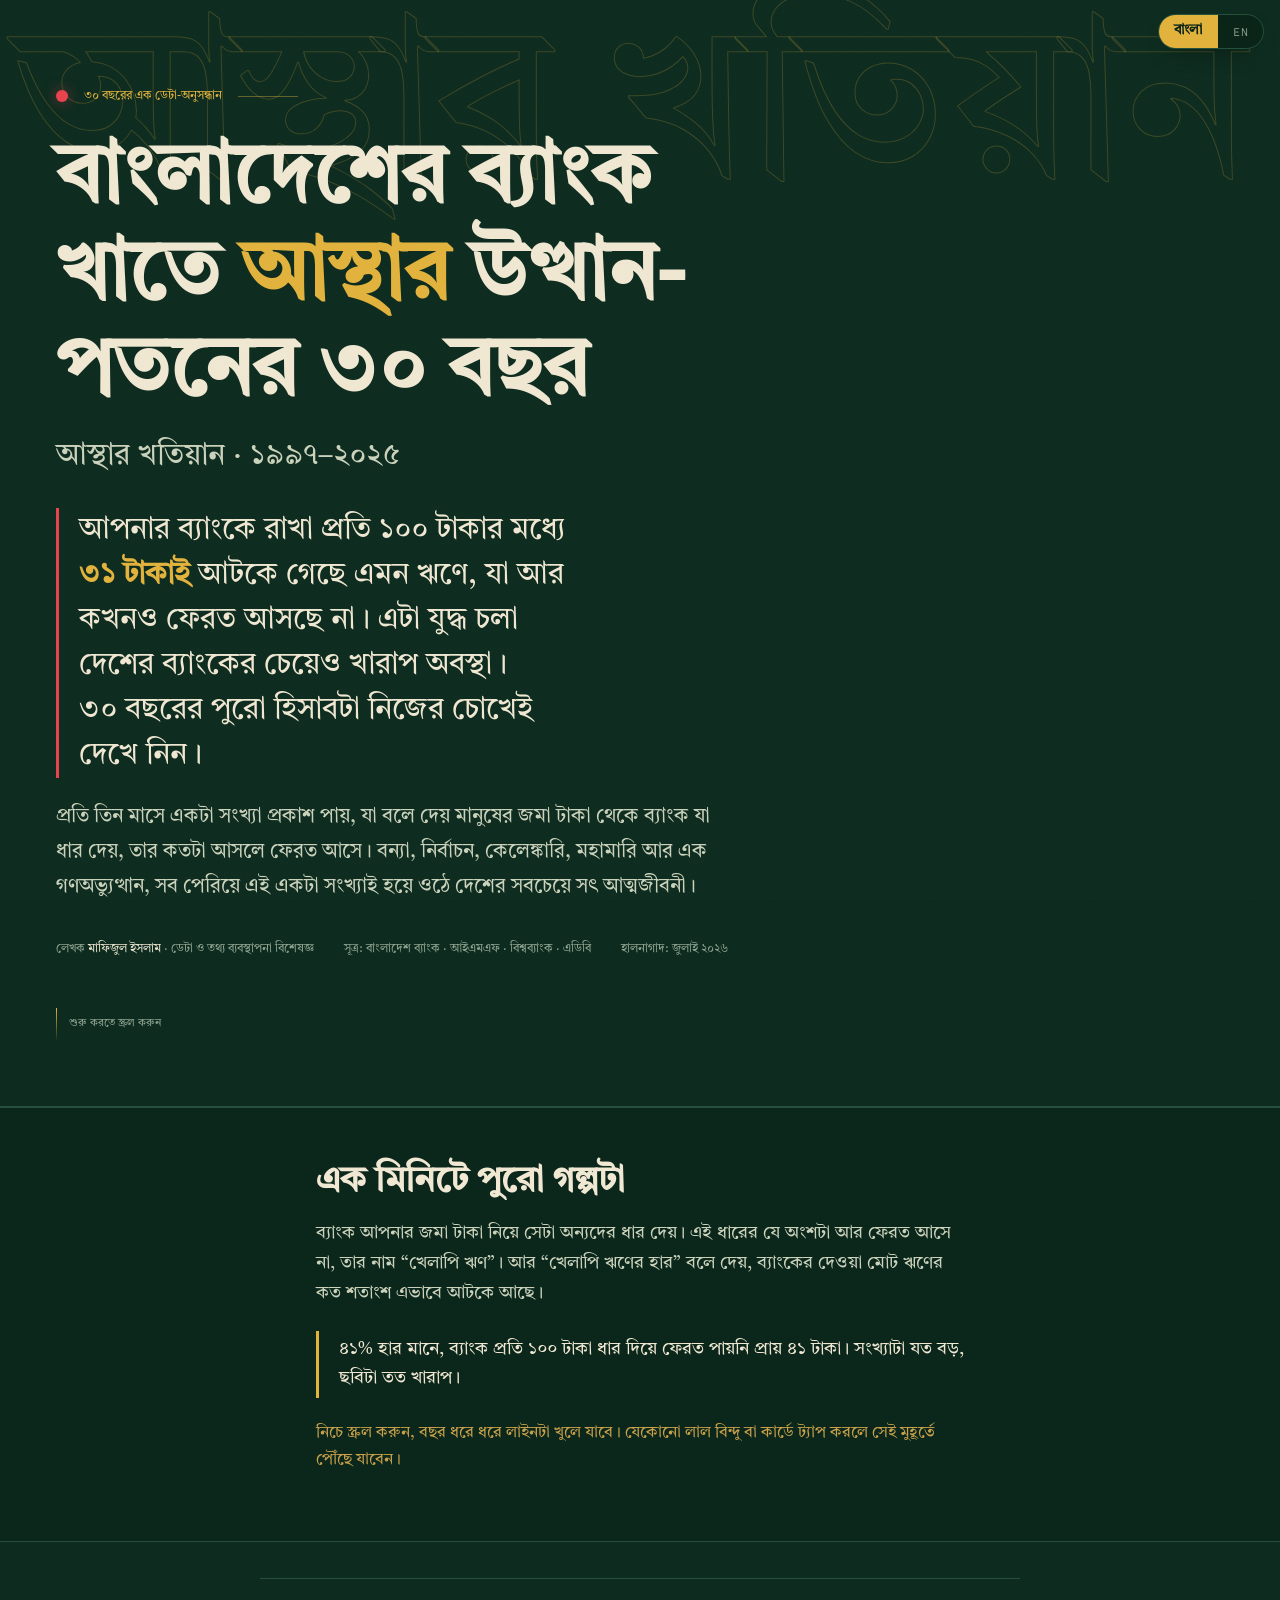
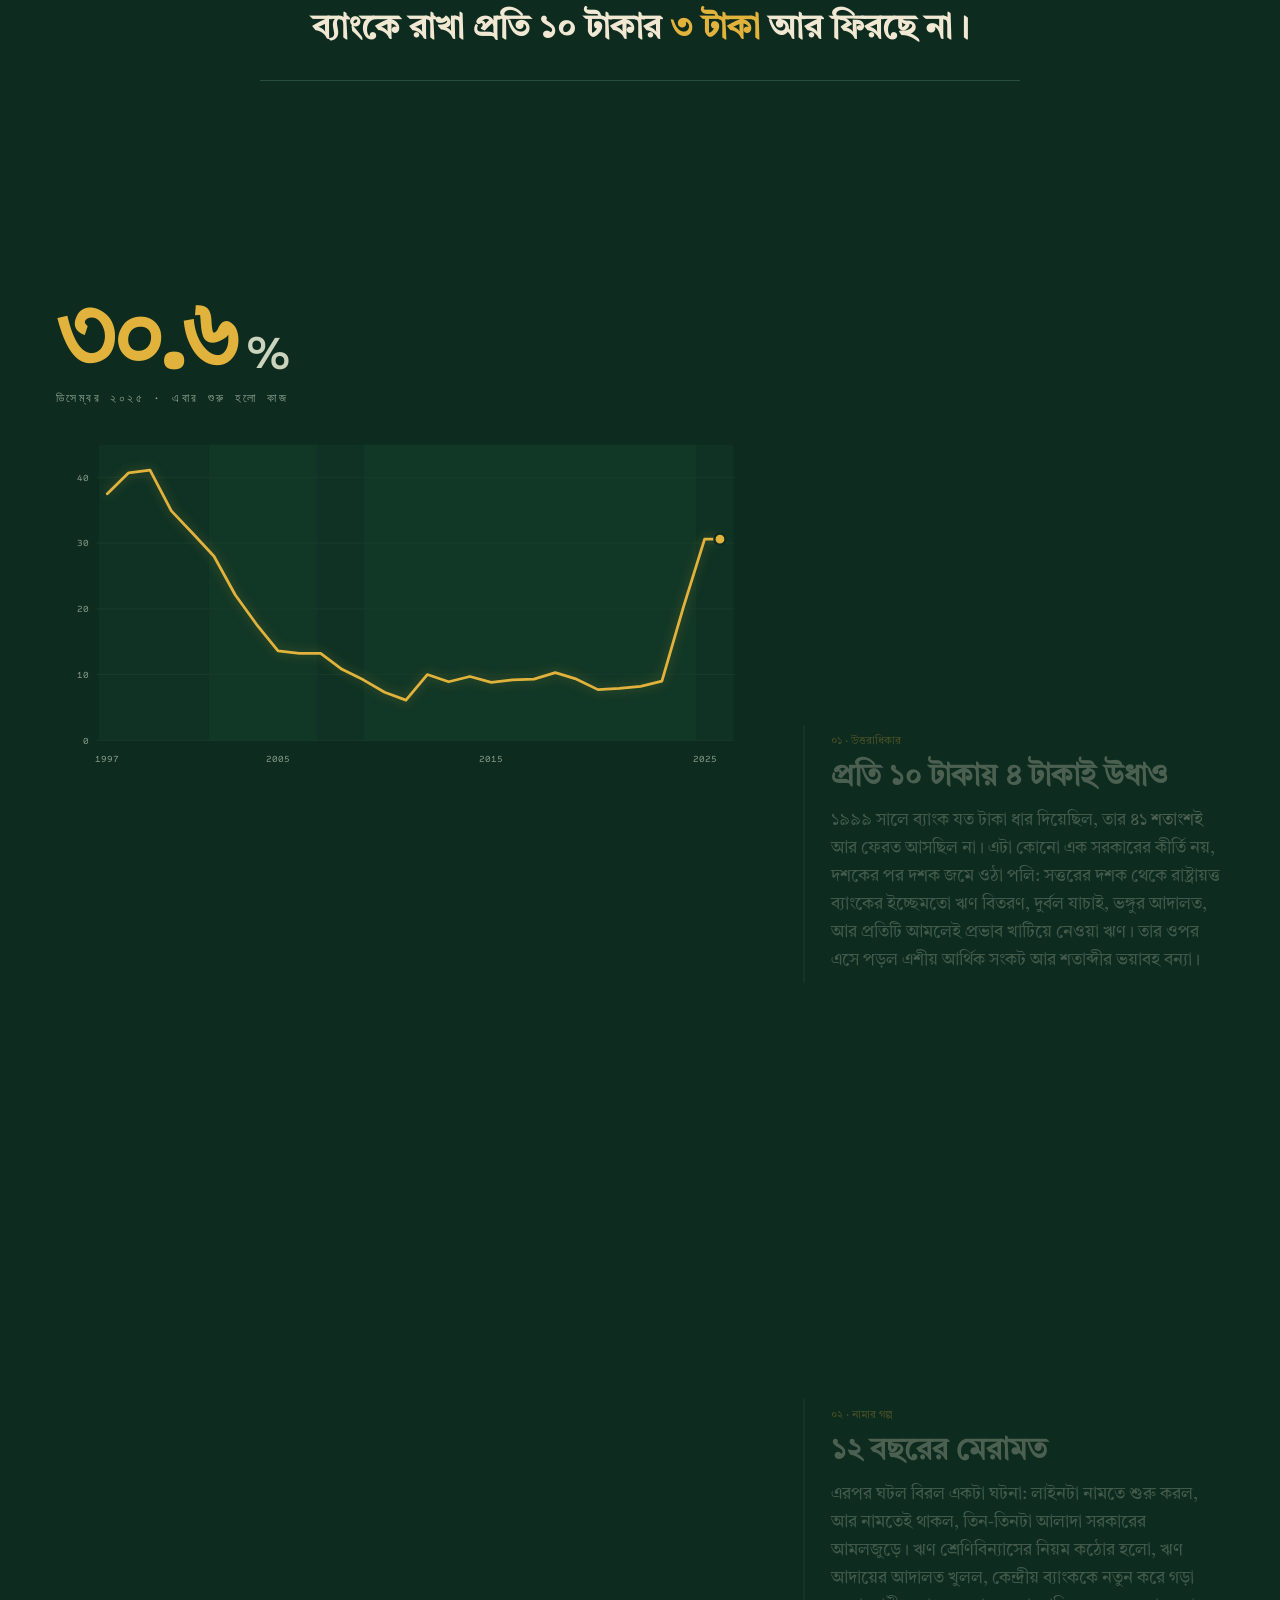
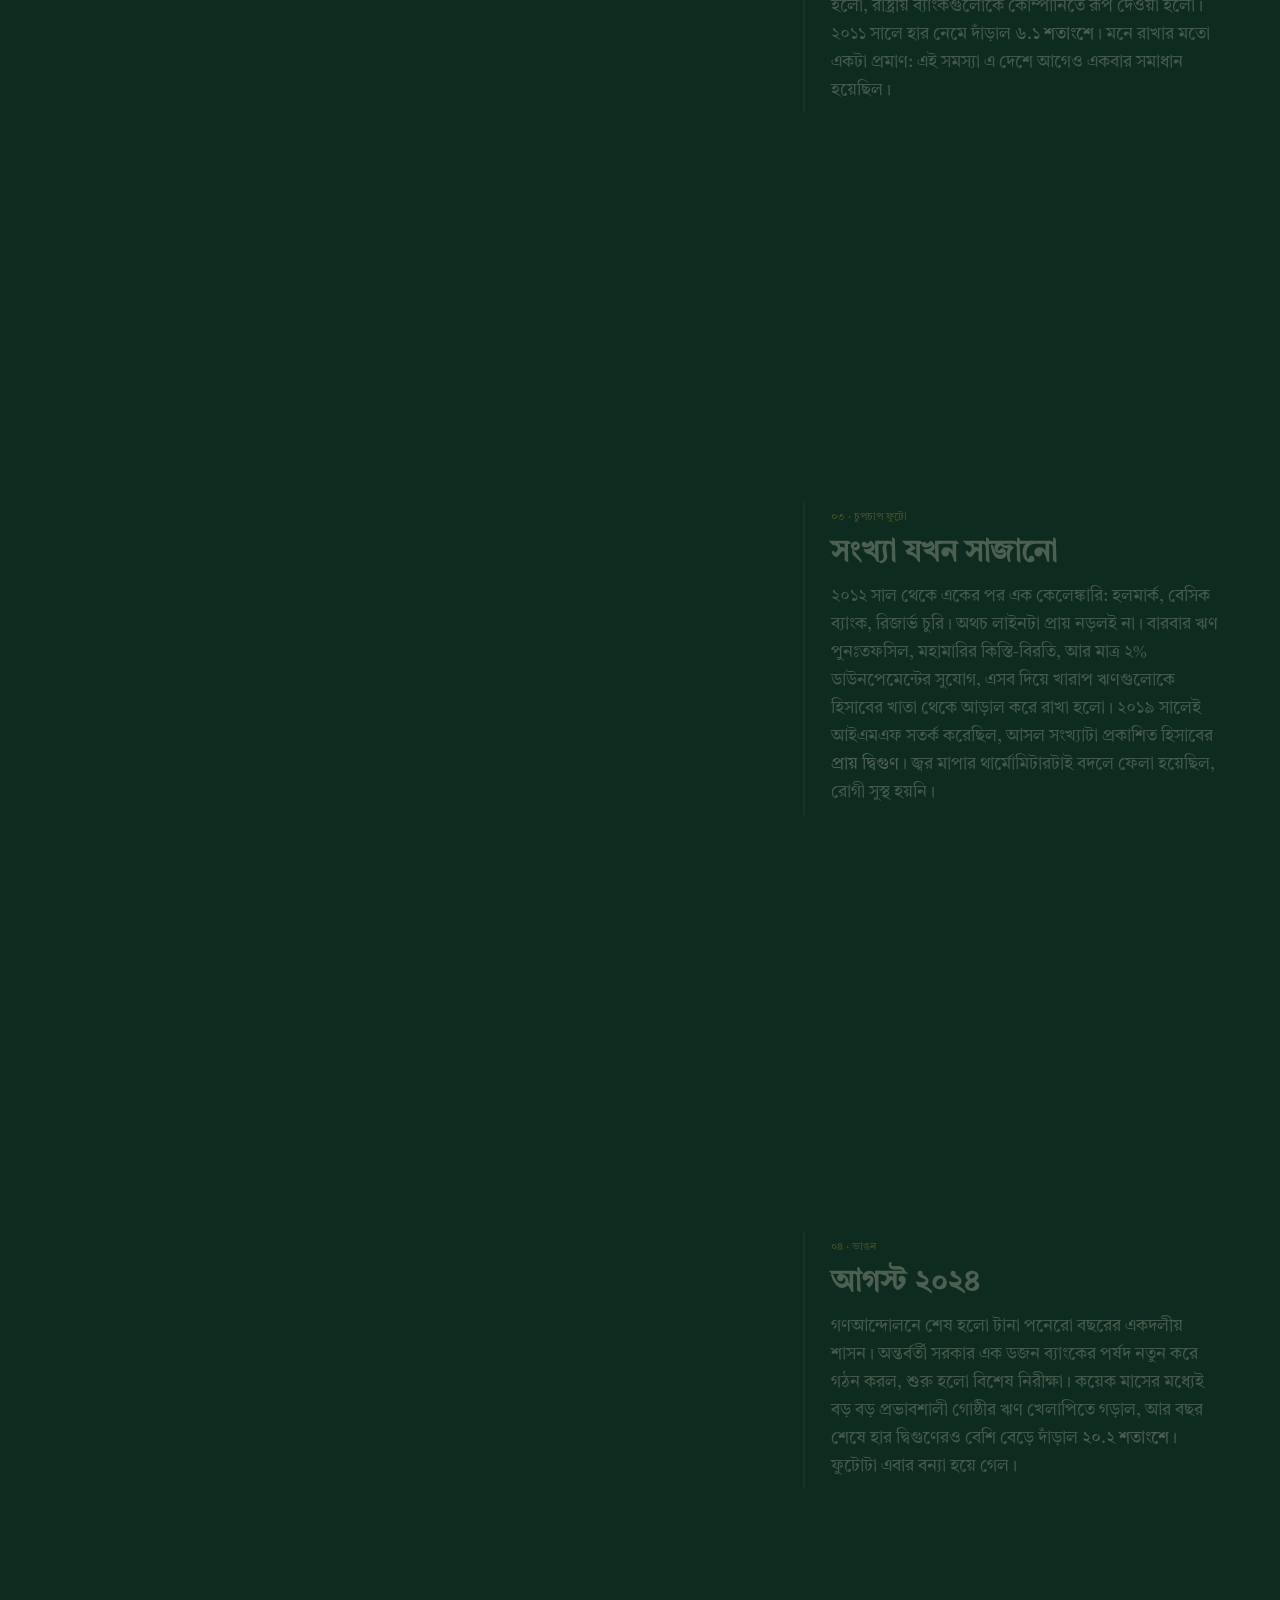
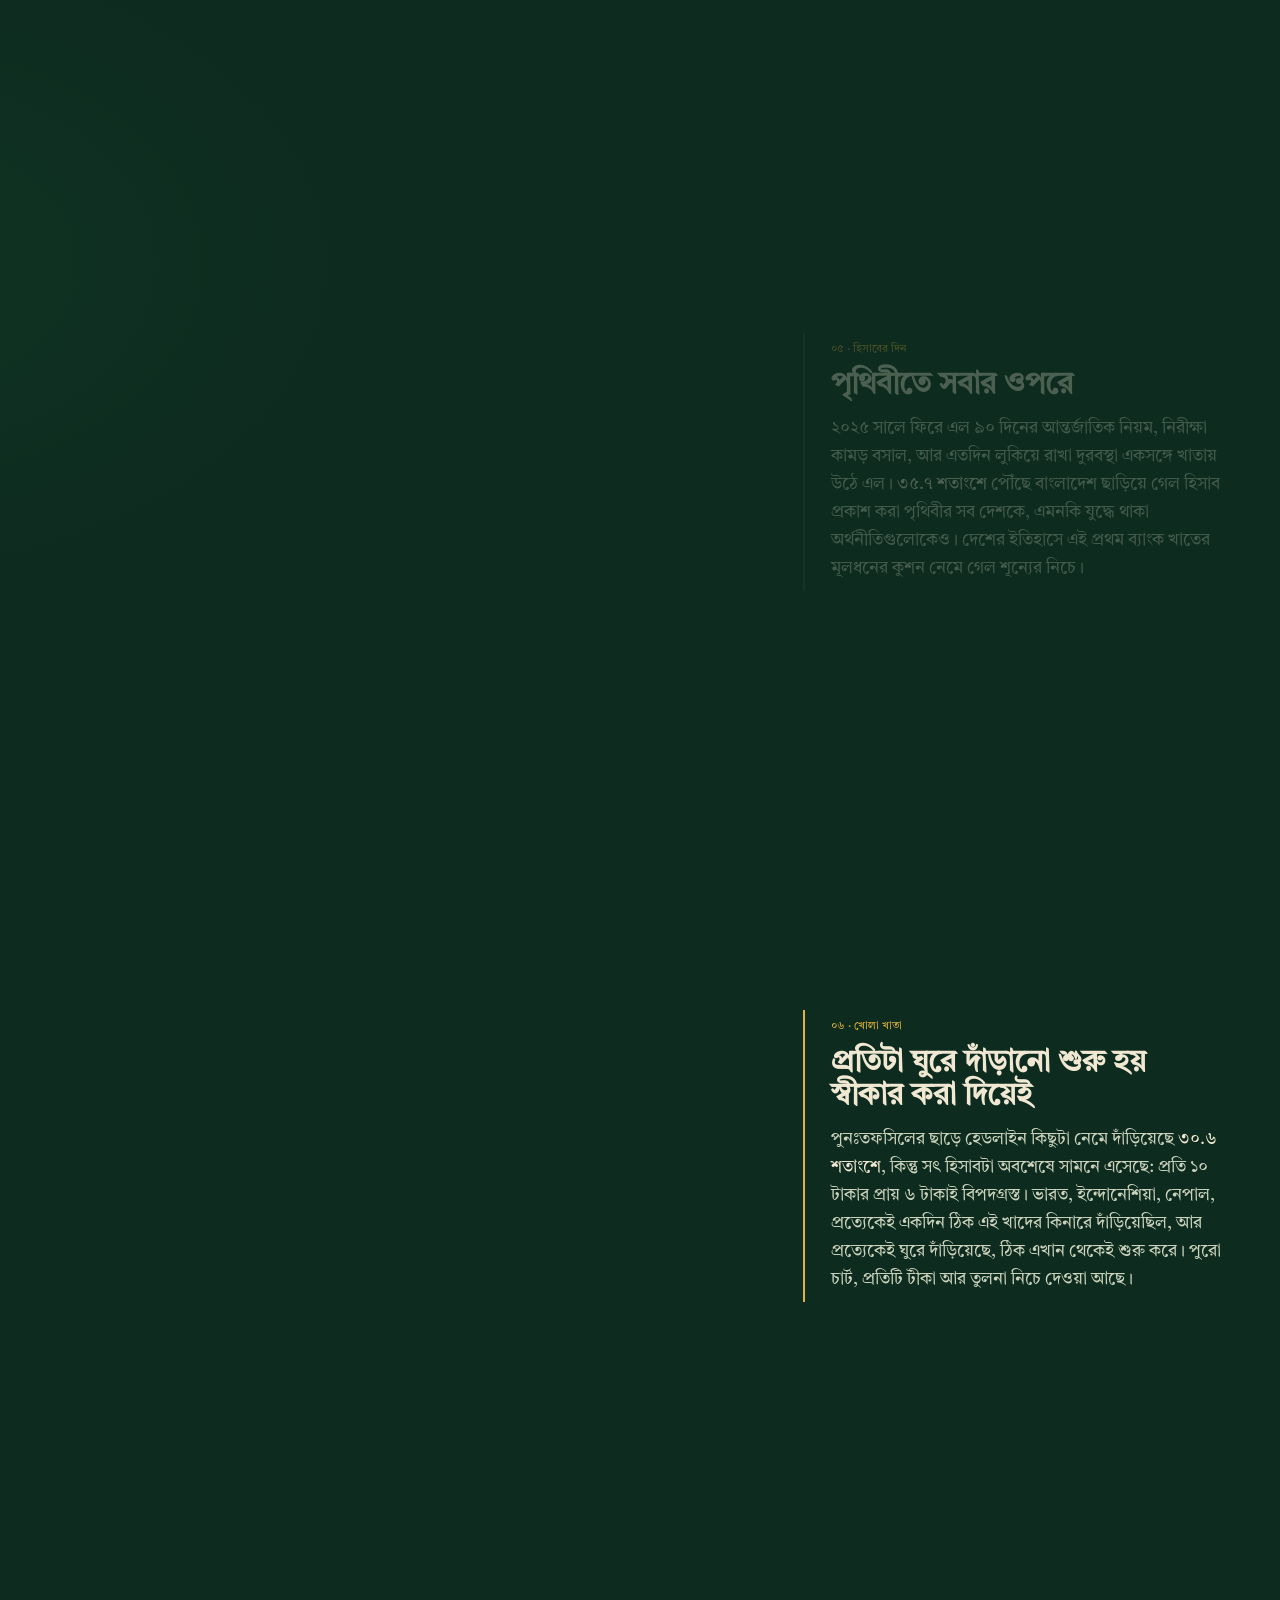
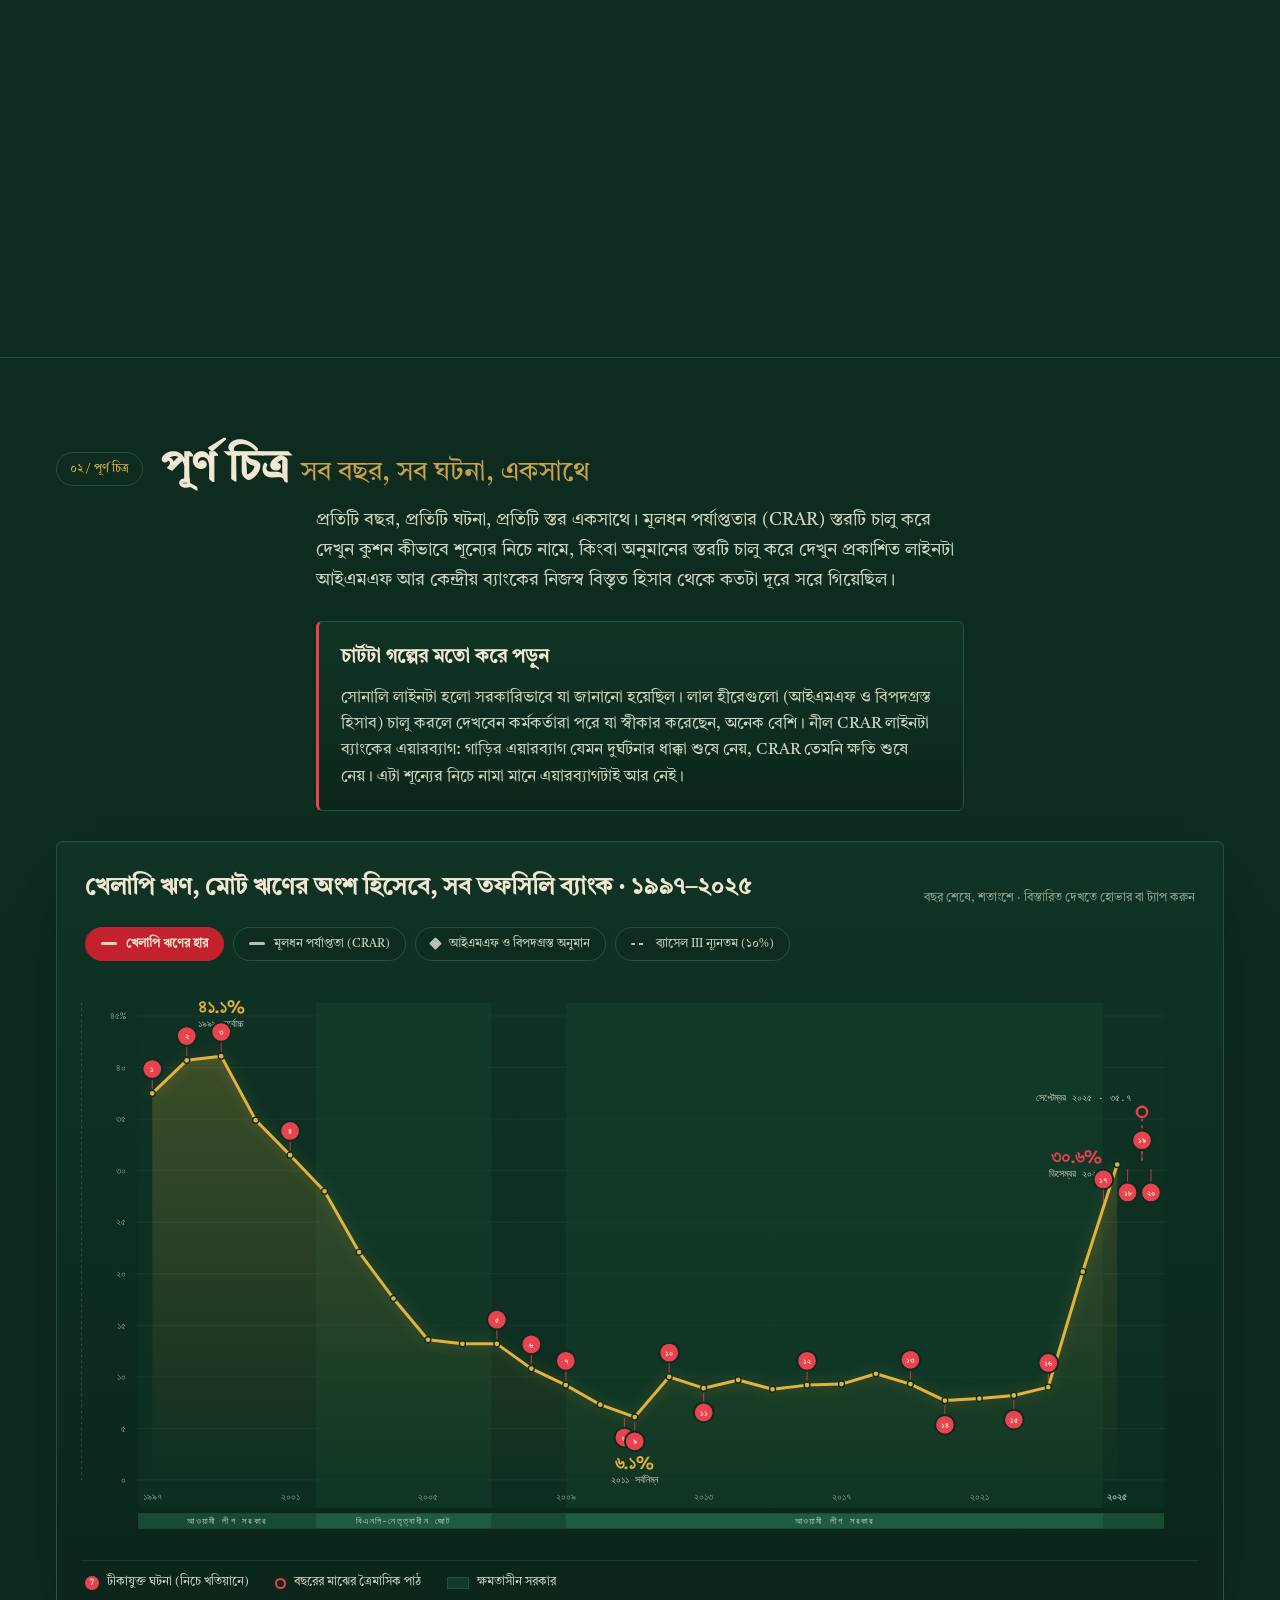
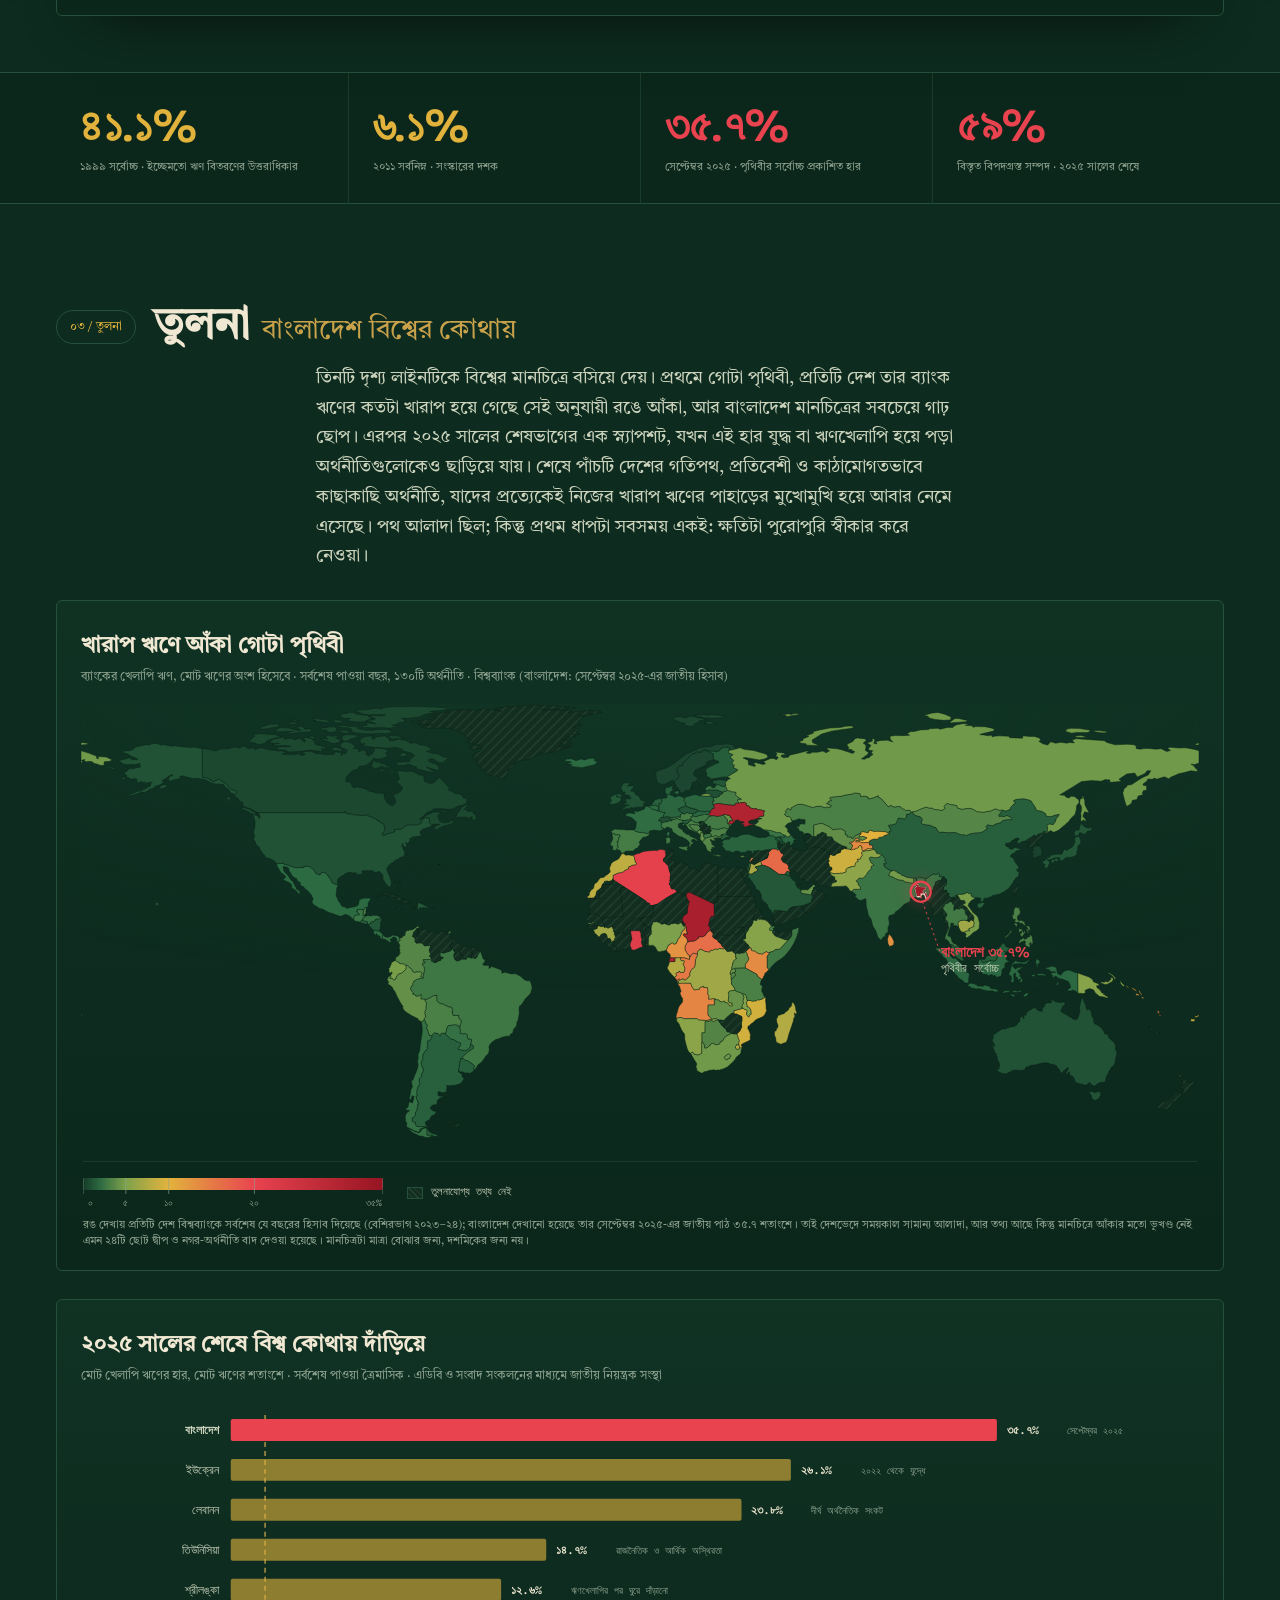
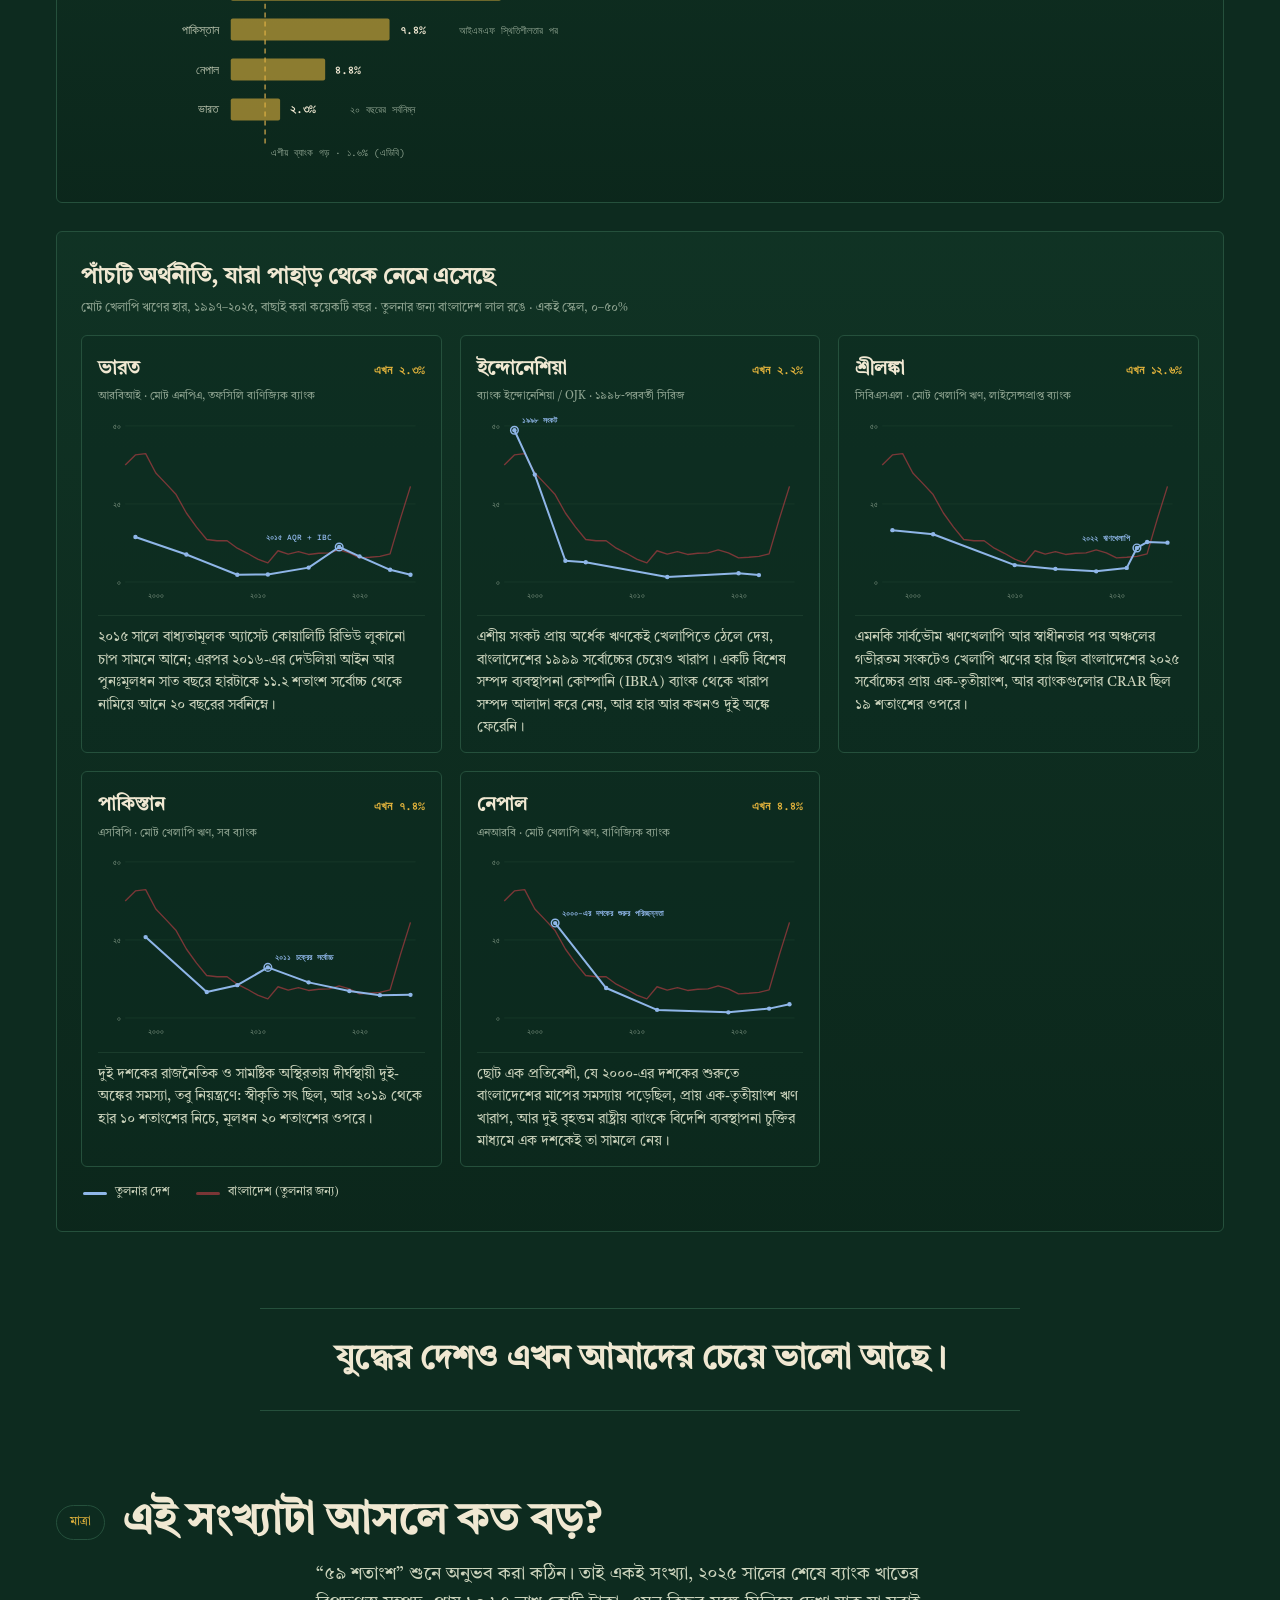
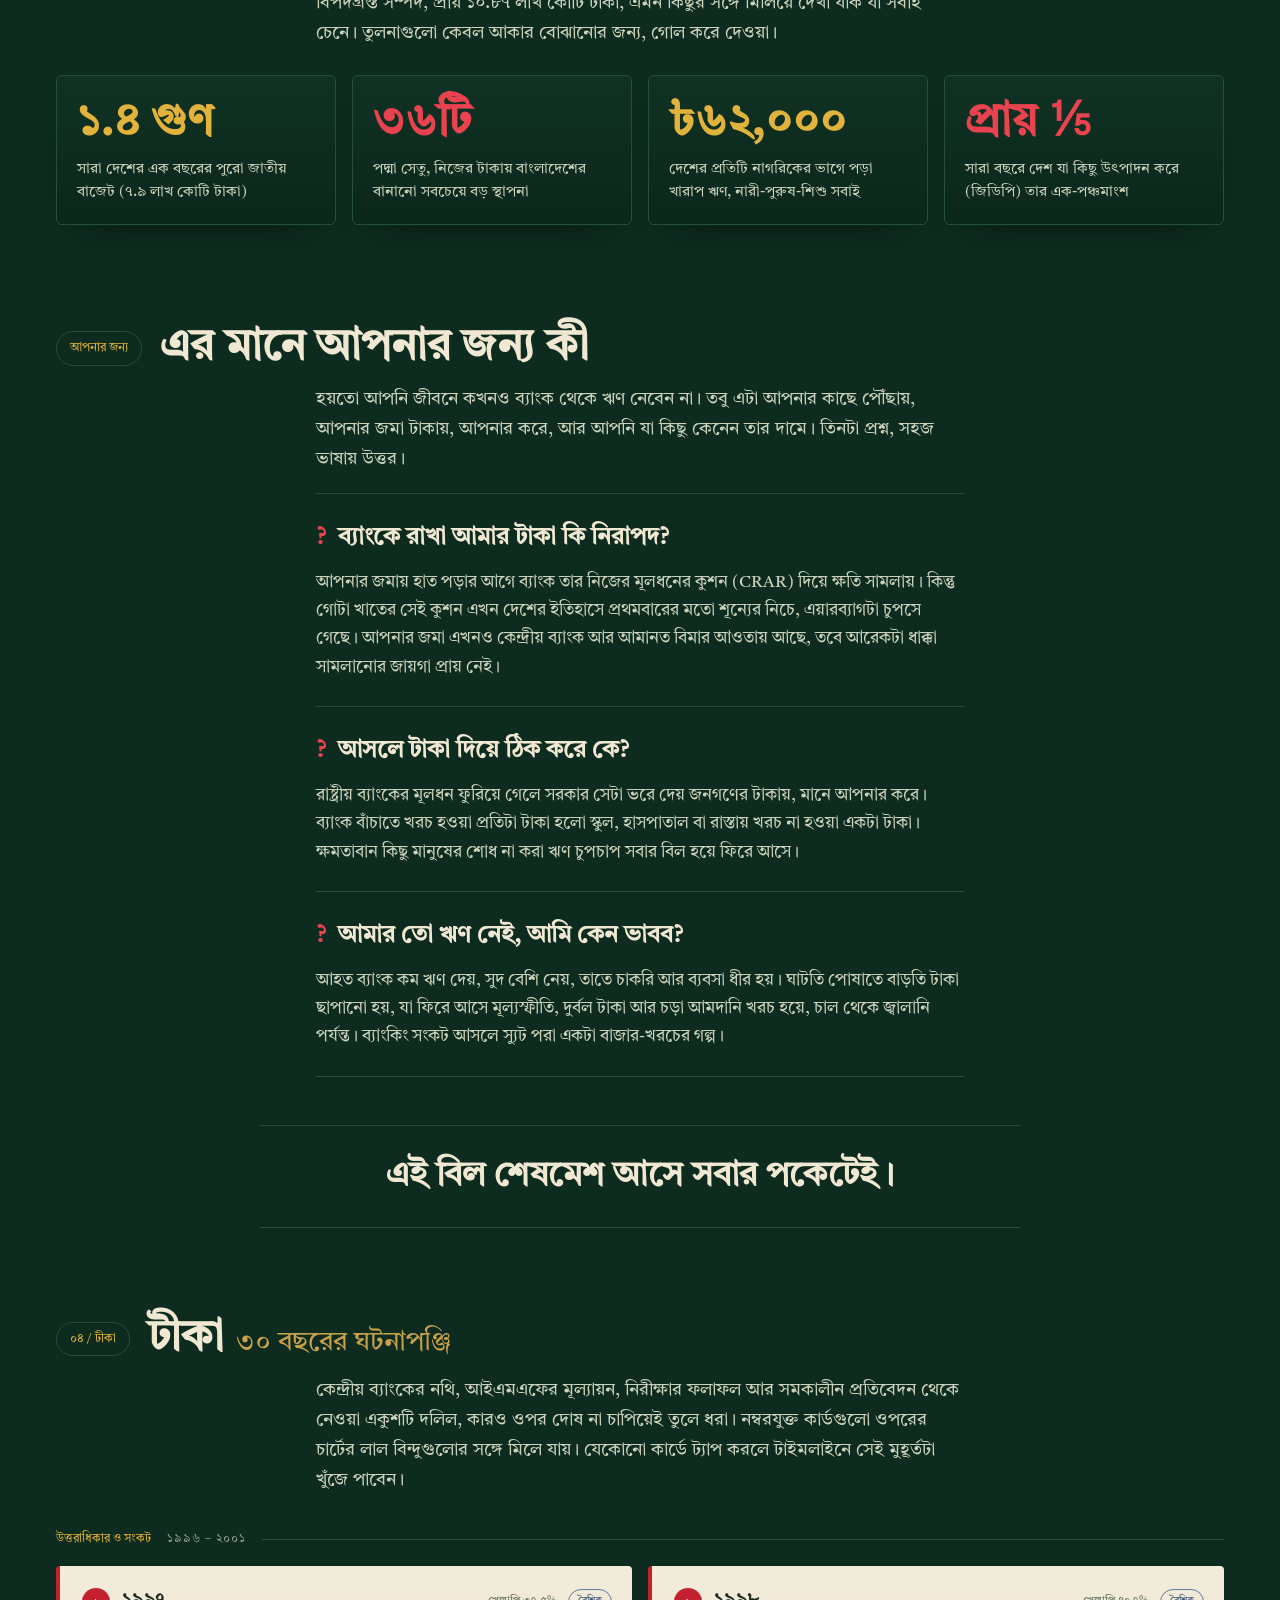
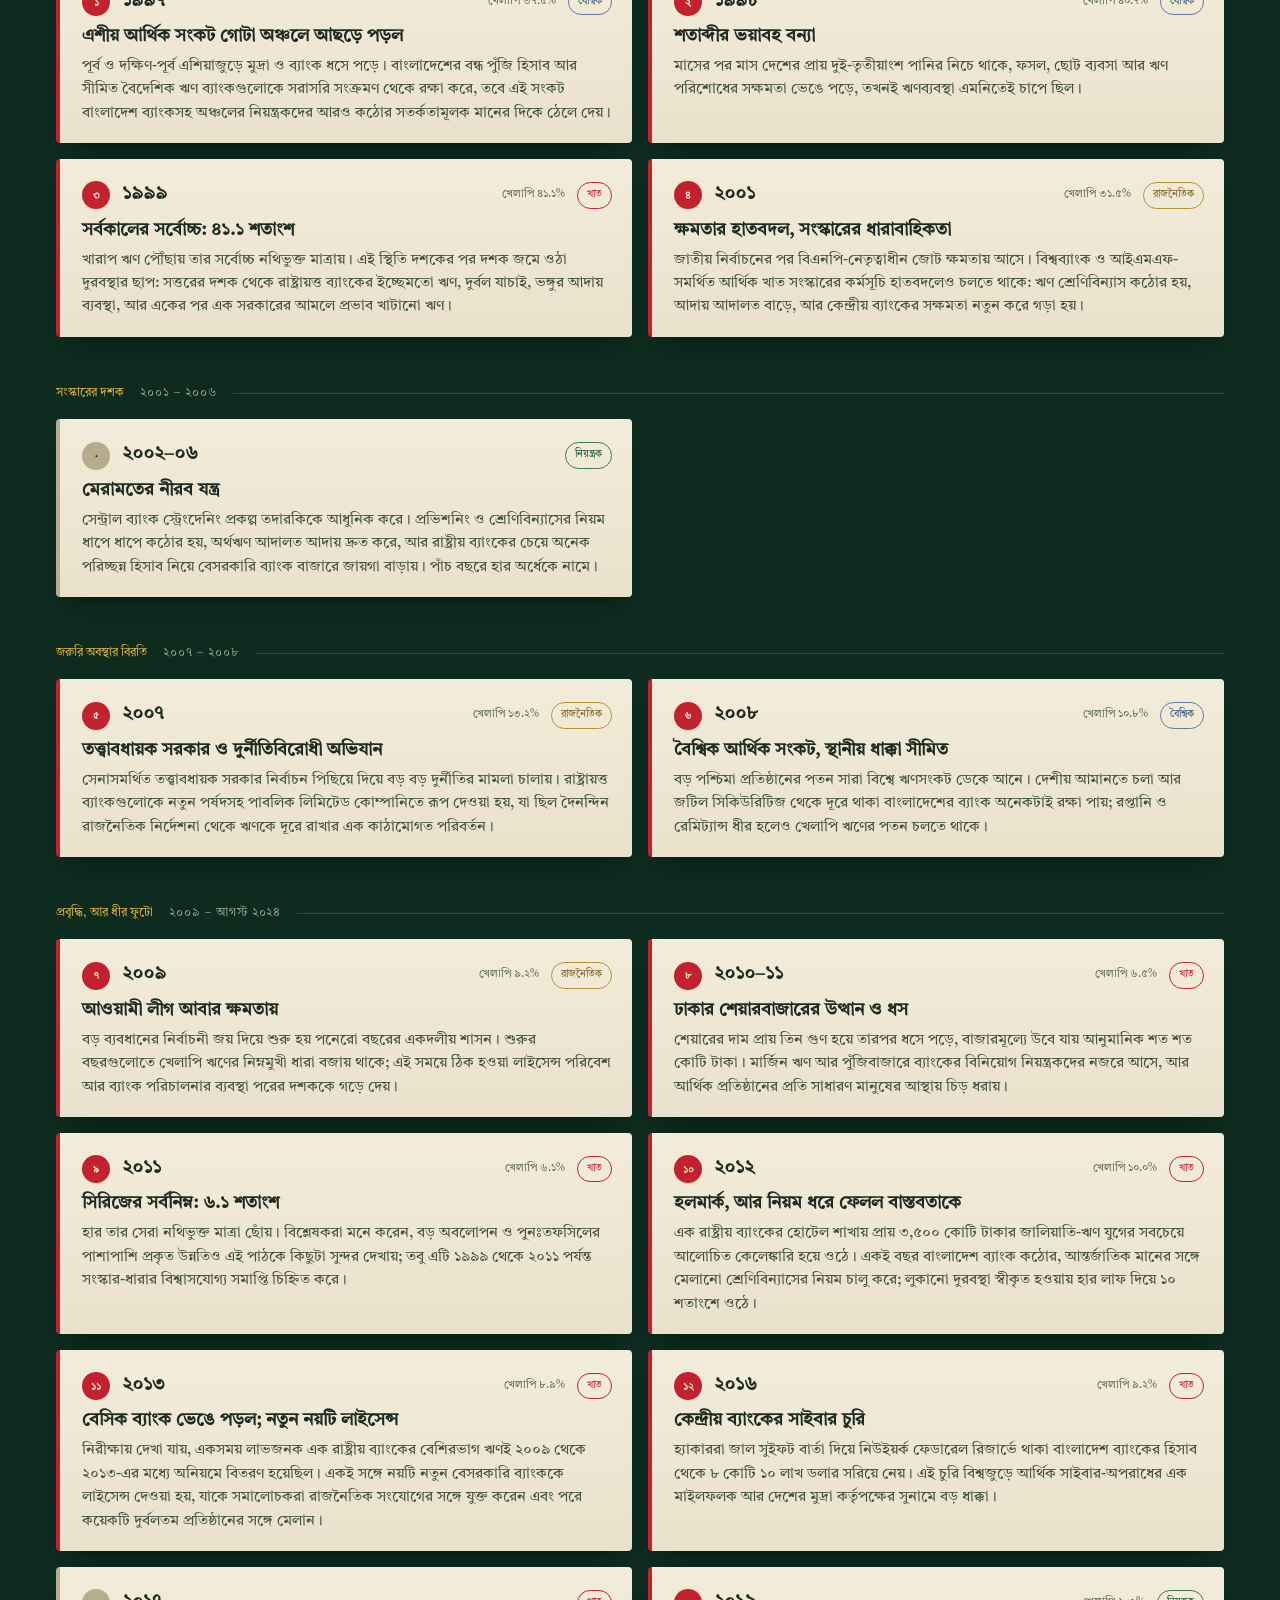
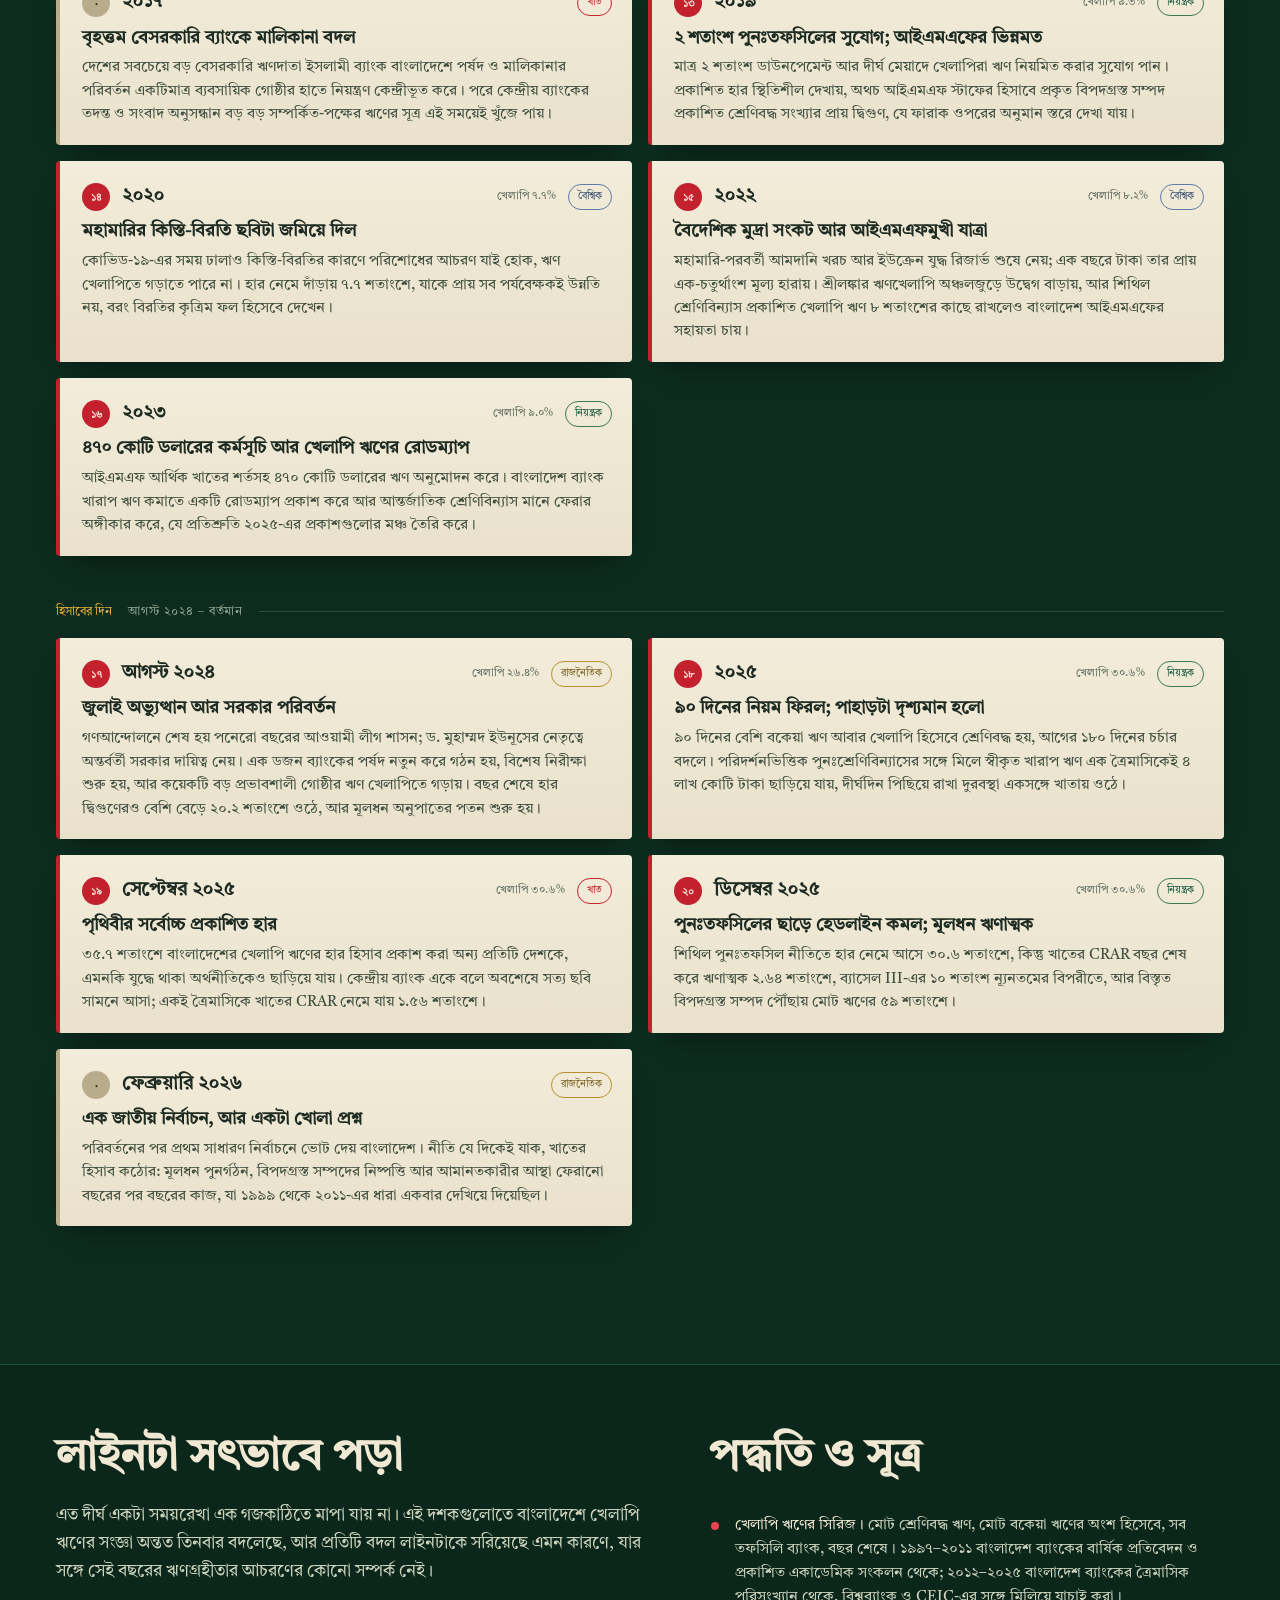
<file: index.html>
<!DOCTYPE html>
<html lang="bn" data-lang="bn">
<head>
<meta charset="UTF-8" />
<meta name="viewport" content="width=device-width, initial-scale=1.0" />
<title>আস্থার খতিয়ান · The Ledger of Trust</title>
<meta name="description" content="বাংলাদেশের ব্যাংক খাতের ৩০ বছর, একটিমাত্র সংখ্যায়: খেলাপি ঋণের হার। স্ক্রল করে দেখুন আস্থার উত্থান-পতনের পুরো হিসাব। Thirty years of Bangladesh's banking sector in one number, as a scroll-driven data essay." />
<link rel="preconnect" href="https://fonts.googleapis.com" />
<link rel="preconnect" href="https://fonts.gstatic.com" crossorigin />
<link href="https://fonts.googleapis.com/css2?family=Bricolage+Grotesque:opsz,wght@12..96,300;12..96,400;12..96,500;12..96,600;12..96,700&family=Archivo:wght@300;400;500;600&family=Sometype+Mono:wght@400;500;600&family=Tiro+Bangla&display=swap" rel="stylesheet" />
<style>
/* ==============================================================
   আস্থার খতিয়ান · THE LEDGER OF TRUST
   Design language: the night ledger. A banker's-lamp field of
   bottle green, gold data ink, flag-red annotation discs, and
   archival paper exhibits pinned to the dark. Bilingual masthead.
   Type: Bricolage Grotesque / Archivo / Sometype Mono / Tiro Bangla
   ============================================================== */
:root{
  --field:#0D2B1F;
  --field-2:#0A2318;
  --field-3:#133A29;
  --hair:#25503C;
  --hair-2:#1A3C2C;
  --cream:#F0E8D2;
  --cream-2:#CBD3BC;
  --dim:#8FA491;
  --gold:#E2B33C;
  --gold-2:#C9A24B;
  --red:#E8434F;
  --red-deep:#C4212F;
  --blue:#8FB6E8;
  --paper:#F2ECDA;
  --paper-2:#E9E1CB;
  --paper-ink:#1E2B22;
  --paper-dim:#5C6A5C;
  --max:1220px;
  --text-col:700px;
}
*{box-sizing:border-box;margin:0;padding:0}
html{scroll-behavior:smooth}
@media (prefers-reduced-motion:reduce){
  html{scroll-behavior:auto}
  *,*::before,*::after{animation:none!important;transition:none!important}
}
body{
  background:
    radial-gradient(1200px 700px at 75% -10%, #16402E 0%, transparent 60%),
    radial-gradient(900px 600px at -10% 30%, #0F3323 0%, transparent 55%),
    var(--field);
  color:var(--cream);
  font-family:'Archivo',system-ui,sans-serif;
  font-size:17.5px;line-height:1.7;font-weight:300;
  -webkit-font-smoothing:antialiased;
}
::selection{background:var(--gold);color:var(--field-2)}
a{color:var(--gold)}
.wrap{max-width:var(--max);margin:0 auto;padding:0 26px}
.prose{max-width:var(--text-col);margin-left:auto;margin-right:auto}

/* film grain */
body::after{
  content:"";position:fixed;inset:0;pointer-events:none;z-index:60;opacity:.05;
  background-image:url("data:image/svg+xml,%3Csvg xmlns='http://www.w3.org/2000/svg' width='160' height='160'%3E%3Cfilter id='n'%3E%3CfeTurbulence type='fractalNoise' baseFrequency='.9' numOctaves='2'/%3E%3C/filter%3E%3Crect width='160' height='160' filter='url(%23n)' opacity='.5'/%3E%3C/svg%3E");
}
/* reading progress */
#progress{position:fixed;top:0;left:0;height:3px;width:0;background:linear-gradient(90deg,var(--gold),var(--red));z-index:70}

/* ---------- Masthead ---------- */
header.mast{position:relative;overflow:hidden;border-bottom:1px solid var(--hair)}
.mast-inner{position:relative;max-width:var(--max);margin:0 auto;padding:86px 26px 64px}
.bn-ghost{
  position:absolute;top:8px;left:18px;right:0;
  font-family:'Tiro Bangla',serif;
  font-size:clamp(88px,17vw,240px);
  line-height:1;white-space:nowrap;
  color:transparent;
  -webkit-text-stroke:1px rgba(226,179,60,.22);
  pointer-events:none;user-select:none;
}
.kicker{
  font-family:'Sometype Mono',monospace;font-size:12px;letter-spacing:.3em;
  text-transform:uppercase;color:var(--gold);
  display:flex;align-items:center;gap:16px;
}
.kicker .disc{width:12px;height:12px;border-radius:50%;background:var(--red);box-shadow:0 0 14px rgba(232,67,79,.5)}
.kicker::after{content:"";height:1px;flex:0 0 60px;background:var(--gold);opacity:.4}
h1{
  font-family:'Bricolage Grotesque',sans-serif;
  font-weight:600;font-size:clamp(44px,7.6vw,104px);
  line-height:.98;letter-spacing:-.02em;
  margin:26px 0 6px;max-width:15ch;text-wrap:balance;
}
h1 em{font-style:normal;color:var(--gold)}
.bn-sub{font-family:'Tiro Bangla',serif;font-size:clamp(20px,2.6vw,30px);color:var(--cream-2);margin-top:10px}
.hero-hook{font-family:'Bricolage Grotesque',sans-serif;font-weight:500;
  font-size:clamp(20px,2.7vw,30px);line-height:1.34;color:var(--cream);
  max-width:24ch;margin-top:26px;border-left:3px solid var(--red);padding-left:20px;text-wrap:pretty}
[data-lang="bn"] .hero-hook{font-family:'Tiro Bangla',serif;line-height:1.5;max-width:30ch}
.hero-hook b{color:var(--gold);font-weight:600}
.dek{font-size:clamp(17px,1.9vw,20px);color:var(--cream-2);max-width:62ch;margin-top:22px;font-weight:300}
[data-lang="bn"] .dek{font-family:'Tiro Bangla',serif;line-height:1.75}
.byline{margin-top:34px;font-family:'Sometype Mono',monospace;font-size:12px;color:var(--dim);display:flex;flex-wrap:wrap;gap:8px 30px;letter-spacing:.03em}
.byline b{color:var(--cream);font-weight:500}
.scroll-cue{margin-top:48px;font-family:'Sometype Mono',monospace;font-size:11px;letter-spacing:.25em;text-transform:uppercase;color:var(--dim);display:flex;align-items:center;gap:12px}
.scroll-cue .tick{width:1px;height:34px;background:linear-gradient(var(--gold),transparent);animation:drip 2.2s ease infinite}
@keyframes drip{0%{transform:scaleY(0);transform-origin:top}45%{transform:scaleY(1);transform-origin:top}55%{transform:scaleY(1);transform-origin:bottom}100%{transform:scaleY(0);transform-origin:bottom}}

/* ---------- Scrollytelling ---------- */
.story{position:relative;border-bottom:1px solid var(--hair)}
.story-grid{max-width:var(--max);margin:0 auto;display:grid;grid-template-columns:minmax(0,1.25fr) minmax(300px,.75fr);gap:0 44px;padding:0 26px}
.sticky-pane{position:sticky;top:0;height:100vh;display:flex;flex-direction:column;justify-content:center;min-width:0}
.story-num{
  font-family:'Bricolage Grotesque',sans-serif;font-weight:700;
  font-size:clamp(64px,8.5vw,124px);line-height:.9;letter-spacing:-.03em;
  color:var(--gold);font-variant-numeric:tabular-nums;
  display:flex;align-items:baseline;gap:14px;
}
.story-num .pct{font-size:.42em;font-weight:500;color:var(--cream-2)}
.story-numlab{font-family:'Sometype Mono',monospace;font-size:12px;letter-spacing:.2em;text-transform:uppercase;color:var(--dim);margin-top:6px;min-height:18px}
#storychart{display:block;width:100%;height:auto;margin-top:18px}
.steps{padding:46vh 0 50vh}
.step{min-height:78vh;display:flex;align-items:center}
.step-card{
  border-left:2px solid var(--hair);padding:8px 0 8px 26px;
  opacity:.28;transform:translateY(8px);
  transition:opacity .45s ease,transform .45s ease,border-color .45s ease;
}
.step.active .step-card{opacity:1;transform:none;border-color:var(--gold)}
.step-kicker{font-family:'Sometype Mono',monospace;font-size:11px;letter-spacing:.25em;text-transform:uppercase;color:var(--gold)}
.step-card h3{font-family:'Bricolage Grotesque',sans-serif;font-weight:600;font-size:clamp(22px,2.4vw,30px);line-height:1.12;margin:10px 0 12px;letter-spacing:-.01em}
.step-card p{font-size:16.5px;color:var(--cream-2);line-height:1.7}
.step-card p b{color:var(--cream);font-weight:500}
/* story svg */
.s-band{opacity:0;transition:opacity .5s ease}
.s-band.on{opacity:.5}
.s-grid{stroke:var(--hair-2);stroke-width:1}
.s-axis{font-family:'Sometype Mono',monospace;font-size:10.5px;fill:var(--dim)}
.s-line{fill:none;stroke:var(--gold);stroke-width:3;stroke-linejoin:round;stroke-linecap:round;filter:drop-shadow(0 0 6px rgba(226,179,60,.35))}
.s-cursor{fill:var(--gold);stroke:var(--field);stroke-width:2.5}
.s-flag{font-family:'Sometype Mono',monospace;font-size:11px;fill:var(--cream-2)}
.s-ghost{fill:none;stroke:var(--hair);stroke-width:1.4;stroke-dasharray:2 5}

/* ---------- Section chrome ---------- */
section{padding:88px 0 12px}
.sec-head{max-width:var(--max);margin:0 auto 14px;padding:0 26px;display:flex;align-items:center;gap:18px}
.sec-no{font-family:'Sometype Mono',monospace;font-size:12px;color:var(--gold);letter-spacing:.2em;border:1px solid var(--hair);border-radius:999px;padding:6px 13px;white-space:nowrap}
h2{font-family:'Bricolage Grotesque',sans-serif;font-weight:600;font-size:clamp(28px,3.6vw,44px);letter-spacing:-.015em;line-height:1.05;text-wrap:balance}
.sec-bn{font-family:'Tiro Bangla',serif;color:var(--gold-2);font-size:.62em;font-weight:400;margin-left:12px}
.sec-intro{max-width:var(--text-col);margin:14px auto 0;padding:0 26px;color:var(--cream-2)}
.sec-intro p{margin-bottom:18px}

/* ---------- Explore chart ---------- */
.chart-shell{margin:30px auto 0;max-width:var(--max);padding:0 26px}
.chart-card{
  background:linear-gradient(180deg,rgba(19,58,41,.55),rgba(10,35,24,.55));
  border:1px solid var(--hair);
  border-radius:6px;
  box-shadow:0 30px 60px -40px rgba(0,0,0,.8), inset 0 1px 0 rgba(240,232,210,.05);
  padding:26px 24px 14px;position:relative;backdrop-filter:blur(2px);
}
.chart-title-row{display:flex;justify-content:space-between;align-items:flex-end;flex-wrap:wrap;gap:10px 20px;padding:0 4px 6px}
.chart-title{font-family:'Bricolage Grotesque',sans-serif;font-weight:600;font-size:clamp(18px,2.1vw,24px)}
.chart-sub{font-family:'Sometype Mono',monospace;font-size:11.5px;color:var(--dim);letter-spacing:.04em}
.layers{display:flex;flex-wrap:wrap;gap:9px;padding:12px 4px 14px}
.layer-btn{
  font-family:'Sometype Mono',monospace;font-size:11.5px;letter-spacing:.03em;
  padding:8px 15px;border-radius:999px;cursor:pointer;
  border:1px solid var(--hair);background:rgba(13,43,31,.6);color:var(--cream-2);
  display:inline-flex;align-items:center;gap:9px;transition:all .18s ease;
}
.layer-btn:hover{border-color:var(--gold-2);color:var(--cream)}
.layer-btn .swatch{width:16px;height:3px;border-radius:2px;background:currentColor;opacity:.9}
.layer-btn .swatch.dia{width:9px;height:9px;border-radius:1px;transform:rotate(45deg)}
.layer-btn .swatch.dash{background:repeating-linear-gradient(90deg,currentColor 0 4px,transparent 4px 8px);height:2px}
.layer-btn[aria-pressed="true"]{background:var(--gold);border-color:var(--gold);color:var(--field-2);font-weight:600}
.layer-btn.fixed{cursor:default;background:var(--red-deep);border-color:var(--red-deep);color:var(--cream)}
#chart{display:block;width:100%;height:auto}
.legend{display:flex;flex-wrap:wrap;gap:10px 26px;padding:12px 4px 8px;font-family:'Sometype Mono',monospace;font-size:11.5px;color:var(--cream-2);border-top:1px solid var(--hair-2);margin-top:8px}
.legend span{display:inline-flex;align-items:center;gap:8px}
.key-disc{width:14px;height:14px;border-radius:50%;background:var(--red);color:var(--cream);font-size:8px;display:inline-flex;align-items:center;justify-content:center;font-weight:600}
.key-hollow{width:11px;height:11px;border-radius:50%;border:2.5px solid var(--red)}
.key-band{width:22px;height:12px;background:var(--field-3);border:1px solid var(--hair)}
/* explore svg */
.gridline{stroke:var(--hair-2);stroke-width:1}
.zeroline{stroke:#4E7A62;stroke-width:1.2}
.axis-lab,.axis-lab-y{font-family:'Sometype Mono',monospace;font-size:11px;fill:var(--dim)}
.era-lab{font-family:'Sometype Mono',monospace;font-size:9.5px;letter-spacing:.14em;fill:var(--cream-2);text-transform:uppercase}
.npl-line{fill:none;stroke:var(--gold);stroke-width:3.2;stroke-linejoin:round;stroke-linecap:round;filter:drop-shadow(0 0 7px rgba(226,179,60,.3))}
.npl-area{fill:url(#areaGrad)}
.crar-line{fill:none;stroke:var(--blue);stroke-width:2.3;stroke-linejoin:round}
.crar-dot{fill:var(--blue);stroke:var(--field);stroke-width:1.6}
.basel-line{stroke:var(--blue);stroke-width:1.2;stroke-dasharray:6 5;opacity:.7}
.dist-dia{fill:var(--field);stroke:var(--red);stroke-width:2}
.dist-stem{stroke:var(--red);stroke-width:1.2;stroke-dasharray:2 4;opacity:.8}
.series-lab{font-family:'Sometype Mono',monospace;font-size:10.5px;font-weight:600}
.disc{cursor:pointer}
.disc circle{fill:var(--red);stroke:var(--field);stroke-width:2;transition:transform .15s ease,fill .15s ease}
.disc text{font-family:'Sometype Mono',monospace;font-size:9px;font-weight:600;fill:var(--cream);pointer-events:none}
.disc:hover circle,.disc.active circle{fill:#FF6B75;transform:scale(1.3);transform-box:fill-box;transform-origin:center}
.callout{font-family:'Sometype Mono',monospace;font-size:10.5px;fill:var(--cream-2)}
.callout .big{font-family:'Bricolage Grotesque',sans-serif;font-size:20px;font-weight:600;fill:var(--gold)}
.callout .big.red{fill:var(--red)}
.peak-stem{stroke:var(--red);stroke-width:1.5;stroke-dasharray:3 4}
.hover-dot{fill:var(--gold);stroke:var(--field);stroke-width:2}
.hover-rule{stroke:var(--cream-2);stroke-width:1;stroke-dasharray:2 4;opacity:.5}
.tip{
  position:absolute;pointer-events:none;background:var(--paper);color:var(--paper-ink);
  padding:11px 14px;border-radius:3px;font-family:'Sometype Mono',monospace;font-size:12px;line-height:1.55;
  max-width:290px;opacity:0;transform:translateY(4px);transition:opacity .12s ease,transform .12s ease;
  box-shadow:0 14px 30px -12px rgba(0,0,0,.7);z-index:5;
}
.tip.show{opacity:1;transform:none}
.tip .t-year{color:var(--red-deep);font-weight:600;letter-spacing:.06em}
.tip .t-val{font-family:'Bricolage Grotesque',sans-serif;font-size:21px;font-weight:600}
.tip .t-sub{font-size:11px;color:var(--paper-dim);margin-top:2px}
.tip .t-ev{margin-top:7px;padding-top:7px;border-top:1px solid #D8CFB5;font-family:'Archivo',sans-serif;font-size:13px;font-weight:400}

/* ---------- Figures strip ---------- */
.figures{border-top:1px solid var(--hair);border-bottom:1px solid var(--hair);margin-top:56px;background:rgba(10,35,24,.5)}
.figures .wrap{display:grid;grid-template-columns:repeat(4,1fr)}
.fig{padding:30px 24px 26px;border-left:1px solid var(--hair-2)}
.fig:first-child{border-left:none}
.fig .num{font-family:'Bricolage Grotesque',sans-serif;font-size:clamp(30px,3.6vw,48px);font-weight:600;line-height:1;color:var(--gold);font-variant-numeric:tabular-nums}
.fig .num.red{color:var(--red)}
.fig .lab{margin-top:10px;font-family:'Sometype Mono',monospace;font-size:11px;letter-spacing:.1em;text-transform:uppercase;color:var(--dim);line-height:1.6}

/* ---------- Comparison ---------- */
.compare{max-width:var(--max);margin:28px auto 0;padding:0 26px}
.comp-card{
  background:linear-gradient(180deg,rgba(19,58,41,.5),rgba(10,35,24,.5));
  border:1px solid var(--hair);border-radius:6px;padding:26px 24px 20px;margin-bottom:28px;
}
.comp-card h3{font-family:'Bricolage Grotesque',sans-serif;font-weight:600;font-size:clamp(18px,2.1vw,23px);margin-bottom:2px}
.comp-card .sub{font-family:'Sometype Mono',monospace;font-size:11.5px;color:var(--dim);letter-spacing:.04em;margin-bottom:16px}
#snapshot{display:block;width:100%;height:auto}
.bar-lab{font-family:'Sometype Mono',monospace;font-size:12px;fill:var(--cream-2)}
.bar-val{font-family:'Sometype Mono',monospace;font-size:12px;font-weight:600;fill:var(--cream)}
.bar-note{font-family:'Sometype Mono',monospace;font-size:10px;fill:var(--dim)}
.multiples{display:grid;grid-template-columns:repeat(3,1fr);gap:18px}
.panel{border:1px solid var(--hair);border-radius:6px;padding:18px 16px 14px;background:rgba(13,43,31,.45);transition:border-color .2s ease,transform .2s ease}
.panel:hover{border-color:var(--gold-2);transform:translateY(-2px)}
.panel h4{font-family:'Bricolage Grotesque',sans-serif;font-weight:600;font-size:19px;display:flex;align-items:baseline;justify-content:space-between;gap:10px}
.panel h4 .now{font-family:'Sometype Mono',monospace;font-size:12px;font-weight:600;color:var(--gold)}
.panel .storyl{font-family:'Sometype Mono',monospace;font-size:10.5px;color:var(--dim);margin:3px 0 10px;line-height:1.5}
.panel svg{display:block;width:100%;height:auto}
.panel .take{font-size:14px;color:var(--cream-2);line-height:1.6;margin-top:10px;border-top:1px solid var(--hair-2);padding-top:10px;font-weight:300}
.mini-line{fill:none;stroke:var(--blue);stroke-width:2.2;stroke-linejoin:round;stroke-linecap:round}
.mini-bd{fill:none;stroke:var(--red);stroke-width:1.5;opacity:.5;stroke-linejoin:round}
.mini-axis{font-family:'Sometype Mono',monospace;font-size:9px;fill:var(--dim)}
.mini-grid{stroke:var(--hair-2);stroke-width:.8}
.mini-note{font-family:'Sometype Mono',monospace;font-size:9px;fill:var(--blue);font-weight:600}
.comp-legend{display:flex;flex-wrap:wrap;gap:10px 26px;margin:16px 2px 4px;font-family:'Sometype Mono',monospace;font-size:11.5px;color:var(--cream-2)}
.comp-legend span{display:inline-flex;align-items:center;gap:8px}
.kl{width:24px;height:3px;border-radius:2px}

/* ---------- Ledger: paper exhibits on the dark field ---------- */
.ledger{max-width:var(--max);margin:34px auto 0;padding:0 26px}
.era-group{margin-bottom:46px}
.era-title{display:flex;align-items:center;gap:16px;font-family:'Sometype Mono',monospace;font-size:12px;letter-spacing:.22em;text-transform:uppercase;color:var(--gold);margin-bottom:16px}
.era-title::after{content:"";flex:1;height:1px;background:var(--hair)}
.era-span{color:var(--dim);letter-spacing:.08em}
.entries{display:grid;grid-template-columns:repeat(2,1fr);gap:16px}
.entry{
  background:linear-gradient(180deg,var(--paper),var(--paper-2));
  color:var(--paper-ink);border-radius:4px;
  padding:20px 20px 18px 22px;cursor:pointer;position:relative;
  box-shadow:0 14px 26px -18px rgba(0,0,0,.75);
  border-left:4px solid var(--red-deep);
  transition:transform .18s ease,box-shadow .18s ease;
}
.entry:hover,.entry.active{transform:translateY(-3px);box-shadow:0 22px 34px -18px rgba(0,0,0,.85)}
.entry.ghost-card{border-left-color:#B7AC8C}
.entry .e-top{display:flex;align-items:center;gap:12px;margin-bottom:8px}
.entry .e-disc{
  width:28px;height:28px;border-radius:50%;flex:0 0 28px;
  background:var(--red-deep);color:var(--paper);
  font-family:'Sometype Mono',monospace;font-size:12px;font-weight:600;
  display:flex;align-items:center;justify-content:center;
}
.entry.ghost-card .e-disc{background:#B7AC8C;color:var(--paper-ink)}
.entry .e-year{font-family:'Bricolage Grotesque',sans-serif;font-weight:700;font-size:19px;letter-spacing:-.01em}
.entry .e-npl{font-family:'Sometype Mono',monospace;font-size:11px;color:var(--paper-dim);margin-left:auto;white-space:nowrap}
.entry .e-tag{font-family:'Sometype Mono',monospace;font-size:9.5px;letter-spacing:.16em;text-transform:uppercase;padding:4px 9px;border-radius:999px;white-space:nowrap;border:1px solid}
.entry .e-tag.pol{border-color:#B7912F;color:#7d6425}
.entry .e-tag.glob{border-color:#5F7BA6;color:#3d5578}
.entry .e-tag.reg{border-color:#3B7A55;color:#1E5B3F}
.entry .e-tag.sec{border-color:var(--red-deep);color:var(--red-deep)}
.entry h3{font-family:'Bricolage Grotesque',sans-serif;font-weight:600;font-size:17.5px;line-height:1.25;margin-bottom:7px}
.entry p{font-size:14.5px;color:#41503F;line-height:1.62;font-weight:400}

/* ---------- Reading & method ---------- */
.reading{border-top:1px solid var(--hair);border-bottom:1px solid var(--hair);margin-top:80px;padding:70px 0 52px;background:rgba(10,35,24,.5)}
.reading .grid{max-width:var(--max);margin:0 auto;padding:0 26px;display:grid;grid-template-columns:1.15fr 1fr;gap:60px}
.reading h2{margin-bottom:20px}
.reading p{font-size:16.5px;margin-bottom:16px;color:var(--cream-2)}
.reading ul{list-style:none;margin-top:6px}
.reading li{font-size:15px;color:var(--cream-2);padding:12px 0 12px 26px;position:relative;border-bottom:1px solid var(--hair-2);line-height:1.6;font-weight:300}
.reading li::before{content:"";position:absolute;left:2px;top:20px;width:8px;height:8px;border-radius:50%;background:var(--red)}
.reading li b{color:var(--cream);font-weight:500}

footer{padding:46px 26px 64px;max-width:var(--max);margin:0 auto}
.foot-rule{border-top:1px solid var(--hair);padding-top:24px;display:flex;justify-content:space-between;gap:30px;flex-wrap:wrap;align-items:flex-start}
footer p{font-family:'Sometype Mono',monospace;font-size:11.5px;color:var(--dim);line-height:1.85;max-width:70ch}
.foot-bn{font-family:'Tiro Bangla',serif;color:var(--gold-2);font-size:22px;white-space:nowrap}

/* ---------- World choropleth map ---------- */
.mapwrap{position:relative;margin-top:8px}
#worldmap{display:block;width:100%;height:auto;
  background:radial-gradient(120% 90% at 50% 0%, rgba(20,60,42,.35), transparent 72%);
  border-radius:4px;overflow:visible}
.cty{stroke:#0A2318;stroke-width:.4;cursor:pointer;transition:stroke .12s ease}
.cty.hot{stroke:#F0E8D2;stroke-width:1.1}
.bd-path{stroke:#F0E8D2;stroke-width:1}
.bd-ring{fill:none;stroke:var(--red);stroke-width:2;pointer-events:none;filter:drop-shadow(0 0 6px rgba(232,67,79,.7))}
.bd-leader{stroke:var(--red);stroke-width:1;stroke-dasharray:2 3;opacity:.85;pointer-events:none}
.bd-lab{font-family:'Sometype Mono',monospace;font-size:11px;fill:var(--cream-2);pointer-events:none}
.bd-lab-big{font-family:'Bricolage Grotesque',sans-serif;font-weight:600;font-size:13.5px;fill:var(--red)}
.map-legend{display:flex;flex-wrap:wrap;align-items:center;gap:12px 24px;margin:16px 2px 2px;
  font-family:'Sometype Mono',monospace;font-size:11px;color:var(--cream-2);border-top:1px solid var(--hair-2);padding-top:14px}
.map-legend .leg-title{color:var(--dim);letter-spacing:.08em}
.legnd{display:inline-flex;align-items:center;gap:8px}
.ndsw{width:16px;height:12px;border:1px solid var(--hair);
  background:repeating-linear-gradient(45deg,#132E20 0 3px,#22432F 3px 4px)}
.leg-tick{font-family:'Sometype Mono',monospace;font-size:10px;fill:var(--dim)}
.map-note{font-family:'Sometype Mono',monospace;font-size:10.5px;color:var(--dim);margin:8px 2px 0;line-height:1.55}

/* ---------- Language toggle ---------- */
.langbar{position:fixed;top:14px;right:16px;z-index:80;display:flex;
  border:1px solid var(--hair);border-radius:999px;overflow:hidden;
  background:rgba(10,35,24,.82);-webkit-backdrop-filter:blur(6px);backdrop-filter:blur(6px);
  box-shadow:0 10px 24px -14px rgba(0,0,0,.8)}
.langbar button{
  font-family:'Sometype Mono',monospace;font-size:12px;letter-spacing:.04em;
  padding:8px 15px;border:0;background:transparent;color:var(--dim);cursor:pointer;
  transition:color .15s ease,background .15s ease}
.langbar button:first-child{font-family:'Tiro Bangla',serif;font-size:14px;padding:6px 15px 8px}
.langbar button[aria-pressed="true"]{background:var(--gold);color:var(--field-2);font-weight:600}
.langbar button:not([aria-pressed="true"]):hover{color:var(--cream)}
:lang(bn) body,[data-lang="bn"] body{font-family:'Tiro Bangla','Archivo',serif}
[data-lang="bn"] .kicker,[data-lang="bn"] .step-kicker,[data-lang="bn"] .era-title,
[data-lang="bn"] .chart-sub,[data-lang="bn"] .layer-btn,[data-lang="bn"] .legend,
[data-lang="bn"] .comp-legend,[data-lang="bn"] .map-note,[data-lang="bn"] .sec-no,
[data-lang="bn"] .byline,[data-lang="bn"] .scroll-cue,[data-lang="bn"] .fig .lab,
[data-lang="bn"] .storyl,[data-lang="bn"] .e-year,[data-lang="bn"] .e-tag,
[data-lang="bn"] .e-npl,[data-lang="bn"] footer p,[data-lang="bn"] .chart-title,
[data-lang="bn"] .comp-card .sub{font-family:'Tiro Bangla',serif;letter-spacing:0;text-transform:none}
[data-lang="bn"] h1,[data-lang="bn"] h2,[data-lang="bn"] h3,[data-lang="bn"] .step-card h3,
[data-lang="bn"] .chart-title,[data-lang="bn"] .panel h4,[data-lang="bn"] .comp-card h3{font-family:'Tiro Bangla',serif;letter-spacing:0}
[data-lang="bn"] h1{line-height:1.14;font-size:clamp(38px,6.6vw,88px)}
[data-lang="en"] .bn-only{display:none}
[data-lang="bn"] .en-only{display:none}

/* ---------- Primer: the whole thing in one minute ---------- */
.primer{border-top:1px solid var(--hair);border-bottom:1px solid var(--hair);background:rgba(10,35,24,.5)}
.primer-in{max-width:var(--text-col);margin:0 auto;padding:56px 26px 50px}
.primer h2{font-size:clamp(24px,3vw,36px);margin-bottom:18px}
.primer p{color:var(--cream-2);font-size:17.5px;margin-bottom:16px}
.primer .worked{border-left:3px solid var(--gold);padding:4px 0 4px 20px;margin:22px 0;color:var(--cream)}
.primer .instruct{font-family:'Sometype Mono',monospace;font-size:13px;color:var(--gold-2);letter-spacing:.02em;margin-top:22px}
[data-lang="bn"] .primer .instruct{font-family:'Tiro Bangla',serif;font-size:16px;letter-spacing:0}

/* ---------- Explainer callout (read the chart) ---------- */
.explain{max-width:var(--text-col);margin:26px auto 0;padding:0 26px}
.explain .box{background:linear-gradient(180deg,rgba(19,58,41,.6),rgba(10,35,24,.6));
  border:1px solid var(--hair);border-left:3px solid var(--red);border-radius:6px;padding:20px 22px}
.explain h3{font-family:'Bricolage Grotesque',sans-serif;font-weight:600;font-size:19px;margin-bottom:10px}
[data-lang="bn"] .explain h3{font-family:'Tiro Bangla',serif}
.explain p{color:var(--cream-2);font-size:15.5px;line-height:1.7}

/* ---------- Scale section ---------- */
.scale{max-width:var(--max);margin:0 auto;padding:0 26px}
.scale-grid{display:grid;grid-template-columns:repeat(4,1fr);gap:16px;margin-top:26px}
.scale-card{background:linear-gradient(180deg,rgba(19,58,41,.5),rgba(10,35,24,.5));
  border:1px solid var(--hair);border-radius:6px;padding:24px 20px 20px;
  box-shadow:0 20px 40px -30px rgba(0,0,0,.8)}
.scale-card .big{font-family:'Bricolage Grotesque',sans-serif;font-weight:700;
  font-size:clamp(32px,4vw,46px);line-height:1;color:var(--gold);font-variant-numeric:tabular-nums}
.scale-card:nth-child(2) .big,.scale-card:nth-child(4) .big{color:var(--red)}
.scale-card .cap{margin-top:12px;color:var(--cream-2);font-size:15px;line-height:1.55}
[data-lang="bn"] .scale-card .big{font-family:'Tiro Bangla',serif}

/* ---------- What this means for you (FAQ) ---------- */
.faq{max-width:var(--text-col);margin:0 auto;padding:0 26px}
.faq .qa{border-top:1px solid var(--hair);padding:24px 0}
.faq .qa:last-of-type{border-bottom:1px solid var(--hair)}
.faq .q{font-family:'Bricolage Grotesque',sans-serif;font-weight:600;font-size:clamp(19px,2.2vw,24px);
  color:var(--cream);margin-bottom:10px;display:flex;gap:12px}
[data-lang="bn"] .faq .q{font-family:'Tiro Bangla',serif}
.faq .q::before{content:"?";flex:0 0 auto;color:var(--red);font-weight:700}
.faq .a{color:var(--cream-2);font-size:16.5px;line-height:1.72}

/* ---------- Section closer (screenshot line) ---------- */
.closer{max-width:var(--max);margin:36px auto 0;padding:0 26px}
.closer .line{max-width:760px;margin:0 auto;text-align:center;
  font-family:'Bricolage Grotesque',sans-serif;font-weight:600;
  font-size:clamp(22px,3.2vw,34px);line-height:1.3;color:var(--cream);
  padding:26px 24px;border-top:1px solid var(--hair);border-bottom:1px solid var(--hair);
  text-wrap:balance}
[data-lang="bn"] .closer .line{font-family:'Tiro Bangla',serif;line-height:1.45}
.closer .line b{color:var(--gold)}

/* ---------- Responsive ---------- */
@media (max-width:960px){
  .multiples{grid-template-columns:repeat(2,1fr)}
  .entries{grid-template-columns:1fr}
  .reading .grid{grid-template-columns:1fr;gap:38px}
  .figures .wrap{grid-template-columns:repeat(2,1fr)}
  .fig:nth-child(odd){border-left:none}
  .fig:nth-child(-n+2){border-bottom:1px solid var(--hair-2)}
}
@media (max-width:820px){
  .story-grid{display:block}
  .sticky-pane{position:sticky;top:0;height:auto;padding:14px 0 10px;background:linear-gradient(180deg,var(--field) 78%,transparent);z-index:4}
  .story-num{font-size:clamp(48px,12vw,72px)}
  .steps{padding:8vh 0 30vh}
  .step{min-height:62vh}
  .multiples{grid-template-columns:1fr}
  body{font-size:16.5px}
}
</style>
</head>
<body>
<div id="progress"></div>
<div class="langbar" role="group" aria-label="Language / ভাষা">
  <button type="button" id="lang-bn" aria-pressed="true" lang="bn">বাংলা</button>
  <button type="button" id="lang-en" aria-pressed="false" lang="en">EN</button>
</div>

<!-- ============ MASTHEAD ============ -->
<header class="mast">
  <div class="bn-ghost" aria-hidden="true">আস্থার খতিয়ান</div>
  <div class="mast-inner">
    <div class="kicker"><span class="disc"></span><span data-bn="৩০ বছরের এক ডেটা-অনুসন্ধান" data-en="A thirty-year data essay"></span></div>
    <h1 data-bn="বাংলাদেশের ব্যাংক খাতে <em>আস্থার</em> উত্থান-পতনের ৩০ বছর" data-en="The ledger of trust in Bangladesh's <em>banking system</em>">The ledger of trust in Bangladesh's <em>banking system</em></h1>
    <div class="bn-sub" data-bn="আস্থার খতিয়ান &middot; ১৯৯৭&ndash;২০২৫" data-en="The Ledger of Trust &middot; 1997&ndash;2025">আস্থার খতিয়ান &middot; ১৯৯৭&ndash;২০২৫</div>
    <p class="hero-hook" data-bn="আপনার ব্যাংকে রাখা প্রতি ১০০ টাকার মধ্যে <b>৩১ টাকাই</b> আটকে গেছে এমন ঋণে, যা আর কখনও ফেরত আসছে না। এটা যুদ্ধ চলা দেশের ব্যাংকের চেয়েও খারাপ অবস্থা। ৩০ বছরের পুরো হিসাবটা নিজের চোখেই দেখে নিন।" data-en="Of every <b>100 taka</b> you keep in your bank, about <b>31</b> is stuck in loans that are never coming back. That is worse than banks in countries at war. See the whole thirty-year account for yourself.">আপনার ব্যাংকে রাখা প্রতি ১০০ টাকার মধ্যে <b>৩১ টাকাই</b> আটকে গেছে এমন ঋণে, যা আর কখনও ফেরত আসছে না।</p>
    <p class="dek" data-bn="প্রতি তিন মাসে একটা সংখ্যা প্রকাশ পায়, যা বলে দেয় মানুষের জমা টাকা থেকে ব্যাংক যা ধার দেয়, তার কতটা আসলে ফেরত আসে। বন্যা, নির্বাচন, কেলেঙ্কারি, মহামারি আর এক গণঅভ্যুত্থান, সব পেরিয়ে এই একটা সংখ্যাই হয়ে ওঠে দেশের সবচেয়ে সৎ আত্মজীবনী।" data-en="One number, published every quarter, records how much of the money Bangladeshis lend through their banks comes back. Followed across three decades, through floods, elections, scandals, a pandemic, and an uprising, it becomes the country's most honest autobiography.">One number, published every quarter, records how much of the money Bangladeshis lend through their banks comes back. Followed across three decades, through floods, elections, scandals, a pandemic, and an uprising, it becomes the country's most honest autobiography.</p>
    <div class="byline">
      <span data-bn="লেখক <b>মাফিজুল ইসলাম</b> &middot; ডেটা ও তথ্য ব্যবস্থাপনা বিশেষজ্ঞ" data-en="By <b>Mafizul Islam</b> &middot; Data &amp; information management specialist">By <b>Mafizul Islam</b> &middot; Data &amp; information management specialist</span>
      <span data-bn="সূত্র: বাংলাদেশ ব্যাংক &middot; আইএমএফ &middot; বিশ্বব্যাংক &middot; এডিবি" data-en="Sources: Bangladesh Bank &middot; IMF &middot; World Bank &middot; ADB">Sources: Bangladesh Bank &middot; IMF &middot; World Bank &middot; ADB</span>
      <span data-bn="হালনাগাদ: জুলাই ২০২৬" data-en="Updated July 2026">Updated July 2026</span>
    </div>
    <div class="scroll-cue"><span class="tick"></span><span data-bn="শুরু করতে স্ক্রল করুন" data-en="Scroll to begin"></span></div>
  </div>
</header>

<!-- ============ PRIMER: the whole thing in one minute ============ -->
<div class="primer">
  <div class="primer-in">
    <h2 data-bn="এক মিনিটে পুরো গল্পটা" data-en="The whole thing in one minute"></h2>
    <p data-bn="ব্যাংক আপনার জমা টাকা নিয়ে সেটা অন্যদের ধার দেয়। এই ধারের যে অংশটা আর ফেরত আসে না, তার নাম &ldquo;খেলাপি ঋণ&rdquo;। আর &ldquo;খেলাপি ঋণের হার&rdquo; বলে দেয়, ব্যাংকের দেওয়া মোট ঋণের কত শতাংশ এভাবে আটকে আছে।" data-en="A bank takes the money you deposit and lends it out to others. The part of that lending that never comes back is called a &ldquo;non-performing loan.&rdquo; And the &ldquo;NPL ratio&rdquo; tells you what share of everything a bank has lent is stuck this way."></p>
    <p class="worked" data-bn="৪১% হার মানে, ব্যাংক প্রতি ১০০ টাকা ধার দিয়ে ফেরত পায়নি প্রায় ৪১ টাকা। সংখ্যাটা যত বড়, ছবিটা তত খারাপ।" data-en="A 41% ratio means that for every 100 taka a bank lent, it did not get back about 41. The bigger the number, the worse the picture."></p>
    <p class="instruct" data-bn="নিচে স্ক্রল করুন, বছর ধরে ধরে লাইনটা খুলে যাবে। যেকোনো লাল বিন্দু বা কার্ডে ট্যাপ করলে সেই মুহূর্তে পৌঁছে যাবেন।" data-en="Scroll down and the line unfolds year by year. Tap any red dot or card to jump straight to that moment."></p>
  </div>
</div>
<div class="closer"><div class="line" data-bn="ব্যাংকে রাখা প্রতি ১০ টাকার <b>৩ টাকা</b> আর ফিরছে না।" data-en="<b>Three</b> of every ten taka in the bank are not coming back."></div></div>

<!-- ============ SCROLL STORY ============ -->
<div class="story" id="story">
  <div class="story-grid">
    <div class="sticky-pane">
      <div class="story-num"><span id="bignum">৪১.১</span><span class="pct">%</span></div>
      <div class="story-numlab" id="bignumlab">মোট ঋণের খেলাপি অংশ &middot; ১৯৯৯</div>
      <svg id="storychart" viewBox="0 0 760 380" role="img" aria-label="Animated line of Bangladesh's NPL ratio, revealed era by era as the story scrolls."></svg>
    </div>
    <div class="steps" id="steps">
      <div class="step" data-to="1999.4" data-num="41.1" data-lab-bn="মোট ঋণের খেলাপি অংশ · ১৯৯৯" data-lab-en="of all loans non-performing · 1999">
        <div class="step-card">
          <div class="step-kicker" data-bn="০১ · উত্তরাধিকার" data-en="01 · The inheritance"></div>
          <h3 data-bn="প্রতি ১০ টাকায় ৪ টাকাই উধাও" data-en="Four in ten taka, gone"></h3>
          <p data-bn="১৯৯৯ সালে ব্যাংক যত টাকা ধার দিয়েছিল, তার <b>৪১ শতাংশই</b> আর ফেরত আসছিল না। এটা কোনো এক সরকারের কীর্তি নয়, দশকের পর দশক জমে ওঠা পলি: সত্তরের দশক থেকে রাষ্ট্রায়ত্ত ব্যাংকের ইচ্ছেমতো ঋণ বিতরণ, দুর্বল যাচাই, ভঙ্গুর আদালত, আর প্রতিটি আমলেই প্রভাব খাটিয়ে নেওয়া ঋণ। তার ওপর এসে পড়ল এশীয় আর্থিক সংকট আর শতাব্দীর ভয়াবহ বন্যা।" data-en="By 1999, <b>41.1 percent</b> of everything the banking system had lent was not coming back. This was not one government's doing: it was the sediment of decades, directed lending by nationalised banks since the 1970s, weak appraisal, thin courts, and credit steered by influence under every administration. The Asian crisis and the flood of the century arrived on top of it."></p>
        </div>
      </div>
      <div class="step" data-to="2011.4" data-num="6.1" data-lab-bn="সংস্কার দশকের সর্বনিম্ন · ২০১১" data-lab-en="the reform decade's low · 2011">
        <div class="step-card">
          <div class="step-kicker" data-bn="০২ · নামার গল্প" data-en="02 · The descent"></div>
          <h3 data-bn="১২ বছরের মেরামত" data-en="Twelve years of repair"></h3>
          <p data-bn="এরপর ঘটল বিরল একটা ঘটনা: লাইনটা নামতে শুরু করল, আর নামতেই থাকল, তিন-তিনটা আলাদা সরকারের আমলজুড়ে। ঋণ শ্রেণিবিন্যাসের নিয়ম কঠোর হলো, ঋণ আদায়ের আদালত খুলল, কেন্দ্রীয় ব্যাংককে নতুন করে গড়া হলো, রাষ্ট্রীয় ব্যাংকগুলোকে কোম্পানিতে রূপ দেওয়া হলো। ২০১১ সালে হার নেমে দাঁড়াল <b>৬.১ শতাংশে</b>। মনে রাখার মতো একটা প্রমাণ: এই সমস্যা এ দেশে আগেও একবার সমাধান হয়েছিল।" data-en="Then something rare happened: the line fell, and kept falling, across three different governments. Classification rules tightened, recovery courts opened, the central bank was rebuilt, state banks were corporatised. By 2011 the ratio touched <b>6.1 percent</b>. Proof, worth holding onto, that this problem has been solved here before."></p>
        </div>
      </div>
      <div class="step" data-to="2023.4" data-num="9.0" data-lab-bn="প্রকাশিত হিসাব · ২০২৩ (আইএমএফ: প্রায় দ্বিগুণ)" data-lab-en="reported · 2023 (IMF: roughly double)">
        <div class="step-card">
          <div class="step-kicker" data-bn="০৩ · চুপচাপ ফুটো" data-en="03 · The quiet leak"></div>
          <h3 data-bn="সংখ্যা যখন সাজানো" data-en="A decade of flattered numbers"></h3>
          <p data-bn="২০১২ সাল থেকে একের পর এক কেলেঙ্কারি: হলমার্ক, বেসিক ব্যাংক, রিজার্ভ চুরি। অথচ লাইনটা প্রায় নড়লই না। বারবার ঋণ পুনঃতফসিল, মহামারির কিস্তি-বিরতি, আর মাত্র ২% ডাউনপেমেন্টের সুযোগ, এসব দিয়ে খারাপ ঋণগুলোকে হিসাবের খাতা থেকে আড়াল করে রাখা হলো। ২০১৯ সালেই আইএমএফ সতর্ক করেছিল, আসল সংখ্যাটা প্রকাশিত হিসাবের <b>প্রায় দ্বিগুণ</b>। জ্বর মাপার থার্মোমিটারটাই বদলে ফেলা হয়েছিল, রোগী সুস্থ হয়নি।" data-en="From 2012, scandal followed scandal: Hall-Mark, BASIC Bank, the reserve heist. Yet the line barely moved. Repeated rescheduling, a pandemic moratorium, and a mere two-percent down payment kept bad loans hidden off the classified books. As early as 2019 the IMF warned that the real figure was <b>roughly double</b> the published one. The thermometer had been swapped out; the patient never recovered."></p>
        </div>
      </div>
      <div class="step" data-to="2024.9" data-num="20.2" data-lab-bn="ডিসেম্বর ২০২৪" data-lab-en="December 2024">
        <div class="step-card">
          <div class="step-kicker" data-bn="০৪ · ভাঙন" data-en="04 · The rupture"></div>
          <h3 data-bn="আগস্ট ২০২৪" data-en="August 2024"></h3>
          <p data-bn="গণআন্দোলনে শেষ হলো টানা পনেরো বছরের একদলীয় শাসন। অন্তর্বর্তী সরকার এক ডজন ব্যাংকের পর্ষদ নতুন করে গঠন করল, শুরু হলো বিশেষ নিরীক্ষা। কয়েক মাসের মধ্যেই বড় বড় প্রভাবশালী গোষ্ঠীর ঋণ খেলাপিতে গড়াল, আর বছর শেষে হার দ্বিগুণেরও বেশি বেড়ে দাঁড়াল <b>২০.২ শতাংশে</b>। ফুটোটা এবার বন্যা হয়ে গেল।" data-en="A mass uprising ends fifteen unbroken years of one-party rule. The interim government reconstitutes the boards of a dozen banks and begins special audits. Within months the loans of large, well-connected groups slide into default, and by year end the ratio more than doubles to <b>20.2 percent</b>. The leak has become a flood."></p>
        </div>
      </div>
      <div class="step" data-to="2025.72" data-num="35.7" data-lab-bn="সেপ্টেম্বর ২০২৫ · পৃথিবীর সর্বোচ্চ প্রকাশিত হার" data-lab-en="September 2025 · highest reported ratio on earth">
        <div class="step-card">
          <div class="step-kicker" data-bn="০৫ · হিসাবের দিন" data-en="05 · The reckoning"></div>
          <h3 data-bn="পৃথিবীতে সবার ওপরে" data-en="Highest in the world"></h3>
          <p data-bn="২০২৫ সালে ফিরে এল ৯০ দিনের আন্তর্জাতিক নিয়ম, নিরীক্ষা কামড় বসাল, আর এতদিন লুকিয়ে রাখা দুরবস্থা একসঙ্গে খাতায় উঠে এল। <b>৩৫.৭ শতাংশে</b> পৌঁছে বাংলাদেশ ছাড়িয়ে গেল হিসাব প্রকাশ করা পৃথিবীর সব দেশকে, এমনকি যুদ্ধে থাকা অর্থনীতিগুলোকেও। দেশের ইতিহাসে এই প্রথম ব্যাংক খাতের মূলধনের কুশন নেমে গেল শূন্যের নিচে।" data-en="In 2025 the 90-day international standard returns, audits bite, and long-hidden distress is booked all at once. At <b>35.7 percent</b>, Bangladesh passes every country on earth that reports the figure, including economies at war. For the first time in the country's history, the banking sector's capital cushion falls below zero."></p>
        </div>
      </div>
      <div class="step" data-to="2025.98" data-num="30.6" data-lab-bn="ডিসেম্বর ২০২৫ · এবার শুরু হলো কাজ" data-lab-en="December 2025 · and the work begins">
        <div class="step-card">
          <div class="step-kicker" data-bn="০৬ · খোলা খাতা" data-en="06 · The open ledger"></div>
          <h3 data-bn="প্রতিটা ঘুরে দাঁড়ানো শুরু হয় স্বীকার করা দিয়েই" data-en="Recognition is where every recovery began"></h3>
          <p data-bn="পুনঃতফসিলের ছাড়ে হেডলাইন কিছুটা নেমে দাঁড়িয়েছে <b>৩০.৬ শতাংশে</b>, কিন্তু সৎ হিসাবটা অবশেষে সামনে এসেছে: প্রতি ১০ টাকার প্রায় ৬ টাকাই বিপদগ্রস্ত। ভারত, ইন্দোনেশিয়া, নেপাল, প্রত্যেকেই একদিন ঠিক এই খাদের কিনারে দাঁড়িয়েছিল, আর প্রত্যেকেই ঘুরে দাঁড়িয়েছে, ঠিক এখান থেকেই শুরু করে। পুরো চার্ট, প্রতিটি টীকা আর তুলনা নিচে দেওয়া আছে।" data-en="Rescheduling relief trims the headline to <b>30.6 percent</b>, but the honest accounting is finally on the table: nearly six taka in ten are in distress. India, Indonesia and Nepal each once stood on exactly this ledge, and each climbed back down, starting from exactly here. The full chart, every annotation and those comparisons follow below."></p>
        </div>
      </div>
    </div>
  </div>
</div>

<!-- ============ EXPLORE CHART ============ -->
<section id="explore">
  <div class="sec-head"><span class="sec-no" data-bn="০২ / পূর্ণ চিত্র" data-en="02 / EXPLORE"></span><h2><span data-bn="পূর্ণ চিত্র" data-en="The full instrument"></span><span class="sec-bn" data-bn="সব বছর, সব ঘটনা, একসাথে" data-en="পূর্ণ চিত্র"></span></h2></div>
  <div class="sec-intro">
    <p data-bn="প্রতিটি বছর, প্রতিটি ঘটনা, প্রতিটি স্তর একসাথে। মূলধন পর্যাপ্ততার (CRAR) স্তরটি চালু করে দেখুন কুশন কীভাবে শূন্যের নিচে নামে, কিংবা অনুমানের স্তরটি চালু করে দেখুন প্রকাশিত লাইনটা আইএমএফ আর কেন্দ্রীয় ব্যাংকের নিজস্ব বিস্তৃত হিসাব থেকে কতটা দূরে সরে গিয়েছিল।" data-en="Every year, every event, every lens. Toggle the capital-adequacy series to watch the cushion collapse below zero, or the estimates layer to see how far the reported line ran from the IMF's and the central bank's own broader measures."></p>
  </div>
  <div class="explain">
    <div class="box">
      <h3 data-bn="চার্টটা গল্পের মতো করে পড়ুন" data-en="Read the chart like a story"></h3>
      <p data-bn="সোনালি লাইনটা হলো সরকারিভাবে যা জানানো হয়েছিল। লাল হীরেগুলো (আইএমএফ ও বিপদগ্রস্ত হিসাব) চালু করলে দেখবেন কর্মকর্তারা পরে যা স্বীকার করেছেন, অনেক বেশি। নীল CRAR লাইনটা ব্যাংকের এয়ারব্যাগ: গাড়ির এয়ারব্যাগ যেমন দুর্ঘটনার ধাক্কা শুষে নেয়, CRAR তেমনি ক্ষতি শুষে নেয়। এটা শূন্যের নিচে নামা মানে এয়ারব্যাগটাই আর নেই।" data-en="The gold line is what was officially reported. Turn on the red diamonds (the IMF and distressed figures) and you see what officials later admitted: far more. The blue CRAR line is the bank's airbag: just as a car's airbag absorbs the shock of a crash, CRAR absorbs losses. When it falls below zero, the airbag is simply gone."></p>
    </div>
  </div>
  <div class="chart-shell" id="chart-anchor">
    <div class="chart-card">
      <div class="chart-title-row">
        <div class="chart-title" data-bn="খেলাপি ঋণ, মোট ঋণের অংশ হিসেবে, সব তফসিলি ব্যাংক &middot; ১৯৯৭&ndash;২০২৫" data-en="Non-performing loans, share of total loans, all scheduled banks &middot; 1997&ndash;2025"></div>
        <div class="chart-sub" data-bn="বছর শেষে, শতাংশে &middot; বিস্তারিত দেখতে হোভার বা ট্যাপ করুন" data-en="Year-end, percent &middot; hover or tap for detail"></div>
      </div>
      <div class="layers" role="group" aria-label="Chart layers">
        <button class="layer-btn fixed" aria-pressed="true" disabled><span class="swatch"></span><span data-bn="খেলাপি ঋণের হার" data-en="NPL ratio">খেলাপি ঋণের হার</span></button>
        <button class="layer-btn" id="btn-crar" aria-pressed="false"><span class="swatch"></span><span data-bn="মূলধন পর্যাপ্ততা (CRAR)" data-en="Capital adequacy (CRAR)">মূলধন পর্যাপ্ততা (CRAR)</span></button>
        <button class="layer-btn" id="btn-dist" aria-pressed="false"><span class="swatch dia"></span><span data-bn="আইএমএফ ও বিপদগ্রস্ত অনুমান" data-en="IMF &amp; distressed estimates">আইএমএফ ও বিপদগ্রস্ত অনুমান</span></button>
        <button class="layer-btn" id="btn-basel" aria-pressed="false"><span class="swatch dash"></span><span data-bn="ব্যাসেল III ন্যূনতম (১০%)" data-en="Basel III minimum (10%)">ব্যাসেল III ন্যূনতম (১০%)</span></button>
      </div>
      <svg id="chart" viewBox="0 0 1200 620" role="img" aria-label="Interactive line chart of Bangladesh's NPL ratio from 1997 to 2025 with optional overlays for capital adequacy and distressed-asset estimates, and numbered event annotations."></svg>
      <div class="legend">
        <span><span class="key-disc">7</span><span data-bn="টীকাযুক্ত ঘটনা (নিচে খতিয়ানে)" data-en="Annotated event (ledger below)"></span></span>
        <span><span class="key-hollow"></span><span data-bn="বছরের মাঝের ত্রৈমাসিক পাঠ" data-en="Intra-year quarterly reading"></span></span>
        <span><span class="key-band"></span><span data-bn="ক্ষমতাসীন সরকার" data-en="Government in office"></span></span>
      </div>
      <div class="tip" id="tip"></div>
    </div>
  </div>
  <div class="figures">
    <div class="wrap">
      <div class="fig"><div class="num" data-count="41.1">0</div><div class="lab" data-bn="১৯৯৯ সর্বোচ্চ &middot; ইচ্ছেমতো ঋণ বিতরণের উত্তরাধিকার" data-en="1999 peak &middot; legacy of directed lending"></div></div>
      <div class="fig"><div class="num" data-count="6.1">0</div><div class="lab" data-bn="২০১১ সর্বনিম্ন &middot; সংস্কারের দশক" data-en="2011 low &middot; the reform decade"></div></div>
      <div class="fig"><div class="num red" data-count="35.7">0</div><div class="lab" data-bn="সেপ্টেম্বর ২০২৫ &middot; পৃথিবীর সর্বোচ্চ প্রকাশিত হার" data-en="Sep 2025 &middot; highest reported worldwide"></div></div>
      <div class="fig"><div class="num red" data-count="59" data-suffix="%">0</div><div class="lab" data-bn="বিস্তৃত বিপদগ্রস্ত সম্পদ &middot; ২০২৫ সালের শেষে" data-en="Broader distressed assets &middot; end 2025"></div></div>
    </div>
  </div>
</section>

<!-- ============ COMPARISON ============ -->
<section>
  <div class="sec-head"><span class="sec-no" data-bn="০৩ / তুলনা" data-en="03 / COMPARE"></span><h2><span data-bn="তুলনা" data-en="The neighbourhood, and the mirror"></span><span class="sec-bn" data-bn="বাংলাদেশ বিশ্বের কোথায়" data-en="তুলনা"></span></h2></div>
  <div class="sec-intro">
    <p data-bn="তিনটি দৃশ্য লাইনটিকে বিশ্বের মানচিত্রে বসিয়ে দেয়। প্রথমে গোটা পৃথিবী, প্রতিটি দেশ তার ব্যাংক ঋণের কতটা খারাপ হয়ে গেছে সেই অনুযায়ী রঙে আঁকা, আর বাংলাদেশ মানচিত্রের সবচেয়ে গাঢ় ছোপ। এরপর ২০২৫ সালের শেষভাগের এক স্ন্যাপশট, যখন এই হার যুদ্ধ বা ঋণখেলাপি হয়ে পড়া অর্থনীতিগুলোকেও ছাড়িয়ে যায়। শেষে পাঁচটি দেশের গতিপথ, প্রতিবেশী ও কাঠামোগতভাবে কাছাকাছি অর্থনীতি, যাদের প্রত্যেকেই নিজের খারাপ ঋণের পাহাড়ের মুখোমুখি হয়ে আবার নেমে এসেছে। পথ আলাদা ছিল; কিন্তু প্রথম ধাপটা সবসময় একই: ক্ষতিটা পুরোপুরি স্বীকার করে নেওয়া।" data-en="Three views place the line in the world. First, the whole planet, every country shaded by how much of its bank credit has gone bad, with Bangladesh the darkest patch on the map. Then a snapshot of late 2025, when its ratio exceeded economies at war or in sovereign default. Then five trajectories, neighbours and structurally similar economies, each of which faced its own bad-loan mountain and climbed down. The paths differed; the first step never did: recognising the losses in full."></p>
  </div>
  <div class="compare">
    <div class="comp-card">
      <h3 data-bn="খারাপ ঋণে আঁকা গোটা পৃথিবী" data-en="The whole world, mapped by bad debt"></h3>
      <div class="sub" data-bn="ব্যাংকের খেলাপি ঋণ, মোট ঋণের অংশ হিসেবে &middot; সর্বশেষ পাওয়া বছর, ১৩০টি অর্থনীতি &middot; বিশ্বব্যাংক (বাংলাদেশ: সেপ্টেম্বর ২০২৫-এর জাতীয় হিসাব)" data-en="Bank non-performing loans, share of gross loans &middot; latest available year, 130 economies &middot; World Bank (Bangladesh: Sep 2025 national figure)"></div>
      <div class="mapwrap">
        <svg id="worldmap" viewBox="0 0 1000 394" role="img" aria-label="World choropleth map shading each country by its bank non-performing-loan ratio. Bangladesh is the darkest country on the map, the highest ratio in the world."></svg>
        <div class="tip" id="maptip"></div>
      </div>
      <div class="map-legend" id="maplegend"></div>
      <div class="map-note" data-bn="রঙ দেখায় প্রতিটি দেশ বিশ্বব্যাংকে সর্বশেষ যে বছরের হিসাব দিয়েছে (বেশিরভাগ ২০২৩&ndash;২৪); বাংলাদেশ দেখানো হয়েছে তার সেপ্টেম্বর ২০২৫-এর জাতীয় পাঠ ৩৫.৭ শতাংশে। তাই দেশভেদে সময়কাল সামান্য আলাদা, আর তথ্য আছে কিন্তু মানচিত্রে আঁকার মতো ভূখণ্ড নেই এমন ২৪টি ছোট দ্বীপ ও নগর-অর্থনীতি বাদ দেওয়া হয়েছে। মানচিত্রটা মাত্রা বোঝার জন্য, দশমিকের জন্য নয়।" data-en="Colour is the latest year each country reported to the World Bank (mostly 2023&ndash;24); Bangladesh is shown at its September 2025 national reading of 35.7 percent. Vintages therefore differ slightly across countries, and 24 small island and city economies with data but no drawable territory are omitted. Read the map for magnitude, not decimals."></div>
    </div>
    <div class="comp-card">
      <h3 data-bn="২০২৫ সালের শেষে বিশ্ব কোথায় দাঁড়িয়ে" data-en="Where the world stood, late 2025"></h3>
      <div class="sub" data-bn="মোট খেলাপি ঋণের হার, মোট ঋণের শতাংশে &middot; সর্বশেষ পাওয়া ত্রৈমাসিক &middot; এডিবি ও সংবাদ সংকলনের মাধ্যমে জাতীয় নিয়ন্ত্রক সংস্থা" data-en="Gross NPL ratio, percent of total loans &middot; latest available quarter &middot; national regulators via ADB and press compilations"></div>
      <svg id="snapshot" viewBox="0 0 1120 380" role="img" aria-label="Bar chart comparing late-2025 NPL ratios: Bangladesh 35.7 percent, Ukraine 26.1, Lebanon 23.8, Tunisia 14.7, Sri Lanka 12.6, Pakistan 7.4, Nepal 4.4, India 2.3, against an Asian average of 1.6."></svg>
    </div>
    <div class="comp-card" style="padding-bottom:24px">
      <h3 data-bn="পাঁচটি অর্থনীতি, যারা পাহাড় থেকে নেমে এসেছে" data-en="Five economies that climbed down the mountain"></h3>
      <div class="sub" data-bn="মোট খেলাপি ঋণের হার, ১৯৯৭&ndash;২০২৫, বাছাই করা কয়েকটি বছর &middot; তুলনার জন্য বাংলাদেশ লাল রঙে &middot; একই স্কেল, ০&ndash;৫০%" data-en="Gross NPL ratio, 1997&ndash;2025, selected anchor years &middot; Bangladesh in red for reference &middot; common scale, 0&ndash;50%"></div>
      <div class="multiples" id="multiples"></div>
      <div class="comp-legend">
        <span><span class="kl" style="background:var(--blue)"></span><span data-bn="তুলনার দেশ" data-en="Comparator country"></span></span>
        <span><span class="kl" style="background:var(--red);opacity:.5"></span><span data-bn="বাংলাদেশ (তুলনার জন্য)" data-en="Bangladesh (reference)"></span></span>
      </div>
    </div>
  </div>
</section>

<div class="closer"><div class="line" data-bn="যুদ্ধের দেশও এখন আমাদের চেয়ে ভালো আছে।" data-en="Even countries at war are now better off than us."></div></div>

<!-- ============ SCALE: how big is this number ============ -->
<section id="scale-sec">
  <div class="sec-head"><span class="sec-no" data-bn="মাত্রা" data-en="SCALE"></span><h2><span data-bn="এই সংখ্যাটা আসলে কত বড়?" data-en="How big is this number, really?"></span></h2></div>
  <div class="sec-intro">
    <p data-bn="&ldquo;৫৯ শতাংশ&rdquo; শুনে অনুভব করা কঠিন। তাই একই সংখ্যা, ২০২৫ সালের শেষে ব্যাংক খাতের বিপদগ্রস্ত সম্পদ, প্রায় ১০.৮৭ লাখ কোটি টাকা, এমন কিছুর সঙ্গে মিলিয়ে দেখা যাক যা সবাই চেনে। তুলনাগুলো কেবল আকার বোঝানোর জন্য, গোল করে দেওয়া।" data-en="&ldquo;59 percent&rdquo; is hard to feel. So let's take the same number, the banking sector's distressed assets at the end of 2025, about Tk 10.87 lakh crore, and set it beside things everyone knows. The comparisons are for scale only, and rounded."></p>
  </div>
  <div class="scale">
    <div class="scale-grid">
      <div class="scale-card"><div class="big" data-bn="১.৪ গুণ" data-en="1.4&times;"></div><div class="cap" data-bn="সারা দেশের এক বছরের পুরো জাতীয় বাজেট (৭.৯ লাখ কোটি টাকা)" data-en="the country's entire national budget for a year (Tk 7.9 lakh crore)"></div></div>
      <div class="scale-card"><div class="big" data-bn="৩৬টি" data-en="36"></div><div class="cap" data-bn="পদ্মা সেতু, নিজের টাকায় বাংলাদেশের বানানো সবচেয়ে বড় স্থাপনা" data-en="Padma Bridges, the largest structure Bangladesh has built with its own money"></div></div>
      <div class="scale-card"><div class="big" data-bn="৳৬২,০০০" data-en="&#2547;62,000"></div><div class="cap" data-bn="দেশের প্রতিটি নাগরিকের ভাগে পড়া খারাপ ঋণ, নারী-পুরুষ-শিশু সবাই" data-en="the bad loan that falls on every single citizen, woman, man and child"></div></div>
      <div class="scale-card"><div class="big" data-bn="প্রায় ⅕" data-en="about &#8533;"></div><div class="cap" data-bn="সারা বছরে দেশ যা কিছু উৎপাদন করে (জিডিপি) তার এক-পঞ্চমাংশ" data-en="one-fifth of everything the country produces in a year (GDP)"></div></div>
    </div>
  </div>
</section>

<!-- ============ WHAT THIS MEANS FOR YOU ============ -->
<section id="you-sec">
  <div class="sec-head"><span class="sec-no" data-bn="আপনার জন্য" data-en="FOR YOU"></span><h2><span data-bn="এর মানে আপনার জন্য কী" data-en="What this means for you"></span></h2></div>
  <div class="sec-intro">
    <p data-bn="হয়তো আপনি জীবনে কখনও ব্যাংক থেকে ঋণ নেবেন না। তবু এটা আপনার কাছে পৌঁছায়, আপনার জমা টাকায়, আপনার করে, আর আপনি যা কিছু কেনেন তার দামে। তিনটা প্রশ্ন, সহজ ভাষায় উত্তর।" data-en="Maybe you will never take a bank loan in your life. It still reaches you, through your savings, through your taxes, and through the price of everything you buy. Three questions, answered in plain language."></p>
  </div>
  <div class="faq">
    <div class="qa">
      <div class="q" data-bn="ব্যাংকে রাখা আমার টাকা কি নিরাপদ?" data-en="Is my money in the bank safe?"></div>
      <div class="a" data-bn="আপনার জমায় হাত পড়ার আগে ব্যাংক তার নিজের মূলধনের কুশন (CRAR) দিয়ে ক্ষতি সামলায়। কিন্তু গোটা খাতের সেই কুশন এখন দেশের ইতিহাসে প্রথমবারের মতো শূন্যের নিচে, এয়ারব্যাগটা চুপসে গেছে। আপনার জমা এখনও কেন্দ্রীয় ব্যাংক আর আমানত বিমার আওতায় আছে, তবে আরেকটা ধাক্কা সামলানোর জায়গা প্রায় নেই।" data-en="Before your deposits are ever touched, a bank absorbs losses with its own capital cushion (CRAR). But that cushion for the whole sector is now below zero for the first time in the country's history: the airbag has deflated. Your deposits are still covered by the central bank and deposit insurance, but there is almost no room left to absorb another shock."></div>
    </div>
    <div class="qa">
      <div class="q" data-bn="আসলে টাকা দিয়ে ঠিক করে কে?" data-en="Who actually pays to fix it?"></div>
      <div class="a" data-bn="রাষ্ট্রীয় ব্যাংকের মূলধন ফুরিয়ে গেলে সরকার সেটা ভরে দেয় জনগণের টাকায়, মানে আপনার করে। ব্যাংক বাঁচাতে খরচ হওয়া প্রতিটা টাকা হলো স্কুল, হাসপাতাল বা রাস্তায় খরচ না হওয়া একটা টাকা। ক্ষমতাবান কিছু মানুষের শোধ না করা ঋণ চুপচাপ সবার বিল হয়ে ফিরে আসে।" data-en="When a state bank runs out of capital, the government tops it up with public money, meaning your taxes. Every taka spent rescuing a bank is a taka not spent on a school, a hospital or a road. Loans a few powerful people never repaid quietly come back as everyone's bill."></div>
    </div>
    <div class="qa">
      <div class="q" data-bn="আমার তো ঋণ নেই, আমি কেন ভাবব?" data-en="I have no loan, why should I care?"></div>
      <div class="a" data-bn="আহত ব্যাংক কম ঋণ দেয়, সুদ বেশি নেয়, তাতে চাকরি আর ব্যবসা ধীর হয়। ঘাটতি পোষাতে বাড়তি টাকা ছাপানো হয়, যা ফিরে আসে মূল্যস্ফীতি, দুর্বল টাকা আর চড়া আমদানি খরচ হয়ে, চাল থেকে জ্বালানি পর্যন্ত। ব্যাংকিং সংকট আসলে স্যুট পরা একটা বাজার-খরচের গল্প।" data-en="A wounded bank lends less and charges more, which slows jobs and business. To cover the gap, extra money is printed, and it returns as inflation, a weaker taka and costlier imports, from rice to fuel. A banking crisis is really a cost-of-living story in a suit."></div>
    </div>
  </div>
</section>

<div class="closer"><div class="line" data-bn="এই বিল শেষমেশ আসে সবার পকেটেই।" data-en="This bill lands, in the end, in everyone's pocket."></div></div>

<!-- ============ LEDGER ============ -->
<section>
  <div class="sec-head"><span class="sec-no" data-bn="০৪ / টীকা" data-en="04 / LEDGER"></span><h2><span data-bn="টীকা" data-en="The annotation ledger"></span><span class="sec-bn" data-bn="৩০ বছরের ঘটনাপঞ্জি" data-en="টীকা"></span></h2></div>
  <div class="sec-intro">
    <p data-bn="কেন্দ্রীয় ব্যাংকের নথি, আইএমএফের মূল্যায়ন, নিরীক্ষার ফলাফল আর সমকালীন প্রতিবেদন থেকে নেওয়া একুশটি দলিল, কারও ওপর দোষ না চাপিয়েই তুলে ধরা। নম্বরযুক্ত কার্ডগুলো ওপরের চার্টের লাল বিন্দুগুলোর সঙ্গে মিলে যায়। যেকোনো কার্ডে ট্যাপ করলে টাইমলাইনে সেই মুহূর্তটা খুঁজে পাবেন।" data-en="Twenty-one exhibits from central bank records, IMF assessments, audit findings, and contemporary reporting, presented without attribution of blame. Numbered cards correspond to the red discs on the chart above. Tap any card to locate its moment on the timeline."></p>
  </div>
  <div class="ledger" id="ledger"></div>
</section>

<!-- ============ HOW TO READ / METHOD ============ -->
<div class="reading">
  <div class="grid">
    <div>
      <h2 data-bn="লাইনটা সৎভাবে পড়া" data-en="Reading the line honestly"></h2>
      <p data-bn="এত দীর্ঘ একটা সময়রেখা এক গজকাঠিতে মাপা যায় না। এই দশকগুলোতে বাংলাদেশে খেলাপি ঋণের সংজ্ঞা অন্তত তিনবার বদলেছে, আর প্রতিটি বদল লাইনটাকে সরিয়েছে এমন কারণে, যার সঙ্গে সেই বছরের ঋণগ্রহীতার আচরণের কোনো সম্পর্ক নেই।" data-en="A time series this long is not measured with one ruler. The definition of a non-performing loan in Bangladesh changed at least three times across these decades, and each change moves the line for reasons unrelated to borrower behaviour in that year."></p>
      <p data-bn="২০১২ সালের লাফটা কিছুটা এসেছে কঠোর, আন্তর্জাতিক মানের সঙ্গে মেলানো শ্রেণিবিন্যাসের নিয়ম থেকে। ২০১৯ থেকে ২০২৩ পর্যন্ত সমতল অংশটা ঠিক উল্টো শক্তির ফল: পুনঃতফসিলের নানা সুযোগ, মহামারির কিস্তি-বিরতি, আর শিথিল ডাউনপেমেন্টের নিয়ম, যা খারাপ ঋণগুলোকে খেলাপির খাতা থেকে আড়াল করে রেখেছিল। ঠিক এখানেই বাড়তি স্তরগুলো কাজে লাগে। ২০১৯ সালেই আইএমএফ সতর্ক করেছিল, আসল বিপদগ্রস্ত সম্পদ প্রকাশিত সংখ্যার প্রায় দ্বিগুণ, আর কেন্দ্রীয় ব্যাংকের নিজস্ব হিসাবেই ২০২৫ সালের শেষে বিপদগ্রস্ত সম্পদ পৌঁছায় মোট ঋণের ৫৯ শতাংশে। মূলধনের স্তরটা দেখায় এর পরিণতি: লুকানো ক্ষতি স্বীকার করার পরপরই খাতের কুশন দুই বছরেরও কম সময়ে ১১.৬ শতাংশ থেকে নেমে যায় শূন্যের নিচে, যুদ্ধহীন সময়ে যার প্রায় কোনো নজির নেই।" data-en="The 2012 jump partly reflects stricter, internationally aligned classification rules. The flat 2019 to 2023 stretch reflects the opposite force: rescheduling schemes, a pandemic moratorium, and relaxed down-payment rules that kept troubled loans out of the classified column. This is where the overlay layers earn their place. The IMF flagged as early as 2019 that true distressed assets were roughly double the reported figure, and the central bank's own distressed-asset measure reached 59 percent of all credit by end 2025. The capital layer shows the consequence: once hidden losses were recognised, the sector's cushion fell from 11.6 percent to negative territory in under two years, a collapse with almost no peacetime precedent."></p>
      <p data-bn="একসঙ্গে পড়লে স্তরগুলো হেডলাইনের মিশিয়ে ফেলা দুটি গল্প আলাদা করে দেয়: ঋণের মান আসলে কীভাবে বদলেছে, আর প্রতিটি যুগের মাপার নিয়ম সত্যের কতটা দেখতে দিয়েছে।" data-en="Read together, the layers separate two stories the headline blends: how credit quality actually evolved, and how much of the truth each era's measurement regime allowed to be seen."></p>
    </div>
    <div>
      <h2 data-bn="পদ্ধতি ও সূত্র" data-en="Method and sources"></h2>
      <ul>
        <li data-bn="<b>খেলাপি ঋণের সিরিজ।</b> মোট শ্রেণিবদ্ধ ঋণ, মোট বকেয়া ঋণের অংশ হিসেবে, সব তফসিলি ব্যাংক, বছর শেষে। ১৯৯৭&ndash;২০১১ বাংলাদেশ ব্যাংকের বার্ষিক প্রতিবেদন ও প্রকাশিত একাডেমিক সংকলন থেকে; ২০১২&ndash;২০২৫ বাংলাদেশ ব্যাংকের ত্রৈমাসিক পরিসংখ্যান থেকে, বিশ্বব্যাংক ও CEIC-এর সঙ্গে মিলিয়ে যাচাই করা।" data-en="<b>NPL series.</b> Gross classified loans as a share of total outstanding loans, all scheduled banks, year-end. 1997&ndash;2011 from Bangladesh Bank annual reports via published academic compilations; 2012&ndash;2025 from Bangladesh Bank quarterly statistics, cross-checked against World Bank indicators and CEIC."></li>
        <li data-bn="<b>CRAR সিরিজ।</b> ঝুঁকি-ভারিত সম্পদের বিপরীতে খাতের মূলধন অনুপাত, বাংলাদেশ ব্যাংকের আর্থিক স্থিতিশীলতা প্রতিবেদন ও ত্রৈমাসিক মূল্যায়ন থেকে; ২০২০ থেকে ত্রৈমাসিক বিন্দুসহ, ২০২৪&ndash;২৫-এর পতন পর্যন্ত। ব্যাসেল III-এর ১০ শতাংশ নিয়ন্ত্রক ন্যূনতমকে রেফারেন্স ধরা হয়েছে।" data-en="<b>CRAR series.</b> Sector Capital to Risk-Weighted Assets Ratio from Bangladesh Bank Financial Stability Reports and quarterly assessments; plotted from 2020 with quarterly points through the 2024&ndash;25 decline. Basel III reference at the 10 percent regulatory minimum."></li>
        <li data-bn="<b>বিপদগ্রস্ত অনুমান।</b> আইএমএফ স্টাফের প্রকৃত বিপদগ্রস্ত ঋণের অনুমান (২০১৯, প্রকাশিত স্থিতির প্রায় দ্বিগুণ); ২০২৪ ও ২০২৫-এর জন্য বাংলাদেশ ব্যাংকের আর্থিক স্থিতিশীলতা প্রতিবেদনের বিপদগ্রস্ত-সম্পদ হিসাব, যেখানে খেলাপি, পুনঃতফসিল ও অবলোপন করা ঋণ একসঙ্গে ধরা হয়েছে।" data-en="<b>Distressed estimates.</b> IMF staff estimate of actual distressed loans (2019, roughly double the reported stock); Bangladesh Bank Financial Stability Report distressed-asset measures for 2024 and 2025 combining defaulted, rescheduled, and written-off loans."></li>
        <li data-bn="<b>সেপ্টেম্বর ২০২৫ চিহ্ন।</b> বার্ষিক সিরিজে ডিসেম্বরের মান ব্যবহার করা হয়েছে; ৩৫.৭ শতাংশের ত্রৈমাসিক সর্বোচ্চটি আলাদাভাবে দেখানো হয়েছে।" data-en="<b>Sep 2025 marker.</b> The annual series uses December values; the 35.7 percent quarterly peak is shown separately."></li>
        <li data-bn="<b>আন্তঃদেশীয় তথ্য।</b> ২০২৫ সালের শেষভাগের স্ন্যাপশট এডিবি NPL Watch ও সংবাদ বিশ্লেষণের সংকলন অনুযায়ী জাতীয় নিয়ন্ত্রক সংস্থা থেকে। গতিপথের প্যানেলগুলোতে RBI, SBP, CBSL, ব্যাংক ইন্দোনেশিয়া ও OJK, NRB এবং বিশ্বব্যাংকের খেলাপি ঋণ সূচক থেকে বাছাই করা বছর ব্যবহার করা হয়েছে; বছরগুলোর মাঝের মান সরলরেখায় জোড়া, আর সংজ্ঞা দেশভেদে আলাদা, তাই প্যানেলগুলো দশমিক নয়, আকৃতি বোঝার জন্যই সবচেয়ে ভালো।" data-en="<b>Cross-country data.</b> Late-2025 snapshot from national regulators as compiled by the ADB NPL Watch and press analyses. Trajectory panels use anchor years from the RBI, SBP, CBSL, Bank Indonesia and OJK, NRB, and the World Bank NPL indicator; values between anchors are linearly connected and definitions vary across regimes, so panels are best read for shape rather than decimal precision."></li>
        <li data-bn="<b>নিরপেক্ষতা।</b> যুগের রঙ কেবল দেখায় কে ক্ষমতায় ছিল; এটি কোনো কার্যকারণ দাবি করে না। যেখানে দায় নিয়ে বিতর্ক আছে, সেখানে কী ঘটেছে আর নথি কী বলে, শুধু তাই লেখা হয়েছে।" data-en="<b>Neutrality.</b> Era shading marks who held office; it implies no causal claim. Where responsibility is contested, entries state what occurred and what the records show."></li>
      </ul>
    </div>
  </div>
</div>

<footer>
  <div class="foot-rule">
    <p data-bn="একটি স্বাধীন ডেটা-অনুসন্ধান হিসেবে তৈরি। সব সংখ্যা প্রকাশ্য বাংলাদেশ ব্যাংক, আইএমএফ, বিশ্বব্যাংক ও এডিবির পরিসংখ্যান এবং উদ্ধৃত প্রকাশ্য প্রতিবেদন থেকে নেওয়া; ২০১২ ও ২০২৫ সালের শ্রেণিবিন্যাসের নিয়ম বদল বিভিন্ন সময়ের তুলনাকে প্রভাবিত করে, যা ওপরে উল্লেখ করা হয়েছে। সংশোধন ও সূত্রের পরামর্শ স্বাগত। &copy; ২০২৬ মাফিজুল ইসলাম &middot; linkedin.com/in/mafizul" data-en="Prepared as an independent data essay. Figures are drawn from public Bangladesh Bank, IMF, World Bank, and ADB statistics and cited public reporting; classification-rule changes in 2012 and 2025 affect comparability across periods, as noted above. Corrections and source suggestions are welcome. &copy; 2026 Mafizul Islam &middot; linkedin.com/in/mafizul"></p>
    <div class="foot-bn">আস্থার খতিয়ান</div>
  </div>
</footer>

<script>
/* ============================================================
   LANGUAGE  ·  bilingual engine (Bangla default)
   Contract: document.documentElement.dataset.lang is 'bn' | 'en'.
   Toggling sets it, persists, and dispatches a 'langchange' event.
   Static nodes carry data-bn / data-en (HTML); dynamic renderers
   read curLang() and re-run on 'langchange'.
   ============================================================ */
const BN_DIGITS='০১২৩৪৫৬৭৮৯';
function curLang(){return document.documentElement.dataset.lang==='en'?'en':'bn';}
function pick(bn,en){return curLang()==='bn'?bn:en;}
/* Bangla numerals in Bangla mode; keep Latin digits in English mode. */
function num(v){const s=String(v);return curLang()==='bn'?s.replace(/[0-9]/g,d=>BN_DIGITS[+d]):s;}
function localizeStatic(root){
  const bnMode=curLang()==='bn';
  (root||document).querySelectorAll('[data-bn]').forEach(el=>{
    const v=bnMode?el.getAttribute('data-bn'):el.getAttribute('data-en');
    if(v!=null)el.innerHTML=v;
  });
}
function setLang(l){
  const lang=(l==='en')?'en':'bn';
  const html=document.documentElement;
  html.dataset.lang=lang;
  html.setAttribute('lang',lang);
  try{localStorage.setItem('lang',lang);}catch(e){}
  document.getElementById('lang-bn').setAttribute('aria-pressed',String(lang==='bn'));
  document.getElementById('lang-en').setAttribute('aria-pressed',String(lang==='en'));
  localizeStatic();
  document.dispatchEvent(new Event('langchange'));
}
(function initLang(){
  let l='bn';
  try{
    const q=new URLSearchParams(location.search).get('lang');
    if(q==='en'||q==='bn')l=q;
    else{const s=localStorage.getItem('lang');if(s==='en'||s==='bn')l=s;}
  }catch(e){}
  document.documentElement.dataset.lang=l;
  document.documentElement.setAttribute('lang',l);
})();
document.addEventListener('DOMContentLoaded',()=>{
  document.getElementById('lang-bn').addEventListener('click',()=>setLang('bn'));
  document.getElementById('lang-en').addEventListener('click',()=>setLang('en'));
  const l=curLang();
  document.getElementById('lang-bn').setAttribute('aria-pressed',String(l==='bn'));
  document.getElementById('lang-en').setAttribute('aria-pressed',String(l==='en'));
  localizeStatic();
});

/* ============================================================
   DATA
   ============================================================ */
const SERIES = [
  [1997,37.5],[1998,40.7],[1999,41.1],[2000,34.9],[2001,31.5],
  [2002,28.0],[2003,22.1],[2004,17.6],[2005,13.6],[2006,13.2],
  [2007,13.2],[2008,10.8],[2009,9.2],[2010,7.3],[2011,6.1],
  [2012,10.0],[2013,8.9],[2014,9.7],[2015,8.8],[2016,9.2],
  [2017,9.3],[2018,10.3],[2019,9.3],[2020,7.7],[2021,7.9],
  [2022,8.2],[2023,9.0],[2024,20.2],[2025,30.6]
];
const QPEAK = {x:2025.72, y:35.7, label:"Sep 2025 · 35.7"};
const CRAR = [
  {x:2020,y:11.6,lab:"Dec 2020"},{x:2023,y:11.64,lab:"Dec 2023"},
  {x:2024.45,y:10.64,lab:"Jun 2024"},{x:2024.72,y:6.86,lab:"Sep 2024"},
  {x:2024.98,y:3.08,lab:"Dec 2024"},{x:2025.45,y:4.47,lab:"Jun 2025"},
  {x:2025.72,y:1.56,lab:"Sep 2025"},{x:2025.98,y:-2.64,lab:"Dec 2025"}
];
const DIST = [
  {x:2019.45,y:25,lab:"IMF estimate, 2019",labBn:"আইএমএফ অনুমান, ২০১৯",note:"IMF staff put actual distressed loans near Tk 2.5 trillion, roughly double the reported classified stock",noteBn:"আইএমএফ স্টাফ প্রকৃত বিপদগ্রস্ত ঋণ ধরেছিল প্রায় ২.৫ লাখ কোটি টাকা, প্রকাশিত শ্রেণিবদ্ধ স্থিতির প্রায় দ্বিগুণ"},
  {x:2024.98,y:44,lab:"BB FSR, end 2024",labBn:"বিবি এফএসআর, ২০২৪ শেষে",note:"Defaulted plus rescheduled plus written-off loans, Tk 7.56 lakh crore",noteBn:"খেলাপি, পুনঃতফসিল ও অবলোপন করা ঋণ মিলিয়ে ৭.৫৬ লাখ কোটি টাকা"},
  {x:2025.98,y:59,lab:"BB FSR, end 2025",labBn:"বিবি এফএসআর, ২০২৫ শেষে",note:"Distressed assets reach Tk 10.87 lakh crore, 59 percent of all outstanding credit",noteBn:"বিপদগ্রস্ত সম্পদ পৌঁছায় ১০.৮৭ লাখ কোটি টাকায়, মোট বকেয়া ঋণের ৫৯ শতাংশ"}
];
const ERAS = [
  {from:1996.6,to:2001.75,label:"AL government",labelBn:"আওয়ামী লীগ সরকার",tone:0},
  {from:2001.75,to:2006.85,label:"BNP-led coalition",labelBn:"বিএনপি-নেতৃত্বাধীন জোট",tone:1},
  {from:2006.85,to:2009.0,label:"Caretaker govt",labelBn:"তত্ত্বাবধায়ক সরকার",tone:0},
  {from:2009.0,to:2024.6,label:"AL government",labelBn:"আওয়ামী লীগ সরকার",tone:1},
  {from:2024.6,to:2026.35,label:"Interim govt",labelBn:"অন্তর্বর্তী সরকার",tone:0}
];
const EVENTS = [
 {n:1,x:1997,era:0,year:"1997",tag:"glob",tagLabel:"Global",title:"Asian financial crisis sweeps the region",body:"Currency and banking collapses hit East and Southeast Asia. Bangladesh's closed capital account and limited foreign borrowing insulate its banks from direct contagion, but the crisis pushes regional regulators, including Bangladesh Bank, toward stronger prudential standards."},
 {n:2,x:1998,era:0,year:"1998",tag:"glob",tagLabel:"Global",title:"The flood of the century",body:"Floodwaters cover roughly two-thirds of the country for months, damaging crops, small enterprises, and repayment capacity across rural and industrial portfolios in an already strained credit system."},
 {n:3,x:1999,era:0,year:"1999",tag:"sec",tagLabel:"Sector",title:"The all-time peak: 41.1 percent",body:"Bad loans reach their recorded maximum. The stock reflects decades of accumulated distress: directed lending by nationalised banks since the 1970s, weak appraisal, thin recovery infrastructure, and lending shaped by influence across successive governments."},
 {n:4,x:2001,era:0,year:"2001",tag:"pol",tagLabel:"Political",title:"Transfer of power, continuity of reform",body:"A BNP-led coalition takes office after national elections. The financial sector reform agenda, backed by the World Bank and IMF, continues across the transition: loan classification tightens, recovery courts expand, and central bank capacity is rebuilt."},
 {n:null,x:2003,era:1,year:"2002–06",tag:"reg",tagLabel:"Regulatory",title:"The quiet machinery of repair",body:"The Central Bank Strengthening Project modernises supervision. Provisioning and classification rules are tightened stepwise, money-loan courts accelerate recovery, and private banks expand market share with far cleaner books than the state banks. The ratio falls by half in five years."},
 {n:5,x:2007,era:2,year:"2007",tag:"pol",tagLabel:"Political",title:"Caretaker government and the anti-corruption drive",body:"A military-backed caretaker administration postpones elections and pursues high-profile corruption cases. State-owned banks are corporatised as public limited companies with new boards, a structural change intended to distance lending from day-to-day political direction."},
 {n:6,x:2008,era:2,year:"2008",tag:"glob",tagLabel:"Global",title:"Global financial crisis, limited local burn",body:"The collapse of major Western institutions triggers a worldwide credit crunch. Bangladesh's banks, funded by domestic deposits and barred from complex securities, are largely spared; exports and remittances slow but the NPL decline continues."},
 {n:7,x:2009,era:3,year:"2009",tag:"pol",tagLabel:"Political",title:"Awami League returns to office",body:"A landslide election victory begins what becomes a fifteen-year period of single-party government. Early years continue the downward NPL trend; the licensing environment and bank governance arrangements set in this period shape the following decade."},
 {n:8,x:2010.7,era:3,year:"2010–11",tag:"sec",tagLabel:"Sector",title:"The Dhaka stock market boom and crash",body:"Share prices roughly triple and then collapse, wiping out an estimated hundreds of billions of taka in market value. Margin lending and bank exposure to the capital market draw regulatory scrutiny and dent household confidence in financial institutions."},
 {n:9,x:2011,era:3,year:"2011",tag:"sec",tagLabel:"Sector",title:"The series low: 6.1 percent",body:"The ratio touches its best recorded level. Analysts note the reading is flattered by large write-offs and rescheduling as well as genuine improvement; even so, it marks the credible end point of the 1999 to 2011 reform arc."},
 {n:10,x:2012,era:3,year:"2012",tag:"sec",tagLabel:"Sector",title:"Hall-Mark, and the rules catch up",body:"A roughly Tk 3,500 crore fraudulent loan scheme at a state bank's hotel branch becomes the era's defining scandal. The same year, Bangladesh Bank adopts stricter, internationally aligned classification rules; the ratio jumps to 10 percent as hidden distress is recognised."},
 {n:11,x:2013,era:3,year:"2013",tag:"sec",tagLabel:"Sector",title:"BASIC Bank unravels; nine new licences",body:"Audits reveal that most of a once-profitable state bank's portfolio was disbursed irregularly between 2009 and 2013. In parallel, nine new private banks are licensed, a decision critics link to political connection and later associate with several of the weakest institutions."},
 {n:12,x:2016,era:3,year:"2016",tag:"sec",tagLabel:"Sector",title:"The central bank cyber heist",body:"Hackers use fraudulent SWIFT messages to move 81 million dollars from Bangladesh Bank's account at the Federal Reserve Bank of New York. The theft is a landmark in global financial cybercrime and a reputational shock to the country's monetary authority."},
 {n:null,x:2017,era:3,year:"2017",tag:"sec",tagLabel:"Sector",title:"Ownership change at the largest private bank",body:"Board and ownership changes at Islami Bank Bangladesh, the country's biggest private lender, concentrate control with a single business group. Later inquiries by the central bank and press investigations trace large related-party exposures to this period."},
 {n:13,x:2019,era:3,year:"2019",tag:"reg",tagLabel:"Regulatory",title:"The two-percent rescheduling window; the IMF dissents",body:"Defaulters may regularise loans with a two percent down payment and extended terms. The published ratio stabilises, while IMF staff estimate that true distressed assets are roughly double the reported classified figure, a gap visible in the estimates layer above."},
 {n:14,x:2020,era:3,year:"2020",tag:"glob",tagLabel:"Global",title:"Pandemic moratorium freezes the picture",body:"A blanket repayment moratorium during COVID-19 means loans cannot slip into default regardless of payment behaviour. The ratio falls to 7.7 percent, a reading nearly all observers treat as an artefact of the freeze rather than improvement."},
 {n:15,x:2022,era:3,year:"2022",tag:"glob",tagLabel:"Global",title:"Forex crisis and the turn to the IMF",body:"Post-pandemic import costs and the Ukraine war drain reserves; the taka loses about a quarter of its value in a year. Sri Lanka's default sharpens regional anxiety, and Bangladesh requests IMF support while relaxed classification keeps reported NPLs near 8 percent."},
 {n:16,x:2023,era:3,year:"2023",tag:"reg",tagLabel:"Regulatory",title:"The 4.7 billion dollar programme and an NPL roadmap",body:"The IMF approves a 4.7 billion dollar arrangement with financial sector conditions attached. Bangladesh Bank publishes a roadmap to cut bad loans and pledges a return to international classification standards, commitments that set up the disclosures of 2025."},
 {n:17,x:2024.6,era:4,year:"Aug 2024",tag:"pol",tagLabel:"Political",title:"The July Uprising and a change of government",body:"Mass protests end fifteen years of Awami League rule; an interim government led by Muhammad Yunus takes office. Boards of a dozen banks are reconstituted, special audits begin, and loans of several large, politically connected groups slip into default. The year-end ratio more than doubles to 20.2 percent, and the capital ratio begins its collapse."},
 {n:18,x:2025.3,era:4,year:"2025",tag:"reg",tagLabel:"Regulatory",title:"The 90-day standard returns; the mountain becomes visible",body:"Loans overdue beyond 90 days are again classified as non-performing, replacing the previous 180-day practice. Combined with inspection-driven reclassification, recognised bad loans surge past Tk 4 lakh crore within a quarter as long-deferred distress is booked at once."},
 {n:19,x:2025.72,era:4,year:"Sep 2025",tag:"sec",tagLabel:"Sector",title:"Highest reported ratio in the world",body:"At 35.7 percent, Bangladesh's NPL ratio exceeds that of every other reporting country, including economies at war. The central bank frames the number as the true picture finally surfacing; sector CRAR falls to 1.56 percent the same quarter."},
 {n:20,x:2025.98,era:4,year:"Dec 2025",tag:"reg",tagLabel:"Regulatory",title:"Rescheduling relief trims the headline; capital turns negative",body:"A relaxed rescheduling policy pulls the ratio back to 30.6 percent, but sector CRAR ends the year at negative 2.64 percent against a Basel III minimum of 10, and broader distressed assets reach 59 percent of all credit."},
 {n:null,x:2026.15,era:4,year:"Feb 2026",tag:"pol",tagLabel:"Political",title:"A national election, and an open question",body:"Bangladesh votes in its first general election since the transition. Whichever direction policy takes, the sector's arithmetic is unforgiving: rebuilding capital, resolving distressed assets, and restoring depositor confidence is the work of years, as the 1999 to 2011 arc showed once before."}
];
/* Bangla translations for the ledger exhibits, keyed by event x. */
const TAG_BN={Global:"বৈশ্বিক",Sector:"খাত",Political:"রাজনৈতিক",Regulatory:"নিয়ন্ত্রক"};
const MONTHS_BN={Jan:"জানুয়ারি",Feb:"ফেব্রুয়ারি",Mar:"মার্চ",Apr:"এপ্রিল",Jun:"জুন",Jul:"জুলাই",Aug:"আগস্ট",Sep:"সেপ্টেম্বর",Oct:"অক্টোবর",Nov:"নভেম্বর",Dec:"ডিসেম্বর"};
function bnYear(s){let r=String(s);for(const m in MONTHS_BN)r=r.split(m).join(MONTHS_BN[m]);return r.replace(/[0-9]/g,d=>BN_DIGITS[+d]);}
const EVBN={
 "1997":{t:"এশীয় আর্থিক সংকট গোটা অঞ্চলে আছড়ে পড়ল",b:"পূর্ব ও দক্ষিণ-পূর্ব এশিয়াজুড়ে মুদ্রা ও ব্যাংক ধসে পড়ে। বাংলাদেশের বন্ধ পুঁজি হিসাব আর সীমিত বৈদেশিক ঋণ ব্যাংকগুলোকে সরাসরি সংক্রমণ থেকে রক্ষা করে, তবে এই সংকট বাংলাদেশ ব্যাংকসহ অঞ্চলের নিয়ন্ত্রকদের আরও কঠোর সতর্কতামূলক মানের দিকে ঠেলে দেয়।"},
 "1998":{t:"শতাব্দীর ভয়াবহ বন্যা",b:"মাসের পর মাস দেশের প্রায় দুই-তৃতীয়াংশ পানির নিচে থাকে, ফসল, ছোট ব্যবসা আর ঋণ পরিশোধের সক্ষমতা ভেঙে পড়ে, তখনই ঋণব্যবস্থা এমনিতেই চাপে ছিল।"},
 "1999":{t:"সর্বকালের সর্বোচ্চ: ৪১.১ শতাংশ",b:"খারাপ ঋণ পৌঁছায় তার সর্বোচ্চ নথিভুক্ত মাত্রায়। এই স্থিতি দশকের পর দশক জমে ওঠা দুরবস্থার ছাপ: সত্তরের দশক থেকে রাষ্ট্রায়ত্ত ব্যাংকের ইচ্ছেমতো ঋণ, দুর্বল যাচাই, ভঙ্গুর আদায় ব্যবস্থা, আর একের পর এক সরকারের আমলে প্রভাব খাটানো ঋণ।"},
 "2001":{t:"ক্ষমতার হাতবদল, সংস্কারের ধারাবাহিকতা",b:"জাতীয় নির্বাচনের পর বিএনপি-নেতৃত্বাধীন জোট ক্ষমতায় আসে। বিশ্বব্যাংক ও আইএমএফ-সমর্থিত আর্থিক খাত সংস্কারের কর্মসূচি হাতবদলেও চলতে থাকে: ঋণ শ্রেণিবিন্যাস কঠোর হয়, আদায় আদালত বাড়ে, আর কেন্দ্রীয় ব্যাংকের সক্ষমতা নতুন করে গড়া হয়।"},
 "2003":{t:"মেরামতের নীরব যন্ত্র",b:"সেন্ট্রাল ব্যাংক স্ট্রেংদেনিং প্রকল্প তদারকিকে আধুনিক করে। প্রভিশনিং ও শ্রেণিবিন্যাসের নিয়ম ধাপে ধাপে কঠোর হয়, অর্থঋণ আদালত আদায় দ্রুত করে, আর রাষ্ট্রীয় ব্যাংকের চেয়ে অনেক পরিচ্ছন্ন হিসাব নিয়ে বেসরকারি ব্যাংক বাজারে জায়গা বাড়ায়। পাঁচ বছরে হার অর্ধেকে নামে।"},
 "2007":{t:"তত্ত্বাবধায়ক সরকার ও দুর্নীতিবিরোধী অভিযান",b:"সেনাসমর্থিত তত্ত্বাবধায়ক সরকার নির্বাচন পিছিয়ে দিয়ে বড় বড় দুর্নীতির মামলা চালায়। রাষ্ট্রায়ত্ত ব্যাংকগুলোকে নতুন পর্ষদসহ পাবলিক লিমিটেড কোম্পানিতে রূপ দেওয়া হয়, যা ছিল দৈনন্দিন রাজনৈতিক নির্দেশনা থেকে ঋণকে দূরে রাখার এক কাঠামোগত পরিবর্তন।"},
 "2008":{t:"বৈশ্বিক আর্থিক সংকট, স্থানীয় ধাক্কা সীমিত",b:"বড় পশ্চিমা প্রতিষ্ঠানের পতন সারা বিশ্বে ঋণসংকট ডেকে আনে। দেশীয় আমানতে চলা আর জটিল সিকিউরিটিজ থেকে দূরে থাকা বাংলাদেশের ব্যাংক অনেকটাই রক্ষা পায়; রপ্তানি ও রেমিট্যান্স ধীর হলেও খেলাপি ঋণের পতন চলতে থাকে।"},
 "2009":{t:"আওয়ামী লীগ আবার ক্ষমতায়",b:"বড় ব্যবধানের নির্বাচনী জয় দিয়ে শুরু হয় পনেরো বছরের একদলীয় শাসন। শুরুর বছরগুলোতে খেলাপি ঋণের নিম্নমুখী ধারা বজায় থাকে; এই সময়ে ঠিক হওয়া লাইসেন্স পরিবেশ আর ব্যাংক পরিচালনার ব্যবস্থা পরের দশককে গড়ে দেয়।"},
 "2010.7":{t:"ঢাকার শেয়ারবাজারের উত্থান ও ধস",b:"শেয়ারের দাম প্রায় তিন গুণ হয়ে তারপর ধসে পড়ে, বাজারমূল্যে উবে যায় আনুমানিক শত শত কোটি টাকা। মার্জিন ঋণ আর পুঁজিবাজারে ব্যাংকের বিনিয়োগ নিয়ন্ত্রকদের নজরে আসে, আর আর্থিক প্রতিষ্ঠানের প্রতি সাধারণ মানুষের আস্থায় চিড় ধরায়।"},
 "2011":{t:"সিরিজের সর্বনিম্ন: ৬.১ শতাংশ",b:"হার তার সেরা নথিভুক্ত মাত্রা ছোঁয়। বিশ্লেষকরা মনে করেন, বড় অবলোপন ও পুনঃতফসিলের পাশাপাশি প্রকৃত উন্নতিও এই পাঠকে কিছুটা সুন্দর দেখায়; তবু এটি ১৯৯৯ থেকে ২০১১ পর্যন্ত সংস্কার-ধারার বিশ্বাসযোগ্য সমাপ্তি চিহ্নিত করে।"},
 "2012":{t:"হলমার্ক, আর নিয়ম ধরে ফেলল বাস্তবতাকে",b:"এক রাষ্ট্রীয় ব্যাংকের হোটেল শাখায় প্রায় ৩,৫০০ কোটি টাকার জালিয়াতি-ঋণ যুগের সবচেয়ে আলোচিত কেলেঙ্কারি হয়ে ওঠে। একই বছর বাংলাদেশ ব্যাংক কঠোর, আন্তর্জাতিক মানের সঙ্গে মেলানো শ্রেণিবিন্যাসের নিয়ম চালু করে; লুকানো দুরবস্থা স্বীকৃত হওয়ায় হার লাফ দিয়ে ১০ শতাংশে ওঠে।"},
 "2013":{t:"বেসিক ব্যাংক ভেঙে পড়ল; নতুন নয়টি লাইসেন্স",b:"নিরীক্ষায় দেখা যায়, একসময় লাভজনক এক রাষ্ট্রীয় ব্যাংকের বেশিরভাগ ঋণই ২০০৯ থেকে ২০১৩-এর মধ্যে অনিয়মে বিতরণ হয়েছিল। একই সঙ্গে নয়টি নতুন বেসরকারি ব্যাংককে লাইসেন্স দেওয়া হয়, যাকে সমালোচকরা রাজনৈতিক সংযোগের সঙ্গে যুক্ত করেন এবং পরে কয়েকটি দুর্বলতম প্রতিষ্ঠানের সঙ্গে মেলান।"},
 "2016":{t:"কেন্দ্রীয় ব্যাংকের সাইবার চুরি",b:"হ্যাকাররা জাল সুইফট বার্তা দিয়ে নিউইয়র্ক ফেডারেল রিজার্ভে থাকা বাংলাদেশ ব্যাংকের হিসাব থেকে ৮ কোটি ১০ লাখ ডলার সরিয়ে নেয়। এই চুরি বিশ্বজুড়ে আর্থিক সাইবার-অপরাধের এক মাইলফলক আর দেশের মুদ্রা কর্তৃপক্ষের সুনামে বড় ধাক্কা।"},
 "2017":{t:"বৃহত্তম বেসরকারি ব্যাংকে মালিকানা বদল",b:"দেশের সবচেয়ে বড় বেসরকারি ঋণদাতা ইসলামী ব্যাংক বাংলাদেশে পর্ষদ ও মালিকানার পরিবর্তন একটিমাত্র ব্যবসায়িক গোষ্ঠীর হাতে নিয়ন্ত্রণ কেন্দ্রীভূত করে। পরে কেন্দ্রীয় ব্যাংকের তদন্ত ও সংবাদ অনুসন্ধান বড় বড় সম্পর্কিত-পক্ষের ঋণের সূত্র এই সময়েই খুঁজে পায়।"},
 "2019":{t:"২ শতাংশ পুনঃতফসিলের সুযোগ; আইএমএফের ভিন্নমত",b:"মাত্র ২ শতাংশ ডাউনপেমেন্ট আর দীর্ঘ মেয়াদে খেলাপিরা ঋণ নিয়মিত করার সুযোগ পান। প্রকাশিত হার স্থিতিশীল দেখায়, অথচ আইএমএফ স্টাফের হিসাবে প্রকৃত বিপদগ্রস্ত সম্পদ প্রকাশিত শ্রেণিবদ্ধ সংখ্যার প্রায় দ্বিগুণ, যে ফারাক ওপরের অনুমান স্তরে দেখা যায়।"},
 "2020":{t:"মহামারির কিস্তি-বিরতি ছবিটা জমিয়ে দিল",b:"কোভিড-১৯-এর সময় ঢালাও কিস্তি-বিরতির কারণে পরিশোধের আচরণ যাই হোক, ঋণ খেলাপিতে গড়াতে পারে না। হার নেমে দাঁড়ায় ৭.৭ শতাংশে, যাকে প্রায় সব পর্যবেক্ষকই উন্নতি নয়, বরং বিরতির কৃত্রিম ফল হিসেবে দেখেন।"},
 "2022":{t:"বৈদেশিক মুদ্রা সংকট আর আইএমএফমুখী যাত্রা",b:"মহামারি-পরবর্তী আমদানি খরচ আর ইউক্রেন যুদ্ধ রিজার্ভ শুষে নেয়; এক বছরে টাকা তার প্রায় এক-চতুর্থাংশ মূল্য হারায়। শ্রীলঙ্কার ঋণখেলাপি অঞ্চলজুড়ে উদ্বেগ বাড়ায়, আর শিথিল শ্রেণিবিন্যাস প্রকাশিত খেলাপি ঋণ ৮ শতাংশের কাছে রাখলেও বাংলাদেশ আইএমএফের সহায়তা চায়।"},
 "2023":{t:"৪৭০ কোটি ডলারের কর্মসূচি আর খেলাপি ঋণের রোডম্যাপ",b:"আইএমএফ আর্থিক খাতের শর্তসহ ৪৭০ কোটি ডলারের ঋণ অনুমোদন করে। বাংলাদেশ ব্যাংক খারাপ ঋণ কমাতে একটি রোডম্যাপ প্রকাশ করে আর আন্তর্জাতিক শ্রেণিবিন্যাস মানে ফেরার অঙ্গীকার করে, যে প্রতিশ্রুতি ২০২৫-এর প্রকাশগুলোর মঞ্চ তৈরি করে।"},
 "2024.6":{t:"জুলাই অভ্যুত্থান আর সরকার পরিবর্তন",b:"গণআন্দোলনে শেষ হয় পনেরো বছরের আওয়ামী লীগ শাসন; ড. মুহাম্মদ ইউনূসের নেতৃত্বে অন্তর্বর্তী সরকার দায়িত্ব নেয়। এক ডজন ব্যাংকের পর্ষদ নতুন করে গঠন হয়, বিশেষ নিরীক্ষা শুরু হয়, আর কয়েকটি বড় প্রভাবশালী গোষ্ঠীর ঋণ খেলাপিতে গড়ায়। বছর শেষে হার দ্বিগুণেরও বেশি বেড়ে ২০.২ শতাংশে ওঠে, আর মূলধন অনুপাতের পতন শুরু হয়।"},
 "2025.3":{t:"৯০ দিনের নিয়ম ফিরল; পাহাড়টা দৃশ্যমান হলো",b:"৯০ দিনের বেশি বকেয়া ঋণ আবার খেলাপি হিসেবে শ্রেণিবদ্ধ হয়, আগের ১৮০ দিনের চর্চার বদলে। পরিদর্শনভিত্তিক পুনঃশ্রেণিবিন্যাসের সঙ্গে মিলে স্বীকৃত খারাপ ঋণ এক ত্রৈমাসিকেই ৪ লাখ কোটি টাকা ছাড়িয়ে যায়, দীর্ঘদিন পিছিয়ে রাখা দুরবস্থা একসঙ্গে খাতায় ওঠে।"},
 "2025.72":{t:"পৃথিবীর সর্বোচ্চ প্রকাশিত হার",b:"৩৫.৭ শতাংশে বাংলাদেশের খেলাপি ঋণের হার হিসাব প্রকাশ করা অন্য প্রতিটি দেশকে, এমনকি যুদ্ধে থাকা অর্থনীতিকেও ছাড়িয়ে যায়। কেন্দ্রীয় ব্যাংক একে বলে অবশেষে সত্য ছবি সামনে আসা; একই ত্রৈমাসিকে খাতের CRAR নেমে যায় ১.৫৬ শতাংশে।"},
 "2025.98":{t:"পুনঃতফসিলের ছাড়ে হেডলাইন কমল; মূলধন ঋণাত্মক",b:"শিথিল পুনঃতফসিল নীতিতে হার নেমে আসে ৩০.৬ শতাংশে, কিন্তু খাতের CRAR বছর শেষ করে ঋণাত্মক ২.৬৪ শতাংশে, ব্যাসেল III-এর ১০ শতাংশ ন্যূনতমের বিপরীতে, আর বিস্তৃত বিপদগ্রস্ত সম্পদ পৌঁছায় মোট ঋণের ৫৯ শতাংশে।"},
 "2026.15":{t:"এক জাতীয় নির্বাচন, আর একটা খোলা প্রশ্ন",b:"পরিবর্তনের পর প্রথম সাধারণ নির্বাচনে ভোট দেয় বাংলাদেশ। নীতি যে দিকেই যাক, খাতের হিসাব কঠোর: মূলধন পুনর্গঠন, বিপদগ্রস্ত সম্পদের নিষ্পত্তি আর আমানতকারীর আস্থা ফেরানো বছরের পর বছরের কাজ, যা ১৯৯৯ থেকে ২০১১-এর ধারা একবার দেখিয়ে দিয়েছিল।"}
};
function evTitle(ev){return curLang()==='bn'&&EVBN[ev.x]?EVBN[ev.x].t:ev.title;}
function evBody(ev){return curLang()==='bn'&&EVBN[ev.x]?EVBN[ev.x].b:ev.body;}
function evTag(ev){return curLang()==='bn'?(TAG_BN[ev.tagLabel]||ev.tagLabel):ev.tagLabel;}
function evYear(ev){return curLang()==='bn'?bnYear(ev.year):ev.year;}
const DISC_POS = {
  1:{dy:-26},2:{dy:-26},3:{dy:-26},4:{dy:-26},5:{dy:-26},
  6:{dy:-26},7:{dy:-26},8:{dy:26},9:{dy:26},10:{dy:-26},
  11:{dy:26},12:{dy:-26},13:{dy:-26},14:{dy:26},15:{dy:26},
  16:{dy:-26},17:{dy:-30},18:{dy:30},19:{dy:-26},20:{dy:30}
};
const SNAP = [
  {c:"Bangladesh",cBn:"বাংলাদেশ",v:35.7,note:"Sep 2025",noteBn:"সেপ্টেম্বর ২০২৫",bd:true},
  {c:"Ukraine",cBn:"ইউক্রেন",v:26.1,note:"at war since 2022",noteBn:"২০২২ থেকে যুদ্ধে"},
  {c:"Lebanon",cBn:"লেবানন",v:23.8,note:"prolonged economic crisis",noteBn:"দীর্ঘ অর্থনৈতিক সংকট"},
  {c:"Tunisia",cBn:"তিউনিসিয়া",v:14.7,note:"political and fiscal turmoil",noteBn:"রাজনৈতিক ও আর্থিক অস্থিরতা"},
  {c:"Sri Lanka",cBn:"শ্রীলঙ্কা",v:12.6,note:"post-default recovery",noteBn:"ঋণখেলাপির পর ঘুরে দাঁড়ানো"},
  {c:"Pakistan",cBn:"পাকিস্তান",v:7.4,note:"after IMF stabilisation",noteBn:"আইএমএফ স্থিতিশীলতার পর"},
  {c:"Nepal",cBn:"নেপাল",v:4.4,note:"",noteBn:""},
  {c:"India",cBn:"ভারত",v:2.3,note:"20-year low",noteBn:"২০ বছরের সর্বনিম্ন"}
];
const ASIA_AVG = 1.6;
const COMP = [
 {name:"India",nameBn:"ভারত",now:"2.3%",nowBn:"২.৩%",story:"RBI · gross NPA, scheduled commercial banks",storyBn:"আরবিআই · মোট এনপিএ, তফসিলি বাণিজ্যিক ব্যাংক",
  pts:[[1998,14.4],[2003,8.8],[2008,2.3],[2011,2.4],[2015,4.6],[2018,11.2],[2020,8.2],[2023,3.9],[2025,2.3]],
  note:{x:2018,y:11.2,t:"2015 AQR + IBC",tBn:"২০১৫ AQR + IBC"},
  take:"A forced Asset Quality Review in 2015 surfaced hidden stress; the 2016 bankruptcy code and recapitalisation then drove the ratio from an 11.2 percent peak to a 20-year low in seven years.",takeBn:"২০১৫ সালে বাধ্যতামূলক অ্যাসেট কোয়ালিটি রিভিউ লুকানো চাপ সামনে আনে; এরপর ২০১৬-এর দেউলিয়া আইন আর পুনঃমূলধন সাত বছরে হারটাকে ১১.২ শতাংশ সর্বোচ্চ থেকে নামিয়ে আনে ২০ বছরের সর্বনিম্নে।"},
 {name:"Indonesia",nameBn:"ইন্দোনেশিয়া",now:"2.2%",nowBn:"২.২%",story:"Bank Indonesia / OJK · post-1998 series",storyBn:"ব্যাংক ইন্দোনেশিয়া / OJK · ১৯৯৮-পরবর্তী সিরিজ",
  pts:[[1998,48.6],[2000,34.4],[2003,6.8],[2005,6.3],[2013,1.6],[2020,2.8],[2022,2.2]],
  note:{x:1998,y:48.6,t:"1998 crisis",tBn:"১৯৯৮ সংকট"},
  take:"The Asian crisis pushed nearly half of all loans into default, worse than Bangladesh's 1999 peak. A dedicated asset management company (IBRA) carved bad assets out of banks, and the ratio never returned to double digits.",takeBn:"এশীয় সংকট প্রায় অর্ধেক ঋণকেই খেলাপিতে ঠেলে দেয়, বাংলাদেশের ১৯৯৯ সর্বোচ্চের চেয়েও খারাপ। একটি বিশেষ সম্পদ ব্যবস্থাপনা কোম্পানি (IBRA) ব্যাংক থেকে খারাপ সম্পদ আলাদা করে নেয়, আর হার আর কখনও দুই অঙ্কে ফেরেনি।"},
 {name:"Sri Lanka",nameBn:"শ্রীলঙ্কা",now:"12.6%",nowBn:"১২.৬%",story:"CBSL · gross NPL, licensed banks",storyBn:"সিবিএসএল · মোট খেলাপি ঋণ, লাইসেন্সপ্রাপ্ত ব্যাংক",
  pts:[[1998,16.6],[2002,15.3],[2010,5.4],[2014,4.2],[2018,3.4],[2021,4.5],[2022,10.9],[2023,12.8],[2025,12.6]],
  note:{x:2022,y:10.9,t:"2022 default",tBn:"২০২২ ঋণখেলাপি"},
  take:"Even a sovereign default and the region's deepest crisis since independence produced an NPL ratio only about a third of Bangladesh's 2025 peak, and its banks stayed capitalised above 19 percent CRAR.",takeBn:"এমনকি সার্বভৌম ঋণখেলাপি আর স্বাধীনতার পর অঞ্চলের গভীরতম সংকটেও খেলাপি ঋণের হার ছিল বাংলাদেশের ২০২৫ সর্বোচ্চের প্রায় এক-তৃতীয়াংশ, আর ব্যাংকগুলোর CRAR ছিল ১৯ শতাংশের ওপরে।"},
 {name:"Pakistan",nameBn:"পাকিস্তান",now:"7.4%",nowBn:"৭.৪%",story:"SBP · gross NPL, all banks",storyBn:"এসবিপি · মোট খেলাপি ঋণ, সব ব্যাংক",
  pts:[[1999,25.9],[2005,8.3],[2008,10.5],[2011,16.2],[2015,11.4],[2019,8.6],[2022,7.3],[2025,7.4]],
  note:{x:2011,y:16.2,t:"2011 cycle peak",tBn:"২০১১ চক্রের সর্বোচ্চ"},
  take:"A chronic double-digit problem through two decades of political and macro instability, yet contained: recognition stayed honest, and the ratio has held below 10 percent since 2019 with capital above 20 percent.",takeBn:"দুই দশকের রাজনৈতিক ও সামষ্টিক অস্থিরতায় দীর্ঘস্থায়ী দুই-অঙ্কের সমস্যা, তবু নিয়ন্ত্রণে: স্বীকৃতি সৎ ছিল, আর ২০১৯ থেকে হার ১০ শতাংশের নিচে, মূলধন ২০ শতাংশের ওপরে।"},
 {name:"Nepal",nameBn:"নেপাল",now:"4.4%",nowBn:"৪.৪%",story:"NRB · gross NPL, commercial banks",storyBn:"এনআরবি · মোট খেলাপি ঋণ, বাণিজ্যিক ব্যাংক",
  pts:[[2002,30.4],[2007,9.6],[2012,2.6],[2019,1.8],[2023,3.0],[2025,4.4]],
  note:{x:2002,y:30.4,t:"early-2000s cleanup",tBn:"২০০০-এর দশকের শুরুর পরিচ্ছন্নতা"},
  take:"A small neighbour that faced a Bangladesh-scale problem in the early 2000s, with nearly a third of loans bad, and resolved it within a decade through foreign management contracts at the two largest state banks.",takeBn:"ছোট এক প্রতিবেশী, যে ২০০০-এর দশকের শুরুতে বাংলাদেশের মাপের সমস্যায় পড়েছিল, প্রায় এক-তৃতীয়াংশ ঋণ খারাপ, আর দুই বৃহত্তম রাষ্ট্রীয় ব্যাংকে বিদেশি ব্যবস্থাপনা চুক্তির মাধ্যমে এক দশকেই তা সামলে নেয়।"}
];

/* ============================================================
   SHARED HELPERS
   ============================================================ */
const NS='http://www.w3.org/2000/svg';
const REDUCE = window.matchMedia('(prefers-reduced-motion: reduce)').matches;
function E(tag,attrs,parent){const e=document.createElementNS(NS,tag);for(const k in attrs)e.setAttribute(k,attrs[k]);if(parent)parent.appendChild(e);return e;}
function valueAt(x){
  if(x<=SERIES[0][0])return SERIES[0][1];
  if(x>=SERIES[SERIES.length-1][0])return SERIES[SERIES.length-1][1];
  for(let i=0;i<SERIES.length-1;i++){
    const [x0,y0]=SERIES[i],[x1,y1]=SERIES[i+1];
    if(x>=x0&&x<=x1)return y0+(y1-y0)*(x-x0)/(x1-x0);
  }
  return null;
}

/* ============================================================
   READING PROGRESS
   ============================================================ */
const prog=document.getElementById('progress');
addEventListener('scroll',()=>{
  const h=document.documentElement;
  prog.style.width=(h.scrollTop/(h.scrollHeight-h.clientHeight)*100)+'%';
},{passive:true});

/* ============================================================
   SCROLL STORY
   ============================================================ */
(function(){
  const s=document.getElementById('storychart');
  const SW=760,SH=380,ml=44,mr=26,mt=20,mb=40;
  const sx=v=>ml+(v-1996.5)/(2026.4-1996.5)*(SW-ml-mr);
  const sy=v=>mt+(1-v/45)*(SH-mt-mb);
  /* era bands */
  const bands=ERAS.map(e=>E('rect',{x:sx(e.from),y:mt,width:sx(e.to)-sx(e.from),height:sy(0)-mt,fill:e.tone?'#16452F':'#123A2A',class:'s-band'},s));
  /* grid + axes */
  [0,10,20,30,40].forEach(v=>{
    E('line',{x1:ml,x2:SW-mr,y1:sy(v),y2:sy(v),class:'s-grid'},s);
    E('text',{x:ml-8,y:sy(v)+3.5,'text-anchor':'end',class:'s-axis'},s).textContent=v;
  });
  [1997,2005,2015,2025].forEach(yr=>{
    E('text',{x:sx(yr),y:SH-16,'text-anchor':'middle',class:'s-axis'},s).textContent=yr;
  });
  /* ghost of full path */
  let dfull='';
  SERIES.forEach((p,i)=>{dfull+=(i?'L ':'M ')+sx(p[0]).toFixed(1)+' '+sy(p[1]).toFixed(1)+' ';});
  dfull+='L '+sx(QPEAK.x).toFixed(1)+' '+sy(30.6).toFixed(1)+' ';
  E('path',{d:dfull,class:'s-ghost'},s);
  /* animated line (same geometry) */
  const line=E('path',{d:dfull,class:'s-line'},s);
  const total=line.getTotalLength();
  line.style.strokeDasharray=total;
  line.style.strokeDashoffset=total;
  if(!REDUCE)line.style.transition='stroke-dashoffset 1s cubic-bezier(.4,0,.2,1)';
  const cursor=E('circle',{class:'s-cursor',r:6,cx:sx(1997),cy:sy(37.5)},s);

  /* length along path where x >= target px (binary search) */
  function lenAtX(targetPx){
    let lo=0,hi=total;
    for(let i=0;i<24;i++){
      const mid=(lo+hi)/2;
      (line.getPointAtLength(mid).x<targetPx)?lo=mid:hi=mid;
    }
    return (lo+hi)/2;
  }

  const bignum=document.getElementById('bignum');
  const biglab=document.getElementById('bignumlab');
  let numAnim=null,curBig=41.1,activeStep=null;
  function stepLab(step){return curLang()==='bn'?step.dataset.labBn:step.dataset.labEn;}
  function setNum(target,lab,animate){
    biglab.textContent=lab;
    if(REDUCE||animate===false){curBig=target;bignum.textContent=num(target.toFixed(1));return;}
    const from=curBig;
    const t0=performance.now(),dur=650;
    cancelAnimationFrame(numAnim);
    (function tick(t){
      const k=Math.min(1,(t-t0)/dur), e=1-Math.pow(1-k,3);
      curBig=from+(target-from)*e;
      bignum.textContent=num(curBig.toFixed(1));
      if(k<1)numAnim=requestAnimationFrame(tick);else{curBig=target;bignum.textContent=num(target.toFixed(1));}
    })(t0);
  }
  function goTo(step,animate){
    activeStep=step;
    const toYear=parseFloat(step.dataset.to);
    const L=lenAtX(sx(toYear));
    line.style.strokeDashoffset=Math.max(0,total-L);
    const pt=line.getPointAtLength(L);
    cursor.setAttribute('cx',pt.x);cursor.setAttribute('cy',pt.y);
    setNum(parseFloat(step.dataset.num),stepLab(step),animate);
    /* light bands up to current year */
    bands.forEach((b,i)=>b.classList.toggle('on',ERAS[i].from<=toYear));
  }
  const steps=[...document.querySelectorAll('.step')];
  const io=new IntersectionObserver(entries=>{
    entries.forEach(en=>{
      if(en.isIntersecting){
        steps.forEach(st=>st.classList.toggle('active',st===en.target));
        goTo(en.target);
      }
    });
  },{rootMargin:'-42% 0px -42% 0px'});
  steps.forEach(st=>io.observe(st));
  goTo(steps[0],false); steps[0].classList.add('active');
  /* re-label the running number on language change without re-animating */
  document.addEventListener('langchange',()=>{if(activeStep)goTo(activeStep,false);});
})();

/* ============================================================
   EXPLORE CHART
   ============================================================ */
const svg=document.getElementById('chart');
const tip=document.getElementById('tip');
const card=document.querySelector('.chart-card');
const W=1200,H=620,M={t:44,r:36,b:78,l:58};
const X0=1996.5,X1=2026.4;
const state={crar:false,dist:false,basel:false,drawn:false};
let discEls={},Y0=0,Y1=45,hoverRule,hoverDot;
const xs=v=>M.l+(v-X0)/(X1-X0)*(W-M.l-M.r);
const ys=v=>M.t+(1-(v-Y0)/(Y1-Y0))*(H-M.t-M.b);
function positionTip(cx,cy){
  const r=card.getBoundingClientRect();
  let x=cx-r.left+16,y=cy-r.top-12;
  if(x+300>r.width)x=cx-r.left-306;
  if(x<8)x=8;
  tip.style.left=x+'px';tip.style.top=y+'px';
}
function render(){
  svg.innerHTML='';
  Y1=state.dist?62:45; Y0=state.crar?-6:0;
  discEls={};
  const defs=E('defs',{},svg);
  const grad=E('linearGradient',{id:'areaGrad',x1:0,y1:0,x2:0,y2:1},defs);
  E('stop',{offset:'0%','stop-color':'#E2B33C','stop-opacity':.22},grad);
  E('stop',{offset:'100%','stop-color':'#E2B33C','stop-opacity':.01},grad);
  ERAS.forEach(e=>{
    E('rect',{x:xs(e.from),y:M.t-14,width:xs(e.to)-xs(e.from),height:(H-M.b+30)-(M.t-14),fill:e.tone?'#16452F':'#113526',opacity:.5},svg);
    E('rect',{x:xs(e.from),y:H-M.b+36,width:xs(e.to)-xs(e.from),height:16,fill:e.tone?'#1E5B3F':'#174B33',stroke:'#25503C','stroke-width':.6},svg);
    if(xs(e.to)-xs(e.from)>84)
      E('text',{x:(xs(e.from)+xs(e.to))/2,y:H-M.b+47.5,'text-anchor':'middle',class:'era-lab'},svg).textContent=pick(e.labelBn,e.label);
  });
  const step=state.dist?10:5;
  for(let v=Math.ceil(Y0/step)*step;v<=Y1;v+=step){
    E('line',{x1:M.l,x2:W-M.r,y1:ys(v),y2:ys(v),class:v===0&&Y0<0?'zeroline':'gridline'},svg);
    E('text',{x:M.l-10,y:ys(v)+3.5,'text-anchor':'end',class:'axis-lab-y'},svg).textContent=v===Y1?num(v)+'%':num(v);
  }
  const xStep=innerWidth<700?7:4;
  for(let yr=1997;yr<=2025;yr+=xStep)
    E('text',{x:xs(yr),y:H-M.b+22,'text-anchor':'middle',class:'axis-lab'},svg).textContent=num(yr);
  E('text',{x:xs(2025),y:H-M.b+22,'text-anchor':'middle',class:'axis-lab','font-weight':600},svg).textContent=num(2025);
  if(state.basel){
    E('line',{x1:M.l,x2:W-M.r,y1:ys(10),y2:ys(10),class:'basel-line'},svg);
    E('text',{x:W-M.r-4,y:ys(10)-6,'text-anchor':'end',class:'series-lab',fill:'#8FB6E8'},svg).textContent=pick('ব্যাসেল III ন্যূনতম CRAR · ১০%','Basel III minimum CRAR · 10%');
  }
  let d='',dArea=`M ${xs(SERIES[0][0])} ${ys(Math.max(0,Y0))} `;
  SERIES.forEach((p,i)=>{
    d+=(i?'L ':'M ')+xs(p[0]).toFixed(1)+' '+ys(p[1]).toFixed(1)+' ';
    dArea+='L '+xs(p[0]).toFixed(1)+' '+ys(p[1]).toFixed(1)+' ';
  });
  dArea+=`L ${xs(SERIES[SERIES.length-1][0])} ${ys(Math.max(0,Y0))} Z`;
  E('path',{d:dArea,class:'npl-area'},svg);
  const linePath=E('path',{d,class:'npl-line'},svg);
  if(!state.drawn&&!REDUCE){
    const L=linePath.getTotalLength();
    linePath.style.strokeDasharray=L;linePath.style.strokeDashoffset=L;
    linePath.getBoundingClientRect();
    linePath.style.transition='stroke-dashoffset 2s cubic-bezier(.4,0,.2,1)';
    const io=new IntersectionObserver(es=>{if(es[0].isIntersecting){linePath.style.strokeDashoffset=0;io.disconnect();}},{threshold:.2});
    io.observe(svg);
  }
  state.drawn=true;
  SERIES.forEach(p=>E('circle',{cx:xs(p[0]),cy:ys(p[1]),r:3.2,fill:'#E2B33C',stroke:'#0D2B1F','stroke-width':1.4},svg));
  E('line',{x1:xs(QPEAK.x),y1:ys(30.6)-4,x2:xs(QPEAK.x),y2:ys(QPEAK.y)+7,class:'peak-stem'},svg);
  E('circle',{cx:xs(QPEAK.x),cy:ys(QPEAK.y),r:5.5,fill:'none',stroke:'#E8434F','stroke-width':2.6},svg);
  E('text',{x:xs(QPEAK.x)-12,y:ys(QPEAK.y)-12,'text-anchor':'end',class:'callout'},svg).textContent=pick(bnYear(QPEAK.label),QPEAK.label);
  const c1=E('text',{x:xs(1999),y:ys(41.1)-46,'text-anchor':'middle',class:'callout'},svg);
  E('tspan',{x:xs(1999),class:'big'},c1).textContent=num('41.1')+'%';
  E('tspan',{x:xs(1999),dy:15},c1).textContent=pick('১৯৯৯ সর্বোচ্চ','1999 peak');
  const c2=E('text',{x:xs(2011),y:ys(6.1)+56,'text-anchor':'middle',class:'callout'},svg);
  E('tspan',{x:xs(2011),class:'big'},c2).textContent=num('6.1')+'%';
  E('tspan',{x:xs(2011),dy:15},c2).textContent=pick('২০১১ সর্বনিম্ন','2011 low');
  const c3=E('text',{x:xs(2025)-16,y:ys(30.6)-2,'text-anchor':'end',class:'callout'},svg);
  E('tspan',{x:xs(2025)-16,class:'big red'},c3).textContent=num('30.6')+'%';
  E('tspan',{x:xs(2025)-16,dy:15},c3).textContent=pick('ডিসেম্বর ২০২৫','Dec 2025');
  if(state.crar){
    let dc='';
    CRAR.forEach((p,i)=>{dc+=(i?'L ':'M ')+xs(p.x).toFixed(1)+' '+ys(p.y).toFixed(1)+' ';});
    E('path',{d:dc,class:'crar-line'},svg);
    CRAR.forEach(p=>{
      const c=E('circle',{cx:xs(p.x),cy:ys(p.y),r:4,class:'crar-dot',style:'cursor:pointer'},svg);
      c.addEventListener('mouseenter',e=>{
        tip.innerHTML=`<div class="t-year">${pick(bnYear(p.lab),p.lab)}</div><div class="t-val">${num(p.y.toFixed(2))}%</div><div class="t-sub">${pick('খাতের CRAR (ঝুঁকি-ভারিত সম্পদের বিপরীতে মূলধন)','Sector CRAR (capital to risk-weighted assets)')}</div>`;
        tip.classList.add('show');positionTip(e.clientX,e.clientY);
      });
      c.addEventListener('mouseleave',()=>tip.classList.remove('show'));
    });
    E('text',{x:xs(2020)-6,y:ys(11.6)-10,class:'series-lab',fill:'#8FB6E8'},svg).textContent='CRAR';
    const lc=CRAR[CRAR.length-1];
    E('text',{x:xs(lc.x)+10,y:ys(lc.y)+4,class:'series-lab',fill:'#8FB6E8'},svg).textContent=num('−2.64')+'%';
  }
  if(state.dist){
    DIST.forEach(p=>{
      E('line',{x1:xs(p.x),y1:ys(valueAt(p.x)),x2:xs(p.x),y2:ys(p.y)+8,class:'dist-stem'},svg);
      const g=E('g',{style:'cursor:pointer'},svg);
      E('rect',{x:xs(p.x)-6.5,y:ys(p.y)-6.5,width:13,height:13,class:'dist-dia',transform:`rotate(45 ${xs(p.x)} ${ys(p.y)})`},g);
      const anchor=p.x>2024?'end':'start';
      const tx=p.x>2024?xs(p.x)-12:xs(p.x)+12;
      E('text',{x:tx,y:ys(p.y)+4,'text-anchor':anchor,class:'series-lab',fill:'#E8434F'},g).textContent=num(p.y)+'% · '+pick(p.labBn,p.lab);
      g.addEventListener('mouseenter',e=>{
        tip.innerHTML=`<div class="t-year">${pick(p.labBn,p.lab)}</div><div class="t-val">≈${num(p.y)}%</div><div class="t-ev">${pick(p.noteBn,p.note)}.</div>`;
        tip.classList.add('show');positionTip(e.clientX,e.clientY);
      });
      g.addEventListener('mousemove',e=>positionTip(e.clientX,e.clientY));
      g.addEventListener('mouseleave',()=>tip.classList.remove('show'));
    });
  }
  EVENTS.filter(e=>e.n).forEach(ev=>{
    const px=xs(ev.x),py=ys(valueAt(ev.x));
    const off=(DISC_POS[ev.n]||{dy:-26}).dy;
    const g=E('g',{class:'disc',tabindex:0,role:'button','aria-label':`Event ${ev.n}: ${evTitle(ev)}`},svg);
    E('line',{x1:px,y1:py+(off>0?5:-5),x2:px,y2:py+off+(off>0?-11:11),stroke:'#E8434F','stroke-width':1.2,opacity:.7},g);
    E('circle',{cx:px,cy:py+off,r:10.5},g);
    E('text',{x:px,y:py+off+3.4,'text-anchor':'middle'},g).textContent=num(ev.n);
    discEls[ev.n]=g;
    const show=(cx,cy)=>{
      tip.innerHTML=`<div class="t-year">${evYear(ev)} &middot; ${pick('নং','No.')} ${num(ev.n)}</div><div class="t-val">${num(valueAt(ev.x).toFixed(1))}%</div><div class="t-ev"><b>${evTitle(ev)}.</b></div>`;
      tip.classList.add('show');positionTip(cx,cy);
    };
    g.addEventListener('mouseenter',e=>show(e.clientX,e.clientY));
    g.addEventListener('mousemove',e=>positionTip(e.clientX,e.clientY));
    g.addEventListener('mouseleave',()=>tip.classList.remove('show'));
    g.addEventListener('focus',()=>{const r=g.getBoundingClientRect();show(r.left+r.width/2,r.top);});
    g.addEventListener('blur',()=>tip.classList.remove('show'));
    g.addEventListener('click',()=>{
      const row=document.querySelector(`.entry[data-n="${ev.n}"]`);
      if(row){row.scrollIntoView({block:'center'});flash(row);}
    });
  });
  hoverRule=E('line',{class:'hover-rule',y1:M.t-14,y2:ys(Math.max(0,Y0)),opacity:0},svg);
  hoverDot=E('circle',{class:'hover-dot',r:5,opacity:0},svg);
}
svg.addEventListener('mousemove',e=>{
  if(e.target.closest('.disc')||e.target.classList.contains('crar-dot')||e.target.closest('g[style]'))return;
  const pt=svg.createSVGPoint();pt.x=e.clientX;pt.y=e.clientY;
  const p=pt.matrixTransform(svg.getScreenCTM().inverse());
  const xv=X0+(p.x-M.l)/(W-M.l-M.r)*(X1-X0);
  const yr=Math.round(xv);
  const rec=SERIES.find(s=>s[0]===yr);
  if(!rec||p.y<M.t-14||p.y>ys(Math.max(0,Y0))){hideHover();return;}
  hoverRule.setAttribute('x1',xs(yr));hoverRule.setAttribute('x2',xs(yr));
  hoverRule.setAttribute('opacity',1);
  hoverDot.setAttribute('cx',xs(yr));hoverDot.setAttribute('cy',ys(rec[1]));
  hoverDot.setAttribute('opacity',1);
  let extra='';
  const cr=CRAR.find(c=>Math.abs(c.x-yr)<.3);
  if(state.crar&&cr)extra+=`<div class="t-sub">CRAR ${num(cr.y.toFixed(2))}%</div>`;
  tip.innerHTML=`<div class="t-year">${num(yr)}</div><div class="t-val">${num(rec[1].toFixed(1))}%</div>${extra}`;
  tip.classList.add('show');
  positionTip(e.clientX,e.clientY);
});
svg.addEventListener('mouseleave',hideHover);
function hideHover(){
  if(hoverRule)hoverRule.setAttribute('opacity',0);
  if(hoverDot)hoverDot.setAttribute('opacity',0);
  tip.classList.remove('show');
}
function bindToggle(id,key){
  const b=document.getElementById(id);
  b.addEventListener('click',()=>{
    state[key]=!state[key];
    if(key==='crar'&&state.crar&&!state.basel){state.basel=true;
      document.getElementById('btn-basel').setAttribute('aria-pressed','true');}
    b.setAttribute('aria-pressed',state[key]);
    render();
  });
}
bindToggle('btn-crar','crar');
bindToggle('btn-dist','dist');
bindToggle('btn-basel','basel');
render();
document.addEventListener('langchange',render);

/* ============================================================
   COUNTERS (figures strip)
   ============================================================ */
(function(){
  const nums=[...document.querySelectorAll('.fig .num[data-count]')];
  const setFinal=n=>{const t=parseFloat(n.dataset.count);n.textContent=num(t.toFixed(t%1?1:0))+(n.dataset.suffix||'%');};
  if(REDUCE){nums.forEach(setFinal);}
  else{
    const io=new IntersectionObserver(es=>{
      es.forEach(en=>{
        if(!en.isIntersecting)return;
        const n=en.target,target=parseFloat(n.dataset.count),suf=n.dataset.suffix||'%';
        const t0=performance.now(),dur=1100;
        (function tick(t){
          const k=Math.min(1,(t-t0)/dur),e2=1-Math.pow(1-k,3);
          n.textContent=num((target*e2).toFixed(target%1?1:0))+suf;
          if(k<1)requestAnimationFrame(tick);
        })(t0);
        io.unobserve(n);
      });
    },{threshold:.5});
    nums.forEach(n=>io.observe(n));
  }
  /* keep final numerals in the active language after a toggle */
  document.addEventListener('langchange',()=>nums.forEach(setFinal));
})();

/* ============================================================
   SNAPSHOT BARS
   ============================================================ */
function renderSnapshot(animate){
  const s=document.getElementById('snapshot');
  s.innerHTML='';
  const SW=1120,ML=150,MR=110,MT=16,rowH=40,barH=22,maxV=40;
  const bx=v=>ML+v/maxV*(SW-ML-MR);
  E('line',{x1:bx(ASIA_AVG),x2:bx(ASIA_AVG),y1:MT-4,y2:MT+SNAP.length*rowH+6,stroke:'#C9A24B','stroke-width':1.3,'stroke-dasharray':'5 4'},s);
  E('text',{x:bx(ASIA_AVG)+6,y:MT+SNAP.length*rowH+18,class:'bar-note',fill:'#C9A24B'},s).textContent=pick('এশীয় ব্যাংক গড় · ১.৬% (এডিবি)','Asian bank average · 1.6% (ADB)');
  SNAP.forEach((r,i)=>{
    const y=MT+i*rowH;
    E('text',{x:ML-12,y:y+barH/2+4,'text-anchor':'end',class:'bar-lab','font-weight':r.bd?600:400,fill:r.bd?'#E8434F':'#CBD3BC'},s).textContent=pick(r.cBn,r.c);
    E('rect',{x:ML,y:y,width:0,height:barH,rx:2,fill:r.bd?'#E8434F':'#E2B33C',opacity:r.bd?1:.6,class:'snap-bar','data-w':bx(r.v)-ML},s);
    E('text',{x:bx(r.v)+10,y:y+barH/2+4,class:'bar-val',fill:r.bd?'#E8434F':'#F0E8D2'},s).textContent=num(r.v)+'%';
    const rn=pick(r.noteBn,r.note);
    if(rn)E('text',{x:bx(r.v)+70,y:y+barH/2+4,class:'bar-note'},s).textContent=rn;
  });
  const bars=s.querySelectorAll('.snap-bar');
  if(REDUCE||animate===false){bars.forEach(b=>b.setAttribute('width',b.dataset.w));}
  else{
    const io=new IntersectionObserver(es=>{
      if(es[0].isIntersecting){
        bars.forEach((b,i)=>{
          b.style.transition=`width .9s ${i*70}ms cubic-bezier(.4,0,.2,1)`;
          requestAnimationFrame(()=>b.setAttribute('width',b.dataset.w));
        });
        io.disconnect();
      }
    },{threshold:.3});
    io.observe(s);
  }
}
renderSnapshot();
document.addEventListener('langchange',()=>renderSnapshot(false));

/* ============================================================
   SMALL MULTIPLES
   ============================================================ */
function renderMultiples(){
  const host=document.getElementById('multiples');
  host.innerHTML='';
  const PW=360,PH=210,ml=30,mr=10,mt=12,mb=26;
  const px_=v=>ml+(v-1997)/(2025.5-1997)*(PW-ml-mr);
  const py_=v=>mt+(1-v/50)*(PH-mt-mb);
  COMP.forEach(cn=>{
    const panel=document.createElement('div');
    panel.className='panel';
    panel.innerHTML=`<h4>${pick(cn.nameBn,cn.name)}<span class="now">${pick('এখন','now')} ${pick(cn.nowBn,cn.now)}</span></h4><div class="storyl">${pick(cn.storyBn,cn.story)}</div>`;
    const ps=document.createElementNS(NS,'svg');
    ps.setAttribute('viewBox',`0 0 ${PW} ${PH}`);
    ps.setAttribute('role','img');
    ps.setAttribute('aria-label',`NPL trajectory for ${cn.name} against Bangladesh`);
    const mk=(t,a)=>{const e=document.createElementNS(NS,t);for(const k in a)e.setAttribute(k,a[k]);ps.appendChild(e);return e;};
    [0,25,50].forEach(v=>{
      mk('line',{x1:ml,x2:PW-mr,y1:py_(v),y2:py_(v),class:'mini-grid'});
      mk('text',{x:ml-5,y:py_(v)+3,'text-anchor':'end',class:'mini-axis'}).textContent=num(v);
    });
    [2000,2010,2020].forEach(yr=>mk('text',{x:px_(yr),y:PH-8,'text-anchor':'middle',class:'mini-axis'}).textContent=num(yr));
    let db='';
    SERIES.forEach((p,i)=>{db+=(i?'L ':'M ')+px_(p[0]).toFixed(1)+' '+py_(p[1]).toFixed(1)+' ';});
    mk('path',{d:db,class:'mini-bd'});
    let dc='';
    cn.pts.forEach((p,i)=>{dc+=(i?'L ':'M ')+px_(p[0]).toFixed(1)+' '+py_(p[1]).toFixed(1)+' ';});
    mk('path',{d:dc,class:'mini-line'});
    cn.pts.forEach(p=>mk('circle',{cx:px_(p[0]),cy:py_(p[1]),r:2.4,fill:'#8FB6E8'}));
    if(cn.note){
      const nx=px_(cn.note.x),ny=py_(cn.note.y);
      const anchor=cn.note.x>2016?'end':'start';
      const tx=cn.note.x>2016?nx-8:nx+8;
      mk('circle',{cx:nx,cy:ny,r:4.2,fill:'none',stroke:'#8FB6E8','stroke-width':1.6});
      mk('text',{x:tx,y:ny-8,'text-anchor':anchor,class:'mini-note'}).textContent=pick(cn.note.tBn,cn.note.t);
    }
    panel.appendChild(ps);
    const take=document.createElement('p');
    take.className='take';take.textContent=pick(cn.takeBn,cn.take);
    panel.appendChild(take);
    host.appendChild(panel);
  });
}
renderMultiples();
document.addEventListener('langchange',renderMultiples);

/* ============================================================
   LEDGER (paper exhibit cards)
   ============================================================ */
const ERA_GROUPS=[
  {label:"Inheritance and crisis",labelBn:"উত্তরাধিকার ও সংকট",span:"1996 – 2001",spanBn:"১৯৯৬ – ২০০১"},
  {label:"The reform decade",labelBn:"সংস্কারের দশক",span:"2001 – 2006",spanBn:"২০০১ – ২০০৬"},
  {label:"Emergency interlude",labelBn:"জরুরি অবস্থার বিরতি",span:"2007 – 2008",spanBn:"২০০৭ – ২০০৮"},
  {label:"Growth, and the slow leak",labelBn:"প্রবৃদ্ধি, আর ধীর ফুটো",span:"2009 – Aug 2024",spanBn:"২০০৯ – আগস্ট ২০২৪"},
  {label:"Reckoning",labelBn:"হিসাবের দিন",span:"Aug 2024 – present",spanBn:"আগস্ট ২০২৪ – বর্তমান"}
];
const ledger=document.getElementById('ledger');
function renderLedger(){
  ledger.innerHTML='';
  ERA_GROUPS.forEach((g,gi)=>{
    const evs=EVENTS.filter(e=>e.era===gi);
    if(!evs.length)return;
    const box=document.createElement('div');
    box.className='era-group';
    box.innerHTML=`<div class="era-title">${pick(g.labelBn,g.label)}<span class="era-span">${pick(g.spanBn,g.span)}</span></div>`;
    const grid=document.createElement('div');
    grid.className='entries';
    evs.forEach(ev=>{
      const cardEl=document.createElement('div');
      cardEl.className='entry'+(ev.n?'':' ghost-card');
      if(ev.n)cardEl.dataset.n=ev.n;
      cardEl.innerHTML=
        `<div class="e-top"><div class="e-disc">${ev.n!=null?num(ev.n):'&middot;'}</div>`+
        `<div class="e-year">${evYear(ev)}</div>`+
        `<div class="e-npl">${ev.n?(pick('খেলাপি ','NPL ')+num(valueAt(ev.x).toFixed(1))+'%'):''}</div>`+
        `<div class="e-tag ${ev.tag}">${evTag(ev)}</div></div>`+
        `<h3>${evTitle(ev)}</h3><p>${evBody(ev)}</p>`;
      if(ev.n){
        cardEl.addEventListener('click',()=>{
          document.getElementById('chart-anchor').scrollIntoView({block:'center'});
          const g2=discEls[ev.n];
          document.querySelectorAll('.disc.active').forEach(x=>x.classList.remove('active'));
          if(g2){g2.classList.add('active');setTimeout(()=>g2.classList.remove('active'),2600);}
          flash(cardEl);
        });
      }
      grid.appendChild(cardEl);
    });
    box.appendChild(grid);
    ledger.appendChild(box);
  });
}
renderLedger();
document.addEventListener('langchange',renderLedger);
function flash(row){
  document.querySelectorAll('.entry.active').forEach(x=>x.classList.remove('active'));
  row.classList.add('active');
  setTimeout(()=>row.classList.remove('active'),2000);
}

const MAPDATA={"W":1000.0,"H":394.4,"countries":{"AFG":{"d":"M670.0 134.3L672.9 135.4L675.0 135.0L675.5 133.7L677.7 133.3L679.3 132.5L679.9 130.2L682.2 129.7L682.6 128.7L683.9 129.5L684.8 129.5L686.3 129.6L688.4 130.2L689.3 130.5L691.3 129.6L692.2 130.1L693.1 128.9L694.8 128.9L695.2 128.5L695.5 127.4L696.7 126.4L698.2 127.1L697.9 127.9L698.7 128.0L698.5 130.4L699.6 131.3L700.5 130.7L701.8 130.4L703.5 129.2L705.4 129.4L708.3 129.4L708.8 130.2L707.2 130.5L705.7 131.0L702.6 131.3L699.6 131.9L698.0 133.1L698.6 134.3L698.9 135.7L697.5 136.9L697.7 137.9L696.9 138.9L694.3 138.8L695.3 140.7L693.6 141.4L692.4 143.1L692.5 144.7L691.5 145.5L690.4 145.2L688.3 145.6L688.0 146.4L685.9 146.4L684.4 147.9L684.3 150.3L680.7 151.5L678.8 151.2L678.2 151.8L676.5 151.5L673.7 151.9L669.1 150.5L671.6 148.0L671.4 146.2L669.3 145.7L669.1 143.9L668.2 141.7L669.3 140.2L668.1 139.8L668.9 137.8L670.0 134.3Z","name":"Afghanistan","v":8.9,"y":2018},"AGO":{"d":"M545.4 249.7L546.0 251.7L546.8 253.4L547.5 254.3L548.5 255.7L550.4 255.5L551.3 255.1L552.8 255.5L553.2 254.8L553.9 253.2L555.7 253.1L555.8 252.6L557.2 252.6L557.0 253.6L560.4 253.6L560.4 255.3L561.0 256.4L560.6 258.1L560.8 259.8L561.7 260.8L561.5 264.1L562.2 263.9L563.4 263.9L565.2 263.5L566.4 263.7L566.7 264.5L566.4 265.9L566.9 267.2L566.5 268.2L566.7 269.2L560.9 269.2L560.8 278.0L562.7 280.3L564.5 282.0L559.4 283.1L552.7 282.7L550.7 281.4L539.5 281.5L539.1 281.7L537.4 280.5L535.6 280.4L533.9 280.9L532.6 281.4L532.3 279.6L532.7 277.2L533.7 274.7L533.8 273.5L534.7 271.0L535.4 269.8L537.0 268.0L537.9 266.8L538.2 264.7L538.0 263.1L537.2 262.1L536.4 260.5L535.8 258.8L535.9 258.2L536.8 257.1L535.9 254.4L535.4 252.6L534.0 250.8L534.2 250.3L535.4 249.9L536.2 250.0L537.2 249.6L545.4 249.7ZM534.5 249.1L533.8 249.4L533.1 247.3L534.2 246.1L535.1 245.7L536.1 246.6L535.1 247.2L534.6 247.9L534.5 249.1Z","name":"Angola","v":14.1,"y":2024},"ALB":{"d":"M557.2 117.1L556.8 118.0L557.2 119.2L558.4 119.9L558.3 120.6L557.4 121.0L557.3 121.9L556.0 123.3L555.5 123.1L555.4 122.5L553.9 121.5L553.7 120.2L553.9 118.3L554.3 117.4L553.8 117.0L553.6 116.1L554.8 114.8L555.0 115.3L555.8 115.0L556.3 115.8L557.0 116.1L557.2 117.1Z","name":"Albania","v":4.0,"y":2024},"ARE":{"d":"M643.3 166.0L643.8 165.8L643.9 166.6L646.0 166.2L648.3 166.2L650.0 166.3L651.9 164.5L654.0 162.7L655.8 161.0L656.3 161.9L656.7 164.1L655.2 164.1L655.0 165.9L655.5 166.3L654.2 166.9L654.2 168.0L653.4 169.1L653.4 170.3L652.8 170.8L644.4 169.4L643.4 166.6L643.3 166.0Z","name":"United Arab Emirates","v":4.1,"y":2024},"ARG":{"d":"M318.1 386.7L315.4 386.8L314.0 385.8L312.3 385.8L309.4 385.7L309.3 379.5L310.4 380.8L311.8 382.9L315.4 384.6L319.3 385.3L318.1 386.7ZM319.5 294.7L321.2 296.7L322.3 294.4L325.4 294.5L325.9 295.1L331.0 299.7L333.3 300.1L336.6 302.1L339.5 303.2L339.9 304.5L337.2 308.7L340.0 309.4L343.1 309.9L345.3 309.4L347.8 307.3L348.3 304.8L349.6 304.3L351.0 305.9L351.0 308.1L348.6 309.7L346.8 310.8L343.6 313.5L339.9 317.3L339.2 319.5L338.5 322.3L338.5 325.1L337.9 325.7L337.7 327.5L337.5 329.0L341.0 331.4L340.7 333.3L342.4 334.5L342.3 335.8L339.6 339.4L335.5 340.9L329.9 341.5L326.8 341.2L327.4 342.8L326.9 344.9L327.4 346.3L325.7 347.3L322.9 347.7L320.2 346.7L319.1 347.4L319.5 350.2L321.4 351.0L322.9 350.1L323.7 351.6L321.2 352.4L318.9 354.2L318.5 356.9L317.9 358.4L315.3 358.4L313.1 359.9L312.3 361.9L315.0 364.0L317.7 364.5L316.7 367.0L313.4 368.6L311.6 371.9L309.1 373.0L307.9 374.3L308.8 377.1L310.7 378.7L309.5 378.6L306.9 378.2L300.2 377.8L299.1 376.2L299.1 374.1L297.3 374.3L296.3 373.3L296.1 370.3L298.2 369.1L299.1 367.3L298.8 365.9L300.2 363.6L301.2 359.9L300.9 358.3L302.2 357.7L301.9 356.7L300.6 356.1L301.5 355.0L300.2 353.9L299.6 350.7L300.7 350.1L300.2 346.8L300.9 343.9L301.6 341.4L303.3 340.4L302.4 337.7L302.4 335.2L304.5 333.3L304.5 331.0L306.1 328.3L306.1 325.8L305.3 325.3L304.1 320.5L305.8 317.6L305.5 314.9L306.5 312.4L308.3 309.8L310.3 308.1L309.5 307.0L310.0 306.1L310.0 301.4L313.0 300.1L313.9 297.2L313.6 296.5L315.9 294.0L319.5 294.7Z","name":"Argentina","v":1.6,"y":2024},"ARM":{"d":"M621.1 119.2L624.9 118.8L625.5 119.5L626.6 120.0L626.0 120.7L627.5 121.6L626.7 122.5L627.9 123.3L629.1 123.7L629.2 125.6L628.2 125.7L627.0 124.1L627.1 123.7L625.8 123.7L625.0 122.9L624.4 123.0L623.3 122.2L621.3 121.5L621.5 120.2L621.1 119.2Z","name":"Armenia","v":1.1,"y":2024},"AUS":{"d":"M903.9 346.6L906.6 347.6L908.1 347.2L910.2 346.7L911.9 346.9L912.1 350.2L911.2 351.1L910.9 353.4L909.9 352.6L908.0 354.5L907.4 354.4L905.7 354.3L904.0 351.9L903.6 350.1L902.0 347.7L902.1 346.4L903.9 346.6ZM898.8 271.6L899.8 273.7L901.6 272.7L902.5 273.9L903.8 275.0L903.5 276.2L904.1 278.6L904.5 280.0L905.2 280.3L906.0 282.7L905.7 284.1L906.6 286.0L909.6 287.4L911.6 288.8L913.5 290.0L913.1 290.6L914.7 292.4L915.8 295.4L916.9 294.8L918.0 296.0L918.7 295.6L919.2 298.5L921.1 300.2L922.4 301.3L924.6 303.5L925.4 305.8L925.4 307.3L925.3 309.1L926.6 311.4L926.4 313.9L925.9 315.2L925.2 317.6L925.2 319.2L924.7 321.2L923.5 323.8L921.4 325.1L920.4 327.3L919.5 328.6L918.7 331.0L917.6 332.4L916.9 334.5L916.5 336.4L916.7 337.3L915.1 338.3L912.0 338.4L909.4 339.5L908.1 340.6L906.4 341.8L904.1 340.5L902.4 340.0L902.9 338.6L901.3 339.1L898.9 341.1L896.5 340.4L894.9 339.9L893.4 339.7L890.7 338.9L888.9 337.2L888.4 335.1L887.7 333.7L886.3 332.6L883.7 332.3L884.6 330.9L883.9 328.8L882.6 330.8L880.1 331.3L881.5 329.7L882.0 328.1L883.0 326.8L882.8 324.7L880.5 327.1L878.8 328.0L877.7 330.3L875.6 329.1L875.7 327.6L873.9 325.6L872.5 324.6L873.0 323.9L869.4 322.3L867.5 322.2L864.8 320.8L859.8 321.1L856.2 322.1L853.1 323.0L850.4 322.8L847.5 324.2L845.1 324.9L844.5 326.3L843.5 327.5L841.1 327.5L839.4 327.8L836.9 327.3L834.9 327.6L833.0 327.7L831.4 329.2L830.6 329.1L829.2 329.9L827.8 330.7L825.8 330.6L824.0 330.6L821.0 328.9L819.5 328.3L819.6 326.7L821.0 326.4L821.4 325.7L821.3 324.7L821.7 322.8L821.4 321.1L819.9 318.3L819.4 316.8L819.6 315.2L818.4 313.4L818.4 312.5L817.1 311.4L816.8 309.3L815.2 307.1L814.8 305.9L816.1 307.1L815.1 304.5L816.5 305.3L817.3 306.4L817.3 305.0L815.9 302.8L815.6 301.9L815.0 301.1L815.3 299.5L815.9 298.8L816.2 297.4L815.9 295.8L817.1 293.8L817.3 295.9L818.5 294.0L820.7 293.0L822.1 291.9L824.2 290.8L825.5 290.6L826.2 291.0L828.4 289.9L830.1 289.6L830.5 289.0L831.3 288.8L832.8 288.8L835.7 288.0L837.2 286.8L837.9 285.3L839.6 283.9L839.7 282.8L839.8 281.3L841.7 278.9L842.9 281.3L844.1 280.7L843.1 279.4L843.9 278.1L845.2 278.7L845.5 276.6L847.0 275.2L847.7 274.1L849.1 273.6L849.1 272.9L850.3 273.2L850.4 272.5L851.6 272.1L853.0 271.7L855.0 273.0L856.6 274.6L858.3 274.7L860.1 274.9L859.5 273.4L860.8 271.2L862.1 270.4L861.6 269.7L862.8 268.2L864.5 267.2L865.9 267.5L868.3 267.0L868.2 265.6L866.2 264.6L867.7 264.2L869.5 264.9L871.0 266.1L873.3 266.8L874.1 266.5L875.8 267.4L877.5 266.6L878.5 266.8L879.1 266.3L880.4 267.6L879.7 269.1L878.6 270.3L877.7 270.3L878.0 271.5L877.2 272.8L876.2 274.2L876.4 275.0L878.6 276.5L880.7 277.4L882.2 278.4L884.2 280.0L885.0 280.0L886.4 280.7L886.8 281.6L889.5 282.5L891.3 281.6L891.9 280.1L892.4 278.9L892.8 277.3L893.6 275.1L893.2 273.8L893.4 273.0L893.1 271.4L893.5 269.3L894.0 268.7L893.6 267.8L894.2 266.3L894.8 264.8L894.8 264.0L895.9 263.0L896.7 264.3L896.9 266.1L897.5 266.4L897.7 267.6L898.7 269.0L898.9 270.6L898.8 271.6Z","name":"Australia","v":1.0,"y":2024},"AUT":{"d":"M547.2 99.7L547.0 100.8L545.4 100.8L545.9 101.4L545.0 103.2L544.5 103.7L542.0 103.7L540.6 104.4L538.4 104.1L534.4 103.4L533.8 102.5L531.0 102.9L530.7 103.5L529.0 103.1L527.6 103.0L526.3 102.5L526.8 101.8L526.7 101.3L527.5 101.2L528.9 101.9L529.3 101.2L531.7 101.3L533.7 100.8L535.1 100.9L535.9 101.5L536.2 101.0L535.8 99.2L536.8 98.8L537.8 97.6L539.8 98.5L541.4 97.3L542.4 97.1L544.5 98.0L545.8 97.8L547.1 98.3L546.9 98.7L547.2 99.7Z","name":"Austria","v":2.9,"y":2024},"AZE":{"d":"M625.0 122.9L625.8 123.7L627.1 123.7L627.0 124.1L628.2 125.7L626.3 125.3L624.9 124.1L624.4 123.0L625.0 122.9ZM631.6 118.8L632.8 119.0L633.3 118.3L635.0 117.2L636.4 118.7L637.8 120.6L639.1 120.8L640.0 121.5L637.7 121.7L637.2 123.9L636.7 124.9L635.7 125.5L635.8 126.9L635.1 127.0L633.4 125.6L634.3 124.2L633.5 123.4L632.5 123.6L629.2 125.6L629.1 123.7L627.9 123.3L626.7 122.5L627.5 121.6L626.0 120.7L626.6 120.0L625.5 119.5L624.9 118.8L625.6 118.3L627.7 119.1L629.2 119.3L629.5 118.9L628.2 117.4L628.9 117.1L629.7 117.1L631.6 118.8Z","name":"Azerbaijan","v":1.9,"y":2024},"BDI":{"d":"M581.5 245.8L581.3 242.5L580.6 241.2L582.3 241.4L583.2 239.9L584.6 240.0L584.8 241.1L585.4 241.8L585.4 242.7L584.7 243.2L583.7 244.7L582.6 245.7L581.5 245.8Z","name":"Burundi","v":3.5,"y":2024},"BEL":{"d":"M509.2 90.7L511.2 90.9L513.8 90.3L515.6 91.6L517.1 92.2L516.8 94.1L516.1 94.2L515.8 95.8L513.3 94.5L511.9 94.7L510.0 93.4L508.7 92.3L507.4 92.2L507.0 91.3L509.2 90.7Z","name":"Belgium","v":2.0,"y":2024},"BEN":{"d":"M507.5 215.9L505.2 216.3L504.5 214.4L504.6 208.0L504.1 207.4L504.0 206.0L503.0 205.1L502.1 204.2L502.5 202.8L503.5 202.5L504.0 201.3L505.4 201.0L506.0 200.2L506.9 199.4L507.9 199.3L510.0 200.9L509.9 201.9L510.5 203.5L510.0 204.6L510.3 205.4L508.9 207.1L508.1 208.0L507.6 209.7L507.6 211.5L507.5 215.9Z","name":"Benin"},"BFA":{"d":"M492.1 206.5L490.2 205.8L488.9 205.9L488.0 206.6L486.7 206.1L486.2 205.1L485.0 204.5L484.8 202.9L485.6 201.7L485.5 200.8L487.7 198.5L488.1 196.6L488.9 195.9L490.2 196.3L491.4 195.7L491.8 195.0L493.9 193.8L494.4 192.9L497.0 191.7L498.6 191.3L499.3 191.9L501.0 191.9L500.8 193.2L501.2 194.5L502.8 196.3L502.8 197.6L506.0 198.3L506.0 200.2L505.4 201.0L504.0 201.3L503.5 202.5L502.5 202.8L500.1 202.7L498.8 202.5L497.9 203.0L496.7 202.8L491.8 202.9L491.8 204.5L492.1 206.5Z","name":"Burkina Faso"},"BGD":{"d":"M757.4 172.1L757.4 174.1L756.4 173.7L756.6 175.9L755.8 174.5L755.6 173.1L755.1 171.7L753.9 170.1L751.4 170.0L751.6 171.1L750.8 172.7L749.6 172.1L749.2 172.6L748.4 172.3L747.3 172.1L746.9 169.8L745.9 167.7L746.4 166.0L744.7 165.3L745.3 164.3L747.0 163.2L745.0 161.8L746.0 159.9L748.2 161.1L749.5 161.2L749.8 163.1L752.4 163.5L755.0 163.5L756.6 164.0L755.3 166.3L754.1 166.5L753.2 168.0L754.7 169.5L755.2 167.7L756.0 167.7L757.4 172.1Z","name":"Bangladesh","v":35.7,"y":2025},"BGR":{"d":"M562.9 110.5L563.7 111.6L564.8 111.4L566.9 111.8L571.0 112.0L572.4 111.3L575.7 110.6L577.7 111.6L579.3 111.9L577.9 113.1L576.9 115.1L577.8 116.6L575.4 116.3L572.5 117.1L572.5 118.5L570.0 118.8L568.0 117.8L565.8 118.6L563.8 118.5L563.6 116.7L562.2 115.8L562.6 115.4L562.3 115.1L562.8 114.2L563.9 113.3L562.5 112.1L562.3 111.1L562.9 110.5Z","name":"Bulgaria","v":3.2,"y":2024},"BHS":{"d":"M284.6 167.3L283.9 167.5L283.2 165.9L282.2 165.1L282.8 163.3L283.6 163.4L284.6 165.7L284.6 167.3ZM283.8 159.5L280.8 159.9L280.6 158.9L281.9 158.7L283.8 158.8L283.8 159.5ZM286.1 159.5L285.6 161.4L285.1 161.1L285.2 159.6L283.9 158.5L283.9 158.2L286.1 159.5Z","name":"The Bahamas"},"BIH":{"d":"M552.8 108.7L553.8 108.7L553.1 109.9L554.4 111.0L554.0 112.3L553.4 112.4L552.9 112.7L552.0 113.3L551.6 114.9L549.1 113.8L548.0 112.6L547.0 112.0L545.7 111.0L545.1 110.1L543.8 108.8L544.3 107.7L545.3 108.3L545.9 107.7L547.2 107.7L549.6 108.1L551.5 108.1L552.8 108.7Z","name":"Bosnia and Herzegovina","v":3.2,"y":2024},"BLR":{"d":"M565.2 83.6L567.9 83.6L570.9 82.5L571.6 81.0L573.9 80.1L573.6 78.8L575.3 78.4L578.3 77.3L581.2 78.0L581.6 78.7L583.0 78.4L585.8 79.0L586.0 80.3L585.4 81.1L587.2 82.9L588.3 83.4L588.1 83.9L590.0 84.4L590.8 85.1L589.7 85.7L587.5 85.6L587.0 85.9L587.6 86.8L588.3 88.6L585.9 88.8L585.1 89.4L584.9 90.8L583.8 90.5L581.3 90.6L580.5 90.0L579.5 90.5L578.4 90.1L576.3 90.0L573.2 89.4L570.4 89.1L568.2 89.2L566.7 90.0L565.4 90.1L565.3 88.8L564.4 87.5L566.1 87.0L566.1 85.9L565.4 84.8L565.2 83.6Z","name":"Belarus","v":3.0,"y":2024},"BLZ":{"d":"M252.4 183.9L252.4 183.5L252.7 183.3L253.2 183.7L254.2 182.0L254.7 181.9L254.7 182.4L255.3 182.4L255.2 183.1L254.8 184.3L255.0 184.8L254.7 185.7L254.9 186.0L254.6 187.4L254.0 188.2L253.5 188.2L253.0 189.2L252.1 189.2L252.4 186.1L252.4 183.9Z","name":"Belize","v":3.1,"y":2024},"BMU":{"d":"M320.1 143.6L320.0 143.6L320.0 143.6L320.0 143.6L320.0 143.6L320.0 143.6L320.0 143.6L320.1 143.6L320.0 143.7L320.0 143.7L319.9 143.7L319.9 143.7L319.9 143.7L319.9 143.7L319.8 143.7L319.8 143.7L319.8 143.7L319.8 143.7L319.8 143.7L319.8 143.6L319.8 143.6L319.8 143.6L319.9 143.6L319.9 143.5L319.9 143.5L319.9 143.6L319.8 143.6L319.8 143.6L319.8 143.6L319.8 143.6L319.8 143.6L319.8 143.7L319.8 143.7L319.8 143.8L319.9 143.8L319.9 143.8L319.9 143.8L319.9 143.8L319.9 143.8L319.9 143.7L320.0 143.7L320.0 143.7L320.1 143.7L320.1 143.7L320.1 143.6L320.2 143.6L320.2 143.6L320.2 143.6L320.3 143.5L320.3 143.5L320.4 143.5L320.4 143.5L320.4 143.4L320.4 143.4L320.4 143.4L320.4 143.4L320.4 143.4L320.3 143.4L320.3 143.4L320.3 143.4L320.2 143.4L320.3 143.4L320.3 143.4L320.3 143.4L320.3 143.4L320.3 143.5L320.3 143.5L320.3 143.4L320.3 143.4L320.4 143.4L320.4 143.5L320.4 143.5L320.3 143.5L320.3 143.5L320.2 143.5L320.2 143.5L320.2 143.5L320.2 143.5L320.2 143.5L320.2 143.5L320.2 143.5L320.2 143.5L320.1 143.6L320.1 143.6L320.1 143.6L320.1 143.6Z","name":"Bermuda"},"BOL":{"d":"M325.4 294.5L322.3 294.4L321.2 296.7L319.5 294.7L315.9 294.0L313.6 296.5L311.6 296.9L310.5 293.0L309.0 289.9L309.9 287.2L308.4 286.1L308.1 284.1L306.7 282.2L308.4 279.2L307.3 276.8L307.9 275.9L307.4 274.9L308.5 273.5L308.5 271.1L308.7 269.2L309.3 268.2L306.9 263.8L308.9 264.0L310.4 263.9L311.0 263.1L313.4 262.0L314.9 260.9L318.5 260.4L318.2 262.5L318.6 263.6L318.3 265.5L321.3 267.9L324.5 268.4L325.5 269.4L327.4 270.0L328.6 270.8L330.3 270.8L331.9 271.6L332.1 273.2L332.6 274.0L332.6 275.2L331.8 275.3L332.9 278.5L338.2 278.6L337.8 280.2L338.1 281.3L339.6 282.1L340.3 283.8L339.8 286.0L339.0 287.2L339.3 288.8L338.4 289.4L338.4 288.5L335.8 287.1L333.2 287.1L328.4 287.9L327.0 290.3L327.0 291.8L325.9 295.1L325.4 294.5Z","name":"Bolivia","v":3.1,"y":2024},"BRA":{"d":"M339.9 317.3L343.6 313.5L346.8 310.8L348.6 309.7L351.0 308.1L351.0 305.9L349.6 304.3L348.3 304.8L348.8 303.2L349.2 301.6L349.2 300.1L348.2 299.6L347.1 300.0L346.1 299.9L345.8 298.8L345.5 296.3L345.0 295.4L343.1 294.7L342.0 295.2L339.1 294.7L339.2 290.9L338.4 289.4L339.3 288.8L339.0 287.2L339.8 286.0L340.3 283.8L339.6 282.1L338.1 281.3L337.8 280.2L338.2 278.6L332.9 278.5L331.8 275.3L332.6 275.2L332.6 274.0L332.1 273.2L331.9 271.6L330.3 270.8L328.6 270.8L327.4 270.0L325.5 269.4L324.5 268.4L321.3 267.9L318.3 265.5L318.6 263.6L318.2 262.5L318.5 260.4L314.9 260.9L313.4 262.0L311.0 263.1L310.4 263.9L308.9 264.0L306.9 263.8L305.3 264.2L304.0 263.9L304.2 259.7L301.9 261.3L299.5 261.3L298.4 259.8L296.6 259.6L297.2 258.4L295.6 256.7L294.5 254.2L295.2 253.7L295.2 252.6L296.9 251.7L296.6 250.2L297.3 249.3L297.5 248.0L300.7 246.1L303.0 245.6L303.3 245.1L305.9 245.3L307.1 237.7L307.2 236.5L306.7 234.9L305.5 233.8L305.5 231.8L307.1 231.4L307.6 231.7L307.7 230.6L306.1 230.3L306.1 228.6L311.5 228.6L312.4 227.7L313.2 228.6L313.7 230.2L314.2 229.9L315.8 231.3L317.9 231.1L318.5 230.3L320.5 229.6L321.7 229.2L322.0 228.0L324.0 227.2L323.8 226.6L321.5 226.4L321.1 224.6L321.2 222.8L320.0 222.1L320.5 221.8L322.5 222.2L324.7 222.9L325.5 222.2L327.5 221.8L330.6 220.7L331.7 219.7L331.3 218.9L332.7 218.8L333.4 219.4L333.0 220.6L334.0 221.0L334.6 222.3L333.8 223.3L333.4 225.7L334.1 227.1L334.3 228.4L336.0 229.7L337.4 229.8L337.7 229.3L338.6 229.1L339.8 228.7L340.7 227.9L342.3 228.2L342.9 228.1L344.5 228.3L344.7 227.7L344.2 227.2L344.5 226.4L345.6 226.6L347.0 226.3L348.5 226.9L349.8 227.5L350.6 226.7L351.2 226.8L351.6 227.6L352.9 227.4L354.0 226.4L354.9 224.3L356.5 221.8L357.5 221.7L358.1 223.2L359.7 228.1L361.2 228.5L361.3 230.4L359.2 232.7L360.0 233.6L364.9 234.0L365.0 236.8L367.2 234.9L370.6 235.9L375.3 237.6L376.6 239.3L376.2 240.8L379.4 240.0L384.8 241.4L388.9 241.3L393.1 243.6L396.6 246.7L398.7 247.5L401.1 247.6L402.1 248.5L403.1 252.1L403.5 253.7L402.4 258.3L401.0 260.1L397.1 264.0L395.3 267.1L393.3 269.6L392.6 269.6L391.8 271.6L392.0 276.9L391.2 281.1L390.9 283.0L390.0 284.1L389.6 287.8L386.7 291.4L386.3 294.3L384.0 295.5L383.4 297.1L380.3 297.1L376.0 298.2L374.0 299.4L370.9 300.2L367.6 302.5L365.3 305.2L364.9 307.3L365.3 308.8L364.8 311.6L364.2 313.0L362.3 314.5L359.2 319.4L356.7 321.6L354.8 322.9L353.6 325.5L351.7 327.1L351.0 325.6L352.2 324.2L350.6 322.4L348.4 320.8L345.6 319.0L344.5 319.1L341.7 317.0L339.9 317.3Z","name":"Brazil","v":2.7,"y":2024},"BRN":{"d":"M817.2 220.8L818.3 219.7L820.7 218.2L820.6 219.6L820.4 221.3L819.1 221.3L818.5 222.2L817.2 220.8Z","name":"Brunei","v":2.8,"y":2022},"BTN":{"d":"M754.7 156.2L755.8 157.1L755.6 158.8L753.4 158.9L751.0 158.7L749.3 159.1L746.8 158.1L746.7 157.5L748.5 155.4L750.0 154.7L752.0 155.4L753.5 155.4L754.7 156.2Z","name":"Bhutan","v":2.2,"y":2024},"BWA":{"d":"M571.2 284.8L571.8 285.3L572.7 286.9L575.8 290.0L577.0 290.3L577.0 291.3L577.8 293.0L580.0 293.4L581.8 294.7L577.8 296.7L575.3 298.8L574.4 300.7L573.6 301.7L572.1 301.9L571.6 303.3L571.3 304.1L569.5 304.8L567.3 304.6L565.9 303.9L564.8 303.5L563.4 304.2L562.7 305.5L561.4 306.3L560.0 307.6L558.0 307.9L557.4 306.9L557.7 305.2L556.0 302.5L555.3 302.1L555.3 294.0L558.0 293.9L558.1 284.0L560.2 283.9L564.4 283.0L565.5 284.1L567.3 283.0L568.1 283.0L569.7 282.4L570.2 282.6L571.2 284.8Z","name":"Botswana","v":3.4,"y":2024},"CAF":{"d":"M542.4 212.7L544.7 212.5L545.3 211.8L545.7 211.8L546.4 212.5L549.9 211.4L551.1 210.3L552.5 209.4L552.3 208.4L553.0 208.1L555.7 208.3L558.3 207.0L560.3 204.0L561.8 202.9L563.5 202.4L563.8 203.6L565.4 205.3L565.4 206.4L565.0 207.6L565.2 208.5L566.1 209.3L568.2 210.5L569.8 211.6L569.8 212.5L571.7 213.9L572.8 215.1L573.5 216.8L575.6 217.9L576.0 218.8L575.1 219.1L573.3 219.0L571.3 218.7L570.2 219.0L569.8 219.6L568.9 219.7L567.8 219.1L564.7 220.5L563.4 220.2L563.1 220.5L562.2 222.1L560.2 221.6L558.1 221.3L556.4 220.3L554.1 219.4L552.6 220.3L551.5 221.7L551.3 223.6L549.5 223.4L547.6 223.0L545.9 224.4L544.5 227.0L544.2 226.2L544.1 225.0L542.8 224.1L541.8 222.6L541.5 221.6L540.2 220.2L540.4 219.4L540.2 218.2L540.4 216.0L541.0 215.5L542.4 212.7Z","name":"Central African Republic","v":16.2,"y":2023},"CAN":{"d":"M323.2 104.0L325.2 104.4L327.7 104.3L326.4 105.5L325.3 105.6L321.8 104.5L321.1 103.5L322.2 102.7L323.2 104.0ZM328.3 96.9L327.0 97.0L323.4 96.1L320.8 94.8L321.7 94.6L325.4 95.3L328.2 96.4L328.3 96.9ZM156.9 98.6L155.5 99.0L151.0 97.7L150.1 96.7L147.6 95.8L147.1 95.0L144.3 94.5L143.2 92.9L143.4 92.3L146.4 92.9L148.1 93.3L150.7 93.6L151.6 94.6L153.0 95.9L155.8 97.0L156.9 98.6ZM344.1 92.5L342.2 95.0L344.0 94.0L345.9 94.6L344.9 95.6L347.4 96.4L348.7 95.7L351.5 96.5L350.6 98.6L352.5 98.1L352.9 99.6L353.8 101.3L352.6 103.7L351.3 103.8L349.5 103.3L350.1 101.0L349.3 100.7L346.1 103.1L344.5 103.0L346.4 101.7L343.7 101.0L340.8 101.2L335.4 101.1L334.9 100.3L336.7 99.3L335.5 98.5L337.8 96.9L340.7 92.4L342.4 90.9L344.8 89.9L346.1 90.0L345.6 90.8L344.1 92.5ZM131.4 83.2L134.0 83.0L133.2 86.2L135.6 88.4L134.5 88.4L132.8 87.1L131.8 85.8L130.4 85.0L129.9 83.7L130.1 82.9L131.4 83.2ZM279.8 60.7L278.7 62.1L277.5 61.9L276.8 61.1L276.9 60.9L278.0 60.0L279.1 60.1L279.8 60.7ZM272.5 59.1L269.3 60.7L267.3 60.6L266.7 59.9L268.7 58.6L272.6 58.6L272.5 59.1ZM263.4 51.0L264.0 52.2L265.4 51.7L267.0 52.5L270.0 53.4L273.2 54.3L273.5 55.6L275.5 55.4L277.5 56.3L275.0 57.2L270.7 56.5L269.1 55.3L266.4 56.8L262.4 58.2L261.5 56.6L257.7 56.8L260.1 55.5L260.5 53.3L261.4 50.7L263.4 51.0ZM289.3 46.8L286.1 46.9L285.5 45.6L286.6 44.0L289.2 43.6L291.3 44.4L291.4 45.6L291.1 46.0L289.3 46.8ZM234.3 41.4L232.6 42.3L228.8 41.5L226.6 41.8L222.8 40.6L225.2 39.7L227.2 38.5L230.1 39.3L231.8 39.8L232.6 40.3L234.3 41.4ZM248.5 40.3L248.5 43.1L252.2 40.9L255.5 42.7L254.7 44.8L257.4 46.7L260.3 44.7L262.3 42.3L262.4 39.2L266.4 39.4L270.5 39.8L274.2 41.2L274.4 42.6L272.3 44.1L274.3 45.6L273.9 46.9L268.5 48.9L264.6 49.3L261.8 48.4L260.9 49.8L258.2 52.2L257.4 53.4L254.2 55.3L250.2 55.5L248.0 56.6L247.9 58.4L244.6 58.8L241.2 61.0L238.2 64.2L237.1 66.4L237.0 69.6L241.1 70.0L242.3 72.7L243.6 74.8L247.5 74.2L252.7 75.4L255.4 76.5L257.4 77.8L260.9 78.5L263.9 79.7L268.4 79.9L271.5 80.1L271.0 82.5L271.9 85.3L273.9 88.5L278.0 91.1L280.2 90.2L281.7 87.3L280.2 82.9L278.3 81.5L282.7 80.2L285.8 78.2L287.4 76.3L287.2 74.4L285.3 72.1L281.9 70.0L285.2 67.1L284.0 64.6L283.0 60.2L285.0 59.6L289.7 60.3L292.6 60.6L294.9 59.9L297.5 60.8L300.9 62.4L301.7 63.5L306.7 63.7L306.6 66.1L307.5 69.6L310.1 70.0L312.1 71.6L316.1 70.1L318.8 67.0L320.6 65.7L322.8 68.2L326.4 71.8L329.5 75.1L328.3 76.8L332.0 78.4L334.5 80.0L339.0 80.7L340.7 81.6L341.8 83.9L344.0 84.3L345.1 85.4L345.3 88.5L343.3 89.5L341.3 90.5L336.7 91.5L333.2 93.8L328.5 94.2L322.6 93.6L318.4 93.6L315.6 93.8L313.2 95.8L309.7 97.0L305.7 100.7L302.5 103.3L304.8 102.8L309.3 99.2L315.1 96.9L319.3 96.6L321.7 97.9L319.1 99.8L320.0 102.8L320.9 104.9L324.5 106.3L329.1 105.9L331.9 102.8L332.1 104.8L333.9 105.8L330.4 107.6L324.3 109.2L321.5 110.4L318.4 112.4L316.3 112.2L316.2 109.8L321.0 107.5L316.6 107.6L313.5 108.0L311.7 106.4L311.7 102.6L310.5 101.8L308.6 102.3L307.7 101.5L305.6 103.6L304.7 105.8L303.7 107.1L302.5 107.5L301.7 107.6L301.4 108.3L296.3 108.3L292.0 108.3L290.8 108.8L287.8 110.8L287.5 111.1L286.6 112.1L284.1 112.1L281.3 112.2L280.1 112.6L280.5 113.1L280.8 114.0L280.7 114.3L277.1 115.6L274.2 116.1L271.0 117.6L270.3 117.6L269.4 117.1L269.1 116.7L269.1 116.4L269.7 115.5L271.0 113.9L271.8 112.3L271.3 109.9L270.7 107.4L267.8 106.1L268.1 105.6L267.7 105.2L267.0 105.2L266.4 104.8L266.3 104.1L265.7 104.4L265.0 104.3L265.2 104.1L264.5 103.8L264.2 103.1L262.1 102.2L259.8 101.2L257.1 100.2L254.5 99.2L252.0 99.9L251.1 100.0L247.7 99.2L245.4 99.6L242.8 98.7L239.9 98.3L238.0 98.1L237.1 97.7L236.6 96.1L235.7 96.2L235.7 97.2L229.9 97.2L220.4 97.2L211.0 97.2L202.6 97.2L194.3 97.2L186.1 97.2L177.6 97.2L174.9 97.2L166.7 97.2L158.8 97.2L158.4 97.2L153.0 94.5L151.0 93.3L146.0 92.1L144.5 89.7L144.9 88.0L141.3 86.8L140.8 84.6L137.5 82.5L137.4 81.1L138.9 79.8L138.9 78.0L134.1 76.2L131.3 73.1L129.6 71.1L127.0 69.8L125.2 68.7L123.7 67.3L120.9 68.2L118.2 69.7L115.7 67.9L113.8 66.7L111.1 65.9L108.3 65.8L108.4 50.0L108.4 39.7L113.6 40.4L117.9 41.7L120.8 41.9L123.3 40.8L126.6 39.9L130.8 40.3L134.9 39.0L139.5 38.4L141.4 39.5L143.4 38.9L144.1 37.5L146.0 37.8L150.7 40.3L154.4 38.4L154.8 40.6L158.2 40.1L159.2 39.3L162.6 39.5L166.8 40.6L173.3 41.6L177.1 42.1L179.9 41.9L183.6 43.3L179.7 44.7L184.7 45.3L192.2 45.0L194.6 44.5L197.6 46.2L200.6 44.8L197.7 43.6L199.5 42.6L202.9 42.5L205.1 42.2L207.4 42.9L210.2 44.4L213.3 44.2L218.2 45.4L222.5 45.0L226.5 45.1L226.2 43.3L228.7 42.8L233.0 43.8L233.0 46.4L234.8 44.2L237.0 44.3L238.2 41.5L235.3 39.8L232.0 38.6L232.2 35.6L235.5 33.6L239.2 34.0L242.0 35.2L245.8 38.4L243.3 39.7L248.5 40.3ZM182.9 30.2L181.5 31.5L187.7 30.7L191.5 32.1L194.7 30.7L197.2 31.6L199.5 34.3L200.9 33.2L198.9 30.3L201.3 29.9L204.1 30.3L207.2 31.5L209.0 34.2L209.8 36.1L214.5 37.5L219.5 38.8L219.2 40.0L214.6 40.3L216.4 41.3L215.5 42.4L210.4 41.9L205.7 41.2L202.4 41.3L197.2 42.3L190.2 42.7L185.2 43.0L183.7 41.6L179.9 40.9L177.5 41.2L174.1 39.0L175.9 38.7L180.2 38.2L184.1 38.4L187.7 37.9L182.4 37.2L176.4 37.4L172.5 37.4L171.0 36.4L177.5 35.3L173.2 35.3L168.3 34.6L170.7 32.5L172.6 31.4L180.0 29.7L182.9 30.2ZM209.7 29.4L207.3 31.2L202.9 29.3L203.9 28.9L207.6 28.8L209.7 29.4ZM287.9 30.3L288.2 31.0L285.2 31.0L282.2 30.9L279.2 31.3L278.4 31.1L275.3 29.6L275.5 28.6L276.8 28.4L283.2 28.7L287.9 30.3ZM259.5 30.1L261.7 31.8L264.3 29.6L271.3 28.5L276.1 31.3L275.7 33.2L281.2 32.4L283.8 31.3L290.0 32.7L293.8 34.0L294.2 35.2L299.3 34.6L302.2 36.3L308.9 37.4L311.3 38.6L314.0 41.1L308.9 42.4L315.4 44.3L319.8 44.9L323.8 47.4L328.2 47.6L327.3 49.6L322.4 52.8L319.0 51.6L314.7 48.9L311.1 49.3L310.7 50.9L313.6 52.5L317.4 53.8L318.6 54.5L320.4 57.2L319.4 59.2L315.9 58.5L308.9 56.3L312.9 58.7L315.8 60.3L316.2 61.3L308.7 60.2L302.7 58.6L299.3 57.2L300.3 56.4L296.2 55.0L292.1 53.7L292.2 54.5L284.1 54.9L281.8 54.0L283.6 51.9L288.8 51.9L294.6 51.5L293.6 50.5L294.6 49.1L298.2 46.4L297.4 45.2L296.4 44.3L292.1 42.9L286.5 42.0L288.3 41.3L285.3 39.5L282.9 39.4L280.7 38.4L279.2 39.2L274.2 39.6L264.0 39.0L258.2 38.2L253.7 37.7L251.4 36.8L254.3 35.5L250.3 35.5L249.4 32.7L251.6 30.2L254.4 29.1L261.6 28.3L259.5 30.1ZM221.2 28.2L224.5 28.8L229.5 28.4L230.2 29.3L227.6 30.6L231.8 31.8L231.3 34.3L226.8 35.4L224.1 35.1L222.2 34.1L215.3 31.9L215.3 31.0L221.0 31.4L217.9 29.6L221.2 28.2ZM241.1 31.2L238.1 33.3L235.0 33.2L233.2 30.7L233.3 29.3L234.7 28.2L237.5 27.4L243.3 27.5L248.6 28.2L244.4 30.6L241.1 31.2ZM165.4 35.0L158.1 36.4L156.6 35.2L150.2 33.7L151.4 32.5L153.3 30.5L155.7 28.7L153.0 27.0L162.4 26.5L166.4 27.1L173.5 27.3L176.2 28.1L179.1 29.2L175.6 29.9L168.8 31.9L165.4 33.8L165.4 35.0ZM240.0 25.1L238.5 26.1L234.4 25.9L231.1 25.2L232.5 24.0L236.5 23.2L239.0 24.2L240.0 25.1ZM226.4 20.2L228.5 21.5L228.6 22.9L227.3 25.0L222.8 25.3L219.8 24.8L219.8 23.2L215.3 23.4L215.1 21.3L218.1 21.4L222.3 20.4L226.2 20.6L226.4 20.2ZM199.4 21.7L200.5 22.7L203.0 22.2L205.9 22.3L206.4 23.7L204.7 25.0L195.3 25.4L188.3 26.6L184.0 26.7L183.7 25.8L189.5 24.5L176.9 24.9L173.0 24.4L176.8 21.7L179.4 20.9L187.2 21.8L192.2 23.5L197.0 23.7L193.1 21.0L195.6 20.0L198.5 20.3L199.4 21.7ZM237.0 19.2L240.1 20.1L245.5 20.1L247.9 21.0L247.3 22.0L250.5 22.6L252.3 23.3L256.0 23.4L260.1 23.7L264.5 23.1L270.1 22.8L274.6 23.0L277.6 24.1L278.2 25.2L276.5 26.0L272.4 26.5L268.8 26.2L260.8 26.6L255.1 26.7L250.7 26.3L243.3 25.5L242.3 23.9L242.0 22.5L239.2 21.3L233.4 21.0L230.2 20.1L231.3 19.0L237.0 19.2ZM177.2 17.7L176.8 19.8L174.7 20.7L172.1 20.9L166.9 22.1L162.5 22.5L158.7 21.9L158.7 21.9L163.5 19.8L169.2 18.0L173.4 18.1L177.2 17.7ZM239.3 18.0L238.1 18.1L232.9 17.9L232.1 17.1L237.7 17.2L239.7 17.7L239.3 18.0ZM193.9 17.5L188.7 18.3L184.6 17.4L186.9 16.5L190.9 16.2L194.8 16.7L193.9 17.5ZM195.4 15.0L192.0 15.5L187.4 15.5L187.4 15.1L190.3 14.3L191.8 14.4L195.4 15.0ZM233.8 16.5L229.7 17.1L227.4 16.4L226.2 15.4L226.0 14.2L229.6 14.4L231.2 14.5L234.6 15.5L233.8 16.5ZM222.1 15.8L223.1 16.9L218.6 16.6L214.0 15.7L207.8 15.6L210.5 14.8L207.2 14.1L207.0 13.1L212.4 13.4L219.9 14.4L222.1 15.8ZM258.3 12.1L261.6 13.0L257.8 13.8L252.7 15.9L247.8 16.1L242.0 15.7L239.0 14.6L239.1 13.6L241.3 12.8L236.2 12.9L233.1 11.9L231.4 10.7L233.3 9.4L235.2 8.6L238.1 8.4L236.8 7.8L243.3 7.6L246.9 9.1L251.5 9.7L256.1 10.2L258.3 12.1ZM309.7 2.5L317.1 2.7L323.1 3.1L328.2 3.8L328.1 4.6L321.3 5.8L314.6 6.3L312.1 6.9L318.1 6.9L311.6 8.6L307.0 9.4L302.3 11.7L296.5 12.1L294.8 12.7L286.4 13.0L290.2 13.3L288.3 13.8L290.6 15.2L287.9 16.2L283.6 16.9L282.3 18.0L278.4 18.9L278.8 19.5L283.6 19.4L283.6 20.1L276.2 21.7L269.0 21.0L260.8 21.4L256.7 21.1L251.4 20.9L251.1 19.6L256.2 18.9L254.8 16.9L256.5 16.7L264.0 17.9L260.2 16.2L255.7 15.6L257.9 14.6L262.8 13.9L263.6 12.9L259.7 11.8L258.5 10.4L266.1 10.5L268.3 10.8L272.6 9.8L266.4 9.5L256.7 9.7L251.8 8.7L249.4 7.6L246.2 6.8L245.6 5.8L249.7 5.3L253.0 5.2L258.4 4.8L262.5 3.7L265.9 3.9L268.9 4.7L271.1 3.2L274.7 2.7L279.7 2.4L288.2 2.3L289.7 2.6L297.7 2.1L303.7 2.3L309.7 2.5Z","name":"Canada","v":0.6,"y":2024},"CHE":{"d":"M526.7 101.3L526.8 101.8L526.3 102.5L527.6 103.0L529.0 103.1L528.8 104.2L527.6 104.7L525.5 104.3L524.9 105.5L523.6 105.5L523.1 105.1L521.5 106.0L520.2 106.2L519.0 105.6L518.1 104.4L516.7 104.8L516.8 103.5L518.8 102.0L518.7 101.3L520.0 101.5L520.7 101.1L523.1 101.1L523.7 100.5L526.7 101.3Z","name":"Switzerland","v":0.8,"y":2024},"CHL":{"d":"M309.3 379.5L309.4 385.7L312.3 385.8L314.0 385.8L313.1 386.9L310.7 387.8L309.3 387.7L307.7 387.5L305.7 386.7L302.8 386.3L299.3 384.7L296.4 383.2L292.6 380.1L294.9 380.7L298.8 382.5L302.5 383.5L303.9 382.3L304.8 380.4L307.4 379.2L309.3 379.5ZM310.5 293.0L311.6 296.9L313.6 296.5L313.9 297.2L313.0 300.1L310.0 301.4L310.0 306.1L309.5 307.0L310.3 308.1L308.3 309.8L306.5 312.4L305.5 314.9L305.8 317.6L304.1 320.5L305.3 325.3L306.1 325.8L306.1 328.3L304.5 331.0L304.5 333.3L302.4 335.2L302.4 337.7L303.3 340.4L301.6 341.4L300.9 343.9L300.2 346.8L300.7 350.1L299.6 350.7L300.2 353.9L301.5 355.0L300.6 356.1L301.9 356.7L302.2 357.7L300.9 358.3L301.2 359.9L300.2 363.6L298.8 365.9L299.1 367.3L298.2 369.1L296.1 370.3L296.3 373.3L297.3 374.3L299.1 374.1L299.1 376.2L300.2 377.8L306.9 378.2L309.5 378.6L307.1 378.6L305.7 379.3L303.2 380.3L302.8 382.9L301.6 382.9L298.5 382.0L295.3 380.1L295.3 380.1L291.8 378.5L290.9 376.7L291.7 375.1L290.3 373.3L290.0 368.5L291.2 365.9L294.1 363.7L289.9 362.9L292.5 360.5L293.5 355.8L296.6 356.8L298.0 351.1L296.1 350.3L295.3 353.8L293.5 353.4L294.4 349.4L295.3 344.3L296.6 342.4L295.8 339.7L295.6 336.5L296.8 336.5L298.5 332.0L300.4 327.5L301.6 323.4L300.9 319.2L301.7 316.9L301.4 313.5L303.0 310.1L303.5 304.7L304.4 299.0L305.3 292.8L305.1 288.2L304.5 284.3L305.9 283.6L306.7 282.2L308.1 284.1L308.4 286.1L309.9 287.2L309.0 289.9L310.5 293.0Z","name":"Chile","v":2.3,"y":2024},"CHN":{"d":"M806.5 181.4L804.1 182.8L801.8 181.9L801.7 179.5L803.1 178.3L806.1 177.5L807.7 177.6L808.4 178.6L807.1 179.8L806.5 181.4ZM854.6 95.1L859.4 96.0L862.7 98.0L863.9 100.6L868.1 100.6L870.5 99.5L875.1 98.7L873.6 101.2L872.5 102.2L871.6 105.2L869.7 107.9L866.3 107.4L864.0 108.4L864.7 110.8L864.3 114.1L862.9 114.2L862.9 115.6L861.1 113.9L860.0 115.5L855.7 116.7L856.1 118.1L853.7 118.0L852.4 117.2L850.5 119.1L847.4 120.6L845.2 122.4L841.3 123.2L839.3 124.5L836.3 125.3L837.7 124.0L837.2 122.9L839.4 121.0L837.9 119.6L835.5 120.6L832.3 122.5L830.6 124.3L827.9 124.4L826.5 125.7L827.9 127.6L830.2 128.1L830.3 129.3L832.5 130.1L835.6 128.1L838.1 129.2L839.9 129.3L840.3 130.7L836.4 131.5L835.1 133.0L832.4 134.4L831.0 136.4L834.0 137.9L835.1 140.6L836.7 143.2L838.6 145.3L838.6 147.4L836.8 148.1L837.5 149.6L839.1 150.5L838.7 152.7L838.0 154.9L836.5 155.2L834.4 158.2L832.2 161.8L829.6 165.1L825.8 167.7L821.9 170.0L818.8 170.4L817.1 171.6L816.1 170.7L814.6 172.1L810.7 173.5L807.7 173.9L806.8 176.8L805.2 177.0L804.5 175.0L805.2 173.9L801.5 173.0L800.1 173.5L797.3 172.7L796.0 171.6L796.5 170.0L793.9 169.5L792.6 168.5L790.2 169.9L787.5 170.3L785.3 170.3L783.8 170.9L782.4 171.3L782.8 174.5L781.3 174.4L781.1 173.8L781.0 172.6L778.9 173.4L777.7 172.9L775.7 171.9L776.5 169.6L774.7 169.0L774.1 166.5L771.1 167.0L771.5 163.7L774.1 161.3L774.2 159.0L774.1 156.9L772.9 156.3L772.0 154.6L770.4 154.8L767.4 154.4L768.3 153.2L767.0 151.5L765.0 152.7L762.7 152.0L759.5 153.8L757.0 155.8L754.7 156.2L753.5 155.4L752.0 155.4L750.0 154.7L748.5 155.4L746.7 157.5L746.5 155.3L744.8 155.9L741.5 155.6L738.4 155.0L736.1 153.8L734.0 153.2L733.1 151.9L731.5 151.5L728.7 149.7L726.5 148.8L725.3 149.5L721.4 147.5L718.7 145.8L717.9 142.7L719.9 143.1L720.0 141.7L718.9 140.3L719.2 138.0L716.2 134.7L711.6 133.6L710.8 131.5L708.8 130.2L708.3 129.4L707.9 127.8L708.0 126.7L706.3 126.1L705.4 126.4L704.7 123.8L705.4 123.2L705.1 122.5L707.7 121.2L709.6 120.7L712.6 121.0L713.6 119.3L717.2 118.9L718.2 117.8L722.6 116.3L722.9 115.7L722.7 114.1L724.6 113.4L722.1 108.6L727.6 107.5L729.1 106.8L731.1 101.9L736.6 102.8L738.1 101.5L738.2 98.7L740.6 98.5L742.7 96.6L743.8 96.4L744.5 98.3L746.8 99.8L750.8 100.9L752.7 103.1L751.6 106.3L752.6 107.5L755.9 108.0L759.7 108.4L763.0 110.1L764.7 110.4L766.0 113.0L767.6 114.7L770.7 114.6L776.4 115.2L780.1 114.8L782.9 115.2L787.0 116.9L790.3 116.9L791.6 117.8L794.8 116.3L799.3 115.3L803.5 115.2L806.7 114.2L808.7 112.8L810.6 111.8L810.2 110.9L809.3 109.8L810.8 108.0L812.3 108.3L815.2 108.9L817.9 107.4L822.2 106.3L824.2 104.5L826.2 103.7L830.2 103.3L832.4 103.6L832.7 102.6L830.2 100.7L828.0 99.8L825.8 100.8L823.1 100.4L821.5 100.8L820.8 99.6L822.8 96.8L824.1 94.8L827.4 95.8L831.4 94.0L831.3 92.8L833.8 89.9L835.4 89.0L835.3 87.5L833.8 86.8L836.1 85.4L839.6 84.9L843.3 84.8L847.4 85.7L849.9 86.7L851.6 89.5L852.6 90.7L853.6 92.4L854.6 95.1Z","name":"China","v":1.5,"y":2024},"CIV":{"d":"M492.1 219.5L490.8 219.5L488.9 218.9L487.1 219.0L483.8 219.5L481.9 220.3L479.1 221.3L478.6 221.2L478.8 218.9L479.1 218.6L479.0 217.5L477.8 216.3L476.9 216.1L476.1 215.4L476.7 214.1L476.4 212.8L476.6 212.0L477.0 212.0L477.2 210.8L476.9 210.2L477.2 209.8L478.2 209.5L477.6 207.3L476.9 206.1L477.1 205.2L477.7 205.0L478.1 204.7L478.8 205.1L481.0 205.2L481.5 204.4L482.0 204.4L482.8 204.1L483.2 205.3L483.8 204.9L485.0 204.5L486.2 205.1L486.7 206.1L488.0 206.6L488.9 205.9L490.2 205.8L492.1 206.5L492.9 210.5L491.7 212.8L491.0 216.0L492.2 218.4L492.1 219.5Z","name":"Ivory Coast"},"CMR":{"d":"M536.3 227.0L536.0 226.9L534.3 227.2L532.6 226.9L531.3 227.1L526.8 227.0L527.2 224.8L526.1 223.0L524.9 222.5L524.3 221.2L523.6 220.8L523.6 220.1L524.3 218.1L525.6 215.4L526.5 215.4L528.1 213.8L529.2 213.7L530.7 214.9L532.6 213.9L532.9 212.8L533.5 211.7L533.9 210.3L535.4 209.1L536.0 207.2L536.6 206.6L537.0 205.1L537.7 203.3L540.0 201.2L540.2 200.3L540.5 199.8L539.4 198.7L539.5 197.8L540.3 197.6L541.4 199.4L541.6 201.2L541.5 203.1L543.0 205.6L541.4 205.6L540.6 205.8L539.4 205.5L538.8 206.8L540.4 208.4L541.6 208.9L542.0 210.0L542.9 212.0L542.4 212.7L541.0 215.5L540.4 216.0L540.2 218.2L540.4 219.4L540.2 220.2L541.5 221.6L541.8 222.6L542.8 224.1L544.1 225.0L544.2 226.2L544.5 227.0L544.3 228.5L542.1 227.9L539.8 227.1L536.3 227.0Z","name":"Cameroon","v":12.9,"y":2023},"COD":{"d":"M585.6 223.6L585.5 226.8L586.6 227.2L585.7 228.2L584.6 228.9L583.6 230.4L583.0 231.7L582.8 233.9L582.2 235.0L582.2 237.1L581.4 237.8L581.3 239.5L580.9 239.7L580.6 241.2L581.3 242.5L581.5 245.8L582.0 248.4L581.7 249.8L582.3 251.4L583.9 253.0L585.4 256.5L584.3 256.2L580.6 256.7L579.8 257.0L579.0 258.8L579.6 260.0L579.2 263.3L578.8 266.1L579.6 266.6L581.5 267.7L582.3 267.2L582.5 270.2L580.4 270.1L579.2 268.6L578.2 267.4L576.1 267.0L575.5 265.6L573.8 266.5L571.5 266.1L570.6 264.8L568.8 264.6L567.5 264.6L567.4 263.8L566.4 263.7L565.2 263.5L563.4 263.9L562.2 263.9L561.5 264.1L561.7 260.8L560.8 259.8L560.6 258.1L561.0 256.4L560.4 255.3L560.4 253.6L557.0 253.6L557.2 252.6L555.8 252.6L555.7 253.1L553.9 253.2L553.2 254.8L552.8 255.5L551.3 255.1L550.4 255.5L548.5 255.7L547.5 254.3L546.8 253.4L546.0 251.7L545.4 249.7L537.2 249.6L536.2 250.0L535.4 249.9L534.2 250.3L533.8 249.4L534.5 249.1L534.6 247.9L535.1 247.2L536.1 246.6L536.8 246.9L537.8 245.8L539.3 245.9L539.5 246.6L540.5 247.1L542.1 245.4L543.8 244.0L544.5 243.2L544.4 240.9L545.6 238.2L546.8 236.7L548.7 235.4L549.0 234.5L549.1 233.5L549.5 232.5L549.4 231.0L549.7 228.5L550.3 226.8L551.1 225.3L551.3 223.6L551.5 221.7L552.6 220.3L554.1 219.4L556.4 220.3L558.1 221.3L560.2 221.6L562.2 222.1L563.1 220.5L563.4 220.2L564.7 220.5L567.8 219.1L568.9 219.7L569.8 219.6L570.2 219.0L571.3 218.7L573.3 219.0L575.1 219.1L576.0 218.8L577.7 221.1L579.0 221.4L579.7 221.0L581.0 221.1L582.5 220.6L583.2 221.7L585.6 223.6Z","name":"Democratic Republic of the Congo","v":6.6,"y":2024},"COG":{"d":"M536.1 246.6L535.1 245.7L534.2 246.1L533.1 247.3L530.8 244.4L532.9 242.9L531.9 241.0L532.8 240.3L534.7 240.0L534.9 238.7L536.4 240.1L538.9 240.2L539.7 238.9L540.1 237.0L539.8 234.9L538.5 233.2L539.7 230.0L539.0 229.5L536.9 229.7L536.1 228.2L536.3 227.0L539.8 227.1L542.1 227.9L544.3 228.5L544.5 227.0L545.9 224.4L547.6 223.0L549.5 223.4L551.3 223.6L551.1 225.3L550.3 226.8L549.7 228.5L549.4 231.0L549.5 232.5L549.1 233.5L549.0 234.5L548.7 235.4L546.8 236.7L545.6 238.2L544.4 240.9L544.5 243.2L543.8 244.0L542.1 245.4L540.5 247.1L539.5 246.6L539.3 245.9L537.8 245.8L536.8 246.9L536.1 246.6Z","name":"Republic of the Congo","v":15.2,"y":2023},"COL":{"d":"M290.6 233.8L289.4 233.1L288.1 232.2L287.3 232.6L284.9 232.2L284.3 231.0L283.7 231.1L281.0 229.5L280.6 228.6L281.6 228.4L281.5 227.0L282.1 226.0L283.5 225.8L284.7 224.1L285.8 222.6L284.7 222.0L285.3 220.4L284.6 217.8L285.2 217.1L284.8 214.7L283.7 213.3L284.0 211.9L284.9 212.1L285.4 211.3L284.8 209.7L285.1 209.2L286.6 209.3L288.6 207.4L289.8 207.1L289.8 206.2L290.3 203.8L291.9 202.5L293.7 202.5L293.9 201.9L296.1 202.1L298.3 200.7L299.3 200.1L300.7 198.8L301.7 199.0L302.4 199.7L301.9 200.6L300.1 201.1L299.4 202.5L298.3 203.3L297.5 204.3L297.1 206.3L296.4 207.9L297.8 208.1L298.2 209.4L298.8 210.0L299.0 211.1L298.7 212.1L298.8 212.7L299.4 212.9L300.1 213.9L303.7 213.6L305.3 214.0L307.3 216.4L308.4 216.1L310.4 216.2L312.0 215.9L312.9 216.4L312.4 217.9L311.8 218.8L311.6 220.8L312.2 222.7L313.0 223.5L313.0 224.1L311.6 225.5L312.6 226.1L313.4 227.1L314.2 229.9L313.7 230.2L313.2 228.6L312.4 227.7L311.5 228.6L306.1 228.6L306.1 230.3L307.7 230.6L307.6 231.7L307.1 231.4L305.5 231.8L305.5 233.8L306.7 234.9L307.2 236.5L307.1 237.7L305.9 245.3L304.5 243.8L303.6 243.7L305.4 240.9L303.3 239.6L301.6 239.8L300.6 239.4L299.1 240.1L297.0 239.7L295.4 236.8L294.1 236.1L293.2 234.8L291.4 233.5L290.6 233.8Z","name":"Colombia","v":3.5,"y":2024},"CRI":{"d":"M269.5 210.5L268.0 209.9L267.5 209.3L267.8 208.8L267.7 208.2L266.9 207.5L265.8 207.0L264.9 206.6L264.7 205.8L264.0 205.3L264.1 206.1L263.6 206.8L262.9 206.0L262.1 205.7L261.7 205.2L261.7 204.3L262.1 203.5L261.3 203.1L261.9 202.5L262.3 202.2L264.2 202.9L264.8 202.5L265.7 202.8L266.1 203.4L267.0 203.5L267.6 202.9L268.3 204.5L269.4 205.6L270.7 206.8L269.6 207.0L269.6 208.1L270.2 208.5L269.8 208.9L269.9 209.4L269.7 209.9L269.5 210.5Z","name":"Costa Rica","v":2.1,"y":2024},"CUB":{"d":"M271.5 168.9L273.9 169.1L276.1 169.2L278.7 170.1L279.8 171.1L282.4 170.8L283.4 171.5L285.7 173.2L287.4 174.4L288.3 174.4L290.0 175.0L289.8 175.7L291.9 175.9L293.9 177.0L293.6 177.6L291.8 178.0L289.9 178.1L288.0 177.9L284.0 178.2L285.9 176.6L284.7 175.9L283.0 175.7L282.0 174.9L281.3 173.3L279.8 173.4L277.2 172.7L276.3 172.1L272.7 171.7L271.8 171.1L272.8 170.5L270.1 170.3L268.1 171.8L266.9 171.8L266.5 172.5L265.1 172.8L264.0 172.5L265.4 171.7L266.0 170.7L267.3 170.0L268.7 169.5L270.8 169.2L271.5 168.9Z","name":"Cuba"},"-99":{"d":"M635.9 207.1L634.7 208.8L632.7 211.1L630.4 211.1L621.3 207.8L620.3 206.8L619.2 205.5L618.2 204.0L618.8 203.0L619.8 201.5L620.8 202.0L621.3 203.2L622.5 204.3L623.9 204.3L626.5 203.6L629.6 203.3L632.0 202.4L633.4 202.2L634.4 201.7L636.0 201.6L636.0 201.7L635.9 202.8L635.9 205.6L635.9 207.1Z","name":"Somaliland"},"CYP":{"d":"M594.4 135.9L594.5 136.2L591.6 137.3L590.3 136.9L589.6 135.8L590.9 135.7L591.4 135.9L592.2 135.6L592.7 135.7L592.9 135.8L593.0 136.1L593.1 136.0L593.5 136.1L594.1 135.9L594.4 135.9Z","name":"Cyprus","v":4.2,"y":2024},"CZE":{"d":"M547.1 98.3L545.8 97.8L544.5 98.0L542.4 97.1L541.4 97.3L539.8 98.5L537.8 97.6L536.2 96.4L534.8 95.7L534.5 94.5L534.0 93.7L536.0 93.1L537.1 92.4L539.0 91.9L539.7 91.3L540.5 91.7L541.7 91.4L543.0 92.3L545.1 92.5L544.9 93.3L546.4 93.8L546.9 93.1L548.8 93.4L549.0 94.3L551.1 94.5L552.4 95.8L551.5 95.8L551.1 96.3L550.5 96.5L550.3 97.1L549.8 97.2L549.7 97.5L548.7 97.8L547.5 97.7L547.1 98.3Z","name":"Czech Republic","v":1.2,"y":2024},"DEU":{"d":"M527.6 80.6L527.6 81.7L530.4 82.3L530.4 83.3L533.2 82.8L534.8 82.0L537.9 83.1L539.2 84.0L539.9 85.4L539.1 86.2L540.1 87.2L540.8 88.6L540.6 89.6L541.7 91.4L540.5 91.7L539.7 91.3L539.0 91.9L537.1 92.4L536.0 93.1L534.0 93.7L534.5 94.5L534.8 95.7L536.2 96.4L537.8 97.6L536.8 98.8L535.8 99.2L536.2 101.0L535.9 101.5L535.1 100.9L533.7 100.8L531.7 101.3L529.3 101.2L528.9 101.9L527.5 101.2L526.7 101.3L523.7 100.5L523.1 101.1L520.7 101.1L521.1 99.1L522.5 97.2L518.5 96.7L517.2 95.9L517.3 94.7L516.8 94.1L517.1 92.2L516.6 89.3L518.3 89.3L519.0 88.3L519.7 85.7L519.2 84.8L519.7 84.2L522.0 84.0L522.6 84.6L524.4 83.3L523.8 82.2L523.7 80.7L525.8 81.0L527.6 80.6Z","name":"Germany","v":1.8,"y":2024},"DJI":{"d":"M619.7 198.1L620.3 198.9L620.2 200.1L618.7 200.7L619.8 201.5L618.8 203.0L618.2 202.5L617.5 202.7L616.0 202.6L615.9 201.8L615.7 201.0L616.7 199.7L617.6 198.5L618.8 198.7L619.7 198.1Z","name":"Djibouti","v":3.1,"y":2024},"DNK":{"d":"M535.3 78.9L533.6 81.1L530.7 79.5L530.3 78.4L534.4 77.5L535.3 78.9ZM530.3 76.5L529.6 77.6L528.8 77.2L526.8 79.3L527.6 80.6L525.8 81.0L523.7 80.7L522.6 79.1L522.5 76.3L522.9 75.5L523.7 74.7L526.2 74.5L527.2 73.8L529.4 73.0L529.3 74.4L528.5 75.3L528.8 76.1L530.3 76.5Z","name":"Denmark","v":1.6,"y":2024},"DOM":{"d":"M300.8 178.6L301.1 178.1L303.3 178.1L305.0 178.8L305.7 178.8L306.2 179.7L307.7 179.7L307.6 180.5L308.9 180.6L310.2 181.6L309.2 182.8L307.9 182.2L306.6 182.3L305.7 182.1L305.2 182.7L304.1 182.8L303.7 182.1L302.8 182.5L301.7 184.4L301.0 184.0L300.8 183.2L300.9 182.5L300.2 181.6L300.8 181.2L301.0 180.1L300.8 178.6Z","name":"Dominican Republic","v":1.2,"y":2024},"DZA":{"d":"M533.3 168.1L523.8 173.4L515.8 178.9L511.9 180.1L508.8 180.4L508.7 178.6L507.5 178.2L505.7 177.4L505.1 176.1L495.7 170.0L486.3 164.0L475.9 157.2L475.9 156.7L475.9 156.5L475.9 153.2L480.4 151.2L483.2 150.7L485.4 150.0L486.5 148.6L489.7 147.5L489.9 145.5L491.5 145.2L492.7 144.2L496.4 143.7L496.9 142.6L496.1 142.0L495.2 139.1L495.0 137.4L494.0 135.6L496.6 134.1L499.6 133.6L501.4 132.5L504.1 131.7L508.8 131.2L513.4 130.9L514.8 131.3L517.4 130.2L520.4 130.2L521.5 130.9L523.4 130.7L522.8 132.1L523.3 134.8L522.6 137.1L520.9 138.6L521.1 140.7L523.4 142.4L523.4 143.0L525.2 144.2L526.3 149.1L527.2 151.6L527.4 152.9L526.9 155.2L527.1 156.4L526.7 157.9L527.0 159.7L525.9 160.8L527.5 162.9L527.6 164.1L528.6 165.6L529.9 165.1L532.1 166.4L533.3 168.1Z","name":"Algeria","v":20.7,"y":2024},"ECU":{"d":"M276.9 242.8L278.4 240.7L277.8 239.5L276.8 240.8L275.1 239.6L275.7 238.8L275.2 236.3L276.2 235.9L276.7 234.1L277.7 232.3L277.5 231.2L279.0 230.6L281.0 229.5L283.7 231.1L284.3 231.0L284.9 232.2L287.3 232.6L288.1 232.2L289.4 233.1L290.6 233.8L291.0 235.9L290.2 237.7L287.1 240.6L283.8 241.7L282.1 244.1L281.6 246.0L280.0 247.1L278.8 245.7L277.7 245.4L276.5 245.6L276.5 244.6L277.3 243.9L276.9 242.8Z","name":"Ecuador","v":4.8,"y":2024},"EGY":{"d":"M597.0 151.4L596.2 152.5L595.6 154.6L594.9 156.0L594.2 156.5L593.3 155.6L592.0 154.4L590.1 150.4L589.8 150.7L590.9 153.6L592.6 156.4L594.7 160.7L595.8 162.2L596.7 163.8L599.1 166.9L598.6 167.4L598.7 169.2L601.9 171.7L602.4 172.2L591.4 172.2L580.6 172.2L569.4 172.2L569.4 162.0L569.4 152.1L568.6 149.9L569.3 148.2L568.9 147.0L569.9 145.6L573.6 145.6L576.3 146.3L579.0 147.2L580.3 147.6L582.5 146.7L583.6 145.9L586.0 145.7L588.0 146.0L588.8 147.4L589.4 146.5L591.6 147.2L593.8 147.3L595.2 146.6L597.0 151.4Z","name":"Egypt"},"ERI":{"d":"M617.6 198.5L616.7 197.6L615.6 196.0L614.3 195.1L613.6 194.1L611.2 193.0L609.3 193.0L608.6 192.4L607.0 193.0L605.3 191.8L604.4 193.9L601.2 193.3L600.9 192.2L602.1 188.1L602.4 186.2L603.2 185.4L605.3 184.9L606.7 183.3L608.3 186.6L609.1 189.1L610.6 190.5L614.4 193.1L615.9 194.7L617.4 196.3L618.3 197.2L619.7 198.1L618.8 198.7L617.6 198.5Z","name":"Eritrea"},"ESP":{"d":"M474.9 117.0L475.0 115.0L473.9 113.8L477.8 111.8L481.2 112.3L485.0 112.3L487.9 112.8L490.2 112.6L494.7 112.7L495.8 113.8L500.9 115.1L501.9 114.5L505.1 115.7L508.3 115.4L508.4 117.0L505.8 118.8L502.3 119.4L502.0 120.3L500.3 121.9L499.2 124.1L500.3 125.7L498.7 127.0L498.1 128.8L496.0 129.3L494.0 131.5L490.5 131.5L487.9 131.5L486.1 132.4L485.1 133.5L483.7 133.3L482.7 132.3L481.9 130.7L479.3 130.3L479.1 129.4L480.1 128.3L480.5 127.6L479.5 126.7L480.3 124.9L479.2 123.3L480.4 123.0L480.5 121.7L480.9 121.3L481.0 119.1L482.3 118.4L481.5 117.0L479.9 116.9L479.4 117.2L477.7 117.2L477.0 115.9L475.9 116.3L474.9 117.0Z","name":"Spain","v":2.9,"y":2024},"EST":{"d":"M567.5 72.8L567.9 71.2L566.8 71.5L565.1 70.5L564.8 68.9L568.3 68.2L571.8 67.7L574.9 68.2L577.7 68.1L578.1 68.6L576.2 70.2L577.0 72.8L575.8 73.7L573.5 73.7L571.1 72.6L569.9 72.3L567.5 72.8Z","name":"Estonia","v":1.2,"y":2024},"ETH":{"d":"M605.3 191.8L607.0 193.0L608.6 192.4L609.3 193.0L611.2 193.0L613.6 194.1L614.3 195.1L615.6 196.0L616.7 197.6L617.6 198.5L616.7 199.7L615.7 201.0L615.9 201.8L616.0 202.6L617.5 202.7L618.2 202.5L618.8 203.0L618.2 204.0L619.2 205.5L620.3 206.8L621.3 207.8L630.4 211.1L632.7 211.1L624.9 219.4L621.3 219.6L618.8 221.5L617.0 221.6L616.3 222.4L614.4 222.4L613.2 221.5L610.7 222.7L609.9 223.8L608.0 223.6L607.4 223.3L606.8 223.4L605.9 223.3L602.4 221.0L600.4 221.0L599.5 220.1L599.5 218.5L598.1 218.0L596.4 215.0L595.1 214.4L594.7 213.3L593.2 211.9L591.5 211.7L592.5 210.1L594.0 210.1L594.4 209.2L594.3 206.7L595.2 203.8L596.5 203.0L596.8 201.9L597.9 199.8L599.6 198.4L600.8 195.7L601.2 193.3L604.4 193.9L605.3 191.8Z","name":"Ethiopia","v":5.4,"y":2021},"FIN":{"d":"M579.4 41.5L579.0 43.4L583.3 45.3L580.7 47.4L583.9 50.5L582.1 52.9L584.6 55.0L583.4 56.8L587.5 58.7L586.5 60.1L583.9 61.7L578.0 65.3L572.9 65.5L568.0 66.5L563.5 67.1L561.9 65.6L559.2 64.7L559.8 61.9L558.5 59.4L559.8 57.8L562.3 56.1L568.7 53.0L570.6 52.5L570.3 51.3L566.4 50.0L565.5 48.9L565.4 44.6L561.1 42.7L557.3 41.4L559.0 40.6L562.1 42.1L565.7 42.0L568.7 42.6L571.4 41.4L572.7 39.4L577.0 38.4L580.6 39.5L579.4 41.5Z","name":"Finland","v":1.4,"y":2024},"FJI":{"d":"M995.5 281.5L996.4 282.3L996.0 283.8L994.3 284.1L992.7 283.8L992.5 282.6L993.5 281.6L994.8 282.0L995.5 281.5ZM998.2 280.0L996.5 280.6L996.1 279.6L997.5 279.0L998.4 278.8L1000.0 278.0L1000.0 279.3L998.2 280.0ZM0.2 279.2L0.0 279.3L0.0 278.0L0.6 277.8L0.2 279.2Z","name":"Fiji","v":8.5,"y":2021},"FLK":{"d":"M330.0 377.4L333.3 375.7L335.7 376.4L337.4 375.3L339.6 376.5L338.8 377.5L335.0 378.3L333.8 377.4L331.4 378.6L330.0 377.4Z","name":"Falkland Islands"},"FRA":{"d":"M526.6 116.2L525.6 118.4L524.4 117.8L523.7 116.0L524.3 114.9L526.1 113.9L526.6 116.2ZM510.0 93.4L511.9 94.7L513.3 94.5L515.8 95.8L516.4 96.0L517.2 95.9L518.5 96.7L522.5 97.2L521.1 99.1L520.7 101.1L520.0 101.5L518.7 101.3L518.8 102.0L516.8 103.5L516.7 104.8L518.1 104.4L519.0 105.6L518.9 106.4L519.7 107.4L518.7 108.3L519.5 110.4L521.0 110.8L520.7 112.0L518.1 113.5L512.7 112.8L508.6 113.7L508.3 115.4L505.1 115.7L501.9 114.5L500.9 115.1L495.8 113.8L494.7 112.7L496.2 111.0L496.7 105.5L493.8 102.6L491.8 101.2L487.5 100.1L487.2 98.1L490.8 97.5L495.5 98.2L494.6 95.1L497.3 96.3L503.7 94.1L504.6 91.8L507.0 91.3L507.4 92.2L508.7 92.3L510.0 93.4Z","name":"France","v":2.1,"y":2024},"GAB":{"d":"M530.8 244.4L528.0 241.6L526.1 239.3L524.4 236.4L524.5 235.5L525.1 234.6L525.8 232.6L526.4 230.5L527.3 230.4L531.3 230.4L531.3 227.1L532.6 226.9L534.3 227.2L536.0 226.9L536.3 227.0L536.1 228.2L536.9 229.7L539.0 229.5L539.7 230.0L538.5 233.2L539.8 234.9L540.1 237.0L539.7 238.9L538.9 240.2L536.4 240.1L534.9 238.7L534.7 240.0L532.8 240.3L531.9 241.0L532.9 242.9L530.8 244.4Z","name":"Gabon","v":7.6,"y":2023},"GBR":{"d":"M484.3 81.8L482.8 83.7L480.7 83.1L479.0 83.2L479.5 81.7L479.0 80.2L481.3 80.1L484.3 81.8ZM491.7 70.5L488.7 73.5L491.5 73.1L494.6 73.1L493.8 75.4L491.3 77.9L494.2 78.0L494.4 78.3L496.9 81.6L498.8 82.0L500.5 85.2L501.3 86.3L504.7 86.8L504.3 88.6L502.9 89.4L504.0 90.9L501.5 92.3L497.8 92.3L493.1 93.1L491.8 92.5L490.0 93.8L487.4 93.5L485.4 94.6L484.0 94.0L488.0 91.1L490.5 90.5L490.5 90.5L486.2 90.0L485.4 88.9L488.3 88.1L486.7 86.6L487.3 84.7L491.4 85.0L491.4 85.0L491.8 83.4L490.0 81.7L489.9 81.6L486.5 81.1L485.9 80.4L486.9 79.1L486.0 78.4L484.5 79.7L484.3 77.0L482.9 75.6L483.9 72.7L486.1 70.5L488.3 70.7L491.7 70.5Z","name":"United Kingdom","v":1.0,"y":2024},"GEO":{"d":"M615.4 118.0L615.8 116.8L615.1 114.9L613.5 113.9L612.0 113.5L611.0 112.7L611.3 112.4L613.7 112.8L617.8 113.3L621.5 114.6L622.0 115.1L623.7 114.7L626.3 115.3L627.2 116.4L628.9 117.1L628.2 117.4L629.5 118.9L629.2 119.3L627.7 119.1L625.6 118.3L624.9 118.8L621.1 119.2L618.4 117.8L615.4 118.0Z","name":"Georgia","v":2.5,"y":2024},"GHA":{"d":"M502.9 216.9L498.6 218.5L497.0 219.4L494.5 220.2L492.1 219.5L492.2 218.4L491.0 216.0L491.7 212.8L492.9 210.5L492.1 206.5L491.8 204.5L491.8 202.9L496.7 202.8L497.9 203.0L498.8 202.5L500.1 202.7L499.9 203.6L501.0 205.0L501.0 207.0L501.3 209.2L502.0 210.2L501.4 212.7L501.6 214.1L502.3 215.9L502.9 216.9Z","name":"Ghana","v":21.8,"y":2024},"GIN":{"d":"M476.6 212.0L475.8 211.9L475.2 213.0L474.4 213.0L473.9 212.4L474.1 211.3L472.9 209.6L472.2 209.9L471.6 210.0L470.8 210.1L470.8 209.1L470.4 208.4L470.5 207.6L469.9 206.4L469.1 205.4L466.9 205.4L466.2 205.9L465.5 206.0L465.0 206.6L464.7 207.4L463.2 208.6L462.0 207.0L460.9 205.9L460.2 205.5L459.5 205.0L459.2 203.7L458.8 203.1L458.0 202.7L459.2 201.3L460.0 201.4L460.8 200.9L461.4 200.9L461.8 200.5L461.6 199.6L461.9 199.3L461.9 198.4L463.3 198.4L465.3 199.1L465.9 199.0L466.1 198.7L467.6 198.9L468.0 198.8L468.2 199.8L468.6 199.8L469.3 199.4L469.8 199.5L470.6 200.2L471.8 200.4L472.5 199.8L473.4 199.5L474.1 199.1L474.6 199.1L475.3 199.8L475.6 200.5L476.7 201.7L476.2 202.4L476.1 203.3L476.6 203.0L477.0 203.4L476.8 204.2L477.7 205.0L477.1 205.2L476.9 206.1L477.6 207.3L478.2 209.5L477.2 209.8L476.9 210.2L477.2 210.8L477.0 212.0L476.6 212.0Z","name":"Guinea","v":6.7,"y":2024},"GMB":{"d":"M453.2 196.8L453.6 195.6L456.6 195.5L457.2 194.8L458.1 194.8L459.2 195.5L460.1 195.5L461.0 195.0L461.5 195.8L460.3 196.4L459.1 196.4L457.9 195.8L456.9 196.4L456.4 196.5L455.7 196.9L453.2 196.8Z","name":"Gambia","v":4.6,"y":2022},"GNB":{"d":"M458.0 202.7L456.5 201.5L455.3 201.3L454.7 200.5L454.7 200.1L453.9 199.5L453.7 198.9L455.1 198.5L456.1 198.6L456.8 198.3L461.9 198.4L461.9 199.3L461.6 199.6L461.8 200.5L461.4 200.9L460.8 200.9L460.0 201.4L459.2 201.3L458.0 202.7Z","name":"Guinea Bissau"},"GNQ":{"d":"M526.4 230.5L525.8 230.1L526.8 227.0L531.3 227.1L531.3 230.4L527.3 230.4L526.4 230.5Z","name":"Equatorial Guinea","v":31.1,"y":2023},"GRC":{"d":"M565.8 134.2L567.4 135.1L569.5 134.9L571.6 135.1L571.5 135.6L573.0 135.3L572.7 136.1L568.7 136.3L568.7 135.9L565.3 135.3L565.8 134.2ZM573.9 117.9L573.0 119.6L572.4 119.9L570.7 119.9L569.2 119.6L565.9 120.3L567.8 121.9L566.4 122.3L564.8 122.3L563.4 120.9L562.9 121.5L563.5 123.2L564.9 124.5L563.8 125.1L565.4 126.4L566.7 127.2L566.8 128.7L564.2 128.0L565.0 129.4L563.3 129.7L564.3 132.2L562.5 132.2L560.2 131.0L559.2 128.8L558.7 126.9L557.6 125.6L556.2 124.1L556.0 123.3L557.3 121.9L557.4 121.0L558.3 120.6L558.4 119.9L560.2 119.6L561.3 119.0L562.8 119.1L563.2 118.6L563.8 118.5L565.8 118.6L568.0 117.8L570.0 118.8L572.5 118.5L572.5 117.1L573.9 117.9Z","name":"Greece","v":3.5,"y":2024},"GRL":{"d":"M370.1 3.8L379.4 2.2L389.2 2.3L392.7 1.3L402.5 1.0L424.7 1.3L442.1 3.5L437.0 4.6L426.3 4.7L411.4 5.0L412.8 5.5L422.6 5.2L431.0 6.1L436.4 5.3L438.7 6.3L435.6 7.9L442.7 6.9L456.2 5.8L464.5 6.3L466.1 7.5L454.8 9.5L453.2 10.1L444.3 10.6L450.7 10.8L447.5 12.8L445.3 14.6L445.4 17.7L448.7 19.5L444.3 19.6L439.8 20.5L444.9 21.9L445.6 24.3L442.6 24.6L446.2 27.0L440.0 27.2L443.2 28.3L442.3 29.3L438.4 29.7L434.5 29.7L438.0 31.6L438.1 32.8L432.6 31.7L431.1 32.4L434.9 33.1L438.5 34.8L439.6 37.0L434.6 37.6L432.5 36.5L429.0 34.9L430.0 36.8L426.8 38.3L434.1 38.4L437.9 38.5L430.5 40.9L422.9 43.1L414.8 44.1L411.7 44.1L408.9 45.2L405.0 48.1L399.0 50.1L397.1 50.2L393.4 50.9L389.4 51.5L387.0 53.2L387.0 55.2L385.6 57.0L381.1 59.2L382.2 61.4L380.9 63.7L379.5 66.4L375.6 66.6L371.5 64.3L365.9 64.3L363.2 62.8L361.4 60.0L356.6 56.6L355.2 54.8L354.8 52.3L350.9 49.7L351.9 47.7L350.1 46.7L352.8 43.5L357.0 42.4L358.1 41.3L358.7 39.1L355.5 40.1L354.0 40.5L351.5 40.9L348.1 40.0L347.9 38.1L349.0 36.6L351.6 36.6L357.2 37.3L352.5 35.5L350.0 34.6L347.2 35.0L344.9 34.3L348.0 31.7L346.3 30.7L344.1 28.8L340.8 25.8L337.2 24.7L337.3 23.6L329.8 21.9L323.9 21.7L316.5 21.8L309.7 22.1L306.5 21.2L301.7 19.4L309.0 18.5L314.5 18.4L302.7 17.7L296.4 16.5L296.8 15.5L307.3 14.1L317.5 12.8L318.5 11.8L311.0 10.8L313.5 9.7L323.1 7.7L327.1 7.4L326.0 6.2L332.5 5.5L341.1 5.0L349.6 5.0L352.7 5.9L360.0 4.3L366.7 5.4L370.6 5.6L376.3 6.5L369.7 5.0L370.1 3.8Z","name":"Greenland"},"GTM":{"d":"M249.7 195.2L248.3 194.7L246.6 194.6L245.3 194.1L243.8 192.9L243.9 192.1L244.2 191.5L243.8 191.0L245.1 188.7L248.7 188.7L248.8 187.7L248.3 187.6L248.0 187.0L247.0 186.3L246.0 185.4L247.2 185.4L247.2 183.8L249.8 183.8L252.4 183.9L252.4 186.1L252.1 189.2L253.0 189.2L253.9 189.7L254.1 189.3L254.9 189.6L253.7 190.7L252.3 191.5L252.2 192.0L252.4 192.6L251.8 193.3L251.1 193.4L251.3 193.8L250.8 194.1L249.8 194.8L249.7 195.2Z","name":"Guatemala","v":2.5,"y":2024},"GUF":{"d":"M354.0 226.4L352.9 227.4L351.6 227.6L351.2 226.8L350.6 226.7L349.8 227.5L348.5 226.9L349.2 225.7L349.5 224.5L350.0 223.3L348.9 221.6L348.7 219.7L350.1 217.3L351.1 217.6L353.1 218.3L356.0 220.7L356.5 221.8L354.9 224.3L354.0 226.4Z","name":"French Guiana"},"GUY":{"d":"M334.0 210.1L335.8 211.1L337.5 212.9L337.6 214.4L338.7 214.4L340.2 215.8L341.3 216.7L340.8 219.2L339.1 220.0L339.3 220.6L338.8 222.1L340.0 224.1L340.9 224.1L341.2 225.6L342.9 228.1L342.3 228.2L340.7 227.9L339.8 228.7L338.6 229.1L337.7 229.3L337.4 229.8L336.0 229.7L334.3 228.4L334.1 227.1L333.4 225.7L333.8 223.3L334.6 222.3L334.0 221.0L333.0 220.6L333.4 219.4L332.7 218.8L331.3 218.9L329.4 216.8L330.2 216.0L330.1 214.7L331.8 214.3L332.5 213.8L331.6 212.7L331.8 211.7L334.0 210.1Z","name":"Guyana"},"HND":{"d":"M257.5 197.3L257.0 196.4L256.1 196.2L256.3 195.0L255.9 194.7L255.4 194.5L254.2 194.9L254.1 194.5L253.2 194.1L252.6 193.5L251.8 193.3L252.4 192.6L252.2 192.0L252.3 191.5L253.7 190.7L254.9 189.6L255.2 189.8L255.8 189.3L256.6 189.2L256.9 189.5L257.3 189.3L258.6 189.6L259.9 189.5L260.8 189.2L261.1 188.9L262.0 189.0L262.7 189.2L263.4 189.1L263.9 188.9L265.2 189.3L265.6 189.3L266.5 189.9L267.3 190.5L268.3 190.9L269.0 191.7L268.1 191.6L267.7 192.0L266.7 192.4L266.0 192.4L265.4 192.7L264.9 192.6L264.4 192.2L264.1 192.2L263.7 192.9L263.5 192.9L263.4 193.5L262.5 194.2L261.9 194.6L261.7 194.9L260.8 194.3L260.2 195.1L259.7 195.1L259.0 195.1L259.1 196.5L258.7 196.5L258.3 197.2L257.5 197.3Z","name":"Honduras","v":2.3,"y":2024},"HRV":{"d":"M552.3 105.8L553.0 106.9L553.9 107.7L552.8 108.7L551.5 108.1L549.6 108.1L547.2 107.7L545.9 107.7L545.3 108.3L544.3 107.7L543.8 108.8L545.1 110.1L545.7 111.0L547.0 112.0L548.0 112.6L549.1 113.8L551.6 114.9L551.3 115.3L548.6 114.3L547.0 113.3L544.5 112.5L542.2 110.4L542.7 110.2L541.4 109.1L541.4 108.1L539.6 107.7L538.8 108.9L537.9 108.0L538.0 107.0L538.1 106.9L540.0 107.0L540.5 106.6L541.5 107.0L542.6 107.1L542.6 106.3L543.5 106.0L543.8 104.9L546.0 104.2L546.9 104.5L549.0 105.7L551.3 106.2L552.3 105.8Z","name":"Croatia","v":3.1,"y":2024},"HTI":{"d":"M296.7 178.0L298.4 178.1L300.8 178.6L301.0 180.1L300.8 181.2L300.2 181.6L300.9 182.5L300.8 183.2L299.0 182.7L297.7 182.9L296.0 182.7L294.7 183.2L293.2 182.4L293.4 181.5L296.0 181.9L298.1 182.1L299.1 181.5L297.8 180.3L297.8 179.2L296.1 178.8L296.7 178.0Z","name":"Haiti"},"HUN":{"d":"M545.0 103.2L545.9 101.4L545.4 100.8L547.0 100.8L547.2 99.7L548.6 100.4L549.6 100.7L551.9 100.3L552.2 99.8L553.3 99.7L554.6 99.3L554.9 99.4L556.2 99.1L556.9 98.4L557.8 98.3L560.8 99.1L561.3 98.8L562.9 99.6L563.1 100.3L561.4 100.9L560.1 102.8L558.4 104.7L556.2 105.2L554.4 105.1L552.3 105.8L551.3 106.2L549.0 105.7L546.9 104.5L546.0 104.2L545.5 103.2L545.0 103.2Z","name":"Hungary","v":2.7,"y":2024},"IDN":{"d":"M835.3 261.8L834.2 261.8L830.5 259.9L833.1 259.3L834.5 260.2L835.5 261.0L835.3 261.8ZM845.7 261.5L843.3 262.1L842.9 261.8L843.2 260.8L844.4 259.1L847.1 258.0L847.4 258.6L847.5 259.4L845.7 261.5ZM827.5 255.8L828.5 256.6L830.2 256.3L830.9 257.5L827.7 258.1L825.8 258.4L824.3 258.4L825.2 256.8L826.8 256.8L827.5 255.8ZM841.4 255.8L841.0 257.4L836.8 258.1L833.1 257.8L833.1 256.8L835.3 256.2L837.1 257.0L838.9 256.8L841.4 255.8ZM801.7 252.2L807.1 252.4L807.7 251.3L812.8 252.6L813.8 254.4L818.0 254.9L821.4 256.6L818.2 257.6L815.2 256.5L812.7 256.6L809.8 256.4L807.2 255.9L804.0 254.8L801.9 254.6L800.8 254.9L795.7 253.8L795.2 252.6L792.7 252.4L794.6 249.7L798.0 249.9L800.2 251.0L801.4 251.2L801.7 252.2ZM874.2 250.6L872.8 252.5L872.5 250.4L873.0 249.4L873.6 248.5L874.2 249.3L874.2 250.6ZM853.5 242.9L852.4 243.9L850.5 243.4L850.0 242.2L852.8 242.0L853.5 242.9ZM862.4 241.9L863.4 244.1L861.1 242.9L858.8 242.7L857.2 242.9L855.3 242.8L855.9 241.2L859.4 241.1L862.4 241.9ZM872.6 236.5L873.4 241.0L876.3 242.7L878.6 239.7L881.8 238.1L884.2 238.1L886.6 239.0L888.7 240.0L891.7 240.6L891.7 249.6L891.8 258.7L889.3 256.4L886.5 255.8L885.8 256.6L882.3 256.7L883.4 254.4L885.2 253.7L884.5 250.6L883.1 248.3L877.7 246.0L875.5 245.7L871.3 243.2L870.5 244.5L869.4 244.8L868.8 243.7L868.8 242.5L866.6 241.2L869.6 240.2L871.6 240.2L871.4 239.5L867.3 239.5L866.2 237.8L863.7 237.3L862.6 235.9L866.3 235.3L867.7 234.4L872.2 235.5L872.6 236.5ZM847.9 229.4L845.7 232.1L843.6 232.7L840.9 232.1L836.3 232.3L833.8 232.7L833.4 234.8L835.9 237.2L837.4 236.0L842.6 235.0L842.4 236.3L841.2 235.9L840.0 237.5L837.5 238.6L840.2 242.2L839.6 243.1L842.1 246.3L842.1 248.2L840.6 249.0L839.5 248.0L840.9 245.7L838.2 246.8L837.5 246.0L837.8 245.0L835.8 243.3L836.0 240.6L834.2 241.5L834.4 244.7L834.5 248.7L832.8 249.1L831.6 248.3L832.4 245.7L831.9 243.0L830.8 243.0L829.9 241.1L831.1 239.3L831.5 237.1L832.8 232.9L833.4 231.8L835.8 229.7L838.0 230.5L841.5 230.9L844.7 230.8L847.4 228.8L847.9 229.4ZM857.5 230.2L857.3 232.6L855.9 232.3L855.5 234.0L856.6 235.5L855.8 235.8L854.7 234.1L853.9 230.5L854.4 228.3L855.4 227.3L855.6 228.8L857.2 229.1L857.5 230.2ZM827.4 228.3L830.5 230.8L827.3 231.2L826.3 233.0L826.4 235.6L823.8 237.5L823.7 240.2L822.6 244.5L822.2 243.5L819.1 244.7L818.0 243.0L816.0 242.9L814.6 242.0L811.3 243.0L810.3 241.7L808.5 241.8L806.2 241.5L805.8 237.8L804.4 237.0L803.0 234.6L802.6 232.2L803.0 229.6L804.6 227.8L805.1 229.6L807.0 231.2L808.8 230.6L810.5 230.8L812.2 229.4L813.5 229.2L816.1 230.0L818.4 229.4L819.8 225.5L820.9 224.5L821.8 221.4L825.0 221.4L827.5 221.8L825.9 224.3L827.9 227.0L827.4 228.3ZM793.9 249.6L790.9 249.6L788.5 247.3L785.0 245.1L783.8 243.4L781.7 241.1L780.3 239.0L778.2 235.1L775.7 232.8L774.9 230.4L773.9 228.3L771.4 226.5L769.9 224.1L767.8 222.6L764.9 219.5L764.7 218.1L766.5 218.2L770.8 218.8L773.2 221.5L775.4 223.4L776.9 224.5L779.6 227.5L782.4 227.5L784.7 229.4L786.3 231.8L788.4 233.0L787.3 235.3L788.9 236.3L789.9 236.3L790.4 238.3L791.4 239.8L793.4 240.1L794.7 241.8L794.0 245.3L793.9 249.6Z","name":"Indonesia","v":1.9,"y":2024},"IND":{"d":"M716.2 134.7L719.2 138.0L718.9 140.3L720.0 141.7L719.9 143.1L717.9 142.7L718.7 145.8L721.4 147.5L725.3 149.5L723.5 150.8L722.5 153.3L725.2 154.4L727.8 155.8L731.4 157.3L735.2 157.7L736.8 159.1L739.0 159.4L742.3 160.0L744.6 160.0L744.9 158.9L744.6 157.1L744.8 155.9L746.5 155.3L746.7 157.5L746.8 158.1L749.3 159.1L751.0 158.7L753.4 158.9L755.6 158.8L755.8 157.1L754.7 156.2L757.0 155.8L759.5 153.8L762.7 152.0L765.0 152.7L767.0 151.5L768.3 153.2L767.4 154.4L770.4 154.8L770.6 155.9L769.6 156.4L769.8 158.1L767.8 157.6L764.2 159.5L764.3 161.1L762.8 163.4L762.6 164.8L761.4 167.1L759.2 166.4L759.1 169.3L758.5 170.3L758.8 171.4L757.4 172.1L756.0 167.7L755.2 167.7L754.7 169.5L753.2 168.0L754.1 166.5L755.3 166.3L756.6 164.0L755.0 163.5L752.4 163.5L749.8 163.1L749.5 161.2L748.2 161.1L746.0 159.9L745.0 161.8L747.0 163.2L745.3 164.3L744.7 165.3L746.4 166.0L745.9 167.7L746.9 169.8L747.3 172.1L746.9 173.1L745.0 173.0L741.6 173.6L741.8 175.7L740.3 177.4L736.3 179.2L733.2 182.5L731.1 184.2L728.3 186.1L728.3 187.3L726.9 188.0L724.4 189.0L723.1 189.2L722.3 191.3L722.9 194.9L723.0 197.2L721.8 199.8L721.8 204.6L720.4 204.7L719.1 206.8L720.0 207.7L717.4 208.5L716.5 210.4L715.4 211.2L712.8 208.6L711.5 204.7L710.4 201.9L709.4 200.6L708.0 197.9L707.3 194.5L706.8 192.7L704.3 188.9L703.1 183.5L702.3 180.0L702.3 176.6L701.8 174.0L697.7 175.7L695.8 175.3L692.1 172.0L693.5 171.0L692.6 169.9L689.4 167.5L691.2 165.7L697.3 165.7L696.8 163.3L695.2 161.9L694.9 159.7L693.1 158.5L696.2 155.6L699.4 155.8L702.3 152.9L704.0 150.1L706.7 147.3L706.7 145.3L709.1 143.7L706.8 142.3L705.8 140.4L704.9 138.0L706.2 136.8L710.4 137.5L713.5 137.1L716.2 134.7Z","name":"India","v":2.5,"y":2024},"IRL":{"d":"M482.8 83.7L483.2 85.7L481.1 88.2L476.2 89.8L472.3 89.4L474.5 86.5L473.1 83.7L476.9 81.5L479.0 80.2L479.5 81.7L479.0 83.2L480.7 83.1L482.8 83.7Z","name":"Ireland","v":1.2,"y":2024},"IRN":{"d":"M649.8 130.0L652.2 129.5L654.2 127.9L656.1 128.0L657.3 127.4L659.3 127.7L662.3 129.1L664.5 129.4L667.7 131.9L669.8 132.0L670.0 134.3L668.9 137.8L668.1 139.8L669.3 140.2L668.2 141.7L669.1 143.9L669.3 145.7L671.4 146.2L671.6 148.0L669.1 150.5L670.5 151.9L671.6 153.6L674.2 154.8L674.3 157.3L675.6 157.7L675.9 159.0L671.9 160.4L670.8 163.7L665.6 162.8L662.6 162.2L659.4 161.8L658.3 158.4L656.9 157.9L654.8 158.4L652.0 159.8L648.6 158.9L645.8 156.7L643.1 155.9L641.3 153.3L639.2 149.6L637.7 150.0L635.9 149.1L634.9 150.2L633.4 148.7L633.3 147.3L632.5 147.3L632.9 145.3L631.5 143.1L628.1 141.6L626.2 139.0L626.8 136.8L628.2 135.9L628.0 134.2L626.2 133.4L624.4 130.1L622.8 127.9L623.4 127.0L622.5 123.8L624.4 123.0L624.9 124.1L626.3 125.3L628.2 125.7L629.2 125.6L632.5 123.6L633.5 123.4L634.3 124.2L633.4 125.6L635.1 127.0L635.8 126.9L636.7 128.9L639.3 129.5L641.2 130.9L645.2 131.4L649.5 130.7L649.8 130.0Z","name":"Iran"},"IRQ":{"d":"M626.2 133.4L628.0 134.2L628.2 135.9L626.8 136.8L626.2 139.0L628.1 141.6L631.5 143.1L632.9 145.3L632.5 147.3L633.3 147.3L633.4 148.7L634.9 150.2L633.3 150.1L631.4 149.8L629.4 152.5L624.2 152.3L616.4 146.7L612.2 144.8L608.9 144.0L607.8 140.6L613.9 137.7L615.0 134.4L614.7 132.3L616.2 131.7L617.6 129.9L618.8 129.5L622.1 129.8L623.0 130.6L624.4 130.1L626.2 133.4Z","name":"Iraq","v":16.5,"y":2024},"ISL":{"d":"M459.7 48.7L459.1 50.5L462.2 52.4L458.6 54.5L450.6 56.4L448.2 57.0L444.5 56.5L436.8 55.7L439.5 54.4L433.5 53.1L438.4 52.5L438.3 51.7L432.4 51.1L434.3 49.3L438.5 48.9L442.8 50.7L447.1 49.2L450.6 50.0L455.1 48.5L459.7 48.7Z","name":"Iceland","v":2.0,"y":2024},"ISR":{"d":"M599.2 142.5L598.7 143.4L597.7 143.0L597.2 144.8L597.8 145.1L597.1 145.5L597.0 146.2L598.3 145.9L598.4 146.9L597.0 151.4L595.2 146.6L596.0 145.7L595.8 145.5L596.5 144.2L597.1 142.1L597.5 141.4L597.6 141.4L598.5 141.4L598.8 140.9L599.5 140.9L599.5 142.0L599.2 142.5L599.2 142.5Z","name":"Israel","v":0.7,"y":2024},"ITA":{"d":"M543.1 127.1L542.1 129.3L542.5 130.2L541.9 131.6L539.8 130.6L538.4 130.3L534.5 128.9L534.9 127.4L538.2 127.7L541.0 127.4L543.1 127.1ZM525.6 118.9L527.2 120.8L526.9 124.5L525.6 124.3L524.5 125.3L523.4 124.5L523.3 121.2L522.7 119.6L524.2 119.7L525.6 118.9ZM534.4 103.4L538.4 104.1L538.1 105.5L538.7 106.7L536.5 106.3L534.2 107.3L534.4 108.7L534.1 109.4L535.0 110.9L537.6 112.3L539.0 114.6L542.1 116.8L544.2 116.8L544.9 117.4L544.1 117.9L546.6 118.9L548.7 119.8L551.0 121.2L551.3 121.8L550.8 122.7L549.3 121.5L546.9 121.0L545.7 122.8L547.7 123.8L547.4 125.3L546.2 125.4L544.7 127.8L543.6 128.0L543.6 127.2L544.1 125.7L544.7 125.1L543.7 123.5L542.8 122.1L541.7 121.7L540.8 120.5L539.1 120.0L537.9 118.9L535.8 118.7L533.6 117.5L531.1 115.7L529.2 114.1L528.3 111.3L527.0 111.0L524.7 110.1L523.4 110.5L521.8 111.8L520.7 112.0L521.0 110.8L519.5 110.4L518.7 108.3L519.7 107.4L518.9 106.4L519.0 105.6L520.2 106.2L521.5 106.0L523.1 105.1L523.6 105.5L524.9 105.5L525.5 104.3L527.6 104.7L528.8 104.2L529.0 103.1L530.7 103.5L531.0 102.9L533.8 102.5L534.4 103.4Z","name":"Italy","v":2.8,"y":2024},"JAM":{"d":"M284.5 182.0L286.4 182.2L287.9 182.9L288.3 183.6L286.4 183.7L285.5 184.2L284.0 183.7L282.4 182.7L282.7 182.1L283.9 181.9L284.5 182.0Z","name":"Jamaica"},"JOR":{"d":"M598.7 143.4L599.2 142.5L602.3 143.6L607.8 140.6L608.9 144.0L608.3 144.4L602.8 145.8L605.6 148.6L604.6 149.1L604.2 150.0L602.1 150.4L601.4 151.4L600.2 152.2L597.1 151.8L597.0 151.4L598.4 146.9L598.3 145.9L598.7 145.0L598.7 143.4Z","name":"Jordan","v":6.9,"y":2024},"JPN":{"d":"M874.0 138.5L874.4 139.4L872.8 141.1L871.6 140.2L870.2 140.9L869.5 142.5L867.7 141.7L867.7 140.4L869.2 138.7L870.8 139.0L872.0 137.9L874.0 138.5ZM891.6 130.2L890.6 132.4L891.0 133.8L889.6 135.7L886.0 137.0L881.2 137.2L877.2 140.4L875.3 139.3L875.2 137.2L870.4 137.8L867.1 139.2L863.9 139.2L866.7 141.3L864.8 146.0L863.0 147.1L861.7 146.1L862.4 143.6L860.6 142.7L859.5 140.8L862.1 140.0L863.6 138.2L866.3 136.8L868.4 134.9L873.9 134.1L876.9 134.6L879.8 129.7L881.6 131.0L885.7 128.3L887.3 127.2L889.0 123.8L888.6 120.7L889.7 118.9L892.7 118.4L894.2 122.2L894.1 124.5L891.6 127.3L891.6 130.2ZM899.8 110.6L901.7 111.2L903.7 110.0L904.3 113.2L900.2 113.9L897.7 116.7L893.4 114.8L891.9 117.8L888.8 117.9L888.4 115.1L889.8 113.0L892.7 112.8L893.5 109.0L894.4 106.8L897.6 109.7L899.8 110.6Z","name":"Japan","v":1.2,"y":2022},"KAZ":{"d":"M697.1 115.9L695.5 116.4L691.9 118.4L690.6 120.4L689.6 120.4L688.8 119.1L685.3 119.0L684.8 116.7L683.4 116.7L683.6 113.9L680.3 111.9L675.5 112.1L672.3 112.5L669.6 110.0L667.3 108.9L663.0 106.9L662.5 106.7L655.4 108.3L655.5 118.6L654.0 118.7L652.1 116.5L650.2 115.8L647.1 116.3L645.8 117.3L645.7 116.6L646.4 115.4L645.8 114.5L642.6 113.5L641.4 111.0L639.8 110.3L639.7 109.4L642.4 109.7L642.5 107.7L644.9 107.2L647.3 107.6L647.8 104.9L647.3 103.2L644.6 103.3L642.2 102.6L639.0 103.9L636.4 104.4L635.0 104.0L635.3 102.6L633.5 100.7L631.4 100.8L629.1 98.9L630.7 96.8L629.9 96.2L632.1 93.2L634.9 94.8L635.3 92.8L641.0 89.7L645.4 89.7L651.5 91.6L654.8 92.7L657.7 91.5L662.1 91.5L665.7 92.9L666.5 92.1L670.4 92.2L671.1 90.9L666.6 89.0L669.2 87.6L668.7 86.9L671.4 86.2L669.4 84.3L670.7 83.3L681.1 82.3L682.4 81.7L689.4 80.6L691.9 79.5L696.8 80.1L697.7 83.0L700.6 82.3L704.2 83.2L704.0 84.8L706.6 84.6L713.6 82.0L712.6 82.8L716.1 85.0L722.3 92.0L723.8 90.6L727.6 92.2L731.6 91.5L733.2 92.0L734.5 93.6L736.4 94.1L737.6 95.3L741.2 94.9L742.7 96.6L740.6 98.5L738.2 98.7L738.1 101.5L736.6 102.8L731.1 101.9L729.1 106.8L727.6 107.5L722.1 108.6L724.6 113.4L722.7 114.1L722.9 115.7L721.2 115.3L719.8 114.3L715.7 114.0L711.1 113.9L710.1 114.2L706.1 113.1L704.6 113.6L704.1 115.3L699.6 114.3L697.7 114.7L697.1 115.9Z","name":"Kazakhstan","v":3.1,"y":2024},"KEN":{"d":"M613.9 235.7L615.5 238.0L613.6 239.1L612.9 240.3L611.8 240.5L611.4 242.4L610.6 243.6L610.0 245.4L608.9 246.3L604.9 243.5L604.7 241.9L594.6 236.3L594.2 236.0L594.1 233.0L594.9 231.9L596.3 230.1L597.3 228.0L596.1 224.9L595.8 223.5L594.5 221.5L596.2 219.9L598.1 218.0L599.5 218.5L599.5 220.1L600.4 221.0L602.4 221.0L605.9 223.3L606.8 223.4L607.4 223.3L608.0 223.6L609.9 223.8L610.7 222.7L613.2 221.5L614.4 222.4L616.3 222.4L613.8 225.6L613.9 235.7Z","name":"Kenya","v":13.6,"y":2024},"KGZ":{"d":"M697.1 115.9L697.7 114.7L699.6 114.3L704.1 115.3L704.6 113.6L706.1 113.1L710.1 114.2L711.1 113.9L715.7 114.0L719.8 114.3L721.2 115.3L722.9 115.7L722.6 116.3L718.2 117.8L717.2 118.9L713.6 119.3L712.6 121.0L709.6 120.7L707.7 121.2L705.1 122.5L705.4 123.2L704.7 123.8L699.4 124.2L696.0 123.3L693.0 123.5L693.2 121.9L696.2 122.4L697.3 121.5L699.4 121.8L702.9 119.8L699.6 118.4L697.7 119.0L695.6 118.0L697.9 116.2L697.1 115.9Z","name":"Kyrgyzstan","v":10.3,"y":2024},"KHM":{"d":"M787.5 203.8L786.4 202.4L785.0 199.5L784.3 196.1L786.1 193.8L789.7 193.3L792.3 193.7L794.6 194.8L795.8 192.9L798.3 193.9L798.9 195.7L798.6 199.1L793.9 201.2L795.1 202.9L792.2 203.1L789.8 204.2L787.5 203.8Z","name":"Cambodia","v":6.6,"y":2024},"KOR":{"d":"M856.5 126.1L858.9 129.4L859.6 131.2L859.6 134.4L858.6 135.9L856.1 136.4L853.9 137.6L851.3 137.8L851.0 136.3L851.6 134.2L850.3 131.3L852.4 130.9L850.5 128.5L850.7 128.2L851.9 128.3L853.0 127.1L854.9 126.9L856.1 126.7L856.5 126.1Z","name":"South Korea","v":0.3,"y":2023},"CS-KM":{"d":"M557.7 116.5L557.5 117.1L557.2 117.1L557.0 116.1L556.3 115.8L555.8 115.0L556.3 114.4L556.9 114.2L557.3 113.3L557.8 113.1L558.2 113.5L558.7 113.7L559.1 114.1L559.6 114.3L560.1 114.8L560.5 114.8L560.2 115.4L559.8 115.8L559.9 116.0L559.3 116.1L557.7 116.5Z","name":"Kosovo"},"KWT":{"d":"M633.3 150.1L633.8 151.3L633.6 151.9L634.5 154.0L632.5 154.1L631.8 152.8L629.4 152.5L631.4 149.8L633.3 150.1Z","name":"Kuwait","v":1.5,"y":2024},"LAO":{"d":"M792.3 193.7L793.2 192.4L793.3 190.1L791.1 187.7L790.9 184.9L788.8 182.7L786.7 182.5L786.1 183.4L784.5 183.5L783.6 183.0L780.7 184.7L780.7 182.2L781.3 179.3L779.5 179.1L779.3 177.5L778.1 176.6L778.7 175.6L781.1 173.8L781.3 174.4L782.8 174.5L782.4 171.3L783.8 170.9L785.4 173.1L786.7 175.6L790.1 175.7L791.2 178.1L789.4 178.8L788.6 179.8L791.9 181.5L794.2 184.8L796.0 187.2L798.1 189.1L798.8 191.1L798.3 193.9L795.8 192.9L794.6 194.8L792.3 193.7Z","name":"Laos"},"LBN":{"d":"M599.5 140.9L598.8 140.9L598.5 141.4L597.6 141.4L598.6 139.2L599.9 137.2L600.0 137.1L601.2 137.2L601.7 138.3L600.2 139.4L599.5 140.9Z","name":"Lebanon","v":15.2,"y":2019},"LBR":{"d":"M478.6 221.2L477.8 221.2L475.0 219.9L472.5 217.8L470.1 216.3L468.2 214.5L468.9 213.6L469.0 212.8L470.3 211.3L471.6 210.0L472.2 209.9L472.9 209.6L474.1 211.3L473.9 212.4L474.4 213.0L475.2 213.0L475.8 211.9L476.6 212.0L476.4 212.8L476.7 214.1L476.1 215.4L476.9 216.1L477.8 216.3L479.0 217.5L479.1 218.6L478.8 218.9L478.6 221.2Z","name":"Liberia"},"LBY":{"d":"M541.3 169.8L539.3 170.9L537.7 169.3L533.3 168.1L532.1 166.4L529.9 165.1L528.6 165.6L527.6 164.1L527.5 162.9L525.9 160.8L527.0 159.7L526.7 157.9L527.1 156.4L526.9 155.2L527.4 152.9L527.2 151.6L526.3 149.1L527.7 148.5L527.9 147.3L527.6 146.2L529.5 145.1L530.4 144.2L531.8 143.4L531.9 141.3L535.2 142.2L536.3 142.0L538.7 142.5L542.3 143.7L543.6 146.2L546.1 146.7L550.1 147.9L553.0 149.3L554.4 148.5L555.7 147.3L555.1 145.1L555.9 143.8L557.9 142.5L559.8 142.1L563.6 142.7L564.5 143.9L565.6 143.9L566.5 144.4L569.2 144.7L569.9 145.6L568.9 147.0L569.3 148.2L568.6 149.9L569.4 152.1L569.4 162.0L569.4 172.2L569.4 177.8L566.2 177.8L566.2 178.9L555.1 173.6L544.1 168.3L541.3 169.8Z","name":"Libya"},"LKA":{"d":"M727.2 212.4L726.8 215.3L725.6 216.1L723.2 216.8L721.9 214.5L721.4 210.6L722.6 206.0L724.6 207.6L725.8 209.5L727.2 212.4Z","name":"Sri Lanka","v":13.0,"y":2024},"LSO":{"d":"M580.5 313.8L581.5 314.6L580.6 316.0L580.1 316.9L578.6 317.3L578.1 318.2L577.1 318.5L575.0 316.3L576.5 314.6L578.0 313.5L579.3 312.9L580.5 313.8Z","name":"Lesotho","v":4.3,"y":2024},"LTU":{"d":"M563.1 82.4L562.9 81.7L563.2 81.0L562.0 80.5L559.1 80.0L558.5 77.7L561.7 76.8L566.3 77.0L569.1 76.7L569.4 77.3L570.9 77.5L573.6 78.8L573.9 80.1L571.6 81.0L570.9 82.5L567.9 83.6L565.2 83.6L564.6 82.7L563.1 82.4Z","name":"Lithuania","v":0.9,"y":2024},"LUX":{"d":"M516.8 94.1L517.3 94.7L517.2 95.9L516.4 96.0L515.8 95.8L516.1 94.2L516.8 94.1Z","name":"Luxembourg","v":2.3,"y":2024},"LVA":{"d":"M558.5 77.7L558.6 75.6L559.9 73.9L562.6 72.9L564.8 75.0L567.0 74.9L567.5 72.8L569.9 72.3L571.1 72.6L573.5 73.7L575.8 73.7L577.1 74.3L577.4 75.7L578.3 77.3L575.3 78.4L573.6 78.8L570.9 77.5L569.4 77.3L569.1 76.7L566.3 77.0L561.7 76.8L558.5 77.7Z","name":"Latvia","v":2.4,"y":2024},"MAR":{"d":"M485.6 134.0L487.2 135.2L489.9 135.0L492.8 135.6L494.0 135.6L495.0 137.4L495.2 139.1L496.1 142.0L496.9 142.6L496.4 143.7L492.7 144.2L491.5 145.2L489.9 145.5L489.7 147.5L486.5 148.6L485.4 150.0L483.2 150.7L480.4 151.2L475.9 153.2L475.9 156.5L475.5 156.5L475.5 156.5L475.6 158.0L473.9 158.1L473.0 158.7L471.7 158.7L470.7 158.4L468.4 158.7L467.4 160.8L466.6 161.0L465.3 164.5L461.4 167.5L460.5 171.4L459.4 172.6L459.0 173.6L452.8 173.8L452.7 173.8L452.9 172.5L453.9 171.8L454.8 170.3L454.6 169.4L455.6 167.4L457.1 165.7L458.1 165.2L458.8 163.6L458.9 162.1L459.9 160.4L461.7 159.4L463.5 156.6L463.6 156.5L464.9 155.4L467.5 155.1L469.7 153.2L471.1 152.5L473.4 150.2L472.7 146.7L473.8 144.3L474.2 142.9L476.0 141.0L478.7 139.7L480.8 138.6L482.7 135.7L483.5 134.0L485.6 134.0Z","name":"Morocco","v":8.2,"y":2024},"MDA":{"d":"M573.9 99.4L574.6 99.0L576.5 98.7L578.5 99.6L579.6 99.7L580.9 100.4L580.7 101.4L581.7 101.8L582.1 103.0L583.1 103.7L582.9 104.1L583.4 104.4L582.7 104.6L581.0 104.5L580.8 104.1L580.2 104.3L580.4 104.8L579.6 105.7L579.1 106.7L578.4 107.0L577.9 105.7L578.2 104.5L578.1 103.3L576.5 101.7L575.6 100.5L574.8 99.7L573.9 99.4Z","name":"Moldova","v":4.2,"y":2024},"MDG":{"d":"M637.6 268.0L638.4 269.2L639.0 271.0L639.5 274.3L640.2 275.6L639.9 277.0L639.4 277.8L638.5 276.2L638.0 277.0L638.5 279.0L638.3 280.2L637.5 280.9L637.3 283.2L636.2 286.4L634.9 290.3L633.1 295.5L632.1 299.4L630.8 302.6L628.6 303.3L626.1 304.4L624.5 303.7L622.3 302.7L621.6 301.3L621.4 298.8L620.4 296.6L620.2 294.6L620.6 292.6L621.9 292.1L621.9 291.2L623.3 289.1L623.5 287.3L622.9 286.0L622.3 284.3L622.1 281.7L623.1 280.1L623.5 278.4L624.8 278.3L626.4 277.7L627.4 277.2L628.6 277.2L630.2 275.6L632.5 273.9L633.3 272.5L633.0 271.3L634.1 271.6L635.7 269.7L635.7 268.0L636.7 266.8L637.6 268.0Z","name":"Madagascar","v":7.6,"y":2024},"MEX":{"d":"M230.2 161.5L229.1 163.9L228.6 165.9L228.4 169.6L228.1 171.0L228.6 172.5L229.5 173.9L230.0 176.0L231.9 178.1L232.5 179.7L233.6 181.0L236.6 181.8L237.7 182.9L240.1 182.2L242.3 181.9L244.3 181.4L246.1 180.9L247.9 179.8L248.5 178.1L248.7 175.8L249.2 175.0L251.1 174.3L254.0 173.6L256.5 173.7L258.2 173.5L258.9 174.1L258.8 175.4L257.3 177.1L256.6 178.8L257.1 179.2L256.7 180.4L256.0 182.6L255.3 181.9L254.7 181.9L254.2 182.0L253.2 183.7L252.7 183.3L252.4 183.5L252.4 183.9L249.8 183.8L247.2 183.8L247.2 185.4L246.0 185.4L247.0 186.3L248.0 187.0L248.3 187.6L248.8 187.7L248.7 188.7L245.1 188.7L243.8 191.0L244.2 191.5L243.9 192.1L243.8 192.9L240.7 190.0L239.2 189.1L237.0 188.3L235.4 188.5L233.2 189.6L231.8 189.9L229.8 189.1L227.7 188.6L225.1 187.3L223.1 186.9L219.9 185.6L217.6 184.3L216.9 183.6L215.3 183.4L212.5 182.5L211.3 181.3L208.4 179.7L207.0 177.9L206.3 176.6L207.2 176.3L206.9 175.5L207.6 174.8L207.6 173.8L206.7 172.6L206.4 171.5L205.5 170.1L203.0 167.3L200.2 165.1L198.9 163.4L196.5 162.3L196.0 161.6L196.4 159.9L195.0 159.2L193.4 157.9L192.7 155.9L191.2 155.7L189.6 154.3L188.3 152.9L188.1 152.0L186.6 149.9L185.7 147.8L185.7 146.7L183.7 145.6L182.8 145.8L181.2 145.0L180.7 146.1L181.2 147.5L181.5 149.5L182.4 150.7L184.5 152.6L184.9 153.3L185.4 153.5L185.7 154.4L186.2 154.4L186.8 156.2L187.6 156.9L188.2 157.9L190.0 159.3L190.9 161.9L191.7 163.1L192.5 164.4L192.6 165.8L194.0 165.9L195.1 167.2L196.1 168.4L196.0 168.9L194.8 169.9L194.4 169.9L193.6 168.2L191.8 166.7L189.8 165.3L188.4 164.6L188.5 162.6L188.1 161.1L186.7 160.2L184.8 159.0L184.5 159.3L183.8 158.6L182.0 157.9L180.4 156.3L180.6 156.1L181.7 156.3L182.8 155.2L182.9 154.0L180.7 152.0L179.1 151.2L178.1 149.5L177.1 147.7L175.8 145.5L174.6 143.0L177.8 142.7L181.3 142.4L181.1 143.0L185.3 144.3L191.6 146.3L197.1 146.3L199.3 146.3L199.3 145.1L204.1 145.1L205.2 146.1L206.6 147.0L208.2 148.2L209.2 149.7L209.8 151.2L211.3 152.0L213.6 152.9L215.3 150.7L217.6 150.6L219.6 151.7L221.0 153.6L221.9 155.2L223.6 156.8L224.2 158.8L224.9 160.1L227.1 160.9L229.1 161.6L230.2 161.5Z","name":"Mexico","v":2.0,"y":2024},"MKD":{"d":"M557.2 117.1L557.5 117.1L557.7 116.5L559.3 116.1L559.9 116.0L560.9 115.8L562.2 115.8L563.6 116.7L563.8 118.5L563.2 118.6L562.8 119.1L561.3 119.0L560.2 119.6L558.4 119.9L557.2 119.2L556.8 118.0L557.2 117.1Z","name":"Macedonia","v":2.6,"y":2024},"MLI":{"d":"M466.2 192.7L467.1 192.2L467.6 190.6L468.5 190.5L470.4 191.3L472.0 190.7L473.1 190.9L473.5 190.3L484.6 190.3L485.2 188.3L484.8 188.0L483.4 176.0L482.1 164.0L486.3 164.0L495.7 170.0L505.1 176.1L505.7 177.4L507.5 178.2L508.7 178.6L508.8 180.4L511.9 180.1L511.9 186.5L510.3 188.4L510.1 190.1L507.6 190.5L503.8 190.8L502.8 191.8L501.0 191.9L499.3 191.9L498.6 191.3L497.0 191.7L494.4 192.9L493.9 193.8L491.8 195.0L491.4 195.7L490.2 196.3L488.9 195.9L488.1 196.6L487.7 198.5L485.5 200.8L485.6 201.7L484.8 202.9L485.0 204.5L483.8 204.9L483.2 205.3L482.8 204.1L482.0 204.4L481.5 204.4L481.0 205.2L478.8 205.1L478.1 204.7L477.7 205.0L476.8 204.2L477.0 203.4L476.6 203.0L476.1 203.3L476.2 202.4L476.7 201.7L475.6 200.5L475.3 199.8L474.6 199.1L474.1 199.1L473.4 199.5L472.5 199.8L471.8 200.4L470.6 200.2L469.8 199.5L469.3 199.4L468.6 199.8L468.2 199.8L468.0 198.8L468.1 197.9L467.9 196.8L466.9 196.0L466.3 194.5L466.2 192.7Z","name":"Mali"},"MLT":{"d":"M540.5 133.7L540.4 133.8L540.1 133.8L539.9 133.7L539.9 133.4L540.1 133.5L540.4 133.6L540.5 133.7ZM539.8 133.3L539.6 133.3L539.4 133.2L539.4 133.2L539.6 133.1L539.7 133.2L539.8 133.2L539.8 133.3Z","name":"Malta","v":2.6,"y":2024},"MMR":{"d":"M776.5 177.3L774.9 178.5L772.9 178.6L771.7 181.6L770.5 182.1L771.8 184.5L773.6 186.6L774.7 188.4L773.7 190.8L772.8 191.3L773.4 192.7L775.3 194.9L775.6 196.5L775.5 197.8L776.6 200.3L775.1 202.9L773.8 205.7L773.5 203.7L774.3 201.6L773.4 199.9L773.6 196.9L772.5 195.4L771.6 192.1L771.1 188.6L769.9 186.3L768.1 187.7L764.9 189.7L763.4 189.4L761.6 188.8L762.6 185.3L762.0 182.7L759.8 179.5L760.2 178.5L758.6 178.2L756.6 175.9L756.4 173.7L757.4 174.1L757.4 172.1L758.8 171.4L758.5 170.3L759.1 169.3L759.2 166.4L761.4 167.1L762.6 164.8L762.8 163.4L764.3 161.1L764.2 159.5L767.8 157.6L769.8 158.1L769.6 156.4L770.6 155.9L770.4 154.8L772.0 154.6L772.9 156.3L774.1 156.9L774.2 159.0L774.1 161.3L771.5 163.7L771.1 167.0L774.1 166.5L774.7 169.0L776.5 169.6L775.7 171.9L777.7 172.9L778.9 173.4L781.0 172.6L781.1 173.8L778.7 175.6L778.1 176.6L776.5 177.3Z","name":"Myanmar"},"MNE":{"d":"M555.0 115.3L554.8 114.8L553.6 116.1L553.8 117.0L553.2 116.8L552.5 115.9L551.2 115.3L551.6 114.9L552.0 113.3L552.9 112.7L553.4 112.4L554.1 112.9L554.5 113.3L555.4 113.6L556.5 114.2L556.3 114.4L555.8 115.0L555.0 115.3Z","name":"Montenegro","v":4.1,"y":2024},"MNG":{"d":"M743.8 96.4L746.7 95.9L752.0 93.5L756.2 92.2L758.6 93.1L761.5 93.1L763.4 94.4L766.2 94.5L770.2 95.2L772.9 93.3L771.7 91.6L774.6 88.8L777.7 89.9L780.2 90.2L783.5 90.9L784.0 93.0L788.0 94.2L790.6 93.7L794.1 93.3L796.9 93.7L799.6 95.0L801.3 96.4L803.9 96.4L807.4 96.9L809.9 96.2L813.6 95.7L817.7 93.8L819.3 94.1L820.8 95.0L824.1 94.8L822.8 96.8L820.8 99.6L821.5 100.8L823.1 100.4L825.8 100.8L828.0 99.8L830.2 100.7L832.7 102.6L832.4 103.6L830.2 103.3L826.2 103.7L824.2 104.5L822.2 106.3L817.9 107.4L815.2 108.9L812.3 108.3L810.8 108.0L809.3 109.8L810.2 110.9L810.6 111.8L808.7 112.8L806.7 114.2L803.5 115.2L799.3 115.3L794.8 116.3L791.6 117.8L790.3 116.9L787.0 116.9L782.9 115.2L780.1 114.8L776.4 115.2L770.7 114.6L767.6 114.7L766.0 113.0L764.7 110.4L763.0 110.1L759.7 108.4L755.9 108.0L752.6 107.5L751.6 106.3L752.7 103.1L750.8 100.9L746.8 99.8L744.5 98.3L743.8 96.4Z","name":"Mongolia","v":3.5,"y":2024},"MOZ":{"d":"M596.0 265.3L598.1 265.1L601.4 265.9L602.2 265.5L604.1 265.5L605.1 264.6L606.7 264.7L609.8 263.6L612.0 262.0L612.4 263.2L612.3 266.0L612.7 268.4L612.8 272.8L613.3 274.1L612.4 276.1L611.4 278.1L609.6 279.8L607.1 280.8L603.9 282.2L600.8 285.2L599.7 285.7L597.8 287.6L596.6 288.3L596.4 290.3L597.7 292.4L598.3 294.0L598.3 294.8L598.8 294.7L598.7 297.4L598.3 298.7L598.9 299.2L598.5 300.3L597.3 301.3L595.0 302.3L591.7 303.8L590.5 304.8L590.7 306.0L591.4 306.2L591.2 307.6L589.1 307.6L588.8 306.4L588.4 305.1L588.2 304.1L588.7 301.0L588.0 299.1L586.6 295.1L589.6 292.0L590.3 290.0L590.7 289.7L591.0 288.1L590.6 287.3L590.7 285.2L591.2 283.3L591.2 279.8L589.8 278.9L588.5 278.7L587.9 278.0L586.6 277.4L584.3 277.4L584.1 276.4L583.8 274.4L592.3 272.1L593.9 273.5L594.6 273.2L595.7 273.9L595.9 275.0L595.3 276.3L595.5 278.3L597.3 280.0L598.2 278.1L599.4 277.5L599.1 273.9L598.0 271.9L597.0 271.0L596.0 271.1L595.2 267.4L596.0 265.3Z","name":"Mozambique","v":9.2,"y":2024},"MRT":{"d":"M466.2 192.7L464.4 190.8L462.7 188.8L460.8 188.0L459.5 187.2L458.0 187.3L456.6 187.9L455.2 187.6L454.3 188.5L454.0 187.0L454.8 185.6L455.1 183.0L454.8 180.3L454.5 178.9L454.8 177.5L454.1 176.2L452.6 175.0L453.2 174.1L464.1 174.1L463.6 170.1L464.2 168.7L466.8 168.4L466.8 161.3L475.9 161.4L475.9 157.2L486.3 164.0L482.1 164.0L483.4 176.0L484.8 188.0L485.2 188.3L484.6 190.3L473.5 190.3L473.1 190.9L472.0 190.7L470.4 191.3L468.5 190.5L467.6 190.6L467.1 192.2L466.2 192.7Z","name":"Mauritania"},"MWI":{"d":"M596.0 265.3L595.2 267.4L596.0 271.1L597.0 271.0L598.0 271.9L599.1 273.9L599.4 277.5L598.2 278.1L597.3 280.0L595.5 278.3L595.3 276.3L595.9 275.0L595.7 273.9L594.6 273.2L593.9 273.5L592.3 272.1L590.8 271.4L591.6 268.8L592.5 267.9L592.0 265.6L592.5 263.3L593.0 262.6L592.3 260.2L591.0 259.0L593.7 259.5L594.3 260.3L595.2 261.6L596.0 265.3Z","name":"Malawi","v":5.1,"y":2023},"MYS":{"d":"M780.8 216.1L781.0 217.5L782.8 217.2L783.7 216.1L784.4 216.3L786.0 218.0L787.2 219.8L787.3 221.7L787.0 223.0L787.3 223.9L787.5 225.6L788.5 226.3L789.6 228.8L789.5 229.7L787.6 229.9L784.9 227.9L781.6 225.7L781.3 224.2L779.7 222.4L779.3 220.1L778.3 218.6L778.6 216.6L778.0 215.4L778.5 214.9L780.8 216.1ZM829.5 220.9L827.5 221.8L825.0 221.4L821.8 221.4L820.9 224.5L819.8 225.5L818.4 229.4L816.1 230.0L813.5 229.2L812.2 229.4L810.5 230.8L808.8 230.6L807.0 231.2L805.1 229.6L804.6 227.8L806.7 228.7L808.8 228.2L809.4 225.8L810.5 225.3L813.9 224.7L815.9 222.5L817.2 220.8L818.5 222.2L819.1 221.3L820.4 221.3L820.6 219.6L820.7 218.2L822.8 216.3L824.2 214.1L825.4 214.1L826.8 215.5L826.9 216.7L828.7 217.5L831.1 218.3L830.9 219.4L829.0 219.5L829.5 220.9Z","name":"Malaysia","v":1.4,"y":2024},"NAM":{"d":"M545.4 312.7L543.3 310.6L542.3 308.6L541.6 305.9L541.0 303.9L540.0 299.6L540.0 296.3L539.6 294.8L538.5 293.6L537.1 291.3L535.6 288.0L535.0 286.2L532.8 283.5L532.6 281.4L533.9 280.9L535.6 280.4L537.4 280.5L539.1 281.7L539.5 281.5L550.7 281.4L552.7 282.7L559.4 283.1L564.5 282.0L566.8 281.4L568.6 281.5L569.7 282.2L569.7 282.4L568.1 283.0L567.3 283.0L565.5 284.1L564.4 283.0L560.2 283.9L558.1 284.0L558.0 293.9L555.3 294.0L555.3 302.1L555.3 312.4L552.8 313.8L551.3 314.0L549.5 313.5L548.3 313.3L547.8 312.1L546.7 311.3L545.4 312.7Z","name":"Namibia","v":5.6,"y":2024},"NCL":{"d":"M960.5 291.9L962.8 293.6L964.2 294.9L963.2 295.6L961.6 294.8L959.7 293.6L957.9 292.1L956.0 290.1L955.6 289.2L956.8 289.2L958.4 290.2L959.6 291.1L960.5 291.9Z","name":"New Caledonia"},"NER":{"d":"M506.0 200.2L506.0 198.3L502.8 197.6L502.8 196.3L501.2 194.5L500.8 193.2L501.0 191.9L502.8 191.8L503.8 190.8L507.6 190.5L510.1 190.1L510.3 188.4L511.9 186.5L511.9 180.1L515.8 178.9L523.8 173.4L533.3 168.1L537.7 169.3L539.3 170.9L541.3 169.8L541.9 174.1L543.0 174.9L543.0 175.7L544.2 176.7L543.6 177.9L542.5 183.5L542.4 187.1L538.8 189.8L537.6 193.4L538.8 194.5L538.8 196.2L540.5 196.3L540.3 197.6L539.5 197.8L539.4 198.7L538.9 198.7L537.0 195.7L536.3 195.6L534.2 197.1L532.0 196.3L530.5 196.1L529.7 196.5L528.1 196.5L526.5 197.6L525.0 197.7L521.7 196.3L520.4 196.9L518.9 196.9L517.9 195.9L515.1 194.8L512.1 195.1L511.4 195.7L511.0 197.3L510.2 198.5L510.0 200.9L507.9 199.3L506.9 199.4L506.0 200.2Z","name":"Niger"},"NGA":{"d":"M523.6 220.1L520.7 221.1L519.7 220.9L518.6 221.6L516.4 221.5L514.9 219.8L514.0 217.7L512.0 215.9L509.9 215.9L507.5 215.9L507.6 211.5L507.6 209.7L508.1 208.0L508.9 207.1L510.3 205.4L510.0 204.6L510.5 203.5L509.9 201.9L510.0 200.9L510.2 198.5L511.0 197.3L511.4 195.7L512.1 195.1L515.1 194.8L517.9 195.9L518.9 196.9L520.4 196.9L521.7 196.3L525.0 197.7L526.5 197.6L528.1 196.5L529.7 196.5L530.5 196.1L532.0 196.3L534.2 197.1L536.3 195.6L537.0 195.7L538.9 198.7L539.4 198.7L540.5 199.8L540.2 200.3L540.0 201.2L537.7 203.3L537.0 205.1L536.6 206.6L536.0 207.2L535.4 209.1L533.9 210.3L533.5 211.7L532.9 212.8L532.6 213.9L530.7 214.9L529.2 213.7L528.1 213.8L526.5 215.4L525.6 215.4L524.3 218.1L523.6 220.1Z","name":"Nigeria","v":4.9,"y":2024},"NIC":{"d":"M261.9 202.5L260.9 201.7L259.7 200.5L259.0 199.6L257.9 198.7L256.5 197.5L256.8 197.0L257.2 197.5L257.5 197.3L258.3 197.2L258.7 196.5L259.1 196.5L259.0 195.1L259.7 195.1L260.2 195.1L260.8 194.3L261.7 194.9L261.9 194.6L262.5 194.2L263.4 193.5L263.5 192.9L263.7 192.9L264.1 192.2L264.4 192.2L264.9 192.6L265.4 192.7L266.0 192.4L266.7 192.4L267.7 192.0L268.1 191.6L269.0 191.7L268.8 191.9L268.7 192.6L268.9 193.6L268.3 194.5L268.0 195.6L267.9 196.9L268.1 197.6L268.1 198.8L267.7 199.1L267.4 200.3L267.6 201.0L267.1 201.7L267.2 202.5L267.6 202.9L267.0 203.5L266.1 203.4L265.7 202.8L264.8 202.5L264.2 202.9L262.3 202.2L261.9 202.5Z","name":"Nicaragua","v":1.2,"y":2024},"NLD":{"d":"M516.9 84.7L519.2 84.8L519.7 85.7L519.0 88.3L518.3 89.3L516.6 89.3L517.1 92.2L515.6 91.6L513.8 90.3L511.2 90.9L509.2 90.7L510.6 89.9L513.1 85.9L516.9 84.7Z","name":"Netherlands","v":1.6,"y":2024},"NOR":{"d":"M578.2 35.6L586.9 37.6L583.3 38.4L586.4 40.1L581.7 41.2L579.4 41.5L580.6 39.5L577.0 38.4L572.7 39.4L571.4 41.4L568.7 42.6L565.7 42.0L562.1 42.1L559.0 40.6L557.3 41.4L555.6 41.5L555.2 43.3L550.0 42.9L549.2 44.4L546.6 44.4L544.7 46.4L542.0 49.5L537.7 53.4L538.7 54.3L537.7 55.4L534.9 55.4L533.1 58.0L533.3 61.7L535.1 63.1L534.2 66.3L531.9 68.2L530.6 69.8L528.8 68.1L523.3 71.4L519.6 72.0L515.7 70.6L514.7 67.6L513.9 61.2L516.4 59.4L523.8 57.1L529.2 54.2L534.3 50.3L541.0 45.0L545.7 42.9L553.3 39.4L559.4 38.2L564.0 38.3L568.2 36.0L573.3 36.1L578.2 35.6ZM568.7 17.1L562.5 18.2L557.6 17.6L559.5 16.8L557.8 16.0L563.6 15.4L564.7 16.4L568.7 17.1ZM550.7 11.9L559.8 14.0L552.9 15.1L551.3 17.1L548.9 17.7L547.6 20.0L544.2 20.1L538.2 18.4L540.7 17.4L536.6 16.6L531.2 14.3L529.0 12.1L536.6 11.1L538.1 12.1L542.1 12.0L543.1 11.1L547.2 11.0L550.7 11.9ZM570.7 10.0L576.1 11.0L572.0 12.5L564.0 12.8L555.8 12.3L555.3 11.5L551.3 11.5L548.2 10.2L556.8 9.4L560.9 10.1L563.7 9.3L570.7 10.0Z","name":"Norway","v":0.5,"y":2024},"NPL":{"d":"M744.8 155.9L744.6 157.1L744.9 158.9L744.6 160.0L742.3 160.0L739.0 159.4L736.8 159.1L735.2 157.7L731.4 157.3L727.8 155.8L725.2 154.4L722.5 153.3L723.5 150.8L725.3 149.5L726.5 148.8L728.7 149.7L731.5 151.5L733.1 151.9L734.0 153.2L736.1 153.8L738.4 155.0L741.5 155.6L744.8 155.9Z","name":"Nepal","v":4.6,"y":2024},"NZL":{"d":"M980.6 347.0L981.2 348.1L983.2 347.0L984.0 348.2L984.0 349.4L983.0 350.6L981.2 352.7L979.8 353.8L980.8 355.1L978.6 355.2L976.3 356.2L975.5 358.0L973.9 360.9L971.8 362.1L970.4 362.9L967.8 362.8L966.0 361.9L963.0 361.7L962.5 360.7L964.0 358.6L967.5 355.9L969.3 355.4L971.3 354.3L973.7 352.9L975.3 351.4L976.6 349.4L977.6 348.7L978.0 347.1L980.0 345.8L980.6 347.0ZM985.0 333.8L987.0 336.7L987.1 334.8L988.4 335.6L988.8 337.7L991.0 338.6L992.9 338.8L994.5 337.7L995.9 338.0L995.2 340.5L994.4 342.1L992.2 342.1L991.5 342.9L991.8 344.1L991.3 344.6L990.3 346.1L988.9 348.0L986.8 349.1L986.3 348.4L985.1 348.0L986.7 345.7L985.8 344.2L982.8 343.1L982.9 342.1L984.9 341.1L985.4 339.0L985.3 337.2L984.1 335.3L984.2 334.8L982.9 333.7L980.7 331.2L979.5 329.2L980.6 329.0L982.1 330.6L984.2 331.3L985.0 333.8Z","name":"New Zealand"},"OMN":{"d":"M663.5 174.7L662.5 176.6L661.2 176.4L660.6 177.1L660.2 178.5L660.5 180.4L660.3 180.7L659.0 180.7L657.2 181.7L657.0 183.1L656.3 183.7L654.6 183.7L653.5 184.4L653.5 185.5L652.2 186.2L650.7 186.0L648.8 186.9L647.5 187.1L646.6 185.1L644.4 180.6L652.8 177.8L654.6 172.2L653.4 170.3L653.4 169.1L654.2 168.0L654.2 166.9L655.5 166.3L655.0 165.9L655.2 164.1L656.7 164.1L657.9 166.0L659.5 167.0L661.5 167.4L663.1 167.9L664.4 169.5L665.1 170.4L666.1 170.7L666.1 171.4L665.1 173.0L664.7 173.8L663.5 174.7ZM656.6 161.4L656.3 161.9L655.8 161.0L656.6 160.0L656.9 160.3L656.6 161.4Z","name":"Oman"},"PAK":{"d":"M708.8 130.2L710.8 131.5L711.6 133.6L716.2 134.7L713.5 137.1L710.4 137.5L706.2 136.8L704.9 138.0L705.8 140.4L706.8 142.3L709.1 143.7L706.7 145.3L706.7 147.3L704.0 150.1L702.3 152.9L699.4 155.8L696.2 155.6L693.1 158.5L694.9 159.7L695.2 161.9L696.8 163.3L697.3 165.7L691.2 165.7L689.4 167.5L687.3 166.8L686.5 164.8L684.4 162.7L679.3 163.2L674.7 163.3L670.8 163.7L671.9 160.4L675.9 159.0L675.6 157.7L674.3 157.3L674.2 154.8L671.6 153.6L670.5 151.9L669.1 150.5L673.7 151.9L676.5 151.5L678.2 151.8L678.8 151.2L680.7 151.5L684.3 150.3L684.4 147.9L685.9 146.4L688.0 146.4L688.3 145.6L690.4 145.2L691.5 145.5L692.5 144.7L692.4 143.1L693.6 141.4L695.3 140.7L694.3 138.8L696.9 138.9L697.7 137.9L697.5 136.9L698.9 135.7L698.6 134.3L698.0 133.1L699.6 131.9L702.6 131.3L705.7 131.0L707.2 130.5L708.8 130.2Z","name":"Pakistan","v":5.7,"y":2024},"PAN":{"d":"M283.7 213.3L282.7 212.5L282.1 211.0L282.8 210.2L282.1 210.0L281.6 209.1L280.2 208.3L279.0 208.5L278.4 209.5L277.3 210.2L276.7 210.3L276.4 210.9L277.8 212.4L277.0 212.7L276.6 213.1L275.3 213.3L274.8 211.6L274.5 212.1L273.6 211.9L273.0 210.8L271.9 210.6L271.1 210.3L269.9 210.3L269.9 210.9L269.5 210.5L269.7 209.9L269.9 209.4L269.8 208.9L270.2 208.5L269.6 208.1L269.6 207.0L270.7 206.8L271.7 207.8L271.6 208.3L272.8 208.5L273.0 208.2L273.8 208.9L275.1 208.7L276.3 208.0L278.0 207.5L279.0 206.6L280.5 206.8L280.4 207.1L281.9 207.2L283.2 207.6L284.1 208.5L285.1 209.2L284.8 209.7L285.4 211.3L284.9 212.1L284.0 211.9L283.7 213.3Z","name":"Panama","v":2.4,"y":2024},"PER":{"d":"M306.7 282.2L305.9 283.6L304.5 284.3L301.7 282.7L301.5 281.6L296.0 278.8L291.0 275.7L288.9 274.0L287.7 271.7L288.2 270.9L285.8 267.3L283.1 262.2L280.5 256.6L279.3 255.4L278.4 253.3L276.3 251.5L274.3 250.4L275.2 249.1L273.9 246.5L274.7 244.5L276.9 242.8L277.3 243.9L276.5 244.6L276.5 245.6L277.7 245.4L278.8 245.7L280.0 247.1L281.6 246.0L282.1 244.1L283.8 241.7L287.1 240.6L290.2 237.7L291.0 235.9L290.6 233.8L291.4 233.5L293.2 234.8L294.1 236.1L295.4 236.8L297.0 239.7L299.1 240.1L300.6 239.4L301.6 239.8L303.3 239.6L305.4 240.9L303.6 243.7L304.5 243.8L305.9 245.3L303.3 245.1L303.0 245.6L300.7 246.1L297.5 248.0L297.3 249.3L296.6 250.2L296.9 251.7L295.2 252.6L295.2 253.7L294.5 254.2L295.6 256.7L297.2 258.4L296.6 259.6L298.4 259.8L299.5 261.3L301.9 261.3L304.2 259.7L304.0 263.9L305.3 264.2L306.9 263.8L309.3 268.2L308.7 269.2L308.5 271.1L308.5 273.5L307.4 274.9L307.9 275.9L307.3 276.8L308.4 279.2L306.7 282.2Z","name":"Peru","v":4.0,"y":2024},"PHL":{"d":"M851.0 210.0L851.3 211.8L851.5 213.4L850.5 215.9L849.5 213.1L848.2 214.5L849.1 216.5L848.3 217.8L845.1 216.2L844.3 214.2L845.1 212.9L843.4 211.6L842.5 212.7L841.2 212.6L839.1 214.2L838.7 213.4L839.8 211.0L841.5 210.2L843.0 209.2L844.0 210.4L846.1 209.7L846.6 208.4L848.5 208.4L848.4 206.2L850.6 207.5L850.9 208.9L851.0 210.0ZM844.4 204.8L843.4 205.7L842.5 207.4L841.7 208.3L839.9 206.4L840.5 205.6L841.2 204.8L841.5 203.1L843.1 202.9L842.6 204.8L844.7 202.1L844.4 204.8ZM829.2 207.5L825.5 210.1L826.8 208.1L828.9 206.4L830.5 204.5L832.0 201.8L832.5 204.0L830.6 205.5L829.2 207.5ZM838.6 200.3L840.2 201.2L842.0 201.2L841.9 202.3L840.7 203.5L838.9 204.3L838.8 203.0L839.0 201.6L838.6 200.3ZM848.6 199.5L849.4 202.6L847.3 201.9L847.3 202.8L848.0 204.6L846.7 205.2L846.6 203.2L845.7 203.1L845.3 201.4L846.9 201.6L846.9 200.6L845.2 198.5L847.9 198.5L848.6 199.5ZM837.6 197.0L836.8 199.4L835.6 198.0L834.2 195.9L836.6 196.0L837.6 197.0ZM837.0 181.9L838.7 182.7L839.6 182.0L839.8 182.7L839.4 183.9L840.3 185.9L839.6 188.2L838.0 189.1L837.5 191.3L838.1 193.5L839.6 193.8L840.8 193.5L844.3 195.0L844.0 196.6L844.9 197.2L844.7 198.5L842.5 197.1L841.5 195.7L840.8 196.7L839.0 195.0L836.5 195.5L835.1 194.8L835.2 193.7L836.1 193.0L835.3 192.3L834.9 193.3L833.5 191.7L833.1 190.5L833.0 187.9L834.1 188.8L834.4 184.4L835.3 181.9L837.0 181.9Z","name":"Philippines","v":3.2,"y":2024},"PNG":{"d":"M933.0 252.3L932.2 252.6L931.0 251.5L929.8 249.7L929.2 247.6L929.6 247.3L929.9 248.2L930.7 248.8L932.1 250.6L933.4 251.5L933.0 252.3ZM922.2 248.6L920.7 248.8L920.3 249.6L918.8 250.2L917.3 250.9L915.9 250.9L913.6 250.1L912.0 249.3L912.2 248.4L914.7 248.8L916.2 248.6L916.7 247.3L917.1 247.2L917.3 248.7L918.9 248.5L919.7 247.5L921.2 246.5L920.9 244.9L922.6 244.9L923.2 245.3L923.1 246.9L922.2 248.6ZM908.9 253.9L911.3 255.7L913.2 258.6L914.7 258.5L914.6 259.8L916.8 260.2L915.9 260.8L918.9 261.9L918.6 262.7L916.7 262.9L916.1 262.2L913.7 261.9L910.9 261.5L908.7 259.7L907.1 258.2L905.7 255.7L902.1 254.5L899.7 255.3L898.0 256.2L898.4 258.3L896.2 259.2L894.6 258.8L891.8 258.7L891.7 249.6L891.7 240.6L896.5 242.5L901.6 244.1L903.5 245.5L905.1 246.9L905.5 248.5L910.1 250.2L910.8 251.7L908.3 252.0L908.9 253.9ZM925.4 245.8L924.5 246.6L924.0 244.9L923.4 243.9L922.1 243.0L920.5 241.8L918.5 240.9L919.3 240.3L920.8 241.1L921.7 241.7L922.9 242.3L924.0 243.5L925.1 244.4L925.4 245.8Z","name":"Papua New Guinea","v":5.4,"y":2023},"POL":{"d":"M541.7 91.4L540.6 89.6L540.8 88.6L540.1 87.2L539.1 86.2L539.9 85.4L539.2 84.0L541.1 83.2L545.5 81.9L549.0 81.0L551.7 81.4L551.9 82.1L554.6 82.1L558.0 82.5L563.1 82.4L564.6 82.7L565.2 83.6L565.4 84.8L566.1 85.9L566.1 87.0L564.4 87.5L565.3 88.8L565.4 90.1L566.7 92.5L566.5 93.3L565.1 93.6L562.6 95.9L563.3 97.1L562.7 97.0L560.0 95.9L558.0 96.3L556.7 96.0L555.1 96.6L553.7 95.6L552.5 96.0L552.4 95.8L551.1 94.5L549.0 94.3L548.8 93.4L546.9 93.1L546.4 93.8L544.9 93.3L545.1 92.5L543.0 92.3L541.7 91.4Z","name":"Poland","v":1.8,"y":2024},"PRI":{"d":"M315.9 181.9L317.3 182.1L317.8 182.7L317.1 183.4L315.0 183.4L313.4 183.5L313.2 182.3L313.6 181.9L315.9 181.9Z","name":"Puerto Rico"},"PRK":{"d":"M862.9 115.6L863.3 116.1L862.2 115.9L861.0 116.8L860.2 117.8L860.3 119.8L858.9 120.4L858.4 120.9L857.3 121.7L855.5 122.2L854.3 122.9L854.2 124.1L853.8 124.4L855.0 124.9L856.5 126.1L856.1 126.7L854.9 126.9L853.0 127.1L851.9 128.3L850.7 128.2L850.5 128.5L849.1 127.9L848.8 128.5L848.0 128.7L847.9 128.2L847.2 127.9L846.4 127.5L847.2 126.3L847.8 125.9L847.6 125.4L848.3 123.9L848.1 123.5L846.5 123.2L845.2 122.4L847.4 120.6L850.5 119.1L852.4 117.2L853.7 118.0L856.1 118.1L855.7 116.7L860.0 115.5L861.1 113.9L862.9 115.6Z","name":"North Korea"},"PRT":{"d":"M474.9 117.0L475.9 116.3L477.0 115.9L477.7 117.2L479.4 117.2L479.9 116.9L481.5 117.0L482.3 118.4L481.0 119.1L480.9 121.3L480.5 121.7L480.4 123.0L479.2 123.3L480.3 124.9L479.5 126.7L480.5 127.6L480.1 128.3L479.1 129.4L479.3 130.3L478.2 131.0L476.7 130.6L475.3 130.9L475.7 128.7L475.4 127.0L474.2 126.8L473.5 125.7L473.8 123.9L474.9 122.9L475.1 121.8L475.6 120.1L475.6 118.9L475.0 117.9L474.9 117.0Z","name":"Portugal","v":2.8,"y":2024},"PRY":{"d":"M325.9 295.1L327.0 291.8L327.0 290.3L328.4 287.9L333.2 287.1L335.8 287.1L338.4 288.5L338.4 289.4L339.2 290.9L339.1 294.7L342.0 295.2L343.1 294.7L345.0 295.4L345.5 296.3L345.8 298.8L346.1 299.9L347.1 300.0L348.2 299.6L349.2 300.1L349.2 301.6L348.8 303.2L348.3 304.8L347.8 307.3L345.3 309.4L343.1 309.9L340.0 309.4L337.2 308.7L339.9 304.5L339.5 303.2L336.6 302.1L333.3 300.1L331.0 299.7L325.9 295.1Z","name":"Paraguay","v":2.3,"y":2024},"QAT":{"d":"M641.1 164.6L641.0 162.5L641.7 161.1L642.5 160.8L643.3 161.7L643.4 163.3L642.7 164.9L642.0 165.1L641.1 164.6Z","name":"Qatar"},"ROU":{"d":"M563.1 100.3L564.3 99.7L566.0 100.0L567.8 100.1L569.1 100.7L570.0 100.3L572.1 100.0L572.8 99.4L573.9 99.4L574.8 99.7L575.6 100.5L576.5 101.7L578.1 103.3L578.2 104.5L577.9 105.7L578.4 107.0L579.7 107.5L581.0 107.0L582.2 107.5L582.3 108.2L580.9 108.8L580.1 108.6L579.3 111.9L577.7 111.6L575.7 110.6L572.4 111.3L571.0 112.0L566.9 111.8L564.8 111.4L563.7 111.6L562.9 110.5L562.4 110.0L563.1 109.5L562.4 109.2L561.5 109.8L559.9 109.0L559.7 107.8L558.0 107.2L557.7 106.3L556.2 105.2L558.4 104.7L560.1 102.8L561.4 100.9L563.1 100.3Z","name":"Romania","v":2.8,"y":2024},"RUS":{"d":"M899.0 92.4L901.8 97.3L897.7 96.4L896.0 100.4L898.7 103.2L898.6 105.2L896.5 103.5L894.7 105.6L894.2 103.3L894.5 100.6L894.2 97.6L894.8 95.5L894.9 91.8L893.3 89.1L893.6 85.3L896.1 84.0L895.0 82.7L896.3 82.3L897.0 84.2L897.9 86.8L897.9 89.6L899.0 92.4ZM563.1 82.4L558.0 82.5L554.6 82.1L555.2 80.9L559.1 80.0L562.0 80.5L563.2 81.0L562.9 81.7L563.1 82.4ZM13.8 48.4L15.7 49.1L15.1 47.0L22.6 47.5L28.1 50.1L25.3 51.3L20.7 51.6L20.7 54.3L19.6 54.9L17.0 54.8L14.9 53.8L11.2 53.0L10.5 51.8L7.7 51.3L4.6 51.7L3.0 50.7L3.6 49.7L0.3 50.3L1.6 51.7L0.0 52.8L0.0 41.8L6.8 43.9L14.1 46.7L13.8 48.4ZM1000.0 36.6L997.0 36.7L996.5 35.8L1000.0 34.7L1000.0 36.6ZM3.6 36.4L0.0 36.6L0.0 34.7L0.4 34.6L2.7 34.6L6.7 35.4L6.5 35.7L3.6 36.4ZM898.9 30.0L894.7 30.0L889.0 29.7L888.5 29.5L891.1 28.4L894.6 28.2L898.6 29.2L898.9 30.0ZM918.7 24.8L915.5 25.9L911.0 25.6L905.9 24.5L906.6 23.6L911.7 24.0L918.7 24.8ZM903.0 23.4L900.8 25.5L890.6 25.4L886.0 26.1L880.5 24.3L882.0 22.4L885.6 21.8L893.0 22.0L903.0 23.4ZM659.8 36.9L658.2 37.1L649.1 36.8L648.4 35.5L643.3 34.8L642.9 33.3L645.8 32.7L645.7 31.2L651.2 28.8L648.6 28.5L655.3 26.0L654.5 24.8L660.7 23.3L669.9 21.5L679.2 21.0L683.9 20.0L689.3 19.6L691.3 20.7L689.4 21.6L679.5 23.0L671.1 24.3L662.4 26.9L658.3 29.6L653.9 32.3L654.5 34.6L659.8 36.9ZM797.1 19.5L797.9 20.9L800.4 20.2L808.5 20.3L814.8 21.6L817.0 22.6L816.3 24.1L813.3 24.9L806.0 26.5L803.9 27.3L807.3 27.7L811.4 28.4L813.9 27.8L815.4 29.6L816.6 28.9L821.0 28.5L829.9 28.9L830.6 30.2L842.2 30.6L842.4 28.5L848.3 29.0L852.7 29.0L857.2 30.4L858.5 32.2L856.8 33.4L860.3 35.6L864.7 36.7L867.4 33.8L871.8 35.0L876.6 34.3L881.9 35.1L884.0 34.4L888.5 34.8L886.5 32.2L890.2 31.0L915.3 32.8L917.6 34.4L924.9 36.5L936.1 36.0L941.7 36.5L944.0 37.6L943.6 39.7L947.1 40.5L950.8 39.9L955.7 39.8L960.9 40.4L966.2 40.0L971.0 42.5L974.5 41.6L972.2 39.9L973.5 38.6L982.3 39.4L988.1 39.2L996.1 40.6L1000.0 41.8L1000.0 52.8L1000.0 52.8L996.4 54.1L992.8 53.9L995.3 55.3L997.0 57.6L998.3 58.4L998.6 59.5L997.9 60.3L992.7 59.7L984.9 61.8L982.4 62.1L978.2 64.0L974.2 65.7L973.1 67.0L969.2 65.1L961.9 67.3L960.7 66.2L958.0 67.4L954.3 67.0L953.4 68.9L950.0 71.5L950.1 72.7L953.3 73.3L952.9 77.3L950.4 77.4L949.2 79.8L950.3 81.0L945.5 82.4L944.5 85.5L940.4 86.2L939.5 89.0L935.5 91.6L934.5 89.7L933.3 85.7L931.8 79.5L933.1 75.6L935.4 74.0L935.6 72.7L939.9 72.1L944.9 68.6L949.6 65.7L954.6 63.5L956.9 59.6L953.5 59.8L951.8 62.1L944.8 65.2L942.5 61.7L935.3 62.7L928.4 67.3L930.7 69.0L924.5 69.8L920.2 70.1L920.4 68.0L916.1 67.6L912.6 69.0L904.1 68.5L895.0 69.3L886.0 74.8L875.4 81.3L879.7 81.7L881.1 83.4L883.8 84.0L885.6 82.6L888.6 82.8L892.6 85.9L892.7 88.2L890.5 91.0L890.3 94.3L889.1 98.8L884.9 102.8L883.9 104.7L880.2 107.9L876.4 111.1L874.6 112.8L870.9 114.4L869.2 114.4L867.4 113.1L863.7 115.1L863.3 116.1L862.9 115.6L862.9 114.2L864.3 114.1L864.7 110.8L864.0 108.4L866.3 107.4L869.7 107.9L871.6 105.2L872.5 102.2L873.6 101.2L875.1 98.7L870.5 99.5L868.1 100.6L863.9 100.6L862.7 98.0L859.4 96.0L854.6 95.1L853.6 92.4L852.6 90.7L851.6 89.5L849.9 86.7L847.4 85.7L843.3 84.8L839.6 84.9L836.1 85.4L833.8 86.8L835.3 87.5L835.4 89.0L833.8 89.9L831.3 92.8L831.4 94.0L827.4 95.8L824.1 94.8L820.8 95.0L819.3 94.1L817.7 93.8L813.6 95.7L809.9 96.2L807.4 96.9L803.9 96.4L801.3 96.4L799.6 95.0L796.9 93.7L794.1 93.3L790.6 93.7L788.0 94.2L784.0 93.0L783.5 90.9L780.2 90.2L777.7 89.9L774.6 88.8L771.7 91.6L772.9 93.3L770.2 95.2L766.2 94.5L763.4 94.4L761.5 93.1L758.6 93.1L756.2 92.2L752.0 93.5L746.7 95.9L743.8 96.4L742.7 96.6L741.2 94.9L737.6 95.3L736.4 94.1L734.5 93.6L733.2 92.0L731.6 91.5L727.6 92.2L723.8 90.6L722.3 92.0L716.1 85.0L712.6 82.8L713.6 82.0L706.6 84.6L704.0 84.8L704.2 83.2L700.6 82.3L697.7 83.0L696.8 80.1L691.9 79.5L689.4 80.6L682.4 81.7L681.1 82.3L670.7 83.3L669.4 84.3L671.4 86.2L668.7 86.9L669.2 87.6L666.6 89.0L671.1 90.9L670.4 92.2L666.5 92.1L665.7 92.9L662.1 91.5L657.7 91.5L654.8 92.7L651.5 91.6L645.4 89.7L641.0 89.7L635.3 92.8L634.9 94.8L632.1 93.2L629.9 96.2L630.7 96.8L629.1 98.9L631.4 100.8L633.5 100.7L635.3 102.6L635.0 104.0L636.4 104.4L635.1 106.1L632.4 106.6L629.7 109.4L632.2 112.1L631.9 113.9L635.0 117.2L633.3 118.3L632.8 119.0L631.6 118.8L629.7 117.1L628.9 117.1L627.2 116.4L626.3 115.3L623.7 114.7L622.0 115.1L621.5 114.6L617.8 113.3L613.7 112.8L611.3 112.4L611.0 112.7L607.4 110.3L604.3 109.3L601.9 107.7L603.9 107.2L606.2 104.9L604.6 103.8L608.7 102.7L608.7 102.0L606.2 102.5L606.3 101.3L607.7 100.5L610.4 100.3L610.8 99.4L610.2 97.8L611.3 96.4L611.3 95.6L607.2 94.6L605.6 94.7L603.9 93.4L601.7 93.8L598.2 92.8L598.3 92.3L597.3 91.1L595.1 91.0L594.8 90.1L595.5 89.5L593.8 88.0L590.9 88.2L590.0 88.1L589.3 88.7L588.3 88.6L587.6 86.8L587.0 85.9L587.5 85.6L589.7 85.7L590.8 85.1L590.0 84.4L588.1 83.9L588.3 83.4L587.2 82.9L585.4 81.1L586.0 80.3L585.8 79.0L583.0 78.4L581.6 78.7L581.2 78.0L578.3 77.3L577.4 75.7L577.1 74.3L575.8 73.7L577.0 72.8L576.2 70.2L578.1 68.6L577.7 68.1L580.9 66.6L578.0 65.3L583.9 61.7L586.5 60.1L587.5 58.7L583.4 56.8L584.6 55.0L582.1 52.9L583.9 50.5L580.7 47.4L583.3 45.3L579.0 43.4L579.4 41.5L581.7 41.2L586.4 40.1L589.3 39.2L593.8 40.8L601.4 41.5L611.9 44.6L614.1 46.0L614.2 47.8L611.2 49.3L606.6 50.0L594.2 47.9L592.2 48.2L596.7 50.3L596.9 51.6L597.1 54.4L600.6 55.3L602.8 56.0L603.2 54.6L601.5 53.4L603.3 52.4L610.0 54.1L612.3 53.4L610.5 51.4L616.9 48.7L619.5 48.8L622.1 49.8L623.7 47.9L621.4 46.2L622.7 44.6L620.7 42.9L628.5 43.8L630.1 45.3L626.5 45.6L626.6 47.2L628.7 48.1L633.0 47.5L633.7 45.8L639.5 44.4L649.2 42.1L651.3 42.2L648.6 43.9L652.0 44.2L654.0 43.2L659.2 43.1L663.3 42.0L666.5 43.7L669.7 41.8L666.8 40.2L668.2 39.3L676.4 40.1L680.2 41.0L690.3 44.2L692.2 42.7L689.3 41.3L689.3 40.7L685.9 40.4L686.8 39.1L685.3 36.9L685.3 36.0L690.4 33.5L692.2 31.0L694.3 30.4L701.6 31.2L702.2 32.7L699.6 35.0L701.3 35.9L702.2 37.8L701.6 41.6L704.6 43.3L703.4 45.2L698.0 49.1L701.2 49.5L702.3 48.5L705.3 47.8L706.1 46.4L708.5 45.1L706.9 43.5L708.2 41.7L705.1 41.5L704.4 39.9L706.7 37.1L703.1 34.9L708.0 33.0L707.4 31.0L708.8 31.0L710.2 32.5L709.1 35.2L712.1 35.7L710.8 33.7L715.5 32.6L721.3 32.4L726.4 34.0L723.9 31.7L723.6 28.8L728.5 28.2L735.2 28.3L741.2 28.0L738.9 26.5L742.1 24.7L745.3 24.6L750.7 23.2L758.1 22.9L759.0 22.1L766.3 21.8L768.6 22.5L774.8 21.0L779.9 21.0L780.7 19.8L783.3 18.6L789.9 17.5L794.6 18.4L790.8 19.1L797.1 19.5ZM791.9 15.8L776.2 16.9L781.3 13.2L783.6 12.9L785.7 13.1L792.7 14.7L791.9 15.8ZM642.0 9.6L638.3 10.0L635.8 10.2L635.4 10.6L632.2 11.1L629.2 10.4L630.8 9.6L624.6 9.5L630.0 9.0L634.2 8.9L634.8 9.7L636.4 9.0L639.0 8.6L643.1 9.2L642.0 9.6ZM777.6 14.2L771.5 14.6L763.8 13.8L759.2 12.7L757.1 10.7L753.3 10.2L760.5 8.3L766.5 7.6L771.9 9.0L778.3 11.7L777.6 14.2Z","name":"Russia","v":4.5,"y":2023},"RWA":{"d":"M584.5 236.5L585.6 238.1L585.4 239.7L584.6 240.0L583.2 239.9L582.3 241.4L580.6 241.2L580.9 239.7L581.3 239.5L581.4 237.8L582.2 237.1L582.8 237.3L584.5 236.5Z","name":"Rwanda","v":4.2,"y":2024},"ESH":{"d":"M475.6 158.0L475.5 156.5L475.9 156.5L475.9 156.7L475.9 157.2L475.9 161.4L466.8 161.3L466.8 168.4L464.2 168.7L463.6 170.1L464.1 174.1L453.2 174.1L452.6 175.0L452.7 173.8L452.8 173.8L459.0 173.6L459.4 172.6L460.5 171.4L461.4 167.5L465.3 164.5L466.6 161.0L467.4 160.8L468.4 158.7L470.7 158.4L471.7 158.7L473.0 158.7L473.9 158.1L475.6 158.0Z","name":"Western Sahara"},"SAU":{"d":"M618.8 187.9L618.5 186.7L617.6 185.9L617.4 184.8L616.0 183.8L614.5 181.5L613.7 179.2L611.8 177.3L610.6 176.8L608.7 174.2L608.4 172.3L608.5 170.6L606.9 167.5L605.6 166.4L604.1 165.9L603.2 164.3L603.4 163.7L602.6 162.2L601.8 161.6L600.7 159.5L599.0 157.3L597.6 155.4L596.2 155.4L596.6 153.9L596.8 152.9L597.1 151.8L600.2 152.2L601.4 151.4L602.1 150.4L604.2 150.0L604.6 149.1L605.6 148.6L602.8 145.8L608.3 144.4L608.9 144.0L612.2 144.8L616.4 146.7L624.2 152.3L629.4 152.5L631.8 152.8L632.5 154.1L634.5 154.0L635.6 156.4L636.9 157.1L637.4 158.0L639.3 159.2L639.5 160.3L639.2 161.3L639.6 162.2L640.4 163.0L640.7 163.9L641.1 164.6L642.0 165.1L642.7 164.9L643.3 166.0L643.4 166.6L644.4 169.4L652.8 170.8L653.4 170.3L654.6 172.2L652.8 177.8L644.4 180.6L636.4 181.6L633.8 182.9L631.9 185.8L630.6 186.3L629.9 185.3L628.8 185.5L626.1 185.2L625.6 184.9L622.4 185.0L621.6 185.2L620.5 184.5L619.8 185.9L620.1 187.0L618.8 187.9Z","name":"Saudi Arabia","v":1.2,"y":2024},"SDN":{"d":"M594.3 207.0L594.0 207.0L594.0 205.6L593.7 204.7L592.2 203.6L591.9 201.6L592.2 199.5L591.0 199.3L590.8 199.9L589.1 200.1L589.8 200.9L590.0 202.6L588.5 204.1L587.1 206.1L585.7 206.4L583.3 204.7L582.3 205.3L582.0 206.1L580.6 206.7L580.5 207.2L577.7 207.2L577.3 206.7L575.3 206.6L574.3 207.0L573.5 206.8L572.1 205.2L571.6 204.4L569.6 204.8L568.9 206.1L568.2 208.6L567.2 209.1L566.4 209.4L566.1 209.3L565.2 208.5L565.0 207.6L565.4 206.4L565.4 205.3L563.8 203.6L563.5 202.4L563.5 201.7L562.5 200.9L562.5 199.3L561.9 198.2L560.9 198.4L561.2 197.3L561.9 196.2L561.6 195.0L562.5 194.2L562.0 193.5L562.7 191.8L564.0 189.8L566.4 190.0L566.2 178.9L566.2 177.8L569.4 177.8L569.4 172.2L580.6 172.2L591.4 172.2L602.4 172.2L603.3 174.9L602.7 175.5L603.1 178.3L604.1 181.6L605.2 182.3L606.7 183.3L605.3 184.9L603.2 185.4L602.4 186.2L602.1 188.1L600.9 192.2L601.2 193.3L600.8 195.7L599.6 198.4L597.9 199.8L596.8 201.9L596.5 203.0L595.2 203.8L594.3 206.7L594.3 207.0Z","name":"Sudan"},"SSD":{"d":"M594.3 207.0L594.4 209.2L594.0 210.1L592.5 210.1L591.5 211.7L593.2 211.9L594.7 213.3L595.1 214.4L596.4 215.0L598.1 218.0L596.2 219.9L594.5 221.5L592.7 222.8L590.8 222.8L588.6 223.4L586.8 222.8L585.6 223.6L583.2 221.7L582.5 220.6L581.0 221.1L579.7 221.0L579.0 221.4L577.7 221.1L576.0 218.8L575.6 217.9L573.5 216.8L572.8 215.1L571.7 213.9L569.8 212.5L569.8 211.6L568.2 210.5L566.4 209.4L567.2 209.1L568.2 208.6L568.9 206.1L569.6 204.8L571.6 204.4L572.1 205.2L573.5 206.8L574.3 207.0L575.3 206.6L577.3 206.7L577.7 207.2L580.5 207.2L580.6 206.7L582.0 206.1L582.3 205.3L583.3 204.7L585.7 206.4L587.1 206.1L588.5 204.1L590.0 202.6L589.8 200.9L589.1 200.1L590.8 199.9L591.0 199.3L592.2 199.5L591.9 201.6L592.2 203.6L593.7 204.7L594.0 205.6L594.0 207.0L594.3 207.0Z","name":"South Sudan"},"SEN":{"d":"M453.6 195.6L452.4 193.4L451.0 192.4L452.3 191.9L453.6 189.9L454.3 188.5L455.2 187.6L456.6 187.9L458.0 187.3L459.5 187.2L460.8 188.0L462.7 188.8L464.4 190.8L466.2 192.7L466.3 194.5L466.9 196.0L467.9 196.8L468.1 197.9L468.0 198.8L467.6 198.9L466.1 198.7L465.9 199.0L465.3 199.1L463.3 198.4L461.9 198.4L456.8 198.3L456.1 198.6L455.1 198.5L453.7 198.9L453.2 196.8L455.7 196.9L456.4 196.5L456.9 196.4L457.9 195.8L459.1 196.4L460.3 196.4L461.5 195.8L461.0 195.0L460.1 195.5L459.2 195.5L458.1 194.8L457.2 194.8L456.6 195.5L453.6 195.6Z","name":"Senegal"},"SLB":{"d":"M950.3 262.5L951.1 263.4L949.2 263.4L948.1 261.7L949.8 262.4L950.3 262.5ZM946.8 260.8L945.7 260.8L944.0 260.5L943.4 260.1L943.6 259.0L945.5 259.4L946.4 260.0L946.8 260.8ZM949.1 260.0L948.7 260.5L946.6 258.1L946.1 256.4L947.0 256.4L948.0 258.7L949.1 260.0ZM944.1 256.5L944.2 257.1L942.0 255.9L940.5 254.9L939.5 253.9L939.9 253.7L941.2 254.3L943.4 255.6L944.1 256.5ZM937.6 253.7L937.1 253.9L935.8 253.3L934.7 252.1L934.8 251.7L936.5 252.8L937.6 253.7Z","name":"Solomon Islands","v":11.6,"y":2024},"SLE":{"d":"M468.2 214.5L467.5 214.3L465.5 213.2L464.0 211.7L463.5 210.7L463.2 208.6L464.7 207.4L465.0 206.6L465.5 206.0L466.2 205.9L466.9 205.4L469.1 205.4L469.9 206.4L470.5 207.6L470.4 208.4L470.8 209.1L470.8 210.1L471.6 210.0L470.3 211.3L469.0 212.8L468.9 213.6L468.2 214.5Z","name":"Sierra Leone"},"SLV":{"d":"M256.1 196.2L255.8 196.8L254.2 196.8L253.2 196.5L252.1 195.9L250.5 195.8L249.7 195.2L249.8 194.8L250.8 194.1L251.3 193.8L251.1 193.4L251.8 193.3L252.6 193.5L253.2 194.1L254.1 194.5L254.2 194.9L255.4 194.5L255.9 194.7L256.3 195.0L256.1 196.2Z","name":"El Salvador","v":1.7,"y":2024},"SOM":{"d":"M638.1 201.2L639.6 200.9L640.9 199.9L642.0 199.9L642.0 200.7L641.8 202.3L641.8 203.8L641.2 204.8L640.4 207.8L639.1 210.9L637.4 214.4L635.0 218.5L632.6 221.6L629.3 225.4L626.6 227.7L622.4 230.4L619.8 232.5L616.8 235.9L616.1 237.4L615.5 238.0L613.9 235.7L613.8 225.6L616.3 222.4L617.0 221.6L618.8 221.5L621.3 219.6L624.9 219.4L632.7 211.1L634.7 208.8L635.9 207.1L635.9 205.6L635.9 202.8L636.0 201.7L636.0 201.6L636.9 201.6L638.1 201.2Z","name":"Somalia","v":2.7,"y":2024},"SRB":{"d":"M558.0 107.2L559.7 107.8L559.9 109.0L561.5 109.8L562.4 109.2L563.1 109.5L562.4 110.0L562.9 110.5L562.3 111.1L562.5 112.1L563.9 113.3L562.8 114.2L562.3 115.1L562.6 115.4L562.2 115.8L560.9 115.8L559.9 116.0L559.8 115.8L560.2 115.4L560.5 114.8L560.1 114.8L559.6 114.3L559.1 114.1L558.7 113.7L558.2 113.5L557.8 113.1L557.3 113.3L556.9 114.2L556.3 114.4L556.5 114.2L555.4 113.6L554.5 113.3L554.1 112.9L553.4 112.4L554.0 112.3L554.4 111.0L553.1 109.9L553.8 108.7L552.8 108.7L553.9 107.7L553.0 106.9L552.3 105.8L554.4 105.1L556.2 105.2L557.7 106.3L558.0 107.2Z","name":"Republic of Serbia"},"SUR":{"d":"M341.3 216.7L344.6 217.3L344.9 216.8L347.1 216.6L350.1 217.3L348.7 219.7L348.9 221.6L350.0 223.3L349.5 224.5L349.3 225.7L348.5 226.9L347.0 226.3L345.6 226.6L344.5 226.4L344.2 227.2L344.7 227.7L344.5 228.3L342.9 228.1L341.2 225.6L340.9 224.1L340.0 224.1L338.8 222.1L339.3 220.6L339.1 220.0L340.8 219.2L341.3 216.7Z","name":"Suriname"},"SVK":{"d":"M552.4 95.8L552.5 96.0L553.7 95.6L555.1 96.6L556.7 96.0L558.0 96.3L560.0 95.9L562.7 97.0L561.9 97.7L561.3 98.8L560.8 99.1L557.8 98.3L556.9 98.4L556.2 99.1L554.9 99.4L554.6 99.3L553.3 99.7L552.2 99.8L551.9 100.3L549.6 100.7L548.6 100.4L547.2 99.7L546.9 98.7L547.1 98.3L547.5 97.7L548.7 97.8L549.7 97.5L549.8 97.2L550.3 97.1L550.5 96.5L551.1 96.3L551.5 95.8L552.4 95.8Z","name":"Slovakia","v":1.9,"y":2024},"SVN":{"d":"M538.4 104.1L540.6 104.4L542.0 103.7L544.5 103.7L545.0 103.2L545.5 103.2L546.0 104.2L543.8 104.9L543.5 106.0L542.6 106.3L542.6 107.1L541.5 107.0L540.5 106.6L540.0 107.0L538.1 106.9L538.7 106.7L538.1 105.5L538.4 104.1Z","name":"Slovenia","v":1.6,"y":2024},"SWE":{"d":"M561.6 50.8L558.9 52.7L559.4 54.4L554.9 56.6L549.6 59.0L547.6 62.9L549.5 64.9L552.2 66.4L549.6 69.6L546.7 70.2L545.7 74.9L544.1 77.5L540.7 77.2L539.2 79.4L536.0 79.6L535.1 76.9L532.7 73.8L530.6 69.8L531.9 68.2L534.2 66.3L535.1 63.1L533.3 61.7L533.1 58.0L534.9 55.4L537.7 55.4L538.7 54.3L537.7 53.4L542.0 49.5L544.7 46.4L546.6 44.4L549.2 44.4L550.0 42.9L555.2 43.3L555.6 41.5L557.3 41.4L561.1 42.7L565.4 44.6L565.5 48.9L566.4 50.0L561.6 50.8ZM547.4 73.9L547.8 74.1L545.6 77.3L545.5 76.2L547.4 73.9ZM553.8 72.3L552.2 73.2L552.3 73.8L552.8 73.8L552.6 74.0L551.9 74.2L552.0 74.4L551.3 74.6L550.9 75.2L550.3 75.3L550.5 74.7L550.2 74.3L550.4 73.9L550.3 73.5L551.8 72.4L552.9 72.4L553.1 72.2L553.8 72.2L553.8 72.3ZM557.9 56.0L558.5 56.0L558.3 56.3L557.8 56.7L557.5 56.7L557.8 56.3L557.8 56.2L557.9 56.0Z","name":"Sweden","v":0.5,"y":2024},"SWZ":{"d":"M589.1 307.6L588.5 308.8L586.9 309.1L585.2 307.6L585.2 306.7L586.0 305.6L586.2 304.8L587.0 304.6L588.4 305.1L588.8 306.4L589.1 307.6Z","name":"Swaziland","v":7.6,"y":2024},"SYR":{"d":"M607.8 140.6L602.3 143.6L599.2 142.5L599.2 142.5L599.5 142.0L599.5 140.9L600.2 139.4L601.7 138.3L601.2 137.2L600.0 137.1L599.7 135.0L600.4 133.8L601.2 133.2L601.9 132.6L602.1 131.1L603.0 131.6L606.0 130.8L607.5 131.4L609.8 131.3L613.0 130.3L614.5 130.3L617.6 129.9L616.2 131.7L614.7 132.3L615.0 134.4L613.9 137.7L607.8 140.6Z","name":"Syria"},"TCD":{"d":"M540.3 197.6L540.5 196.3L538.8 196.2L538.8 194.5L537.6 193.4L538.8 189.8L542.4 187.1L542.5 183.5L543.6 177.9L544.2 176.7L543.0 175.7L543.0 174.9L541.9 174.1L541.3 169.8L544.1 168.3L555.1 173.6L566.2 178.9L566.4 190.0L564.0 189.8L562.7 191.8L562.0 193.5L562.5 194.2L561.6 195.0L561.9 196.2L561.2 197.3L560.9 198.4L561.9 198.2L562.5 199.3L562.5 200.9L563.5 201.7L563.5 202.4L561.8 202.9L560.3 204.0L558.3 207.0L555.7 208.3L553.0 208.1L552.3 208.4L552.5 209.4L551.1 210.3L549.9 211.4L546.4 212.5L545.7 211.8L545.3 211.8L544.7 212.5L542.4 212.7L542.9 212.0L542.0 210.0L541.6 208.9L540.4 208.4L538.8 206.8L539.4 205.5L540.6 205.8L541.4 205.6L543.0 205.6L541.5 203.1L541.6 201.2L541.4 199.4L540.3 197.6Z","name":"Chad","v":31.5,"y":2023},"TGO":{"d":"M505.2 216.3L502.9 216.9L502.3 215.9L501.6 214.1L501.4 212.7L502.0 210.2L501.3 209.2L501.0 207.0L501.0 205.0L499.9 203.6L500.1 202.7L502.5 202.8L502.1 204.2L503.0 205.1L504.0 206.0L504.1 207.4L504.6 208.0L504.5 214.4L505.2 216.3Z","name":"Togo"},"THA":{"d":"M785.0 199.5L782.5 198.2L780.1 198.3L780.5 196.1L778.0 196.1L777.8 199.1L776.3 203.2L775.4 205.7L775.6 207.7L777.4 207.8L778.6 210.3L779.1 212.7L780.6 214.3L782.3 214.6L783.7 216.1L782.8 217.2L781.0 217.5L780.8 216.1L778.5 214.9L778.0 215.4L776.9 214.3L776.4 212.9L775.0 211.4L773.6 210.0L773.2 211.7L772.6 210.1L772.9 208.4L773.8 205.7L775.1 202.9L776.6 200.3L775.5 197.8L775.6 196.5L775.3 194.9L773.4 192.7L772.8 191.3L773.7 190.8L774.7 188.4L773.6 186.6L771.8 184.5L770.5 182.1L771.7 181.6L772.9 178.6L774.9 178.5L776.5 177.3L778.1 176.6L779.3 177.5L779.5 179.1L781.3 179.3L780.7 182.2L780.7 184.7L783.6 183.0L784.5 183.5L786.1 183.4L786.7 182.5L788.8 182.7L790.9 184.9L791.1 187.7L793.3 190.1L793.2 192.4L792.3 193.7L789.7 193.3L786.1 193.8L784.3 196.1L785.0 199.5Z","name":"Thailand","v":2.8,"y":2024},"TJK":{"d":"M697.3 121.5L696.2 122.4L693.2 121.9L693.0 123.5L696.0 123.3L699.4 124.2L704.7 123.8L705.4 126.4L706.3 126.1L708.0 126.7L707.9 127.8L708.3 129.4L705.4 129.4L703.5 129.2L701.8 130.4L700.5 130.7L699.6 131.3L698.5 130.4L698.7 128.0L697.9 127.9L698.2 127.1L696.7 126.4L695.5 127.4L695.2 128.5L694.8 128.9L693.1 128.9L692.2 130.1L691.3 129.6L689.3 130.5L688.4 130.2L690.0 127.3L689.4 125.3L687.3 124.6L688.1 123.4L690.4 123.5L691.7 122.0L692.6 120.2L696.3 119.6L695.7 120.8L696.1 121.6L697.3 121.5Z","name":"Tajikistan","v":13.7,"y":2021},"TKM":{"d":"M670.0 134.3L669.8 132.0L667.7 131.9L664.5 129.4L662.3 129.1L659.3 127.7L657.3 127.4L656.1 128.0L654.2 127.9L652.2 129.5L649.8 130.0L649.3 128.0L649.7 125.1L647.5 124.2L648.2 122.3L646.4 122.1L647.0 119.8L649.6 120.5L652.0 119.6L650.0 117.9L649.2 116.3L647.0 117.0L646.7 119.1L645.8 117.3L647.1 116.3L650.2 115.8L652.1 116.5L654.0 118.7L655.5 118.6L658.6 118.5L658.1 117.1L660.5 116.2L662.9 114.6L666.6 116.0L666.9 118.3L668.0 118.8L671.0 118.7L671.9 119.2L673.3 122.1L676.4 124.0L678.3 125.3L681.2 126.7L684.9 127.8L684.8 129.5L683.9 129.5L682.6 128.7L682.2 129.7L679.9 130.2L679.3 132.5L677.7 133.3L675.5 133.7L675.0 135.0L672.9 135.4L670.0 134.3Z","name":"Turkmenistan"},"TLS":{"d":"M847.1 258.0L847.5 257.4L849.9 256.8L851.8 256.7L852.7 256.3L853.7 256.7L852.7 257.4L849.8 258.6L847.5 259.4L847.4 258.6L847.1 258.0Z","name":"East Timor"},"TTO":{"d":"M328.7 203.4L330.3 203.1L330.8 203.2L330.7 205.2L328.4 205.6L327.9 205.3L328.7 204.5L328.7 203.4Z","name":"Trinidad and Tobago","v":2.8,"y":2024},"TUN":{"d":"M526.3 149.1L525.2 144.2L523.4 143.0L523.4 142.4L521.1 140.7L520.9 138.6L522.6 137.1L523.3 134.8L522.8 132.1L523.4 130.7L526.4 129.6L528.4 129.9L528.3 131.3L530.6 130.3L530.8 130.8L529.4 132.2L529.4 133.5L530.4 134.2L530.0 136.6L528.2 138.0L528.7 139.5L530.2 139.5L530.9 140.9L531.9 141.3L531.8 143.4L530.4 144.2L529.5 145.1L527.6 146.2L527.9 147.3L527.7 148.5L526.3 149.1Z","name":"Tunisia"},"TUR":{"d":"M602.5 118.5L606.5 119.6L609.8 119.2L612.1 119.4L615.4 118.0L618.4 117.8L621.1 119.2L621.5 120.2L621.3 121.5L623.3 122.2L624.4 123.0L622.5 123.8L623.4 127.0L622.8 127.9L624.4 130.1L623.0 130.6L622.1 129.8L618.8 129.5L617.6 129.9L614.5 130.3L613.0 130.3L609.8 131.3L607.5 131.4L606.0 130.8L603.0 131.6L602.1 131.1L601.9 132.6L601.2 133.2L600.4 133.8L599.4 132.6L600.4 131.5L598.8 131.8L596.4 131.1L594.5 132.7L590.3 133.0L588.1 131.5L585.1 131.5L584.4 132.6L582.5 132.9L579.8 131.5L576.8 131.5L575.1 128.7L573.1 127.2L574.5 125.0L572.7 123.7L575.8 121.1L580.1 120.9L581.2 118.8L586.5 119.2L589.9 117.4L593.1 116.6L597.7 116.6L602.5 118.5ZM575.5 120.3L573.2 121.8L572.3 120.5L572.4 119.9L573.0 119.6L573.9 117.9L572.5 117.1L575.4 116.3L577.8 116.6L578.1 117.7L580.5 118.6L580.0 119.3L576.7 119.4L575.5 120.3Z","name":"Turkey","v":1.7,"y":2024},"TWN":{"d":"M838.3 165.6L836.6 170.0L835.4 172.3L833.9 170.0L833.6 167.9L835.3 165.2L837.5 163.1L838.8 163.9L838.3 165.6Z","name":"Taiwan"},"TZA":{"d":"M594.2 236.0L594.6 236.3L604.7 241.9L604.9 243.5L608.9 246.3L607.6 249.7L607.8 251.3L609.6 252.3L609.6 253.1L608.9 254.7L609.0 255.6L608.9 256.9L609.8 258.6L611.0 261.4L612.0 262.0L609.8 263.6L606.7 264.7L605.1 264.6L604.1 265.5L602.2 265.5L601.4 265.9L598.1 265.1L596.0 265.3L595.2 261.6L594.3 260.3L593.7 259.5L591.0 259.0L589.4 258.1L587.7 257.7L586.5 257.2L585.4 256.5L583.9 253.0L582.3 251.4L581.7 249.8L582.0 248.4L581.5 245.8L582.6 245.7L583.7 244.7L584.7 243.2L585.4 242.7L585.4 241.8L584.8 241.1L584.6 240.0L585.4 239.7L585.6 238.1L584.5 236.5L585.5 236.2L588.5 236.2L594.2 236.0Z","name":"United Republic of Tanzania","v":3.1,"y":2024},"UGA":{"d":"M588.5 236.2L585.5 236.2L584.5 236.5L582.8 237.3L582.2 237.1L582.2 235.0L582.8 233.9L583.0 231.7L583.6 230.4L584.6 228.9L585.7 228.2L586.6 227.2L585.5 226.8L585.6 223.6L586.8 222.8L588.6 223.4L590.8 222.8L592.7 222.8L594.5 221.5L595.8 223.5L596.1 224.9L597.3 228.0L596.3 230.1L594.9 231.9L594.1 233.0L594.2 236.0L588.5 236.2Z","name":"Uganda","v":3.9,"y":2024},"UKR":{"d":"M588.3 88.6L589.3 88.7L590.0 88.1L590.9 88.2L593.8 88.0L595.5 89.5L594.8 90.1L595.1 91.0L597.3 91.1L598.3 92.3L598.2 92.8L601.7 93.8L603.9 93.4L605.6 94.7L607.2 94.6L611.3 95.6L611.3 96.4L610.2 97.8L610.8 99.4L610.4 100.3L607.7 100.5L606.3 101.3L606.2 102.5L604.0 102.7L602.1 103.6L599.5 103.8L597.1 104.8L597.3 106.5L598.6 107.2L601.5 107.0L600.9 108.0L597.9 108.5L594.1 110.1L592.6 109.5L593.2 108.2L590.2 107.4L590.6 106.9L593.3 106.0L592.5 105.3L588.2 104.6L588.0 103.6L585.4 103.9L584.4 105.5L582.2 107.5L581.0 107.0L579.7 107.5L578.4 107.0L579.1 106.7L579.6 105.7L580.4 104.8L580.2 104.3L580.8 104.1L581.0 104.5L582.7 104.6L583.4 104.4L582.9 104.1L583.1 103.7L582.1 103.0L581.7 101.8L580.7 101.4L580.9 100.4L579.6 99.7L578.5 99.6L576.5 98.7L574.6 99.0L573.9 99.4L572.8 99.4L572.1 100.0L570.0 100.3L569.1 100.7L567.8 100.1L566.0 100.0L564.3 99.7L563.1 100.3L562.9 99.6L561.3 98.8L561.9 97.7L562.7 97.0L563.3 97.1L562.6 95.9L565.1 93.6L566.5 93.3L566.7 92.5L565.4 90.1L566.7 90.0L568.2 89.2L570.4 89.1L573.2 89.4L576.3 90.0L578.4 90.1L579.5 90.5L580.5 90.0L581.3 90.6L583.8 90.5L584.9 90.8L585.1 89.4L585.9 88.8L588.3 88.6Z","name":"Ukraine","v":30.3,"y":2024},"URY":{"d":"M339.9 317.3L341.7 317.0L344.5 319.1L345.6 319.0L348.4 320.8L350.6 322.4L352.2 324.2L351.0 325.6L351.7 327.1L350.5 328.9L347.4 330.4L345.3 329.9L343.8 330.2L341.3 329.0L339.4 329.1L337.7 327.5L337.9 325.7L338.5 325.1L338.5 322.3L339.2 319.5L339.9 317.3Z","name":"Uruguay","v":1.5,"y":2024},"USA":{"d":"M67.9 180.3L67.5 180.8L66.8 180.4L66.9 179.6L66.5 178.6L66.6 178.3L67.1 177.8L66.9 177.3L67.1 177.0L67.3 177.1L68.3 177.6L68.8 177.8L69.3 178.2L70.0 179.1L69.9 179.3L68.8 179.9L67.9 180.3ZM66.4 176.0L65.5 176.2L65.0 175.6L64.7 175.4L64.7 175.2L65.0 175.0L66.0 175.2L66.7 175.7L66.4 176.0ZM64.6 174.5L64.5 174.8L63.0 174.7L63.2 174.4L64.6 174.5ZM62.1 174.1L61.9 174.3L61.7 174.2L60.8 174.1L60.4 173.5L60.3 173.4L61.0 173.0L61.3 173.2L62.1 174.1ZM57.4 172.3L57.0 172.5L56.1 172.0L56.3 171.8L56.7 171.6L57.3 171.6L57.4 172.3ZM236.6 96.1L237.1 97.7L238.0 98.1L239.9 98.3L242.8 98.7L245.4 99.6L247.7 99.2L251.1 100.0L252.0 99.9L254.5 99.2L257.1 100.2L259.8 101.2L262.1 102.2L264.2 103.1L264.5 103.8L265.2 104.1L265.0 104.3L265.7 104.4L266.3 104.1L266.4 104.8L267.0 105.2L267.7 105.2L268.1 105.6L267.8 106.1L270.7 107.4L271.3 109.9L271.8 112.3L271.0 113.9L269.7 115.5L269.1 116.4L269.1 116.7L269.4 117.1L270.3 117.6L271.0 117.6L274.2 116.1L277.1 115.6L280.7 114.3L280.8 114.0L280.5 113.1L280.1 112.6L281.3 112.2L284.1 112.1L286.6 112.1L287.5 111.1L287.8 110.8L290.8 108.8L292.0 108.3L296.3 108.3L301.4 108.3L301.7 107.6L302.5 107.5L303.7 107.1L304.7 105.8L305.6 103.6L307.7 101.5L308.6 102.3L310.5 101.8L311.7 102.6L311.7 106.4L313.5 108.0L314.0 108.9L311.0 110.2L308.2 111.2L305.2 112.0L303.8 113.6L303.3 114.3L303.3 115.7L304.2 117.2L305.3 117.3L305.0 116.3L305.9 116.9L305.7 117.7L303.8 118.1L302.4 118.1L300.4 118.6L299.2 118.7L297.6 118.8L295.2 119.6L299.3 119.1L300.2 119.6L296.3 120.5L294.5 120.5L294.6 120.1L293.7 120.9L294.5 121.0L293.9 123.0L291.9 125.2L291.7 124.5L291.1 124.3L290.2 123.6L290.8 125.1L291.5 125.6L291.5 126.7L290.6 127.7L289.1 130.0L288.8 129.8L289.7 128.0L288.2 126.9L287.9 124.6L287.4 125.8L288.0 127.5L286.1 127.1L288.1 128.0L288.2 130.6L289.0 130.8L289.3 131.8L289.6 134.6L287.9 136.6L285.0 137.5L283.2 139.1L281.8 139.3L280.4 140.3L280.0 141.2L276.9 143.0L275.4 144.4L274.1 146.0L273.6 148.0L274.1 149.9L275.1 152.3L276.3 154.2L276.3 155.4L277.6 158.7L277.5 160.5L277.4 161.6L276.7 163.3L275.9 163.7L274.5 163.3L274.1 162.1L273.0 161.5L271.6 159.1L270.3 157.0L269.8 155.9L270.4 154.0L269.6 152.5L267.5 150.2L266.4 149.7L263.6 151.0L263.1 150.9L261.7 149.6L260.0 148.9L256.9 149.2L254.4 148.9L252.3 149.1L251.1 149.6L251.6 150.3L251.6 151.4L252.2 152.0L251.6 152.3L250.6 151.9L249.6 152.5L247.6 152.4L245.5 150.9L243.1 151.2L241.0 150.6L239.3 150.8L237.0 151.4L234.4 153.5L231.7 154.7L230.2 156.0L229.5 157.3L229.5 159.2L229.6 160.5L230.2 161.5L229.1 161.6L227.1 160.9L224.9 160.1L224.2 158.8L223.6 156.8L221.9 155.2L221.0 153.6L219.6 151.7L217.6 150.6L215.3 150.7L213.6 152.9L211.3 152.0L209.8 151.2L209.2 149.7L208.2 148.2L206.6 147.0L205.2 146.1L204.1 145.1L199.3 145.1L199.3 146.3L197.1 146.3L191.6 146.3L185.3 144.3L181.1 143.0L181.3 142.4L177.8 142.7L174.6 143.0L174.2 141.5L172.4 139.9L171.1 139.6L170.8 138.8L169.2 138.7L168.2 137.9L165.6 137.6L164.9 137.2L164.6 135.7L161.9 132.9L159.6 129.0L159.7 128.4L158.5 127.5L156.3 125.1L155.9 122.9L154.4 121.4L155.1 119.0L155.0 116.7L154.1 114.5L155.2 111.9L155.5 109.4L155.8 106.9L155.3 103.2L154.5 100.8L153.6 99.5L154.0 98.9L158.0 99.9L159.5 102.5L160.2 101.8L159.7 99.5L158.8 97.2L166.7 97.2L174.9 97.2L177.6 97.2L186.1 97.2L194.3 97.2L202.6 97.2L211.0 97.2L220.4 97.2L229.9 97.2L235.7 97.2L235.7 96.2L236.6 96.1ZM75.0 74.7L72.2 75.7L70.8 75.0L70.4 73.7L72.9 72.7L74.4 72.3L76.2 72.5L77.4 73.4L75.0 74.7ZM40.1 66.9L38.4 67.3L36.5 66.8L34.8 66.1L37.6 65.6L39.8 65.9L40.1 66.9ZM23.0 56.2L24.7 56.7L26.4 56.4L28.7 57.1L31.4 57.5L31.2 57.8L29.1 58.4L27.0 57.8L25.9 57.3L23.5 57.5L22.8 57.2L23.0 56.2ZM69.3 35.7L71.3 37.0L72.5 36.4L77.2 36.6L77.0 37.2L81.3 37.7L84.1 37.4L90.0 38.3L95.3 38.6L97.4 38.9L101.1 38.5L105.4 39.3L108.4 39.7L108.4 50.0L108.3 65.8L111.1 65.9L113.8 66.7L115.7 67.9L118.2 69.7L120.9 68.2L123.7 67.3L125.2 68.7L127.0 69.8L129.6 71.1L131.3 73.1L134.1 76.2L138.9 78.0L138.9 79.8L137.4 81.1L135.9 80.1L133.4 79.2L132.6 76.8L129.1 74.5L127.6 71.9L124.9 71.7L120.5 71.6L117.2 70.8L111.5 68.0L108.8 67.4L104.0 66.4L100.1 66.7L94.7 65.4L91.3 64.2L88.3 64.8L88.8 66.7L87.3 66.9L84.1 67.5L81.6 68.4L78.6 69.0L78.2 67.4L79.4 64.7L82.4 63.8L81.6 63.1L78.1 64.6L76.2 66.5L72.2 68.5L74.2 69.8L71.6 71.8L68.6 73.0L65.8 73.8L65.1 75.1L60.8 76.5L59.9 77.8L56.7 79.0L54.8 78.8L52.2 79.5L49.3 80.5L47.0 81.4L42.3 82.2L41.8 81.7L44.9 80.4L47.6 79.6L50.5 78.1L54.0 77.8L55.4 76.6L59.2 75.0L59.8 74.4L61.9 73.4L62.4 71.3L63.8 69.7L60.6 70.5L59.7 70.0L58.2 71.0L56.4 69.6L55.6 70.6L54.6 69.2L51.8 70.4L50.1 70.4L49.8 68.7L50.3 67.7L48.6 66.7L44.9 67.2L42.6 65.9L40.7 65.3L40.7 63.7L38.6 62.5L39.6 60.9L41.9 59.4L42.9 57.9L45.1 57.7L47.0 58.2L49.3 56.8L51.3 57.1L53.4 56.2L52.9 54.9L51.3 54.4L53.4 53.4L51.7 53.4L48.7 54.0L47.9 54.6L45.7 54.0L41.8 54.3L37.7 53.6L36.5 52.5L33.0 50.9L36.9 49.8L43.1 48.4L45.4 48.4L45.0 49.8L50.9 49.7L48.6 48.0L45.2 46.9L43.2 45.5L40.6 44.3L36.8 43.4L38.3 42.0L43.2 41.9L46.8 40.6L47.4 39.3L50.3 38.0L53.0 37.6L58.2 36.4L60.8 36.6L65.1 35.1L69.3 35.7Z","name":"United States of America","v":1.0,"y":2024},"UZB":{"d":"M684.8 129.5L684.9 127.8L681.2 126.7L678.3 125.3L676.4 124.0L673.3 122.1L671.9 119.2L671.0 118.7L668.0 118.8L666.9 118.3L666.6 116.0L662.9 114.6L660.5 116.2L658.1 117.1L658.6 118.5L655.5 118.6L655.4 108.3L662.5 106.7L663.0 106.9L667.3 108.9L669.6 110.0L672.3 112.5L675.5 112.1L680.3 111.9L683.6 113.9L683.4 116.7L684.8 116.7L685.3 119.0L688.8 119.1L689.6 120.4L690.6 120.4L691.9 118.4L695.5 116.4L697.1 115.9L697.9 116.2L695.6 118.0L697.7 119.0L699.6 118.4L702.9 119.8L699.4 121.8L697.3 121.5L696.1 121.6L695.7 120.8L696.3 119.6L692.6 120.2L691.7 122.0L690.4 123.5L688.1 123.4L687.3 124.6L689.4 125.3L690.0 127.3L688.4 130.2L686.3 129.6L684.8 129.5Z","name":"Uzbekistan","v":3.9,"y":2024},"VEN":{"d":"M301.9 200.6L301.8 201.3L300.1 201.6L301.1 202.9L301.0 204.3L299.8 205.9L300.8 208.1L302.0 208.0L302.7 205.9L301.8 205.0L301.7 202.9L305.1 201.7L304.7 200.4L305.7 199.5L306.7 201.5L308.7 201.5L310.5 203.1L310.6 204.0L313.1 204.0L316.0 203.8L317.6 205.0L319.7 205.3L321.3 204.5L321.3 203.8L324.8 203.6L328.1 203.6L325.7 204.4L326.7 205.7L328.9 205.9L331.0 207.3L331.5 209.5L332.9 209.4L334.0 210.1L331.8 211.7L331.6 212.7L332.5 213.8L331.8 214.3L330.1 214.7L330.2 216.0L329.4 216.8L331.3 218.9L331.7 219.7L330.6 220.7L327.5 221.8L325.5 222.2L324.7 222.9L322.5 222.2L320.5 221.8L320.0 222.1L321.2 222.8L321.1 224.6L321.5 226.4L323.8 226.6L324.0 227.2L322.0 228.0L321.7 229.2L320.5 229.6L318.5 230.3L317.9 231.1L315.8 231.3L314.2 229.9L313.4 227.1L312.6 226.1L311.6 225.5L313.0 224.1L313.0 223.5L312.2 222.7L311.6 220.8L311.8 218.8L312.4 217.9L312.9 216.4L312.0 215.9L310.4 216.2L308.4 216.1L307.3 216.4L305.3 214.0L303.7 213.6L300.1 213.9L299.4 212.9L298.8 212.7L298.7 212.1L299.0 211.1L298.8 210.0L298.2 209.4L297.8 208.1L296.4 207.9L297.1 206.3L297.5 204.3L298.3 203.3L299.4 202.5L300.1 201.1L301.9 200.6Z","name":"Venezuela"},"VNM":{"d":"M800.1 173.5L796.4 175.8L794.1 178.5L793.5 180.4L795.6 183.3L798.2 187.0L800.7 188.7L802.4 190.9L803.7 196.0L803.3 200.9L801.0 202.8L797.8 204.5L795.6 206.9L792.1 209.4L791.1 207.7L791.9 205.8L789.8 204.2L792.2 203.1L795.1 202.9L793.9 201.2L798.6 199.1L798.9 195.7L798.3 193.9L798.8 191.1L798.1 189.1L796.0 187.2L794.2 184.8L791.9 181.5L788.6 179.8L789.4 178.8L791.2 178.1L790.1 175.7L786.7 175.6L785.4 173.1L783.8 170.9L785.3 170.3L787.5 170.3L790.2 169.9L792.6 168.5L793.9 169.5L796.5 170.0L796.0 171.6L797.3 172.7L800.1 173.5Z","name":"Vietnam","v":4.8,"y":2024},"VUT":{"d":"M966.2 279.1L965.3 279.4L964.4 278.2L964.5 277.5L966.2 279.1ZM964.2 274.8L964.6 277.1L963.9 276.7L963.3 276.9L962.9 276.1L962.9 274.0L964.2 274.8Z","name":"Vanuatu","v":15.0,"y":2017},"PSE":{"d":"M598.7 143.4L598.7 145.0L598.3 145.9L597.0 146.2L597.1 145.5L597.8 145.1L597.2 144.8L597.7 143.0L598.7 143.4Z","name":"West Bank","v":3.4,"y":2023},"YEM":{"d":"M647.5 187.1L645.5 187.8L645.0 189.1L644.9 190.0L642.1 191.2L637.7 192.5L635.2 194.4L634.0 194.6L633.2 194.4L631.5 195.6L629.8 196.1L627.4 196.3L626.7 196.4L626.1 197.1L625.4 197.4L625.0 198.1L623.6 198.0L622.7 198.4L620.8 198.2L620.1 196.6L620.1 195.1L619.7 194.3L619.1 192.2L618.3 191.1L618.9 190.9L618.6 189.7L619.0 189.1L618.8 187.9L620.1 187.0L619.8 185.9L620.5 184.5L621.6 185.2L622.4 185.0L625.6 184.9L626.1 185.2L628.8 185.5L629.9 185.3L630.6 186.3L631.9 185.8L633.8 182.9L636.4 181.6L644.4 180.6L646.6 185.1L647.5 187.1Z","name":"Yemen"},"ZAF":{"d":"M587.6 314.6L587.0 315.0L585.8 316.4L585.1 317.8L583.5 319.8L580.3 322.7L578.4 324.4L576.3 325.6L573.4 326.7L572.0 326.9L571.6 327.6L569.9 327.2L568.5 327.7L565.5 327.2L563.9 327.5L562.7 327.4L559.8 328.5L557.5 328.9L555.8 330.0L554.5 330.1L553.3 329.1L552.4 329.0L551.2 327.8L551.0 328.2L550.7 327.4L550.7 325.8L549.8 323.9L550.7 323.4L550.6 321.3L548.8 318.7L547.4 316.3L547.4 316.3L545.4 312.7L546.7 311.3L547.8 312.1L548.3 313.3L549.5 313.5L551.3 314.0L552.8 313.8L555.3 312.4L555.3 302.1L556.0 302.5L557.7 305.2L557.4 306.9L558.0 307.9L560.0 307.6L561.4 306.3L562.7 305.5L563.4 304.2L564.8 303.5L565.9 303.9L567.3 304.6L569.5 304.8L571.3 304.1L571.6 303.3L572.1 301.9L573.6 301.7L574.4 300.7L575.3 298.8L577.8 296.7L581.8 294.7L582.9 294.7L584.2 295.2L585.2 294.9L586.6 295.1L588.0 299.1L588.7 301.0L588.2 304.1L588.4 305.1L587.0 304.6L586.2 304.8L586.0 305.6L585.2 306.7L585.2 307.6L586.9 309.1L588.5 308.8L589.1 307.6L591.2 307.6L590.5 309.6L590.2 311.9L589.5 313.2L587.6 314.6ZM580.5 313.8L579.3 312.9L578.0 313.5L576.5 314.6L575.0 316.3L577.1 318.5L578.1 318.2L578.6 317.3L580.1 316.9L580.6 316.0L581.5 314.6L580.5 313.8Z","name":"South Africa","v":4.5,"y":2024},"ZMB":{"d":"M591.0 259.0L592.3 260.2L593.0 262.6L592.5 263.3L592.0 265.6L592.5 267.9L591.6 268.8L590.8 271.4L592.3 272.1L583.8 274.4L584.1 276.4L582.0 276.8L580.4 277.9L580.1 278.9L579.1 279.1L576.7 281.4L575.1 283.2L574.2 283.2L573.3 282.9L570.2 282.6L569.7 282.4L569.7 282.2L568.6 281.5L566.8 281.4L564.5 282.0L562.7 280.3L560.8 278.0L560.9 269.2L566.7 269.2L566.5 268.2L566.9 267.2L566.4 265.9L566.7 264.5L566.4 263.7L567.4 263.8L567.5 264.6L568.8 264.6L570.6 264.8L571.5 266.1L573.8 266.5L575.5 265.6L576.1 267.0L578.2 267.4L579.2 268.6L580.4 270.1L582.5 270.2L582.3 267.2L581.5 267.7L579.6 266.6L578.8 266.1L579.2 263.3L579.6 260.0L579.0 258.8L579.8 257.0L580.6 256.7L584.3 256.2L585.4 256.5L586.5 257.2L587.7 257.7L589.4 258.1L591.0 259.0Z","name":"Zambia","v":4.1,"y":2024},"ZWE":{"d":"M586.6 295.1L585.2 294.9L584.2 295.2L582.9 294.7L581.8 294.7L580.0 293.4L577.8 293.0L577.0 291.3L577.0 290.3L575.8 290.0L572.7 286.9L571.8 285.3L571.2 284.8L570.2 282.6L573.3 282.9L574.2 283.2L575.1 283.2L576.7 281.4L579.1 279.1L580.1 278.9L580.4 277.9L582.0 276.8L584.1 276.4L584.3 277.4L586.6 277.4L587.9 278.0L588.5 278.7L589.8 278.9L591.2 279.8L591.2 283.3L590.7 285.2L590.6 287.3L591.0 288.1L590.7 289.7L590.3 290.0L589.6 292.0L586.6 295.1Z","name":"Zimbabwe"}}};

/* ============================================================
   WORLD CHOROPLETH MAP  ·  every country by NPL ratio
   ============================================================ */
function renderWorldMap(){
  const data=MAPDATA;
  const svg=document.getElementById('worldmap');
  const tip=document.getElementById('maptip');
  const wrap=svg.parentElement;
  svg.innerHTML='';document.getElementById('maplegend').innerHTML='';
  svg.setAttribute('viewBox',`0 0 ${data.W} ${data.H}`);

  /* sequential colour ramp: healthy green -> gold caution -> red distress */
  const STOPS=[[0,[22,58,40]],[2,[44,106,66]],[5,[127,162,75]],[10,[226,179,60]],[20,[232,67,79]],[35,[150,20,34]]];
  const lerp=(a,b,t)=>Math.round(a+(b-a)*t);
  const rgb=c=>`rgb(${c[0]},${c[1]},${c[2]})`;
  function color(v){
    if(v<=STOPS[0][0])return rgb(STOPS[0][1]);
    for(let i=0;i<STOPS.length-1;i++){
      const [v0,c0]=STOPS[i],[v1,c1]=STOPS[i+1];
      if(v<=v1){const t=(v-v0)/(v1-v0);return rgb([lerp(c0[0],c1[0],t),lerp(c0[1],c1[1],t),lerp(c0[2],c1[2],t)]);}
    }
    return rgb(STOPS[STOPS.length-1][1]);
  }

  /* hatch fill for "no comparable data" */
  const defs=E('defs',{},svg);
  const pat=E('pattern',{id:'ndHatch',width:6,height:6,patternUnits:'userSpaceOnUse',patternTransform:'rotate(45)'},defs);
  E('rect',{width:6,height:6,fill:'#132E20'},pat);
  E('line',{x1:0,y1:0,x2:0,y2:6,stroke:'#22432F','stroke-width':2},pat);

  const paths={};
  function place(cx,cy){
    const r=wrap.getBoundingClientRect();
    let x=cx-r.left+14,y=cy-r.top-8;
    if(x+250>r.width)x=cx-r.left-256;
    if(x<6)x=6; if(y<6)y=6;
    tip.style.left=x+'px';tip.style.top=y+'px';
  }
  Object.entries(data.countries).forEach(([iso,c])=>{
    const hasV=('v' in c);
    const p=E('path',{d:c.d,class:'cty',fill:hasV?color(c.v):'url(#ndHatch)'},svg);
    paths[iso]=p;
    const show=(cx,cy)=>{
      tip.innerHTML=`<div class="t-year">${c.name}</div>`+
        (hasV
          ?`<div class="t-val">${num(c.v.toFixed(1))}%</div><div class="t-sub">${pick('ব্যাংকের খেলাপি ঋণের হার','bank NPL ratio')} &middot; ${num(c.y)}${iso==='BGD'?pick(' (জাতীয়)',' (national)'):''}</div>`
          :`<div class="t-sub">${pick('তুলনাযোগ্য তথ্য নেই','no comparable data')}</div>`);
      tip.classList.add('show');place(cx,cy);
    };
    p.addEventListener('mouseenter',e=>{p.classList.add('hot');show(e.clientX,e.clientY);});
    p.addEventListener('mousemove',e=>show(e.clientX,e.clientY));
    p.addEventListener('mouseleave',()=>{p.classList.remove('hot');tip.classList.remove('show');});
  });

  /* Bangladesh marker: ring + leader + label into the Bay of Bengal */
  const bd=paths['BGD'];
  if(bd){
    bd.classList.add('bd-path');
    const b=bd.getBBox();
    const cx=b.x+b.width/2, cy=b.y+b.height/2;
    E('circle',{cx,cy,r:9,class:'bd-ring'},svg);
    const lx=cx+18, ly=cy+58;
    E('line',{x1:cx,y1:cy+4,x2:lx,y2:ly-2,class:'bd-leader'},svg);
    const t=E('text',{x:lx,y:ly,class:'bd-lab'},svg);
    E('tspan',{x:lx,class:'bd-lab-big'},t).textContent=pick('বাংলাদেশ ৩৫.৭%','Bangladesh 35.7%');
    E('tspan',{x:lx,dy:14},t).textContent=pick('পৃথিবীর সর্বোচ্চ','highest on earth');
  }

  /* legend: gradient scale bar + no-data key */
  const leg=document.getElementById('maplegend');
  const LW=300,LH=12;
  const lsvg=document.createElementNS(NS,'svg');
  lsvg.setAttribute('viewBox',`0 0 ${LW} 34`);
  lsvg.setAttribute('width','300');lsvg.style.maxWidth='62vw';lsvg.style.height='auto';
  lsvg.setAttribute('aria-hidden','true');
  const ld=E('defs',{},lsvg);
  const grad=E('linearGradient',{id:'legGrad',x1:0,y1:0,x2:1,y2:0},ld);
  STOPS.forEach(s=>E('stop',{offset:(s[0]/35*100)+'%','stop-color':rgb(s[1])},grad));
  E('rect',{x:0,y:2,width:LW,height:LH,rx:2,fill:'url(#legGrad)'},lsvg);
  [0,5,10,20,35].forEach(v=>{
    const x=v/35*LW;
    E('line',{x1:x,y1:2,x2:x,y2:LH+6,stroke:'#8FA491','stroke-width':1,opacity:.6},lsvg);
    E('text',{x:Math.min(Math.max(x,7),LW-9),y:LH+18,'text-anchor':'middle',class:'leg-tick'},lsvg).textContent=num(v)+(v===35?'%':'');
  });
  leg.appendChild(lsvg);
  const nd=document.createElement('span');
  nd.className='legnd';
  nd.innerHTML='<span class="ndsw"></span>'+pick('তুলনাযোগ্য তথ্য নেই','no comparable data');
  leg.appendChild(nd);
}
renderWorldMap();
document.addEventListener('langchange',renderWorldMap);
</script>
</body>
</html>
</file>
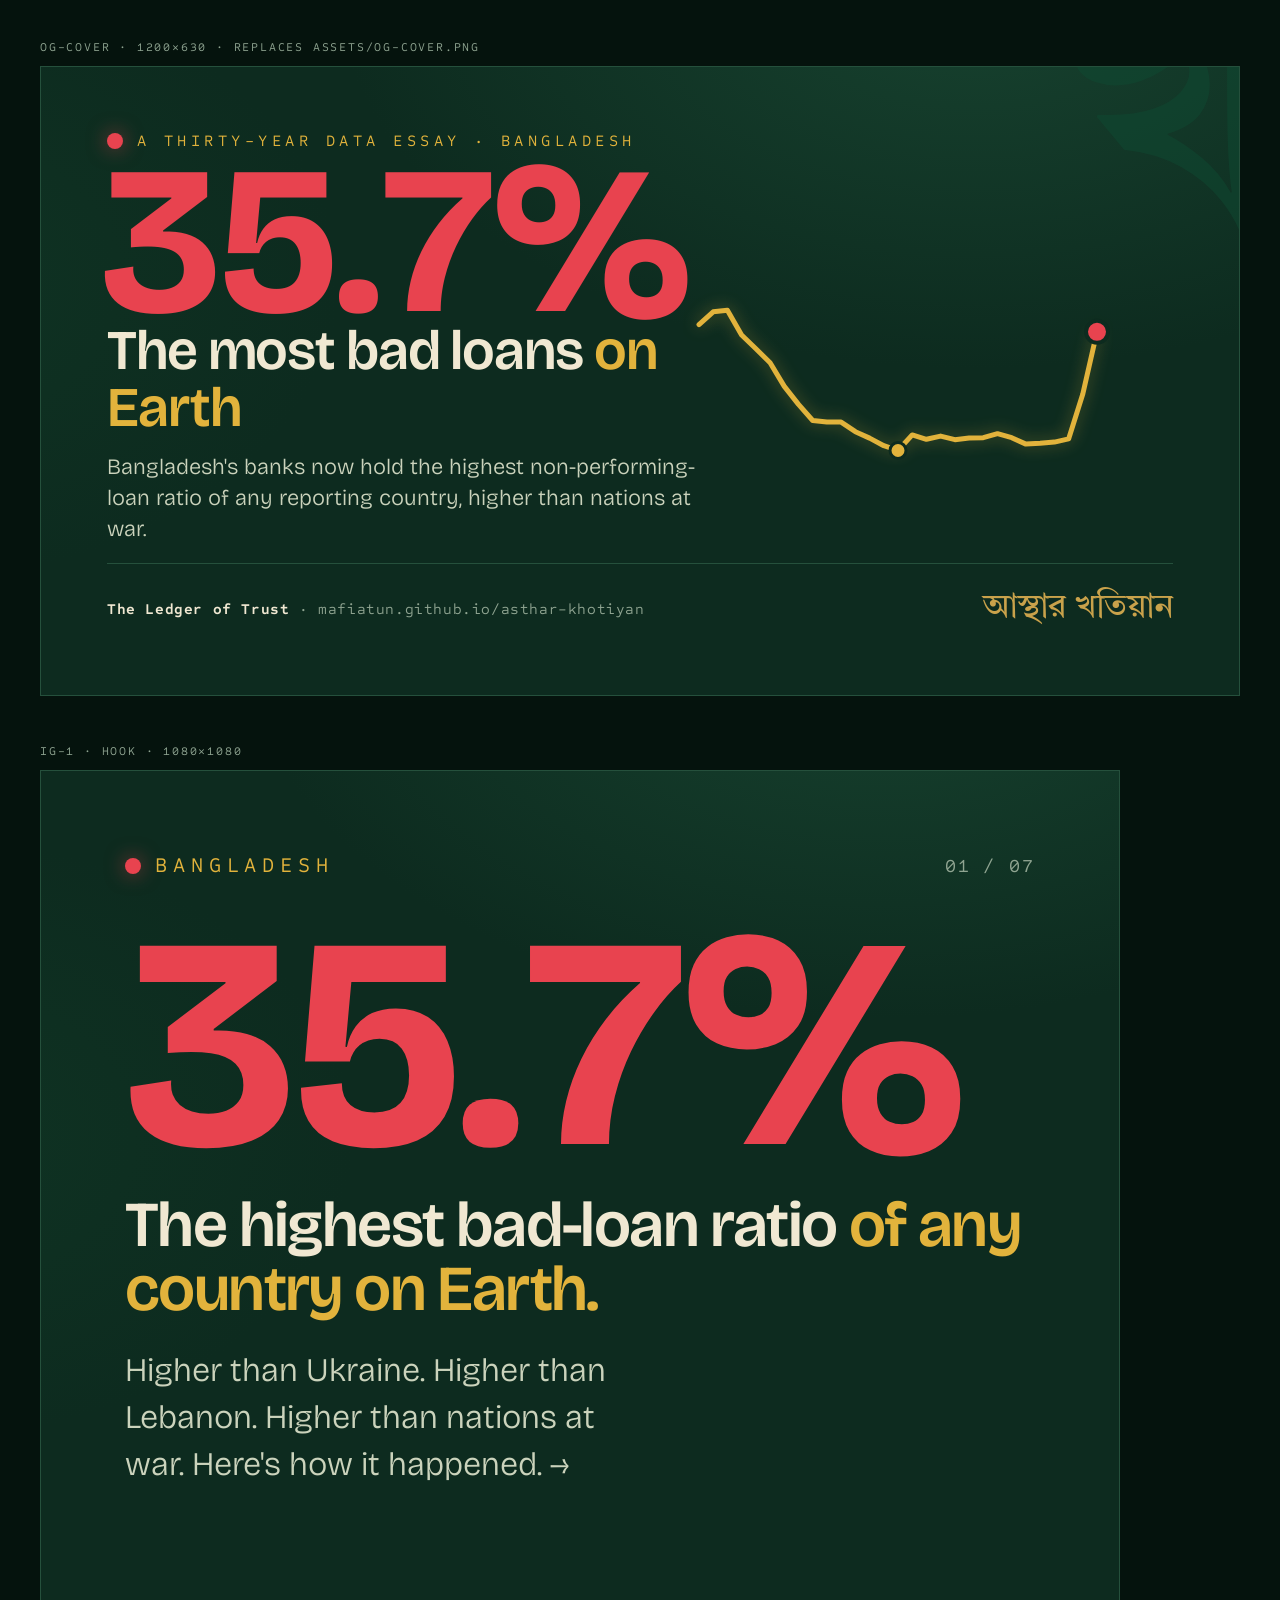
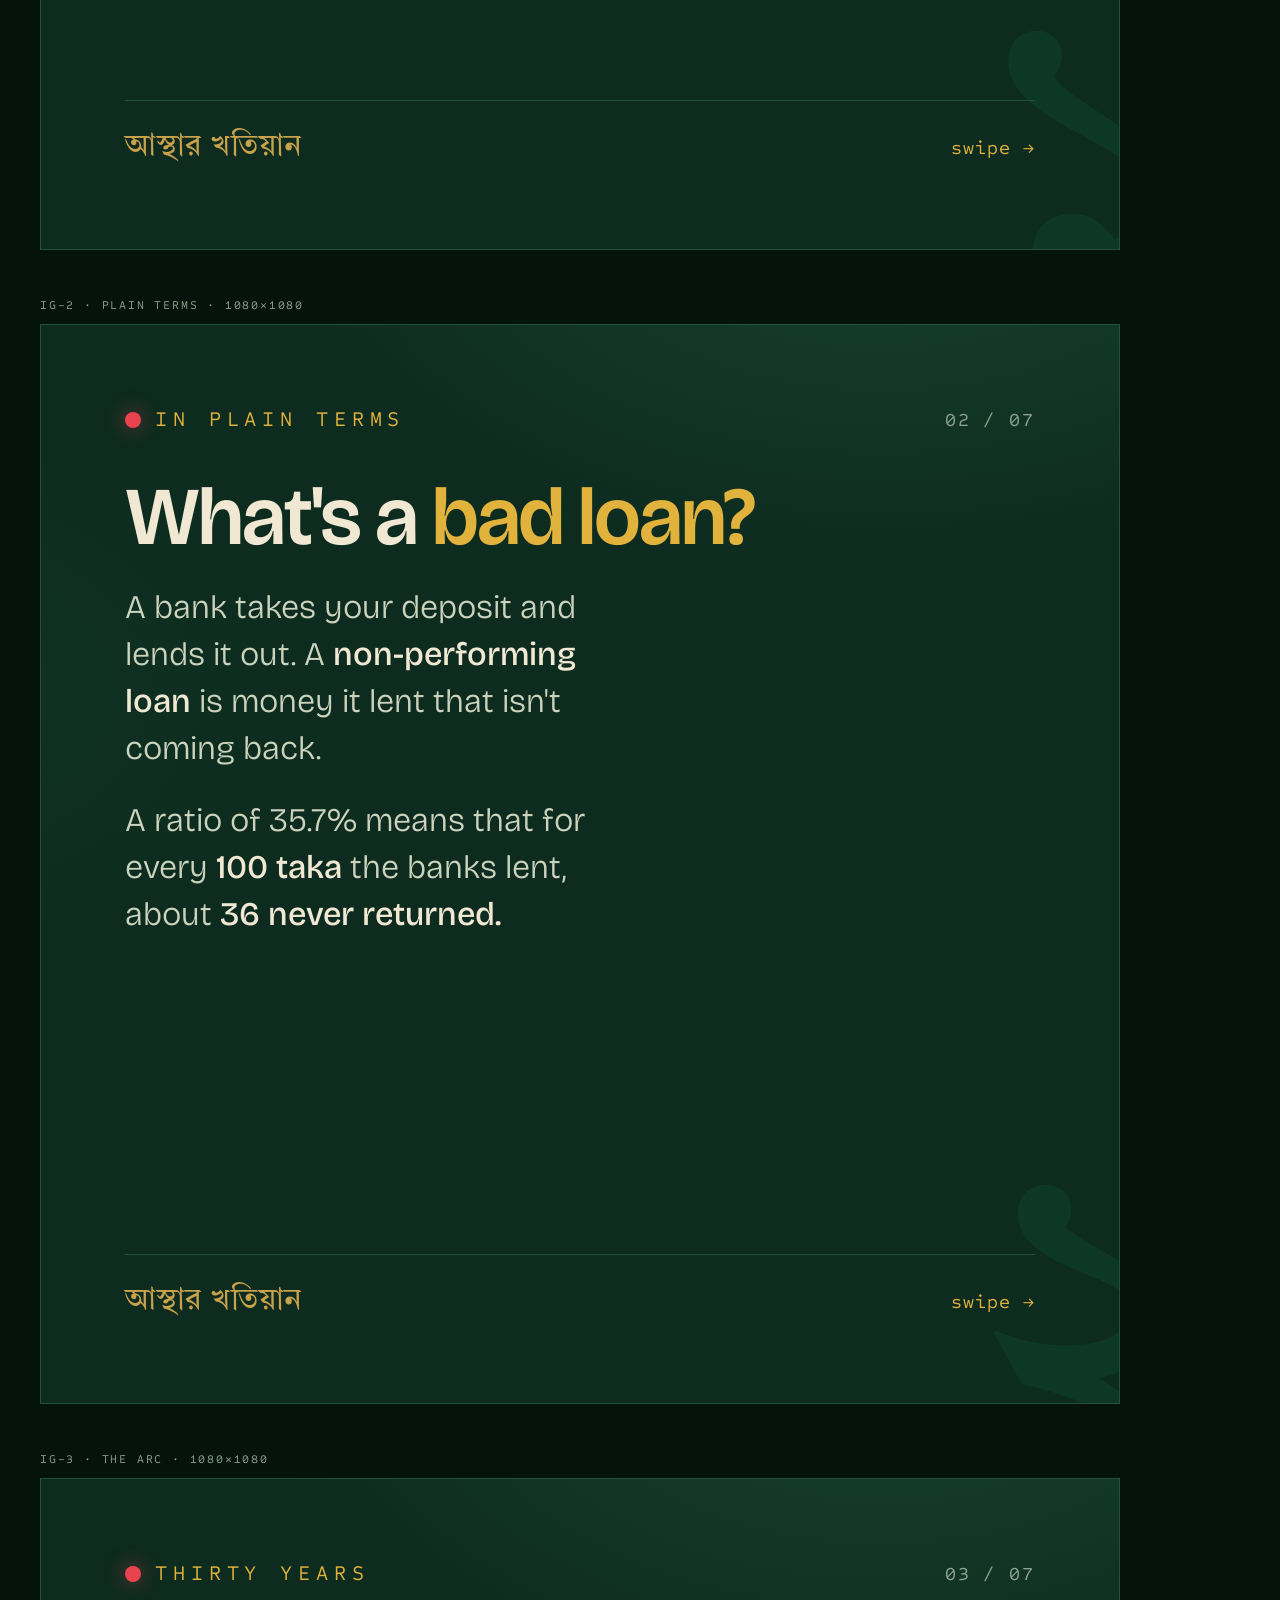
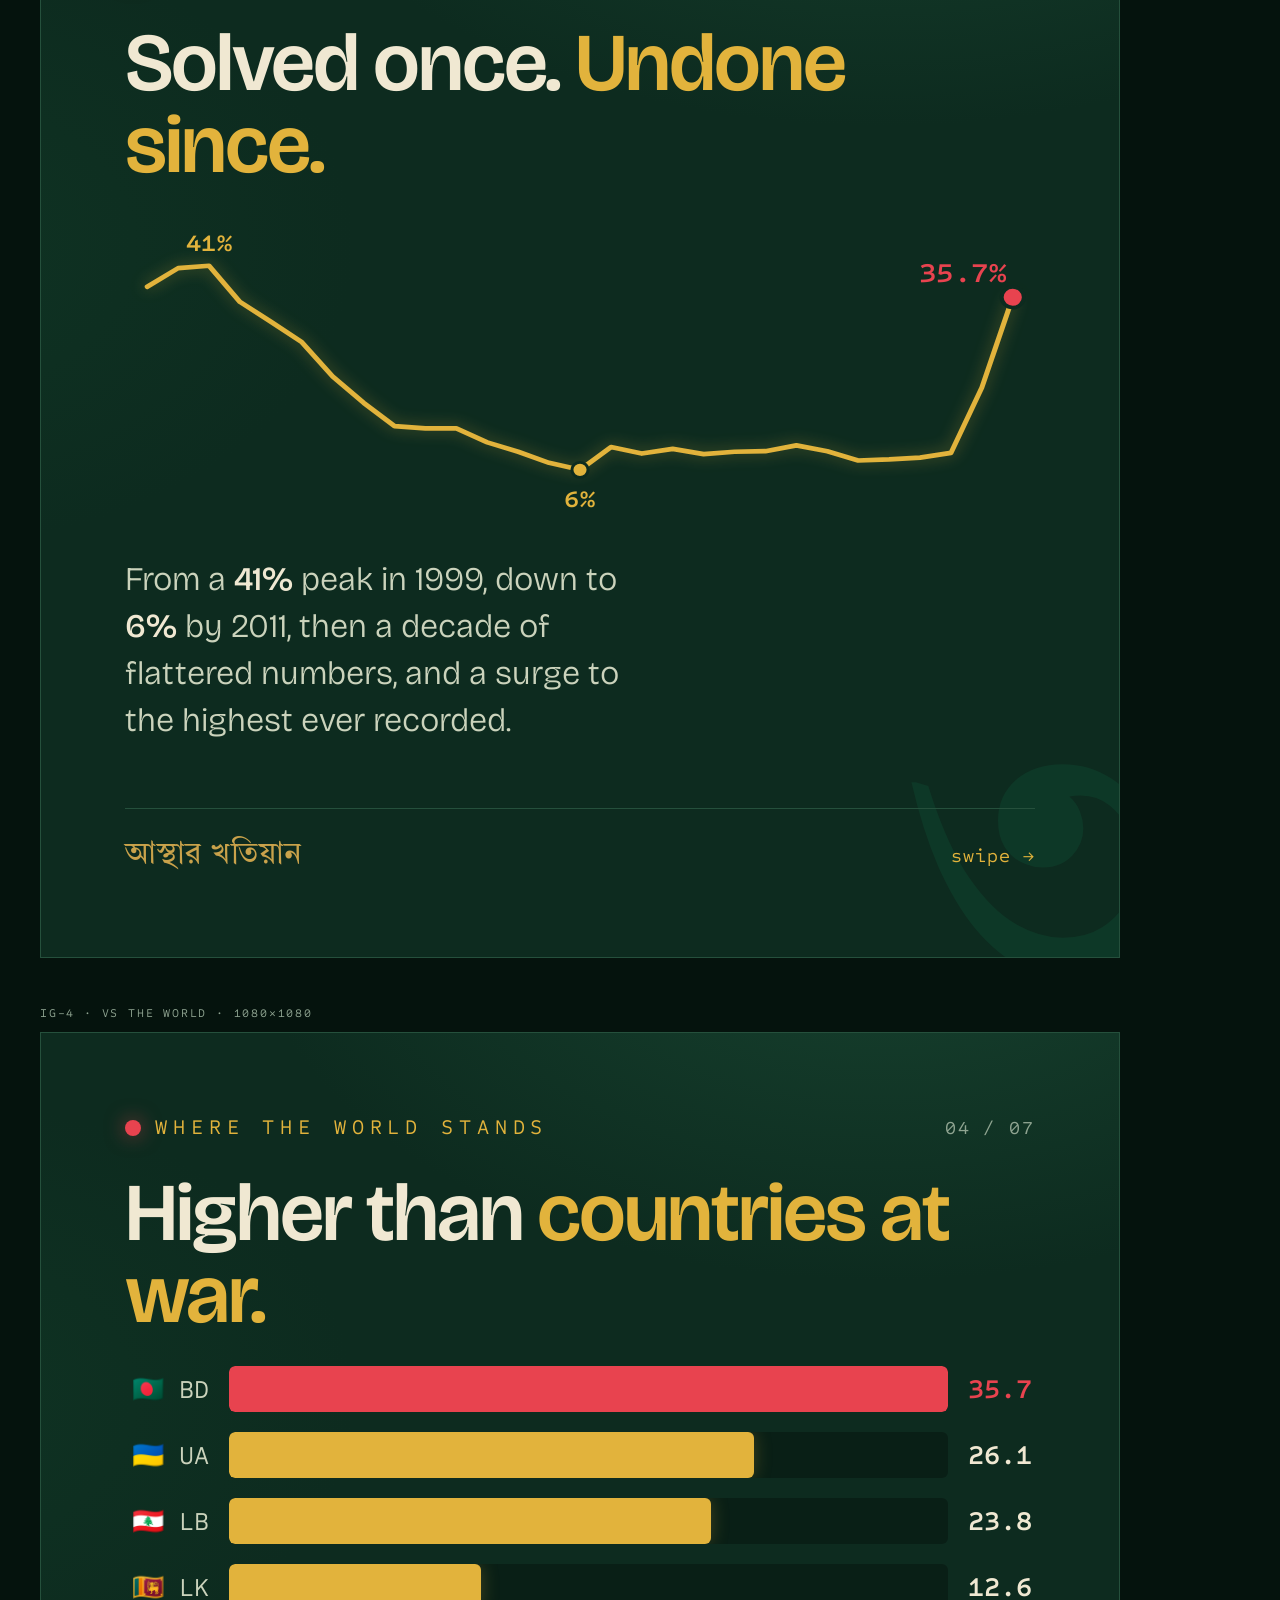
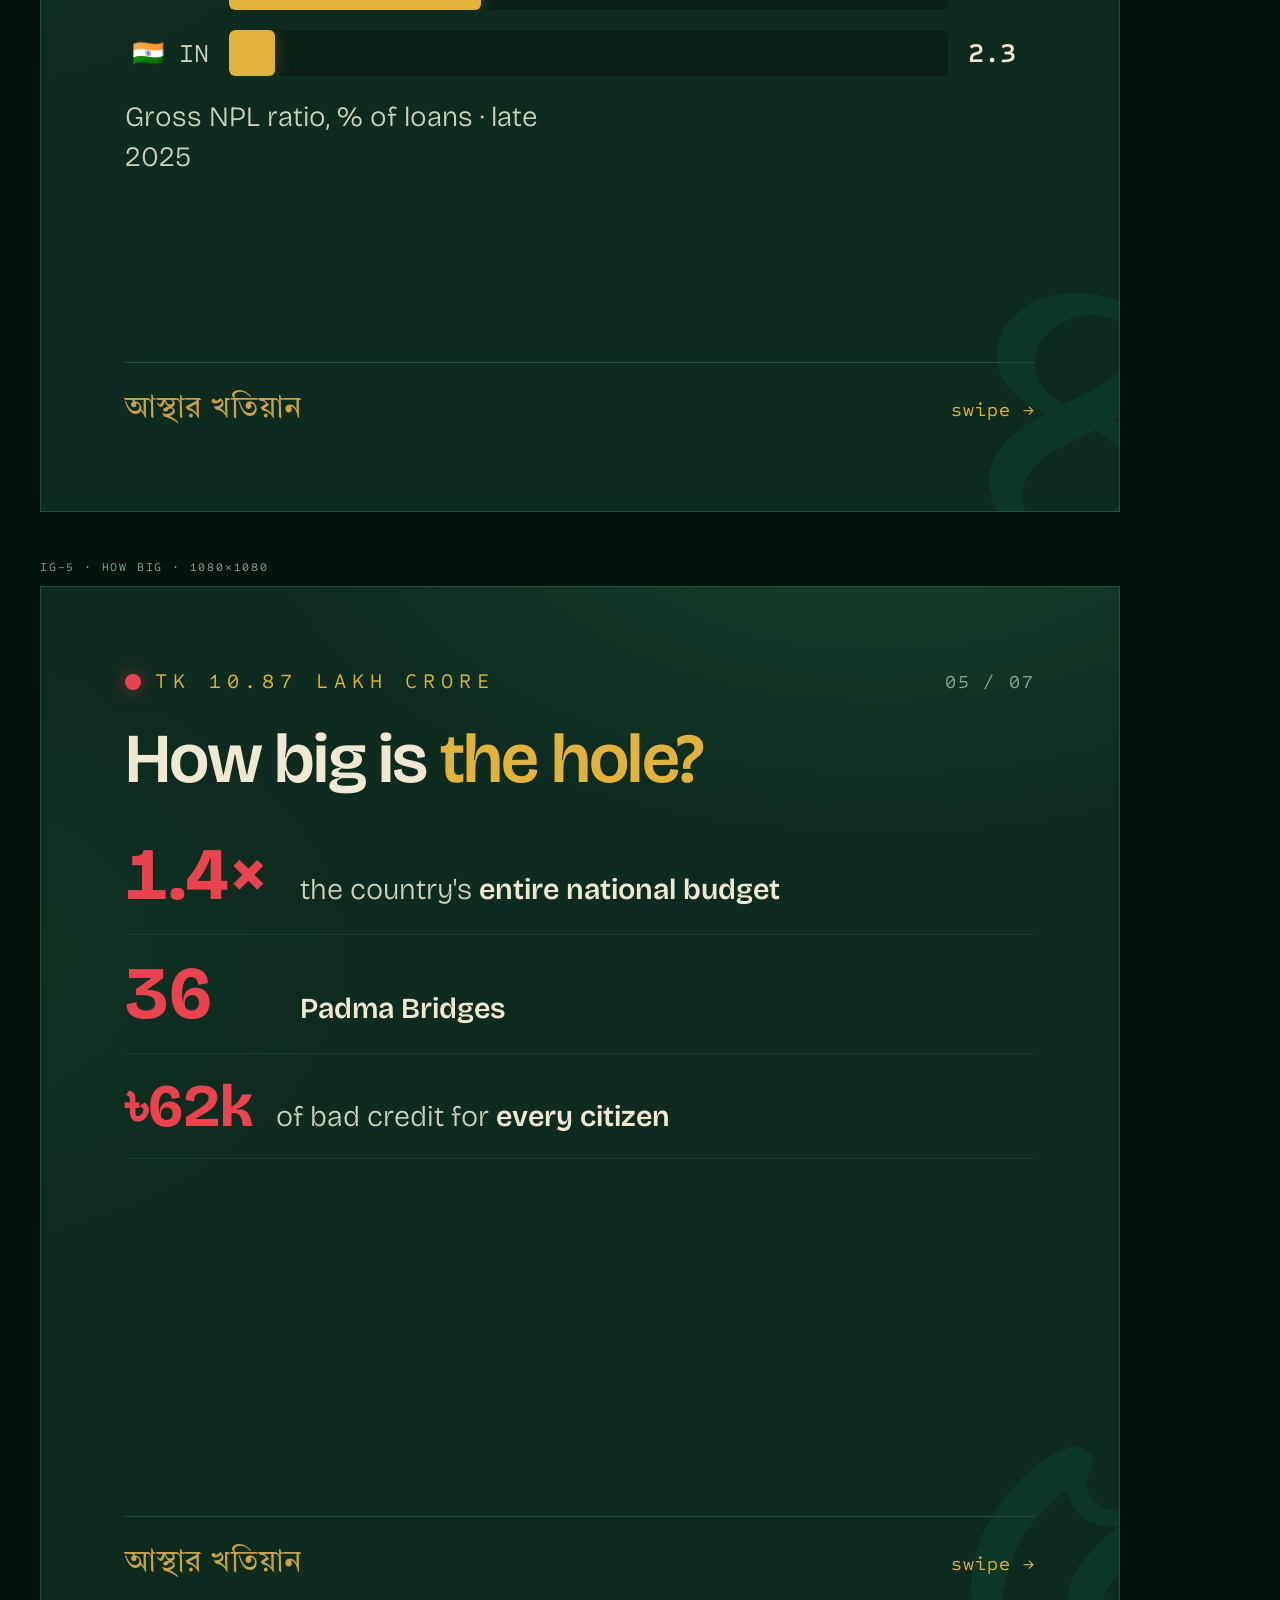
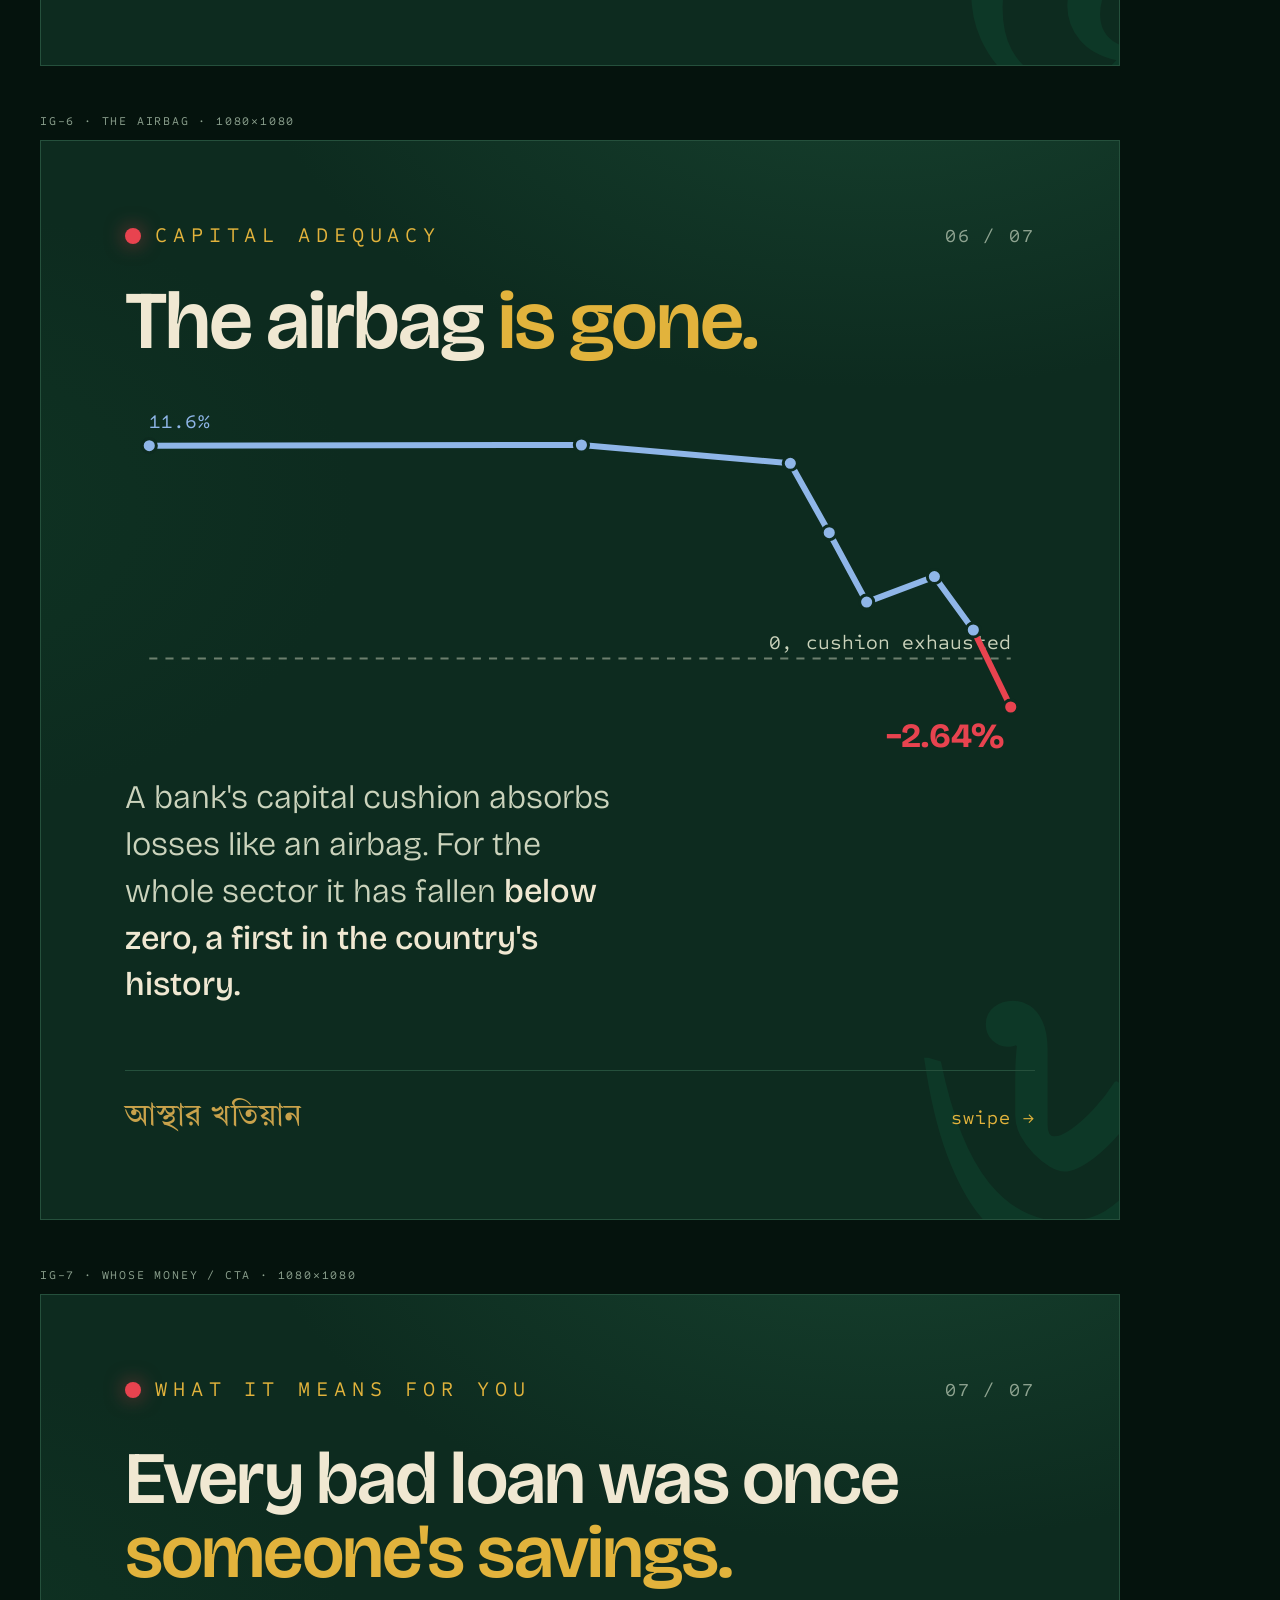
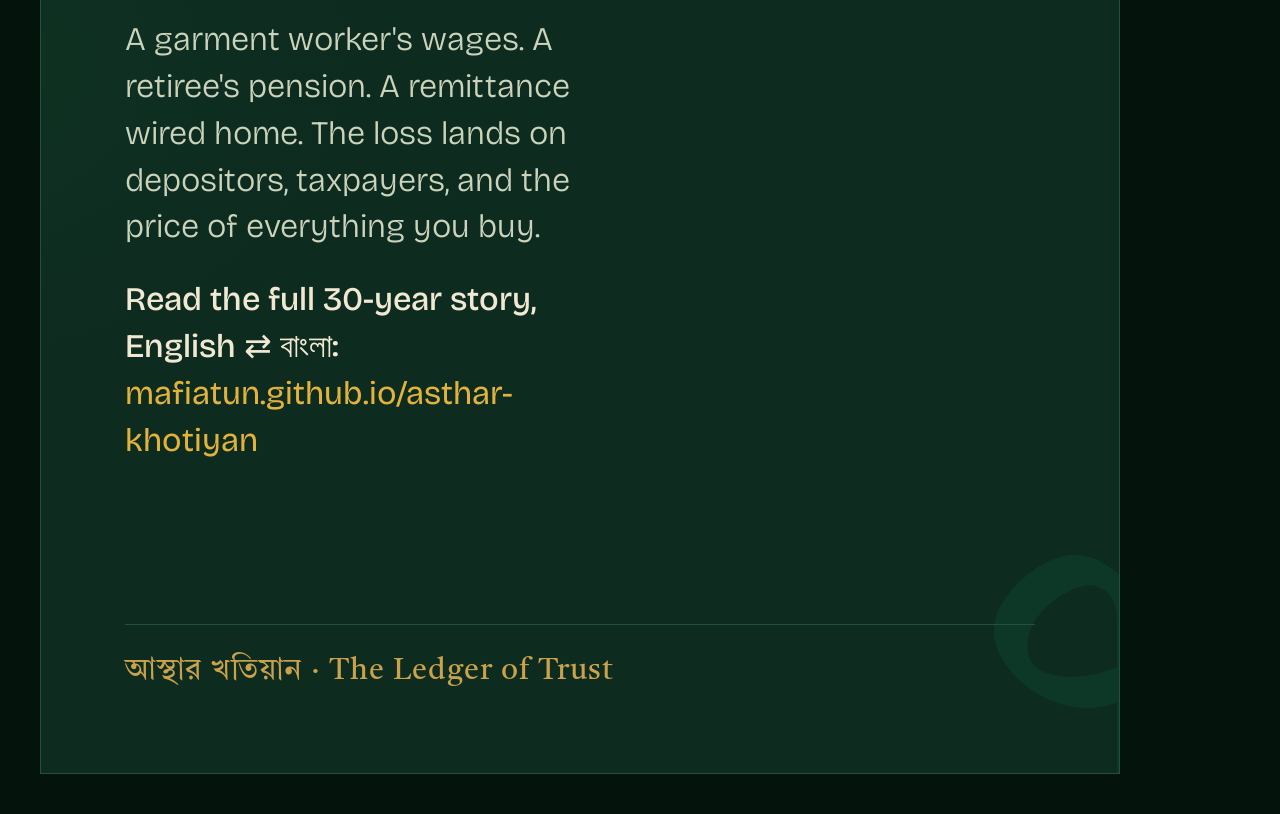
<file: social/share-kit.html>
<!DOCTYPE html>
<html lang="en">
<head>
<meta charset="UTF-8" />
<meta name="viewport" content="width=device-width, initial-scale=1.0" />
<title>Share kit · The Ledger of Trust</title>
<link rel="preconnect" href="https://fonts.googleapis.com" />
<link rel="preconnect" href="https://fonts.gstatic.com" crossorigin />
<link href="https://fonts.googleapis.com/css2?family=Bricolage+Grotesque:opsz,wght@12..96,300;12..96,400;12..96,500;12..96,600;12..96,700&family=Sometype+Mono:wght@400;500;600&family=Tiro+Bangla&family=Hind+Siliguri:wght@300;400;500;600;700&display=swap" rel="stylesheet" />
<style>
  :root{
    --field:#0D2B1F; --field-2:#0A2318; --field-3:#133A29;
    --hair:#25503C; --hair-2:#1A3C2C;
    --cream:#F0E8D2; --cream-2:#CBD3BC; --dim:#8FA491;
    --gold:#E2B33C; --gold-2:#C9A24B; --red:#E8434F; --red-deep:#C4212F; --blue:#8FB6E8;
  }
  *{box-sizing:border-box;margin:0;padding:0}
  body{background:#05130D;color:var(--cream);font-family:'Bricolage Grotesque',system-ui,sans-serif;padding:40px;display:flex;flex-wrap:wrap;gap:48px;align-items:flex-start}
  .board{display:flex;flex-direction:column;gap:12px}
  .board .cap{font-family:'Sometype Mono',monospace;font-size:12px;letter-spacing:.15em;text-transform:uppercase;color:var(--dim)}

  /* ---- shared card surface ---- */
  .card{
    position:relative;overflow:hidden;color:var(--cream);
    background:
      radial-gradient(1100px 650px at 78% -12%, #17422F 0%, transparent 58%),
      radial-gradient(820px 560px at -12% 34%, #0F3323 0%, transparent 54%),
      var(--field);
    border:1px solid var(--hair);
  }
  .card .bn-ghost{
    position:absolute;font-family:'Tiro Bangla',serif;color:#0F4A32;opacity:.5;
    white-space:nowrap;pointer-events:none;user-select:none;z-index:0;
  }
  .card .inner{position:relative;z-index:1;height:100%;display:flex;flex-direction:column}
  .disc{width:16px;height:16px;border-radius:50%;background:var(--red);box-shadow:0 0 20px rgba(232,67,79,.6);flex:none}
  .kick{font-family:'Sometype Mono',monospace;letter-spacing:.28em;text-transform:uppercase;color:var(--gold);display:flex;align-items:center;gap:14px}
  .brandline{font-family:'Sometype Mono',monospace;color:var(--dim);letter-spacing:.06em}
  .brandline b{color:var(--cream-2);font-weight:500}
  .bn{font-family:'Tiro Bangla',serif;color:var(--gold-2)}
  b.g{color:var(--gold);font-weight:600}
  b.r{color:var(--red);font-weight:600}

  /* ================= OG COVER 1200x630 ================= */
  #og{width:1200px;height:630px;padding:64px 66px}
  #og .bn-ghost{font-size:340px;right:-40px;top:-90px;line-height:1}
  #og .kick{font-size:16px}
  #og .og-num{font-weight:700;font-size:210px;line-height:.82;color:var(--red);font-variant-numeric:tabular-nums;letter-spacing:-.02em;margin:6px 0 -6px -6px}
  #og h1{font-weight:600;font-size:56px;line-height:1.02;letter-spacing:-.02em;max-width:16ch}
  #og h1 em{font-style:normal;color:var(--gold)}
  #og .og-sub{font-size:22px;color:var(--cream-2);font-weight:300;max-width:44ch;margin-top:16px;line-height:1.4}
  #og .og-foot{margin-top:auto;display:flex;align-items:center;justify-content:space-between;gap:20px;padding-top:22px;border-top:1px solid var(--hair)}
  #og .og-foot .l{font-family:'Sometype Mono',monospace;font-size:15px;color:var(--dim);letter-spacing:.04em}
  #og .og-foot .l b{color:var(--cream)}
  #og .og-foot .bn{font-size:34px}

  /* mini sparkline used on OG + a carousel card */
  .spark{width:100%;height:100%}
  .spark .ln{fill:none;stroke:var(--gold);stroke-width:5;stroke-linejoin:round;stroke-linecap:round;filter:drop-shadow(0 0 8px rgba(226,179,60,.4))}
  .spark .pk{fill:var(--red);stroke:var(--field);stroke-width:4}
  .spark .lo{fill:var(--gold);stroke:var(--field);stroke-width:3}
  .spark .plab{font-family:'Sometype Mono',monospace;font-weight:600}

  /* ================= IG CAROUSEL 1080x1080 ================= */
  .sq{width:1080px;height:1080px;padding:82px 84px}
  .sq .inner{gap:0}
  .sq .bn-ghost{font-size:420px;right:-70px;bottom:-140px;line-height:1;opacity:.42}
  .sq .kick{font-size:21px}
  .sq .idx{margin-left:auto;font-family:'Sometype Mono',monospace;font-size:19px;color:var(--dim);letter-spacing:.1em}
  .sq h2{font-weight:600;font-size:82px;line-height:1.0;letter-spacing:-.025em;margin-top:30px}
  .sq h2 em{font-style:normal;color:var(--gold)}
  .sq p{font-size:33px;line-height:1.42;color:var(--cream-2);font-weight:300;margin-top:26px;max-width:24ch}
  .sq p b{color:var(--cream);font-weight:500}
  .sq .foot{margin-top:auto;display:flex;align-items:center;gap:16px;padding-top:26px;border-top:1px solid var(--hair);font-family:'Sometype Mono',monospace;font-size:19px;color:var(--dim);letter-spacing:.05em}
  .sq .foot .bn{font-family:'Tiro Bangla',serif;font-size:30px;color:var(--gold-2)}
  .sq .foot .sw{margin-left:auto;color:var(--gold)}
  .huge{font-weight:700;font-variant-numeric:tabular-nums;color:var(--red);line-height:.85;letter-spacing:-.02em}

  /* stat rows for the "how big" + bars cards */
  .statrow{display:flex;align-items:baseline;gap:22px;padding:22px 0;border-bottom:1px solid var(--hair-2)}
  .statrow .v{font-weight:700;font-size:74px;color:var(--red);font-variant-numeric:tabular-nums;line-height:1;min-width:3.4ch}
  .statrow .t{font-size:29px;color:var(--cream-2);line-height:1.3;font-weight:300}
  .statrow .t b{color:var(--cream);font-weight:600}

  .bars{margin-top:30px;display:flex;flex-direction:column;gap:20px}
  .bar{display:flex;align-items:center;gap:20px}
  .bar .nm{width:5.6ch;font-family:'Sometype Mono',monospace;font-size:26px;color:var(--cream-2);text-align:right}
  .bar .track{flex:1;height:46px;background:rgba(0,0,0,.28);border-radius:6px;overflow:hidden}
  .bar .fill{display:block;height:100%;border-radius:6px;background:var(--gold);box-shadow:0 0 18px rgba(226,179,60,.25)}
  .bar.bd .fill{background:var(--red);box-shadow:0 0 20px rgba(232,67,79,.4)}
  .bar .pv{font-family:'Sometype Mono',monospace;font-weight:600;font-size:28px;width:4.2ch}
  .bar.bd .pv{color:var(--red)}

  /* CRAR "airbag" card */
  .crar-wrap{margin-top:34px;position:relative;height:360px}
  .crar-wrap svg{width:100%;height:100%}
  .crar-wrap .zl{stroke:var(--cream-2);stroke-width:2;stroke-dasharray:8 8;opacity:.5}
  .crar-wrap .cl{fill:none;stroke:var(--blue);stroke-width:6;stroke-linejoin:round;stroke-linecap:round}
  .crar-wrap .neg{fill:none;stroke:var(--red);stroke-width:6;stroke-linejoin:round;stroke-linecap:round}
  .crar-wrap .d{fill:var(--blue);stroke:var(--field);stroke-width:3}
  .crar-wrap .dn{fill:var(--red);stroke:var(--field);stroke-width:3}
</style>
</head>
<body>

<!-- ============================ OG COVER ============================ -->
<div class="board">
  <div class="cap">og-cover · 1200×630 · replaces assets/og-cover.png</div>
  <div class="card" id="og">
    <div class="bn-ghost" aria-hidden="true">খ</div>
    <div class="inner">
      <div class="kick"><span class="disc"></span>A thirty-year data essay · Bangladesh</div>
      <div class="og-num">35.7%</div>
      <h1>The most bad loans <em>on Earth</em></h1>
      <div class="og-sub">Bangladesh's banks now hold the highest non-performing-loan ratio of any reporting country, higher than nations at war.</div>
      <div style="position:absolute;right:60px;top:150px;width:430px;height:210px">
        <svg class="spark" id="ogspark" viewBox="0 0 430 210" preserveAspectRatio="none"></svg>
      </div>
      <div class="og-foot">
        <div class="l"><b>The Ledger of Trust</b> · mafiatun.github.io/asthar-khotiyan</div>
        <div class="bn">আস্থার খতিয়ান</div>
      </div>
    </div>
  </div>
</div>

<!-- ============================ IG CAROUSEL ============================ -->
<!-- 1 · HOOK -->
<div class="board">
  <div class="cap">ig-1 · hook · 1080×1080</div>
  <div class="card sq" data-ig="1">
    <div class="bn-ghost" aria-hidden="true">১</div>
    <div class="inner">
      <div class="kick"><span class="disc"></span>Bangladesh<span class="idx">01 / 07</span></div>
      <div class="huge" style="font-size:300px;margin-top:40px">35.7%</div>
      <h2 style="font-size:64px;margin-top:20px">The highest bad-loan ratio <em>of any country on Earth.</em></h2>
      <p>Higher than Ukraine. Higher than Lebanon. Higher than nations at war. Here's how it happened. →</p>
      <div class="foot"><span class="bn">আস্থার খতিয়ান</span><span class="sw">swipe →</span></div>
    </div>
  </div>
</div>

<!-- 2 · WHAT IS IT -->
<div class="board">
  <div class="cap">ig-2 · plain terms · 1080×1080</div>
  <div class="card sq" data-ig="2">
    <div class="bn-ghost" aria-hidden="true">২</div>
    <div class="inner">
      <div class="kick"><span class="disc"></span>In plain terms<span class="idx">02 / 07</span></div>
      <h2 style="margin-top:44px">What's a <em>bad loan?</em></h2>
      <p>A bank takes your deposit and lends it out. A <b>non-performing loan</b> is money it lent that isn't coming back.</p>
      <p>A ratio of 35.7% means that for every <b>100 taka</b> the banks lent, about <b>36 never returned.</b></p>
      <div class="foot"><span class="bn">আস্থার খতিয়ান</span><span class="sw">swipe →</span></div>
    </div>
  </div>
</div>

<!-- 3 · THE 30-YEAR ARC -->
<div class="board">
  <div class="cap">ig-3 · the arc · 1080×1080</div>
  <div class="card sq" data-ig="3">
    <div class="bn-ghost" aria-hidden="true">৩</div>
    <div class="inner">
      <div class="kick"><span class="disc"></span>Thirty years<span class="idx">03 / 07</span></div>
      <h2 style="margin-top:36px">Solved once. <em>Undone since.</em></h2>
      <div style="margin-top:40px;height:300px">
        <svg class="spark" id="igspark" viewBox="0 0 900 320" preserveAspectRatio="none"></svg>
      </div>
      <p style="margin-top:30px">From a <b>41%</b> peak in 1999, down to <b>6%</b> by 2011, then a decade of flattered numbers, and a surge to the highest ever recorded.</p>
      <div class="foot"><span class="bn">আস্থার খতিয়ান</span><span class="sw">swipe →</span></div>
    </div>
  </div>
</div>

<!-- 4 · WORSE THAN WAR -->
<div class="board">
  <div class="cap">ig-4 · vs the world · 1080×1080</div>
  <div class="card sq" data-ig="4">
    <div class="bn-ghost" aria-hidden="true">৪</div>
    <div class="inner">
      <div class="kick"><span class="disc"></span>Where the world stands<span class="idx">04 / 07</span></div>
      <h2 style="margin-top:32px">Higher than <em>countries at war.</em></h2>
      <div class="bars">
        <div class="bar bd"><span class="nm">🇧🇩 BD</span><span class="track"><span class="fill" style="width:100%"></span></span><span class="pv">35.7</span></div>
        <div class="bar"><span class="nm">🇺🇦 UA</span><span class="track"><span class="fill" style="width:73%"></span></span><span class="pv">26.1</span></div>
        <div class="bar"><span class="nm">🇱🇧 LB</span><span class="track"><span class="fill" style="width:67%"></span></span><span class="pv">23.8</span></div>
        <div class="bar"><span class="nm">🇱🇰 LK</span><span class="track"><span class="fill" style="width:35%"></span></span><span class="pv">12.6</span></div>
        <div class="bar"><span class="nm">🇮🇳 IN</span><span class="track"><span class="fill" style="width:6.4%"></span></span><span class="pv">2.3</span></div>
      </div>
      <p style="margin-top:22px;font-size:28px">Gross NPL ratio, % of loans · late 2025</p>
      <div class="foot"><span class="bn">আস্থার খতিয়ান</span><span class="sw">swipe →</span></div>
    </div>
  </div>
</div>

<!-- 5 · HOW BIG -->
<div class="board">
  <div class="cap">ig-5 · how big · 1080×1080</div>
  <div class="card sq" data-ig="5">
    <div class="bn-ghost" aria-hidden="true">৫</div>
    <div class="inner">
      <div class="kick"><span class="disc"></span>Tk 10.87 lakh crore<span class="idx">05 / 07</span></div>
      <h2 style="margin-top:30px;font-size:70px">How big is <em>the hole?</em></h2>
      <div style="margin-top:22px">
        <div class="statrow"><span class="v">1.4×</span><span class="t">the country's <b>entire national budget</b></span></div>
        <div class="statrow"><span class="v">36</span><span class="t"><b>Padma Bridges</b></span></div>
        <div class="statrow"><span class="v" style="font-size:60px">৳62k</span><span class="t">of bad credit for <b>every citizen</b></span></div>
      </div>
      <div class="foot"><span class="bn">আস্থার খতিয়ান</span><span class="sw">swipe →</span></div>
    </div>
  </div>
</div>

<!-- 6 · THE AIRBAG -->
<div class="board">
  <div class="cap">ig-6 · the airbag · 1080×1080</div>
  <div class="card sq" data-ig="6">
    <div class="bn-ghost" aria-hidden="true">৬</div>
    <div class="inner">
      <div class="kick"><span class="disc"></span>Capital adequacy<span class="idx">06 / 07</span></div>
      <h2 style="margin-top:32px">The airbag <em>is gone.</em></h2>
      <div class="crar-wrap"><svg id="crar" viewBox="0 0 900 360" preserveAspectRatio="none"></svg></div>
      <p style="margin-top:18px">A bank's capital cushion absorbs losses like an airbag. For the whole sector it has fallen <b>below zero, a first in the country's history.</b></p>
      <div class="foot"><span class="bn">আস্থার খতিয়ান</span><span class="sw">swipe →</span></div>
    </div>
  </div>
</div>

<!-- 7 · WHOSE MONEY + CTA -->
<div class="board">
  <div class="cap">ig-7 · whose money / CTA · 1080×1080</div>
  <div class="card sq" data-ig="7">
    <div class="bn-ghost" aria-hidden="true">৭</div>
    <div class="inner">
      <div class="kick"><span class="disc"></span>What it means for you<span class="idx">07 / 07</span></div>
      <h2 style="margin-top:40px;font-size:74px">Every bad loan was once <em>someone's savings.</em></h2>
      <p>A garment worker's wages. A retiree's pension. A remittance wired home. The loss lands on depositors, taxpayers, and the price of everything you buy.</p>
      <p style="color:var(--gold);font-weight:400"><b class="g">Read the full 30-year story, English ⇄ বাংলা:</b><br>mafiatun.github.io/asthar-khotiyan</p>
      <div class="foot"><span class="bn">আস্থার খতিয়ান · The Ledger of Trust</span></div>
    </div>
  </div>
</div>

<script>
// Real NPL series (year, gross NPL %). Dec values; 2025 uses the Sep peak for the spike.
const SERIES=[[1997,37.5],[1998,40.7],[1999,41.1],[2000,34.9],[2001,31.5],[2002,28.0],[2003,22.1],[2004,17.6],[2005,13.6],[2006,13.2],[2007,13.2],[2008,10.8],[2009,9.2],[2010,7.3],[2011,6.1],[2012,10.0],[2013,8.9],[2014,9.7],[2015,8.8],[2016,9.2],[2017,9.3],[2018,10.3],[2019,9.3],[2020,7.7],[2021,7.9],[2022,8.2],[2023,9.0],[2024,20.2],[2025,35.7]];
const CRAR=[[2020,11.6],[2023,11.64],[2024.45,10.64],[2024.72,6.86],[2024.98,3.08],[2025.45,4.47],[2025.72,1.56],[2025.98,-2.64]];

function drawSpark(id,w,h,{pad=10,showLabels=true}={}){
  const svg=document.getElementById(id); if(!svg)return;
  const xs=SERIES.map(d=>d[0]),ys=SERIES.map(d=>d[1]);
  const x0=Math.min(...xs),x1=Math.max(...xs),ymax=Math.max(...ys);
  const X=v=>pad+(v-x0)/(x1-x0)*(w-2*pad);
  const Y=v=>h-pad-(v/ (ymax*1.08))*(h-2*pad);
  const d=SERIES.map((p,i)=>(i?'L':'M')+X(p[0]).toFixed(1)+' '+Y(p[1]).toFixed(1)).join(' ');
  let el=`<path class="ln" d="${d}"/>`;
  // low point 2011 (6.1) and peak 2025 (35.7)
  const lo=SERIES.find(p=>p[0]===2011),pk=SERIES[SERIES.length-1];
  el+=`<circle class="lo" cx="${X(lo[0]).toFixed(1)}" cy="${Y(lo[1]).toFixed(1)}" r="8"/>`;
  el+=`<circle class="pk" cx="${X(pk[0]).toFixed(1)}" cy="${Y(pk[1]).toFixed(1)}" r="11"/>`;
  if(showLabels){
    el+=`<text class="plab" x="${X(1999)}" y="${Y(41.1)-16}" fill="#E2B33C" font-size="26" text-anchor="middle">41%</text>`;
    el+=`<text class="plab" x="${X(2011)}" y="${Y(6.1)+40}" fill="#E2B33C" font-size="26" text-anchor="middle">6%</text>`;
    el+=`<text class="plab" x="${X(2025)-6}" y="${Y(35.7)-16}" fill="#E8434F" font-size="30" text-anchor="end">35.7%</text>`;
  }
  svg.innerHTML=el;
}
function drawCrar(){
  const svg=document.getElementById('crar'); if(!svg)return;
  const w=900,h=360,pad=24;
  const xs=CRAR.map(d=>d[0]);const x0=Math.min(...xs),x1=Math.max(...xs);
  const ymin=-4,ymax=13;
  const X=v=>pad+(v-x0)/(x1-x0)*(w-2*pad);
  const Y=v=>pad+(ymax-v)/(ymax-ymin)*(h-2*pad);
  const zeroY=Y(0);
  let el=`<line class="zl" x1="${pad}" y1="${zeroY}" x2="${w-pad}" y2="${zeroY}"/>`;
  el+=`<text x="${w-pad}" y="${zeroY-10}" fill="#CBD3BC" font-family="'Sometype Mono',monospace" font-size="20" text-anchor="end">0, cushion exhausted</text>`;
  // split path at zero-crossing: positive (blue) then negative (red)
  const posPts=[],allPts=CRAR.map(d=>[X(d[0]),Y(d[1]),d[1]]);
  const dPos=allPts.filter(p=>p[2]>=0).map((p,i)=>(i?'L':'M')+p[0].toFixed(1)+' '+p[1].toFixed(1)).join(' ');
  el+=`<path class="cl" d="${dPos}"/>`;
  // connector + negative segment (last two points)
  const last2=allPts.slice(-2);
  el+=`<path class="neg" d="M${last2[0][0].toFixed(1)} ${last2[0][1].toFixed(1)} L${last2[1][0].toFixed(1)} ${last2[1][1].toFixed(1)}"/>`;
  allPts.forEach(p=>{ el+=`<circle class="${p[2]<0?'dn':'d'}" cx="${p[0].toFixed(1)}" cy="${p[1].toFixed(1)}" r="7"/>`; });
  const end=allPts[allPts.length-1];
  el+=`<text x="${end[0]-6}" y="${end[1]+40}" fill="#E8434F" font-family="'Bricolage Grotesque'" font-weight="700" font-size="34" text-anchor="end">−2.64%</text>`;
  el+=`<text x="${allPts[0][0]}" y="${allPts[0][1]-18}" fill="#8FB6E8" font-family="'Sometype Mono',monospace" font-size="20">11.6%</text>`;
  svg.innerHTML=el;
}
drawSpark('ogspark',430,210,{pad:16,showLabels:false});
drawSpark('igspark',900,320,{pad:22,showLabels:true});
drawCrar();
</script>
</body>
</html>
</file>
